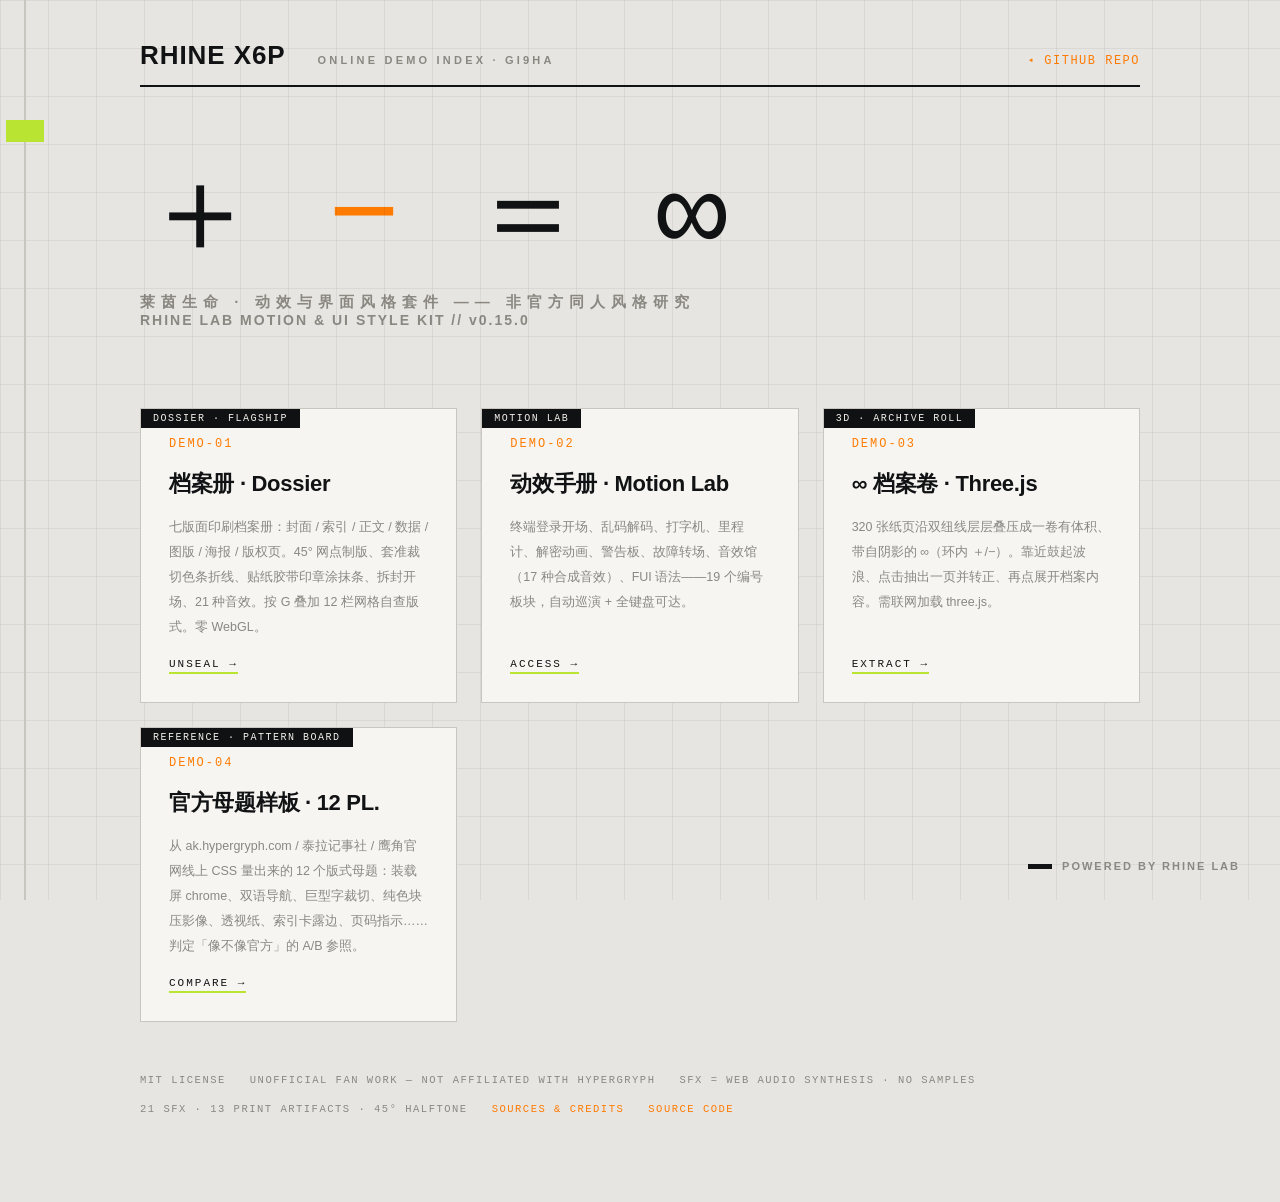
<file: index.html>
<!DOCTYPE html>
<html lang="zh-CN">
<head>
<meta charset="UTF-8">
<meta name="viewport" content="width=device-width, initial-scale=1.0">
<title>RHINE LAB — rhine-lab-motion · 在线演示 / Live Demo</title>
<link rel="stylesheet" href="assets/starter/rhinelab.css">
<style>
  .land { max-width: 1080px; margin: 0 auto; padding: 0 40px 80px; }
  .land-hero { padding: 72px 0 40px; }
  .land-hero .inf { font-family: var(--rl-font-mono); font-size: clamp(56px, 10vw, 120px); line-height: 1; letter-spacing: -2px; }
  .land-hero .inf .o { color: var(--rl-orange); }
  .land-hero .cn { font-size: 15px; letter-spacing: 6px; color: var(--rl-mute); margin-top: 14px; font-weight: 600; }
  .cards { display: grid; grid-template-columns: repeat(auto-fit, minmax(300px, 1fr)); gap: 24px; margin-top: 40px; }
  .card { display: flex; flex-direction: column; text-decoration: none; color: var(--rl-ink); background: var(--rl-card);
    border: 1px solid var(--rl-faint); padding: 28px; position: relative;
    transition: transform 0.28s cubic-bezier(0.33,1,0.68,1), border-color 0.28s, box-shadow 0.28s; }
  .card:hover { transform: translateY(-6px); border-color: var(--rl-ink); box-shadow: 0 16px 36px rgba(17,18,20,0.15); }
  .card .tab { position: absolute; top: 0; left: 0; background: var(--rl-plate); color: var(--rl-ink-inv);
    font-family: var(--rl-font-mono); font-size: 10px; letter-spacing: 1.5px; padding: 4px 12px; }
  .card h2 { font-size: 22px; font-weight: 700; letter-spacing: -0.3px; margin: 18px 0 6px; }
  .card .no { font-family: var(--rl-font-mono); font-size: 12px; color: var(--rl-orange); letter-spacing: 2px; }
  .card p { font-size: 12.5px; line-height: 2; color: var(--rl-mute); margin-top: 10px; }
  .card .go { display: inline-block; margin-top: auto; padding-top: 18px; align-self: flex-start; font-family: var(--rl-font-mono); font-size: 11px;
    letter-spacing: 2px; color: var(--rl-ink); border-bottom: 2px solid var(--rl-lime); padding-bottom: 2px; }
  .meta { font-family: var(--rl-font-mono); font-size: 10.5px; letter-spacing: 1.5px; color: var(--rl-mute);
    display: flex; flex-wrap: wrap; gap: 8px 24px; margin-top: 48px; line-height: 2; }
  .meta a { color: var(--rl-orange); text-decoration: none; }
  .meta a:hover { text-decoration: underline; }
  .hud-os a { color: var(--rl-orange); text-decoration: none; font-family: var(--rl-font-mono); font-size: 12px; letter-spacing: 1.5px; }
</style>
</head>
<body>
<div class="rail"></div>

<div class="land">
  <header class="hud-header">
    <div class="hud-title" data-scramble data-seed="1">RHINE LAB</div>
    <div class="hud-sub" data-scramble data-seed="2">ONLINE DEMO INDEX · GITHUB PAGES</div>
    <div class="hud-os"><a href="https://github.com/Rad-Weed/rhine-lab-motion" target="_blank" rel="noopener">◂ GITHUB REPO</a></div>
  </header>

  <section class="land-hero">
    <div class="inf" aria-hidden="true">＋ <span class="o">−</span> ＝ ∞</div>
    <div class="cn" data-cjk>莱茵生命 · 动效与界面风格套件 —— 非官方同人风格研究</div>
    <div class="hero-sub" data-type>RHINE LAB MOTION &amp; UI STYLE KIT // v0.15.0</div>
  </section>

  <div class="cards">
    <a class="card" href="assets/starter/index.html">
      <span class="tab">DOSSIER · FLAGSHIP</span>
      <div class="no">DEMO-01</div>
      <h2>档案册 · Dossier</h2>
      <p>七版面印刷档案册：封面 / 索引 / 正文 / 数据 / 图版 / 海报 / 版权页。45° 网点制版、套准裁切色条折线、贴纸胶带印章涂抹条、拆封开场、21 种音效。按 G 叠加 12 栏网格自查版式。零 WebGL。</p>
      <span class="go">UNSEAL →</span>
    </a>
    <a class="card" href="assets/starter/motion-lab.html">
      <span class="tab">MOTION LAB</span>
      <div class="no">DEMO-02</div>
      <h2>动效手册 · Motion Lab</h2>
      <p>终端登录开场、乱码解码、打字机、里程计、解密动画、警告板、故障转场、音效馆（17 种合成音效）、FUI 语法——19 个编号板块，自动巡演 + 全键盘可达。</p>
      <span class="go">ACCESS →</span>
    </a>
    <a class="card" href="assets/starter/scene3d.html">
      <span class="tab">3D · ARCHIVE ROLL</span>
      <div class="no">DEMO-03</div>
      <h2>∞ 档案卷 · Three.js</h2>
      <p>320 张纸页沿双纽线层层叠压成一卷有体积、带自阴影的 ∞（环内 ＋/−）。靠近鼓起波浪、点击抽出一页并转正、再点展开档案内容。需联网加载 three.js。</p>
      <span class="go">EXTRACT →</span>
    </a>
    <a class="card" href="assets/starter/pattern-board.html">
      <span class="tab">REFERENCE · PATTERN BOARD</span>
      <div class="no">DEMO-04</div>
      <h2>官方母题样板 · 12 PL.</h2>
      <p>从 ak.hypergryph.com / 泰拉记事社 / 鹰角官网线上 CSS 量出来的 12 个版式母题：装载屏 chrome、双语导航、巨型字裁切、纯色块压影像、透视纸、索引卡露边、页码指示……判定「像不像官方」的 A/B 参照。</p>
      <span class="go">COMPARE →</span>
    </a>
  </div>

  <div class="meta">
    <span>MIT LICENSE</span>
    <span>UNOFFICIAL FAN WORK — NOT AFFILIATED WITH HYPERGRYPH</span>
    <span>SFX = WEB AUDIO SYNTHESIS · NO SAMPLES</span>
    <span>21 SFX · 13 PRINT ARTIFACTS · 45° HALFTONE</span>
    <span><a href="https://github.com/Rad-Weed/rhine-lab-motion/blob/main/references/sources.md" target="_blank" rel="noopener">SOURCES &amp; CREDITS</a></span>
    <span><a href="https://github.com/Rad-Weed/rhine-lab-motion" target="_blank" rel="noopener">SOURCE CODE</a></span>
  </div>
</div>

<div class="hud-footer"><i></i>POWERED BY RHINE LAB</div>

<script src="assets/starter/rhinelab.js"></script>
</body>
</html>
</file>
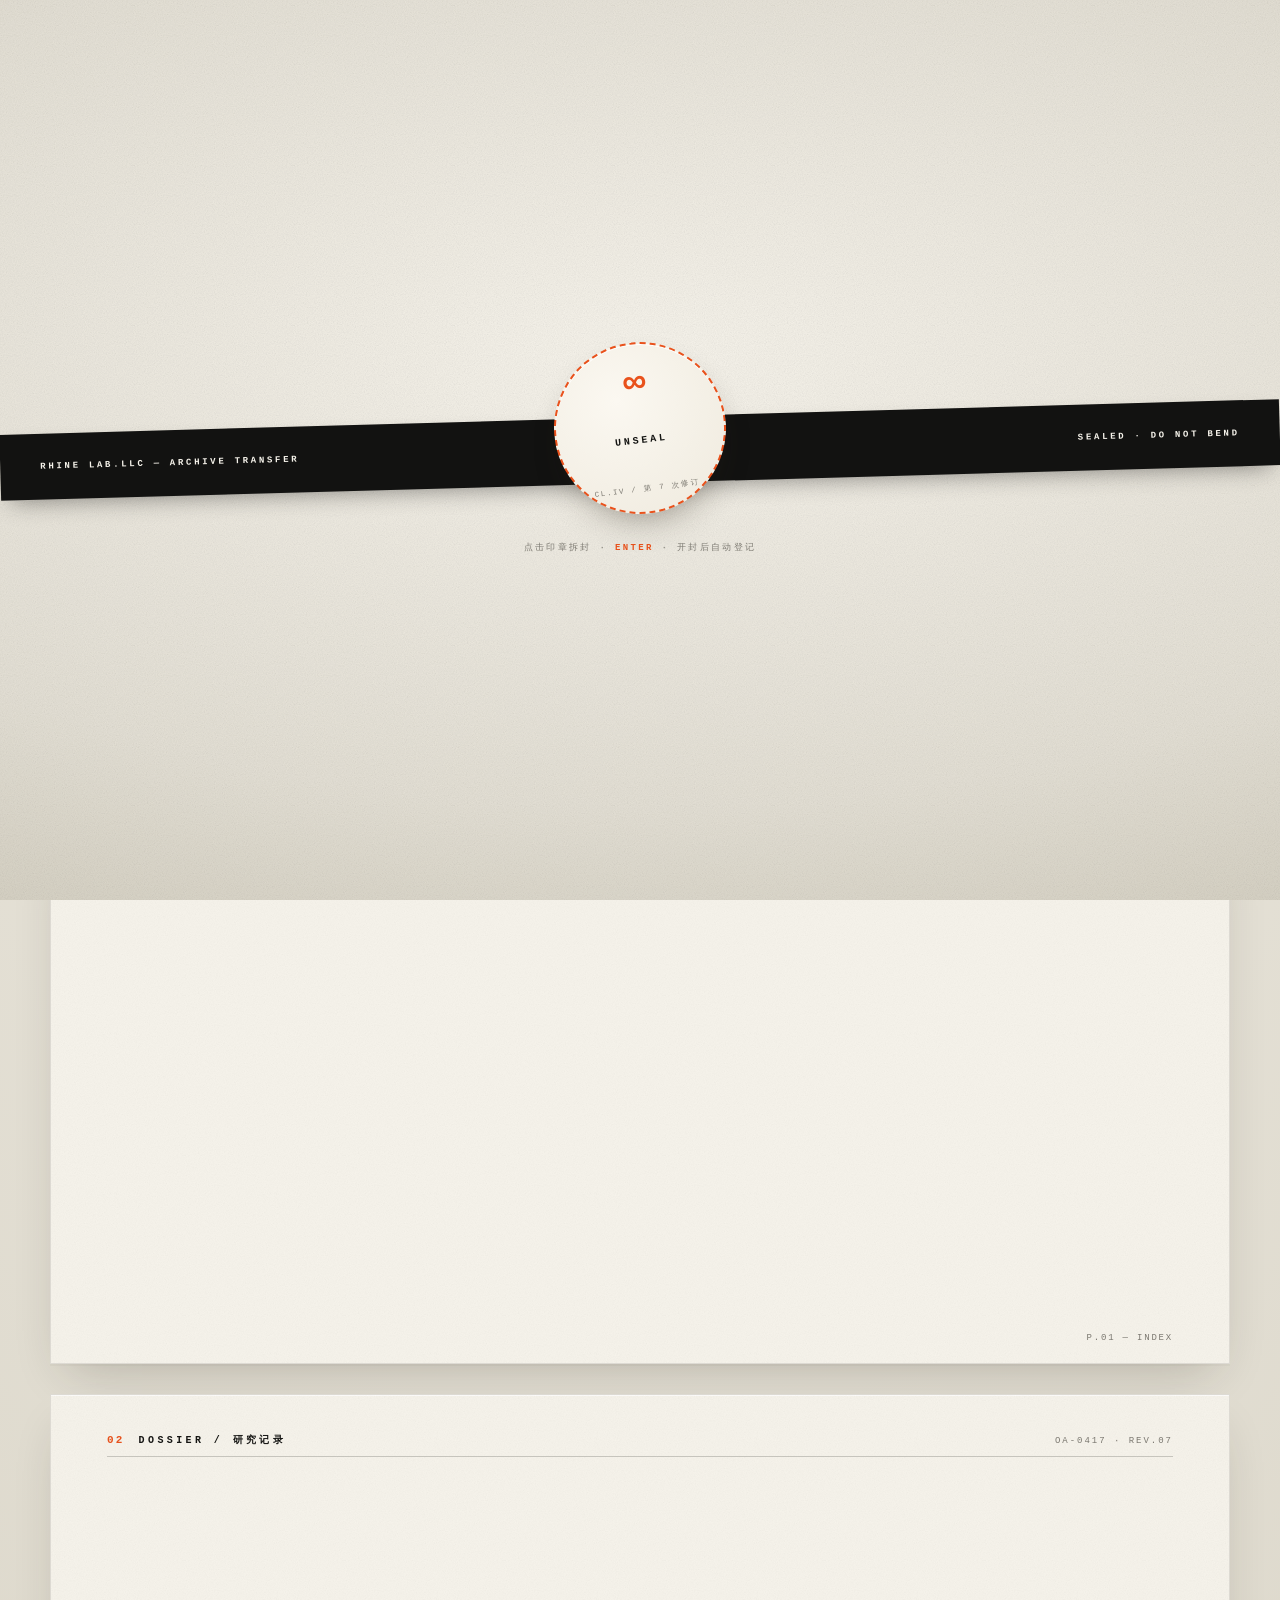
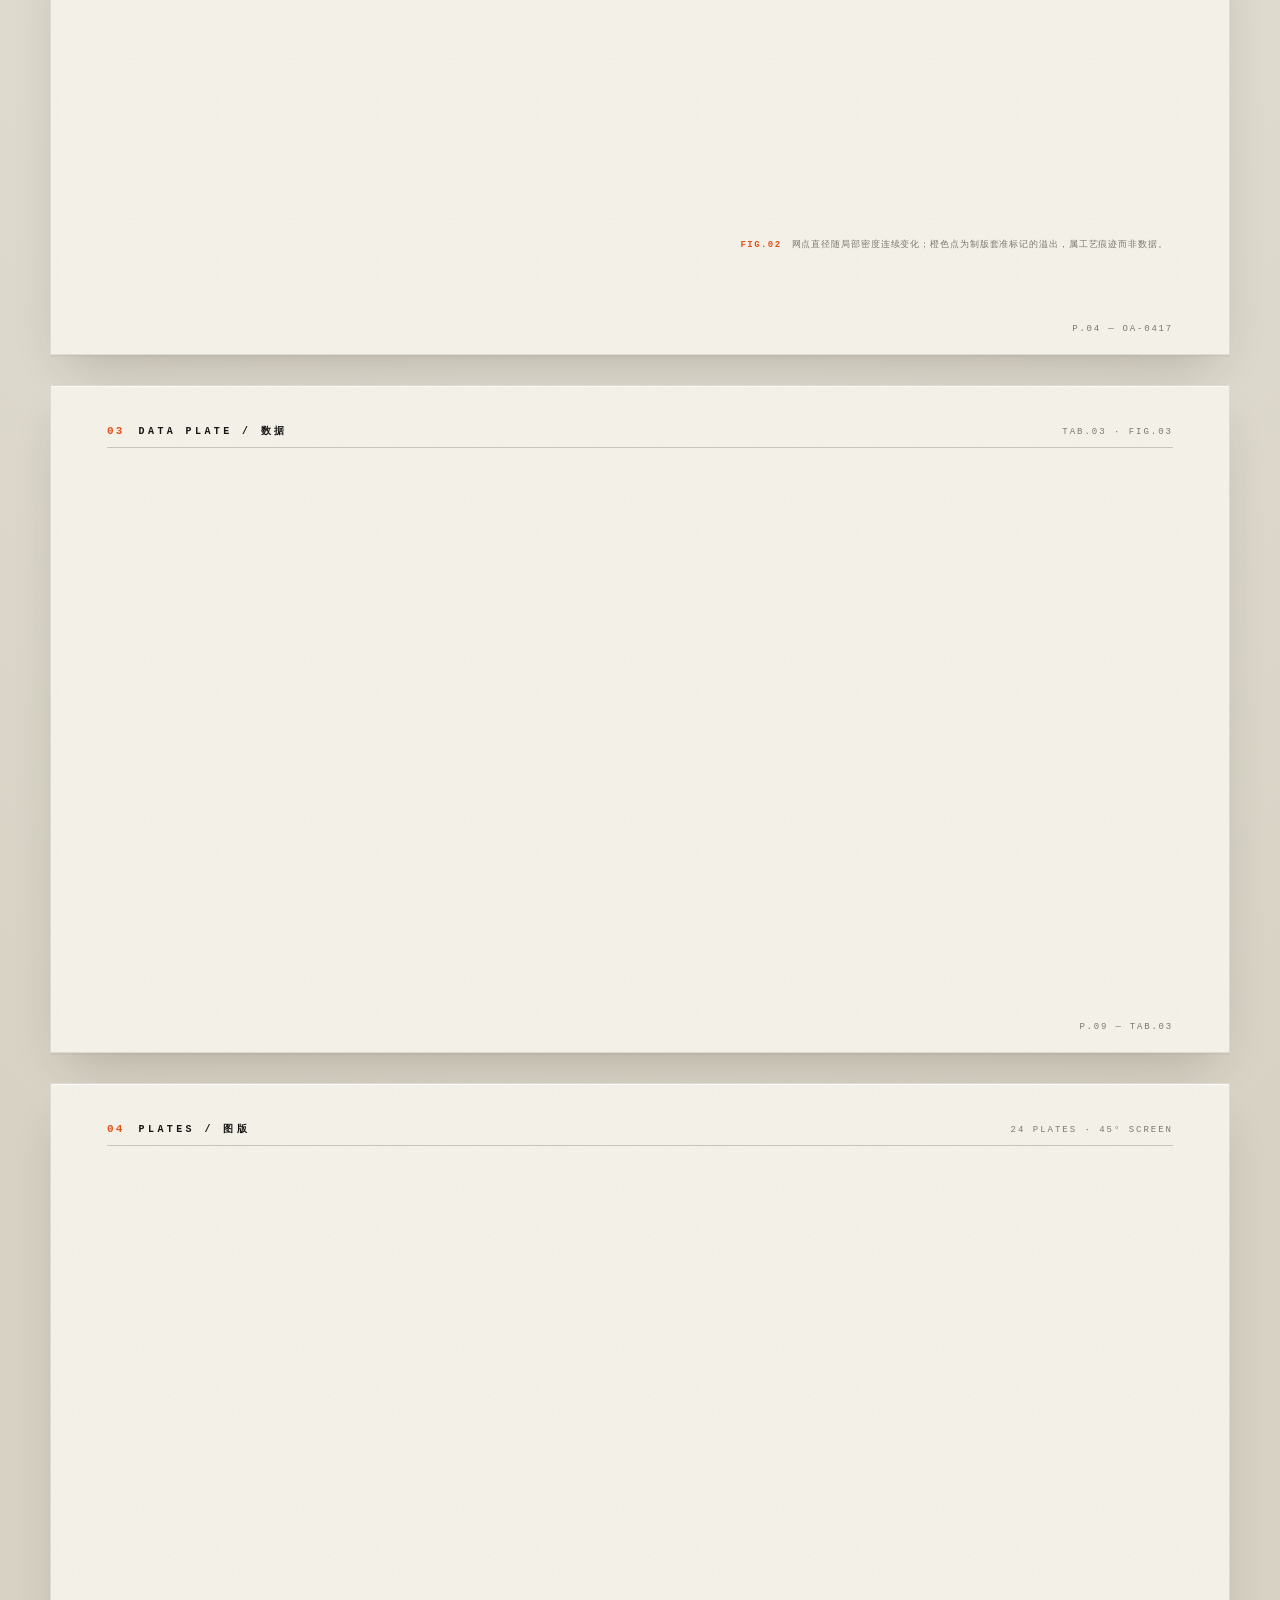
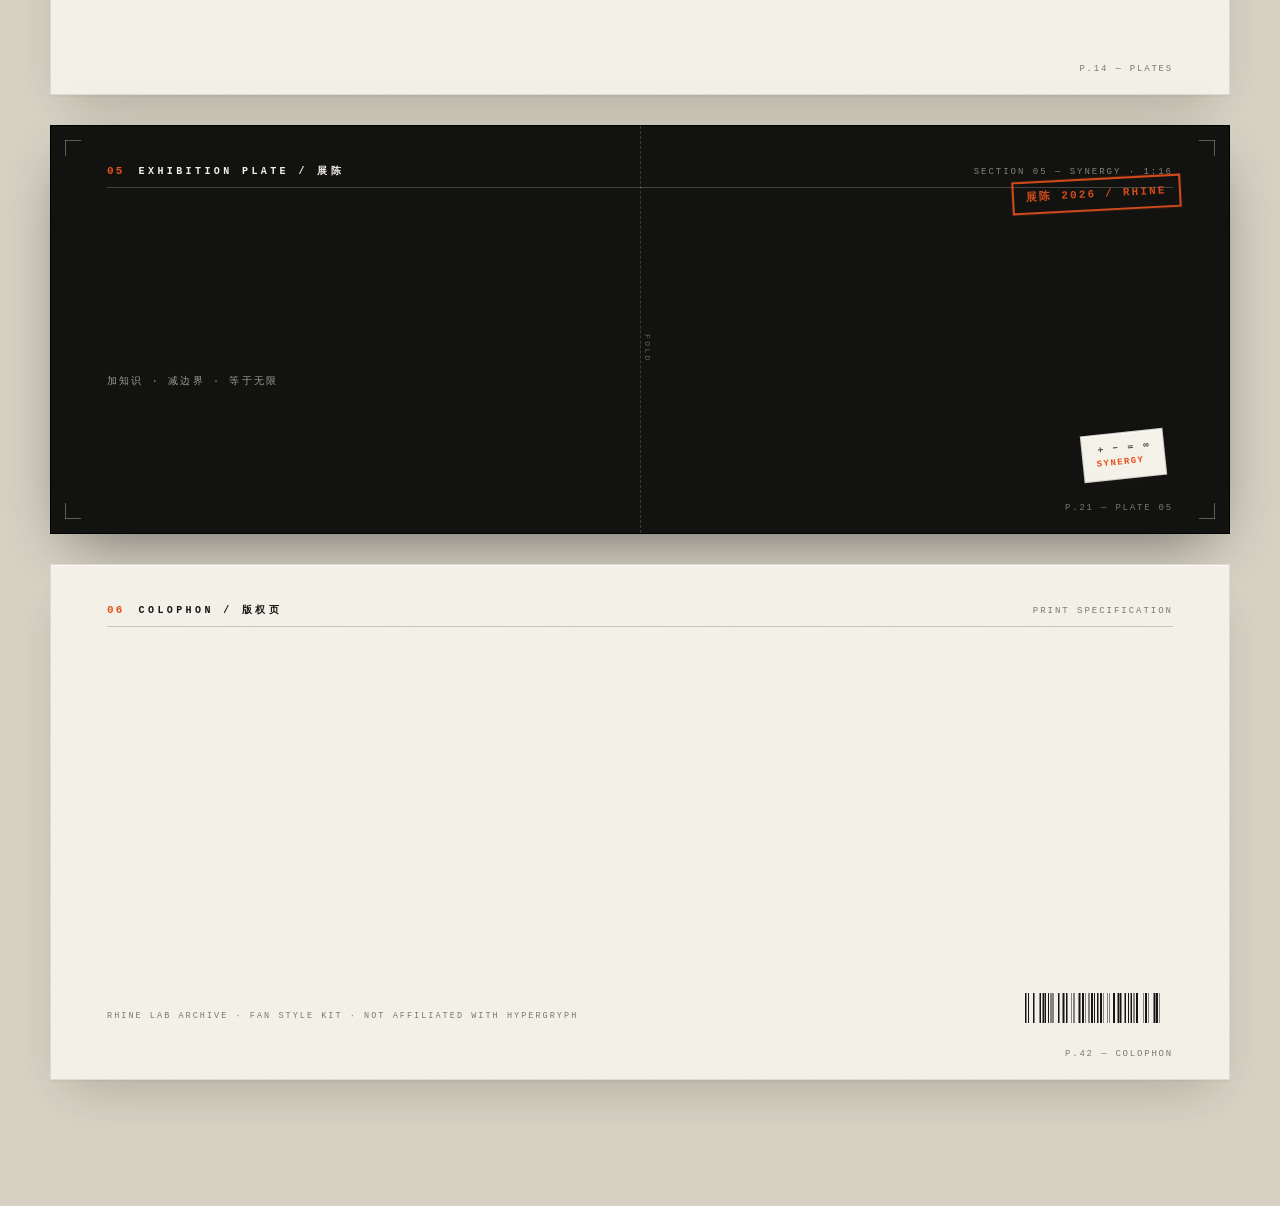
<file: assets/starter/index.html>
<!DOCTYPE html>
<html lang="zh-CN">
<head>
<meta charset="UTF-8">
<meta name="viewport" content="width=device-width, initial-scale=1.0">
<title>RHINE LAB — ARCHIVE DOSSIER / 档案集成 第一卷</title>
<meta name="description" content="莱茵生命风格印刷档案册：网格、字阶、网点图版、套印错位、印章与装订的完整编辑设计系统。非官方同人作品。">
<style>
/* ══════════════════════════════════════════════════════════════════
   RHINE LAB — ARCHIVE DOSSIER / 印刷档案系统
   v0.14.0 · 母题：一册被投影到屏幕上的印刷档案
   纸是基底，墨是内容，屏幕只追加“时间”与“光”
   ══════════════════════════════════════════════════════════════════ */

:root{
  --paper:#e4e0d5;         /* 桌面上纸的底色（页面外） */
  --sheet:#f6f3eb;         /* 正文纸面 */
  --sheet-2:#efece2;       /* 分区纸面 */
  --ink:#151513;           /* 墨 */
  --ink-2:#3c3c36;         /* 次墨（正文） */
  --mute:#7d7a72;          /* 淡墨（注/图注） */
  --hair:rgba(21,21,19,.20);
  --hair-2:rgba(21,21,19,.10);
  --accent:#e9521c;        /* 印刷橙：标注 / 索引 / 印章（面积 ≤3%） */
  --accent-ink:rgba(233,82,28,.14);
  --lime:#b9e432;          /* 屏幕端次级（仅状态语义） */
  --plate:#121211;         /* 黑版 */
  --inv:#f6f3eb;

  --page-w:1180px;
  --mar:56px;              /* 页边距 */
  --gutter:20px;
  --baseline:8px;

  --f-disp:"Helvetica Neue",Helvetica,"Nimbus Sans",Arial,sans-serif;
  --f-sans:"Source Han Sans SC","Noto Sans SC","PingFang SC","Microsoft YaHei",sans-serif;
  --f-mono:"JetBrains Mono","SF Mono","Cascadia Mono",Consolas,"Courier New",monospace;

  --noise:url("data:image/svg+xml,%3Csvg xmlns='http://www.w3.org/2000/svg' width='160' height='160'%3E%3Cfilter id='n'%3E%3CfeTurbulence type='fractalNoise' baseFrequency='0.9' numOctaves='3' stitchTiles='stitch'/%3E%3CfeColorMatrix type='saturate' values='0'/%3E%3C/filter%3E%3Crect width='160' height='160' filter='url(%23n)' opacity='0.4'/%3E%3C/svg%3E");
}

*{margin:0;padding:0;box-sizing:border-box}
html{scroll-behavior:smooth}
body{
  color:var(--ink);
  font-family:var(--f-sans);
  background:
    radial-gradient(130% 80% at 50% -12%,#f0ece3 0%,var(--paper) 52%,#d7d2c4 100%);
  -webkit-font-smoothing:antialiased;
  text-rendering:optimizeLegibility;
  padding-bottom:96px;
  overflow-x:hidden;
}
body.locked{overflow:hidden}
body::before{
  content:"";position:fixed;inset:0;z-index:0;pointer-events:none;
  background-image:var(--noise);opacity:.45;mix-blend-mode:multiply;
}
::selection{background:var(--accent);color:#fff}

/* ── 报头 / 导航 ───────────────────────────────────────────── */
.masthead{
  position:sticky;top:0;z-index:40;
  background:rgba(246,243,235,.92);
  backdrop-filter:blur(6px);
  border-bottom:1px solid var(--hair);
}
.masthead .inner{
  width:var(--page-w);max-width:calc(100% - 32px);margin:0 auto;
  display:flex;align-items:center;gap:22px;padding:11px 0;
}
.logo{
  font:700 15px/1 var(--f-disp);letter-spacing:.16em;
  display:flex;align-items:baseline;gap:6px;white-space:nowrap;
}
.logo .inf{font-family:var(--f-disp);font-size:17px;color:var(--accent);transform:translateY(.5px)}
.mh-sub{
  font:500 8.5px/1.4 var(--f-mono);letter-spacing:.24em;color:var(--mute);
  border-left:1px solid var(--hair);padding-left:14px;
}
.mh-nav{display:flex;gap:2px;margin-left:auto;flex-wrap:wrap}
.mh-nav a{
  font:600 10px/1 var(--f-mono);letter-spacing:.14em;text-transform:uppercase;
  color:var(--mute);text-decoration:none;padding:7px 9px;border-bottom:1px solid transparent;
  transition:color .2s,border-color .2s;
}
.mh-nav a i{color:var(--accent);font-style:normal;margin-right:5px}
.mh-nav a:hover{color:var(--ink)}
.mh-nav a.on{color:var(--ink);border-bottom-color:var(--ink)}
.mh-meta{
  font:500 8.5px/1.4 var(--f-mono);letter-spacing:.18em;color:var(--mute);
  border-left:1px solid var(--hair);padding-left:14px;white-space:nowrap;
}

/* ── 纸页 ──────────────────────────────────────────────────── */
.doc{
  width:var(--page-w);max-width:calc(100% - 32px);margin:26px auto 0;
  position:relative;z-index:1;
}
.spread{
  position:relative;background:var(--sheet);
  border:1px solid rgba(21,21,19,.11);
  padding:40px var(--mar) 56px;
  margin-bottom:30px;
  box-shadow:
    0 1px 0 rgba(255,255,255,.75) inset,
    0 22px 48px -18px rgba(38,32,20,.24),
    0 2px 0 rgba(0,0,0,.03);
}
.spread::after{
  content:"";position:absolute;inset:0;pointer-events:none;
  background-image:var(--noise);opacity:.22;mix-blend-mode:multiply;
}
.spread.bleed{padding-left:0;padding-right:0}
.spread.poster{
  background:var(--plate);color:var(--inv);border-color:#000;
  box-shadow:0 24px 60px -20px rgba(0,0,0,.5);
}

/* 版口信息 */
.rh{
  display:flex;align-items:baseline;gap:14px;
  border-bottom:1px solid var(--hair);padding-bottom:10px;margin-bottom:26px;
}
.rh .no{font:700 11px/1 var(--f-mono);letter-spacing:.2em;color:var(--accent)}
.rh .ti{font:600 10px/1 var(--f-mono);letter-spacing:.34em;text-transform:uppercase;color:var(--ink)}
.rh .en{font:500 9px/1 var(--f-mono);letter-spacing:.22em;color:var(--mute);margin-left:auto}
.poster .rh{border-bottom-color:rgba(246,243,235,.22)}
.poster .rh .ti{color:var(--inv)}
.poster .rh .en{color:rgba(246,243,235,.5)}
.folio{
  position:absolute;right:var(--mar);bottom:20px;
  font:500 9px/1 var(--f-mono);letter-spacing:.2em;color:var(--mute);
}
.poster .folio{color:rgba(246,243,235,.45)}

/* ── 网格 ──────────────────────────────────────────────────── */
.g{display:grid;grid-template-columns:repeat(12,1fr);gap:var(--gutter)}
.g > *{min-width:0}
.c1-12{grid-column:1/13}.c2-12{grid-column:2/13}.c1-6{grid-column:1/7}.c1-5{grid-column:1/6}.c1-4{grid-column:1/5}.c1-7{grid-column:1/8}
.c6-12{grid-column:6/13}.c7-12{grid-column:7/13}.c8-12{grid-column:8/13}
.c9-12{grid-column:9/13}.c4-7{grid-column:4/8}.c8-11{grid-column:8/12}
@media (max-width:900px){
  .g{grid-template-columns:1fr}
  .g > *{grid-column:1/-1 !important}
}

/* ── 字阶（含字距光学曲线：字号越大越收紧，越小越放开）── */
.t-cover{font:700 clamp(58px,10.4vw,148px)/.90 var(--f-disp);letter-spacing:-.035em}
.t-display{font:700 clamp(38px,5.2vw,62px)/1.02 var(--f-disp);letter-spacing:-.02em}
.t-h1{font:700 27px/1.25 var(--f-sans);letter-spacing:.01em}
.t-h2{font:600 17px/1.55 var(--f-sans);letter-spacing:.02em}
.t-lead{font:400 14.5px/2 var(--f-sans);letter-spacing:.02em;color:var(--ink-2)}
.t-body{font:400 13px/1.98 var(--f-sans);letter-spacing:.02em;color:var(--ink-2)}
.t-body + .t-body{margin-top:.9em;text-indent:2em}
.t-cap{font:500 10px/1.75 var(--f-mono);letter-spacing:.16em;color:var(--mute);text-transform:uppercase}
.t-micro{font:500 8.5px/1.5 var(--f-mono);letter-spacing:.24em;color:var(--mute);text-transform:uppercase}
.t-num{font:700 clamp(46px,7vw,92px)/1 var(--f-disp);font-variant-numeric:tabular-nums;letter-spacing:-.02em}
.t-outline{
  font:700 clamp(90px,17vw,220px)/.82 var(--f-disp);letter-spacing:-.04em;
  color:transparent;-webkit-text-stroke:1px var(--hair);user-select:none;
}
.accent{color:var(--accent)}
.mono{font-family:var(--f-mono);font-variant-numeric:tabular-nums}

/* ── 印刷件：标记 / 色条 / 折线 ────────────────────────────── */
.cropmarks span{position:absolute;width:16px;height:16px;opacity:.55}
.cropmarks span::before,.cropmarks span::after{content:"";position:absolute;background:var(--ink)}
.cropmarks span::before{width:16px;height:1px}
.cropmarks span::after{width:1px;height:16px}
.cropmarks .tl{left:14px;top:14px}
.cropmarks .tr{right:14px;top:14px}
.cropmarks .tr::before{right:0}.cropmarks .tr::after{right:0}
.cropmarks .bl{left:14px;bottom:14px}
.cropmarks .bl::before{bottom:0}.cropmarks .bl::after{bottom:0}
.cropmarks .br{right:14px;bottom:14px}
.cropmarks .br::before{right:0;bottom:0}.cropmarks .br::after{right:0;bottom:0}
.poster .cropmarks span::before,.poster .cropmarks span::after{background:rgba(246,243,235,.6)}

.reg{position:relative;width:34px;height:34px;opacity:.5}
.reg::before,.reg::after{content:"";position:absolute;inset:0;border:1px solid var(--ink);border-radius:50%}
.reg::after{inset:9px}
.reg i,.reg b{position:absolute;background:var(--ink)}
.reg i{left:50%;top:-6px;width:1px;height:46px;transform:translateX(-.5px)}
.reg b{top:50%;left:-6px;height:1px;width:46px;transform:translateY(-.5px)}

.colorbar{display:flex;gap:0;border:1px solid var(--hair)}
.colorbar i{width:26px;height:14px;display:block}
.colorbar i:nth-child(1){background:#00a0b0}
.colorbar i:nth-child(2){background:#d8006f}
.colorbar i:nth-child(3){background:#f2c500}
.colorbar i:nth-child(4){background:#121211}
.colorbar i:nth-child(5){background:#e9521c}

.fold{position:absolute;top:0;bottom:0;width:1px;border-left:1px dashed var(--hair);opacity:.8}
.fold em{
  position:absolute;top:50%;left:6px;transform:rotate(90deg);transform-origin:left center;
  font:500 8px/1 var(--f-mono);letter-spacing:.3em;color:var(--mute);white-space:nowrap;
}

/* ── 贴 / 胶带 / 印章 / 涂抹条 ─────────────────────────────── */
.sticker{
  position:absolute;background:#fbf8f0;border:1px solid rgba(21,21,19,.16);
  padding:9px 13px;transform:rotate(-5deg);
  box-shadow:0 8px 16px -6px rgba(38,32,20,.35),0 1px 0 #fff inset;
  font:600 9px/1.5 var(--f-mono);letter-spacing:.16em;text-transform:uppercase;color:var(--ink-2);
}
.sticker b{color:var(--accent)}
.tape{
  position:absolute;width:132px;height:26px;transform:rotate(-3.5deg);
  background:linear-gradient(180deg,rgba(255,255,255,.55),rgba(240,236,226,.42));
  border-left:1px dotted rgba(21,21,19,.14);border-right:1px dotted rgba(21,21,19,.14);
  box-shadow:0 2px 5px rgba(38,32,20,.12);
  clip-path:polygon(1% 4%,99% 0,100% 52%,98% 100%,2% 96%,0 48%);
}
.stamp{
  display:inline-block;transform:rotate(-11deg);
  border:2px solid var(--accent);color:var(--accent);
  font:700 11px/1 var(--f-mono);letter-spacing:.2em;text-transform:uppercase;
  padding:9px 12px;opacity:.82;mix-blend-mode:multiply;
  box-shadow:0 0 0 1px rgba(233,82,28,.14);
}
.stamp.ink{border-color:var(--ink);color:var(--ink)}
.redact{
  background:var(--ink);color:transparent;padding:0 .22em;border-radius:1px;
  cursor:help;transition:background .18s,color .18s;
}
.redact:hover{background:var(--accent-ink);color:var(--ink)}
.sidenote{
  border-left:1px solid var(--hair);padding-left:14px;
  font:500 10px/1.9 var(--f-mono);letter-spacing:.06em;color:var(--mute);
}
.sidenote b{color:var(--accent);font-weight:700}
.footnote{
  border-top:1px solid var(--hair);margin-top:18px;padding-top:10px;
  font:500 9.5px/1.85 var(--f-mono);letter-spacing:.04em;color:var(--mute);
}
.footnote sup{color:var(--accent)}
.strike{text-decoration:line-through;text-decoration-thickness:1px;text-decoration-color:var(--accent)}

/* ── 图版 ──────────────────────────────────────────────────── */
.plate{position:relative;background:var(--sheet-2);border:1px solid var(--hair)}
.plate canvas{display:block;width:100%;height:100%}
.plate .plate-tag{
  position:absolute;left:0;top:0;background:var(--ink);color:var(--inv);
  font:600 8.5px/1 var(--f-mono);letter-spacing:.18em;padding:6px 8px;
}
.plate .plate-cap{
  position:absolute;left:0;right:0;bottom:0;padding:9px 11px;
  background:linear-gradient(transparent,rgba(246,243,235,.94) 40%);
  font:500 8.5px/1.6 var(--f-mono);letter-spacing:.12em;color:var(--ink-2);
}
.figcap{
  display:flex;gap:10px;margin-top:9px;
  font:500 9px/1.7 var(--f-mono);letter-spacing:.1em;color:var(--mute);
}
.figcap b{color:var(--accent);letter-spacing:.16em;white-space:nowrap}

/* ── 表格 / 图表 ───────────────────────────────────────────── */
.tab{width:100%;border-collapse:collapse;font-family:var(--f-mono);font-variant-numeric:tabular-nums}
.tab thead th{
  font:600 8.5px/1 var(--f-mono);letter-spacing:.2em;text-transform:uppercase;color:var(--mute);
  text-align:left;padding:0 0 8px;border-bottom:1px solid var(--ink);
}
.tab td{
  font:400 12px/1 var(--f-mono);padding:10px 0;border-bottom:1px solid var(--hair-2);color:var(--ink-2);
}
.tab td.n{text-align:right}
.tab tr.hot td{color:var(--accent)}
.tab tr.hot td::before{content:"▍";color:var(--accent);margin-right:4px}
.tab caption{
  caption-side:top;text-align:left;font:600 9px/1 var(--f-mono);letter-spacing:.24em;
  text-transform:uppercase;color:var(--ink);padding-bottom:10px;
}
.chart{display:block;width:100%;height:220px;overflow:visible}
.chart .axis{stroke:var(--hair);stroke-width:1}
.chart .grid{stroke:var(--hair-2);stroke-width:1}
.chart .line{fill:none;stroke:var(--ink);stroke-width:1.6}
.chart .dot{fill:var(--accent)}
.chart text{font:500 8px var(--f-mono);letter-spacing:.12em;fill:var(--mute)}
.chart .note{fill:var(--accent)}

/* ── 装订 ──────────────────────────────────────────────────── */
.binding{position:fixed;left:max(10px,calc(50% - 660px));top:0;bottom:0;width:26px;z-index:2;pointer-events:none}
.binding i{
  position:absolute;left:6px;width:13px;height:13px;border-radius:50%;
  background:radial-gradient(circle at 34% 30%,#d8d3c6,#a9a496);
  box-shadow:inset 0 0 0 1px rgba(21,21,19,.28),inset 0 2px 3px rgba(0,0,0,.4);
}

/* ── 拆封覆盖层 ────────────────────────────────────────────── */
.unseal{
  position:fixed;inset:0;z-index:90;display:grid;place-items:center;
  background:
    radial-gradient(120% 80% at 50% 40%,#f7f4ec 0%,var(--paper) 62%,#cec9ba 100%);
  transition:opacity .62s ease,visibility .62s;
}
.unseal::before{
  content:"";position:absolute;inset:0;background-image:var(--noise);opacity:.5;mix-blend-mode:multiply;
}
.unseal .band{
  position:absolute;left:0;right:0;top:50%;height:66px;transform:translateY(-50%) rotate(-1.6deg);
  background:var(--plate);color:var(--inv);
  display:flex;align-items:center;justify-content:space-between;padding:0 40px;
  font:600 9px/1 var(--f-mono);letter-spacing:.3em;text-transform:uppercase;
  box-shadow:0 10px 24px -10px rgba(0,0,0,.45);
  transition:transform .8s cubic-bezier(.7,0,.2,1),opacity .5s .35s;
}
.unseal-inner{position:relative;display:grid;justify-items:center;gap:26px;padding:22px}
.seal{
  width:172px;height:172px;border-radius:50%;position:relative;cursor:pointer;
  display:grid;place-items:center;gap:2px;padding:0;font-family:inherit;
  background:radial-gradient(circle at 38% 32%,#fbf8f1,#efeade);
  border:2px dashed var(--accent);
  box-shadow:0 16px 34px -14px rgba(38,32,20,.45),0 1px 0 #fff inset;
  transform:rotate(-7deg);transition:transform .3s,box-shadow .3s;
}
.seal:hover{transform:rotate(-3deg) scale(1.02)}
.seal .mark{font:700 34px/1 var(--f-disp);color:var(--accent)}
.seal .un{font:700 10px/1 var(--f-mono);letter-spacing:.28em;color:var(--ink)}
.seal .sub{font:500 7.5px/1 var(--f-mono);letter-spacing:.22em;color:var(--mute)}
.seal.stamping{transform:rotate(-7deg) scale(.86);box-shadow:0 4px 10px -6px rgba(0,0,0,.5)}
.unseal .hint{
  font:500 9px/1.9 var(--f-mono);letter-spacing:.26em;color:var(--mute);text-align:center;text-transform:uppercase;
}
.unseal .hint b{color:var(--accent)}
.unseal.off{opacity:0;visibility:hidden}
.unseal.off .band{transform:translateY(-50%) translateX(-104%) rotate(-1.6deg);opacity:0}
.unseal.off .seal{transform:translateY(26px) rotate(6deg) scale(.9);opacity:0;transition:.5s}

/* ── HUD / 辅助层 ──────────────────────────────────────────── */
.hud{
  position:fixed;right:16px;bottom:14px;z-index:50;display:flex;gap:12px;align-items:center;
  font:500 8.5px/1 var(--f-mono);letter-spacing:.18em;color:var(--mute);
  background:rgba(246,243,235,.86);border:1px solid var(--hair);padding:7px 10px;
  backdrop-filter:blur(4px);
}
.hud b{color:var(--ink);font-weight:600}
.hud button{
  font:inherit;color:var(--mute);background:none;border:1px solid var(--hair);
  padding:4px 7px;cursor:pointer;letter-spacing:.16em;transition:.2s;
}
.hud button:hover{color:var(--ink);border-color:var(--ink)}
.grid-overlay{position:fixed;inset:0;z-index:60;pointer-events:none;opacity:0;transition:opacity .25s}
body.grid-on .grid-overlay{opacity:1}
.grid-overlay .cols{
  width:var(--page-w);max-width:calc(100% - 32px);height:100%;margin:0 auto;
  display:grid;grid-template-columns:repeat(12,1fr);gap:var(--gutter);
  border-left:1px solid rgba(233,82,28,.28);border-right:1px solid rgba(233,82,28,.28);
}
.grid-overlay .cols i{background:rgba(233,82,28,.055);border-left:1px solid rgba(233,82,28,.10);border-right:1px solid rgba(233,82,28,.10)}
.grid-overlay .base{
  position:absolute;inset:0;
  background:repeating-linear-gradient(180deg,rgba(0,120,200,.10) 0 1px,transparent 1px var(--baseline));
  mix-blend-mode:multiply;
}

/* ── 入场（墨压印 / 纸页上浮） ─────────────────────────────── */
[data-rev]{
  opacity:0;transform:translateY(9px);filter:blur(1.6px);
  transition:opacity .72s ease,transform .72s cubic-bezier(.33,1,.68,1),filter .72s ease;
  transition-delay:var(--d,0ms);
}
[data-rev].in{opacity:1;transform:none;filter:none}
.plate:hover{transform:translateY(-3px);box-shadow:0 14px 26px -14px rgba(38,32,20,.4)}
.plate{transition:transform .3s cubic-bezier(.33,1,.68,1),box-shadow .3s}

@media (prefers-reduced-motion: reduce){
  [data-rev]{opacity:1;transform:none;filter:none;transition:none}
  .unseal{transition:none}
}
@media (max-width:760px){
  .mh-sub,.mh-meta{display:none}
  .spread{padding:26px 20px 44px}
  :root{--mar:20px}
  .binding{display:none}
}

/* 封面关键词行 */
.cv-kw{display:flex;gap:16px;align-items:baseline;border-top:1px solid var(--hair);margin-top:28px;padding-top:9px;flex-wrap:wrap}
.cv-kw span:first-child{font:600 8.5px/1 var(--f-mono);letter-spacing:.26em;color:var(--mute)}
.cv-kw span:last-child{font:500 9px/1.4 var(--f-mono);letter-spacing:.18em;color:var(--ink-2)}

</style>
<style>
/* ══ 页面专属版式：封面 / 索引 / 图版 / 海报 / 版权页 ══ */
.cover{padding-top:34px}
.cover .cropmarks{position:absolute;inset:0;pointer-events:none}
.cover-body{display:grid;grid-template-columns:1fr 262px;gap:38px;margin-top:30px;align-items:start}
@media (max-width:900px){.cover-body{grid-template-columns:1fr}}
.cv-rule{height:1px;background:var(--ink);margin:20px 0 14px}
.cv-lockup{display:flex;justify-content:space-between;gap:20px;flex-wrap:wrap}
.cv-lockup span{font:600 10.5px/1 var(--f-mono);letter-spacing:.30em;text-transform:uppercase}
.cv-cn{max-width:30em;margin-top:22px}
.cv-right{position:relative;padding-top:4px}
.cv-inf{width:100%;height:auto;display:block;margin-bottom:18px}
.cv-inf circle{fill:none;stroke:var(--ink);stroke-width:2.4;opacity:.9}
.cv-inf .ghost{stroke:var(--accent);stroke-width:1;opacity:.5}
.meta-rows{border-top:1px solid var(--ink)}
.meta-rows div{display:flex;justify-content:space-between;gap:10px;padding:7px 0;border-bottom:1px solid var(--hair-2)}
.meta-rows dt{font:500 8.5px/1.6 var(--f-mono);letter-spacing:.2em;color:var(--mute);text-transform:uppercase}
.meta-rows dd{font:600 9.5px/1.6 var(--f-mono);letter-spacing:.1em;text-align:right}
.barcode{width:100%;height:auto;display:block;margin-top:14px;image-rendering:pixelated}
.cv-sticker{right:-6px;bottom:96px;max-width:190px;line-height:1.7}
.cv-tape{left:-26px;top:-12px}
.cv-marks{display:flex;align-items:center;justify-content:space-between;margin-top:26px;gap:16px;flex-wrap:wrap}
.cv-foot{display:flex;justify-content:space-between;gap:16px;margin-top:16px;flex-wrap:wrap}

/* 索引 */
.ix{margin-top:6px}
.ix-row{display:flex;align-items:baseline;gap:12px;padding:11px 0;border-bottom:1px solid var(--hair-2);text-decoration:none;color:inherit}
.ix-row .code{font:700 10px/1 var(--f-mono);letter-spacing:.14em;color:var(--accent);width:26px;flex:none}
.ix-row .nm{font:600 13px/1.4 var(--f-sans);letter-spacing:.03em}
.ix-row .en{font:500 8.5px/1 var(--f-mono);letter-spacing:.2em;color:var(--mute);text-transform:uppercase}
.ix-row .lead{flex:1;border-bottom:1px dotted var(--hair);transform:translateY(-3px)}
.ix-row .pg{font:600 10px/1 var(--f-mono);letter-spacing:.12em;color:var(--ink-2)}
.ix-row:hover .nm{color:var(--accent)}
.abstract{margin-top:26px;padding-top:14px;border-top:1px solid var(--ink)}
.abstract .t-body{column-count:2;column-gap:26px}
@media (max-width:760px){.abstract .t-body{column-count:1}}
.big-no{position:relative;text-align:right}
.big-no .t-outline{display:block;margin-top:-22px}
.big-no .anno{position:absolute;right:0;top:46%;width:64%;height:1px;background:var(--hair)}
.big-no .anno::before{content:"";position:absolute;left:0;top:-3px;width:7px;height:7px;border:1px solid var(--accent);border-radius:50%}
.big-no .anno span{position:absolute;right:0;top:-18px;font:500 8px/1 var(--f-mono);letter-spacing:.2em;color:var(--mute)}

/* 正文跨栏 */
.body-cols{column-count:2;column-gap:30px}
@media (max-width:760px){.body-cols{column-count:1}}
.dropcap::first-letter{
  float:left;font:700 54px/.86 var(--f-disp);margin:4px 8px 0 0;color:var(--ink);
  letter-spacing:-.03em;
}
.q-note{display:inline-block;font:600 9px/1 var(--f-mono);color:var(--accent);vertical-align:super}
.pull{
  border-top:2px solid var(--ink);border-bottom:1px solid var(--hair);
  padding:14px 0;margin:20px 0;font:600 15px/1.9 var(--f-sans);letter-spacing:.02em;
}
.pull em{font-style:normal;color:var(--accent)}

/* 图版集 */
.plates{display:grid;grid-template-columns:repeat(2,1fr);gap:22px}
@media (max-width:760px){.plates{grid-template-columns:1fr}}
.plates .plate{aspect-ratio:4/3}
.plates .plate:nth-child(2){transform:translateY(18px)}
.plates .plate:nth-child(3){transform:translateY(-10px)}
.plates .plate:nth-child(4){transform:translateY(8px)}
.plates .plate:hover{transform:translateY(-4px)}

/* 海报版 */
.poster .glyphs{display:flex;gap:.06em;flex-wrap:wrap;align-items:flex-end;margin:26px 0 10px}
.poster .glyphs span{font:700 clamp(64px,13.5vw,190px)/.86 var(--f-disp);letter-spacing:-.03em;display:inline-block}
.poster .glyphs span:nth-child(2){color:var(--accent)}
.poster .cap-grid{display:grid;grid-template-columns:repeat(4,1fr);gap:18px;margin-top:34px;border-top:1px solid rgba(246,243,235,.22);padding-top:16px}
@media (max-width:820px){.poster .cap-grid{grid-template-columns:repeat(2,1fr)}}
.poster .cap-grid div{font:500 8.5px/1.9 var(--f-mono);letter-spacing:.16em;color:rgba(246,243,235,.6);text-transform:uppercase}
.poster .cap-grid b{display:block;color:var(--inv);letter-spacing:.24em;margin-bottom:4px}
.poster .p-seal{position:absolute;right:48px;top:52px;transform:rotate(8deg)}
.poster .p-seal .stamp{border-color:var(--accent);color:var(--accent);mix-blend-mode:screen;opacity:.9}
.poster .sticker{background:#f7f4ec;right:64px;bottom:54px;transform:rotate(-6deg)}

/* 版权页 */
.colo{display:grid;grid-template-columns:repeat(4,1fr);gap:26px;margin-top:8px}
@media (max-width:820px){.colo{grid-template-columns:repeat(2,1fr)}}
.colo h4{font:600 8.5px/1 var(--f-mono);letter-spacing:.24em;text-transform:uppercase;color:var(--mute);margin-bottom:8px}
.colo p,.colo li{font:500 9.5px/1.95 var(--f-mono);letter-spacing:.04em;color:var(--ink-2);list-style:none}
.colo a{color:var(--ink);text-decoration:none;border-bottom:1px solid var(--accent)}
.colo a:hover{color:var(--accent)}
.disc{border-top:1px solid var(--ink);margin-top:22px;padding-top:12px;font:500 9px/1.9 var(--f-mono);letter-spacing:.06em;color:var(--mute)}
</style>
<script>
/* 防白屏保险：主脚本若异常，8 秒后强制拆封并显示全部内容 */
setTimeout(function () {
  var b = document.body, ov = document.getElementById('unseal');
  if (ov && !ov.classList.contains('off')) { ov.classList.add('off'); }
  if (b) b.classList.remove('locked');
  document.querySelectorAll('[data-rev]').forEach(function (el) { el.classList.add('in'); });
}, 8000);
</script>
</head>
<body class="locked">

<div class="binding" aria-hidden="true"><i style="top:16%"></i><i style="top:36%"></i><i style="top:56%"></i><i style="top:76%"></i></div>

<!-- ══ 拆封 ══ -->
<div class="unseal" id="unseal" role="dialog" aria-label="拆封档案">
  <div class="band"><span>RHINE LAB.LLC — ARCHIVE TRANSFER</span><span>SEALED · DO NOT BEND</span></div>
  <div class="unseal-inner">
    <button class="seal" id="seal" aria-label="拆封">
      <span class="mark">∞</span>
      <span class="un">UNSEAL</span>
      <span class="sub">CL.IV / 第 7 次修订</span>
    </button>
    <p class="hint">点击印章拆封 · <b>ENTER</b> · 开封后自动登记</p>
  </div>
</div>

<header class="masthead">
  <div class="inner">
    <div class="logo">RHINE LAB<span class="inf">∞</span></div>
    <div class="mh-sub"><span data-scramble>SYNTHESIZE INFORMATION</span><br><span data-scramble>ANALYSIS OS</span></div>
    <nav class="mh-nav" id="nav">
      <a href="#s00" class="on"><i>00</i>封面</a>
      <a href="#s01"><i>01</i>索引</a>
      <a href="#s02"><i>02</i>正文</a>
      <a href="#s03"><i>03</i>数据</a>
      <a href="#s04"><i>04</i>图版</a>
      <a href="#s05"><i>05</i>海报</a>
      <a href="#s06"><i>06</i>版权</a>
      <a href="motion-lab.html"><i>↗</i>动效手册</a>
      <a href="scene3d.html"><i>↗</i>3D 档案库</a>
    </nav>
    <div class="mh-meta">CAT. RL-X000<br>CL. IV / REV. 07</div>
  </div>
</header>

<main class="doc" id="doc">

  <!-- ══════════ 00 封面 ══════════ -->
  <section class="spread cover" id="s00">
    <div class="cropmarks"><span class="tl"></span><span class="tr"></span><span class="bl"></span><span class="br"></span></div>
    <div style="display:flex;justify-content:space-between;gap:16px;flex-wrap:wrap" class="t-micro">
      <span>RHINE LAB.LLC / 档案集成 · 第一卷</span>
      <span>INTERNAL CIRCULATION ONLY</span>
    </div>

    <div class="cover-body">
      <div class="cv-left">
        <div class="t-micro" data-rev>VOL. 01 — ORIGINIUM ARTS &amp; LIFE SCIENCE</div>
        <h1 class="t-cover" data-rev style="--d:90ms">RHINE<br>LAB<span class="accent">.</span></h1>
        <div class="cv-rule" data-rev style="--d:170ms"></div>
        <div class="cv-lockup" data-rev style="--d:230ms">
          <span data-scramble>SYNTHESIZE INFORMATION</span>
          <span data-scramble>ANALYSIS OS</span>
          <span class="accent">＋ − ＝ ∞</span>
        </div>
        <p class="t-lead cv-cn" data-rev style="--d:300ms">
          本卷收录第 7 次修订后的全部观测记录。档案经四名主任级研究员会签，
          按 IV 级保密协议归档；复制、外借与引用均须登记。
        </p>
        <p class="t-body cv-cn" data-rev style="--d:360ms">
          记录的排列方式即结论本身：先计量，再判断；先归档，再命名。
          任何未标注来源的数值一律视为无效观测。
        </p>
        <div class="cv-kw" data-rev style="--d:390ms">
          <span>KEYWORDS</span><span>ORIGINIUM ARTS / SYNERGY / DOSSIER / CL.IV / REV.07</span>
        </div>
        <div class="cv-marks" data-rev style="--d:440ms">
          <div class="reg" aria-hidden="true"><i></i><b></b></div>
          <div class="colorbar" aria-hidden="true"><i></i><i></i><i></i><i></i><i></i></div>
          <div class="t-micro">REG. MARK / COLOR CONTROL · 105g</div>
        </div>
      </div>

      <aside class="cv-right">
        <svg class="cv-inf" viewBox="0 0 220 120" aria-hidden="true">
          <circle class="ghost" cx="82" cy="60" r="31"></circle>
          <circle class="ghost" cx="138" cy="60" r="31"></circle>
          <circle cx="82" cy="60" r="31" data-inf-1></circle>
          <circle cx="138" cy="60" r="31" data-inf-2></circle>
        </svg>
        <dl class="meta-rows">
          <div><dt>CAT. NO.</dt><dd>RL-X000</dd></div>
          <div><dt>CLASS</dt><dd>IV / 限制</dd></div>
          <div><dt>REVISION</dt><dd>07</dd></div>
          <div><dt>PAGES</dt><dd>42</dd></div>
          <div><dt>ISSUED</dt><dd>2026.10.21</dd></div>
          <div><dt>SIGN.</dt><dd>4 / 4 会签</dd></div>
        </dl>
        <canvas class="barcode" data-barcode="RL-X000-2026-IV" width="440" height="88"></canvas>
        <div class="t-micro" style="margin-top:6px;text-align:right">RL-X000-2026-IV</div>
        <div class="sticker cv-sticker">
          <b>已归档 / FILED</b><br>2026.10.21 · 第 7 次修订<br>复制须登记
        </div>
        <div class="tape cv-tape"></div>
      </aside>
    </div>

    <div class="cv-foot">
      <div class="t-micro">PAPER 105g 胶版 / SINGLE INK + SPOT ORANGE</div>
      <div class="t-micro">PRINTED BY RHINE LAB PRINT BUREAU</div>
      <div class="t-micro accent">DO NOT DUPLICATE</div>
    </div>
    <div class="fold" style="left:63%"><em>FOLD</em></div>
    <div class="folio">P.00 — COVER</div>
  </section>

  <!-- ══════════ 01 索引 ══════════ -->
  <section class="spread" id="s01">
    <div class="rh"><span class="no">01</span><span class="ti">INDEX / 目录</span><span class="en">DEPT. RECORDS · 5 CHANNELS</span></div>
    <div class="g">
      <div class="c1-7">
        <div class="ix" data-rev>
          <a class="ix-row" href="#s02"><span class="code">OA</span><span class="nm">源石技艺部 · 应用总纲</span><span class="en">ORIGINIUM ARTS</span><span class="lead"></span><span class="pg">04</span></a>
          <a class="ix-row" href="#s03"><span class="code">BT</span><span class="nm">生命科学部 · 临床前记录</span><span class="en">BIOTECH</span><span class="lead"></span><span class="pg">09</span></a>
          <a class="ix-row" href="#s04"><span class="code">DF</span><span class="nm">防御工程部 · 应力测试</span><span class="en">DEFENSE</span><span class="lead"></span><span class="pg">14</span></a>
          <a class="ix-row" href="#s04"><span class="code">EN</span><span class="nm">能源转化部 · 供能效率</span><span class="en">ENERGY</span><span class="lead"></span><span class="pg">21</span></a>
          <a class="ix-row" href="#s04"><span class="code">LG</span><span class="nm">后勤中枢 · 流转与巡检</span><span class="en">LOGISTICS</span><span class="lead"></span><span class="pg">28</span></a>
        </div>
        <div class="abstract" data-rev style="--d:120ms">
          <div class="t-micro" style="margin-bottom:8px">ABSTRACT / 摘要</div>
          <div class="t-body">
            本卷以「可复核」为唯一编排原则。凡进入正文的数值，均须附观测条件、采样批次与偏差区间；凡未通过双盲复核的结论，一律降级为脚注并以<em class="accent" style="font-style:normal">橙色标记</em>。
          </div>
          <div class="t-body">
            图像部分采用 45° 单色网点制版，网点直径随密度连续变化，不作锐化处理——保留观测时的噪声，是档案可信度的一部分。
          </div>
        </div>
      </div>

      <div class="c9-12 big-no" data-rev style="--d:200ms">
        <div class="t-micro" style="text-align:right">TOTAL RECORDS</div>
        <span class="t-outline" data-ode="42">42</span>
        <div class="anno">含附表 18 / 图版 24</div>
        <div class="sidenote" style="margin-top:26px">
          <b>注 01</b>　编号连续，缺号即销毁。<br>
          <b>注 02</b>　REV.05 曾撤回两项结论，见 P.11 修订栏。<br>
          <b>注 03</b>　本卷不含附录 C（权限不足）。
        </div>
      </div>
    </div>
    <div class="folio">P.01 — INDEX</div>
  </section>

  <!-- ══════════ 02 正文 ══════════ -->
  <section class="spread" id="s02">
    <div class="rh"><span class="no">02</span><span class="ti">DOSSIER / 研究记录</span><span class="en">OA-0417 · REV.07</span></div>
    <div class="g">
      <div class="c1-7">
        <h2 class="t-h1" data-rev style="margin-bottom:14px">源石技艺应用总纲<br><span class="t-cap" style="display:block;margin-top:8px">GENERAL SPECIFICATION OF ORIGINIUM ARTS</span></h2>
        <div class="body-cols t-body">
          <p class="dropcap" data-rev style="--d:60ms">术式回路的稳定性并不取决于输出上限，而取决于回路在负载变化时的收敛速度。第七次修订将收敛窗口从 <span class="mono">1.8s</span> 收窄至 <span class="mono">1.2s</span>，代价是法阵边缘出现<span class="redact">低频共振</span>的阈值下降约 <span class="mono">6.4%</span><span class="q-note">[2]</span>。</p>
          <p data-rev style="--d:120ms">三次对照实验均在受控低温工况下进行。对照组采用旧版回路，实验组的差异仅限于导流层的<span class="redact">材料替换</span>；其余参数（供能、环境、操作者）保持一致。</p>
          <p data-rev style="--d:180ms">结论：效率提升 <span class="mono">8.3%</span>，但长期稳定性仍待验证。建议在下一年度预算周期内追加三组实验，并同步更新风险评估模型<span class="q-note">[3]</span>。</p>
        </div>
        <div class="pull" data-rev style="--d:240ms">「先计量，再判断。<em>未标注来源的数值，一律无效。</em>」</div>
        <div class="footnote" data-rev style="--d:300ms">
          <sup>[2]</sup> 边缘共振的观测方法见 P.06，采样率 48kHz。<br>
          <sup>[3]</sup> 风险模型版本 R7-3；旧版已于 REV.05 撤回，撤回记录附于 P.11。
        </div>
      </div>

      <div class="c8-12">
        <figure class="plate" data-rev style="--d:120ms;aspect-ratio:5/4">
          <canvas data-halftone="figure" data-cell="4.4"></canvas>
          <span class="plate-tag">FIG.02</span>
          <figcaption class="plate-cap">实验体观测影像 / SUBJECT 07 — 45° 单色网点，密度 38%</figcaption>
        </figure>
        <div class="figcap"><b>FIG.02</b><span>网点直径随局部密度连续变化；橙色点为制版套准标记的溢出，属工艺痕迹而非数据。</span></div>

        <div data-rev style="position:relative;margin-top:26px;--d:240ms">
          <div class="sidenote">
            <b>边注</b>　观测者在记录第 12 分钟出现手部震颤，数据段已标注为<span class="strike">可用</span>待复核。
          </div>
          <div class="stamp" style="position:absolute;right:0;bottom:-42px">已阅 / APPROVED</div>
          <div class="tape" style="left:-14px;bottom:-30px;transform:rotate(2.5deg)"></div>
        </div>
      </div>
    </div>
    <div class="folio">P.04 — OA-0417</div>
  </section>

  <!-- ══════════ 03 数据 ══════════ -->
  <section class="spread" id="s03">
    <div class="rh"><span class="no">03</span><span class="ti">DATA PLATE / 数据</span><span class="en">TAB.03 · FIG.03</span></div>
    <div class="g">
      <div class="c1-6" data-rev>
        <table class="tab">
          <caption>TAB.03 — 能效迭代记录 / EFFICIENCY ITERATION</caption>
          <thead><tr><th>REV.</th><th>工况 ℃</th><th class="n">输出 GW·h⁻¹</th><th class="n">偏差 %</th><th class="n">判定</th></tr></thead>
          <tbody>
            <tr><td>R1</td><td>−12.0</td><td class="n">0.6410</td><td class="n">±2.4</td><td class="n">基线</td></tr>
            <tr><td>R3</td><td>−12.0</td><td class="n">0.6832</td><td class="n">±1.9</td><td class="n">通过</td></tr>
            <tr><td>R5</td><td>−8.5</td><td class="n">0.7114</td><td class="n">±3.1</td><td class="n">撤回</td></tr>
            <tr class="hot"><td>R7</td><td>−12.0</td><td class="n">0.7731</td><td class="n">±0.8</td><td class="n">待验证</td></tr>
            <tr><td>R7-b</td><td>−18.0</td><td class="n">0.7509</td><td class="n">±1.1</td><td class="n">观察中</td></tr>
          </tbody>
        </table>
        <div class="footnote">采样批次 B-2026-10 / n=12 / 双盲复核；R5 因采样偏差撤回，不参与趋势拟合。</div>
      </div>

      <div class="c8-12" data-rev style="--d:120ms">
        <div class="t-micro">ANCHOR VALUE / 主读数</div>
        <div class="t-num"><span data-ode="0.7731" data-dec="4">0.7731</span><span class="mono" style="font-size:12px;letter-spacing:.1em;color:var(--mute)"> GW·h⁻¹</span></div>
        <div class="t-cap" style="margin-top:2px">R7 / 偏差 ±0.8% · 待验证</div>
      </div>
    </div>

    <div class="g" data-rev style="margin-top:30px;--d:180ms">
      <div class="c1-12">
        <svg class="chart" viewBox="0 0 1080 210" aria-label="能效迭代趋势">
          <line class="axis" x1="0" y1="180" x2="1080" y2="180"></line>
          <line class="axis" x1="0" y1="10" x2="0" y2="180"></line>
          <g class="grid">
            <line x1="0" y1="140" x2="1080" y2="140"></line>
            <line x1="0" y1="100" x2="1080" y2="100"></line>
            <line x1="0" y1="60" x2="1080" y2="60"></line>
            <line x1="0" y1="20" x2="1080" y2="20"></line>
          </g>
          <polyline class="line" points="20,150 290,128 560,104 830,38 1060,58"></polyline>
          <circle class="dot" cx="830" cy="38" r="4.5"></circle>
          <line x1="830" y1="38" x2="830" y2="180" stroke="rgba(233,82,28,.5)" stroke-width="1" stroke-dasharray="3 4"></line>
          <text x="842" y="30" class="note">R7 — 0.7731</text>
          <text x="20" y="198">R1</text>
          <text x="290" y="198">R3</text>
          <text x="560" y="198">R5</text>
          <text x="830" y="198">R7</text>
          <text x="1032" y="198">R7-b</text>
          <text x="0" y="8">GW·h⁻¹</text>
        </svg>
        <div class="figcap"><b>FIG.03</b><span>趋势按 R1 / R3 / R7 / R7-b 拟合，R5 已撤回故留空。</span></div>
      </div>
    </div>
    <div class="folio">P.09 — TAB.03</div>
  </section>

  <!-- ══════════ 04 图版集 ══════════ -->
  <section class="spread" id="s04">
    <div class="rh"><span class="no">04</span><span class="ti">PLATES / 图版</span><span class="en">24 PLATES · 45° SCREEN</span></div>
    <div class="g">
      <div class="c1-4">
        <h2 class="t-h2" data-rev>图版按 45° 单色网点制版</h2>
        <p class="t-body" data-rev style="--d:60ms;margin-top:10px">
          网点直径 0.8–4.4px，随局部密度连续变化；不锐化、不插值。
          橙色点仅用于制版套准，出现位置不构成数据。
        </p>
        <div class="sidenote" data-rev style="--d:120ms;margin-top:18px">
          <b>PL.01</b> 观测阵列 / ORBIT<br>
          <b>PL.02</b> 干涉条纹 / WAVE<br>
          <b>PL.03</b> 噪声底 / NOISE<br>
          <b>PL.04</b> 实验体 / SUBJECT
        </div>
      </div>
      <div class="c6-12">
        <div class="plates">
          <figure class="plate" data-rev style="--d:80ms"><canvas data-halftone="orbit" data-cell="4"></canvas><span class="plate-tag">PL.01</span><figcaption class="plate-cap">观测阵列 · ORBIT</figcaption></figure>
          <figure class="plate" data-rev style="--d:160ms"><canvas data-halftone="wave" data-cell="4"></canvas><span class="plate-tag">PL.02</span><figcaption class="plate-cap">干涉条纹 · WAVE</figcaption></figure>
          <figure class="plate" data-rev style="--d:240ms"><canvas data-halftone="noise" data-cell="3.6"></canvas><span class="plate-tag">PL.03</span><figcaption class="plate-cap">噪声底 · NOISE FLOOR</figcaption></figure>
          <figure class="plate" data-rev style="--d:320ms"><canvas data-halftone="figure" data-cell="5"></canvas><span class="plate-tag">PL.04</span><figcaption class="plate-cap">实验体 · SUBJECT 07</figcaption></figure>
        </div>
      </div>
    </div>
    <div class="folio">P.14 — PLATES</div>
  </section>

  <!-- ══════════ 05 海报 ══════════ -->
  <section class="spread poster" id="s05">
    <div class="cropmarks"><span class="tl"></span><span class="tr"></span><span class="bl"></span><span class="br"></span></div>
    <div class="rh"><span class="no">05</span><span class="ti">EXHIBITION PLATE / 展陈</span><span class="en">SECTION 05 — SYNERGY · 1:16</span></div>
    <div class="glyphs" data-rev>
      <span>＋</span><span>−</span><span>＝</span><span>∞</span>
    </div>
    <div class="t-cap" style="color:rgba(246,243,235,.62);letter-spacing:.22em">加知识 · 减边界 · 等于无限</div>
    <div class="cap-grid" data-rev style="--d:140ms">
      <div><b>01 / METHOD</b>先归档，再命名</div>
      <div><b>02 / SCREEN</b>45° 单色网点</div>
      <div><b>03 / INK</b>单黑 + 专橙</div>
      <div><b>04 / TONE</b>冷静 · 可复核</div>
    </div>
    <div class="p-seal"><span class="stamp">展陈 2026 / RHINE</span></div>
    <div class="sticker">＋ − ＝ ∞<br><span class="accent">SYNERGY</span></div>
    <div class="fold" style="left:50%;border-color:rgba(246,243,235,.22);color:rgba(246,243,235,.45)"><em>FOLD</em></div>
    <div class="folio">P.21 — PLATE 05</div>
  </section>

  <!-- ══════════ 06 版权页 ══════════ -->
  <section class="spread" id="s06">
    <div class="rh"><span class="no">06</span><span class="ti">COLOPHON / 版权页</span><span class="en">PRINT SPECIFICATION</span></div>
    <div class="colo" data-rev>
      <div>
        <h4>出版 / ISSUE</h4>
        <p>RHINE LAB.LLC<br>档案集成 第一卷<br>第 7 次修订<br>2026.10.21</p>
      </div>
      <div>
        <h4>印刷 / PRINT</h4>
        <p>单色胶印 + 专橙<br>105g 米色胶版纸<br>45° 网点 · 175 lpi<br>套准误差 ≤0.1mm</p>
      </div>
      <div>
        <h4>字体 / TYPE</h4>
        <p>拉丁 Helvetica Neue<br>中文 思源黑体 / 苹方<br>数据 JetBrains Mono<br>字距随字号光学收紧</p>
      </div>
      <div>
        <h4>声音 / AUDIO</h4>
        <p>全部由 WebAudio<br>振荡器与噪声实时合成<br>翻页 / 盖章 / 划擦 / 撕封<br>无任何原片采样</p>
      </div>
    </div>

    <div class="colo" data-rev style="margin-top:24px;--d:120ms">
      <div style="grid-column:1/3">
        <h4>参考出处 / SOURCES</h4>
        <ul>
          <li>laiyin-video — 同人逐帧渲染短片「＋−＝∞」· AGPL-3.0 · <a href="https://github.com/tmc5csxr9m-cpu/laiyin-video" target="_blank" rel="noopener">github</a></li>
          <li>RhineLabUI — 交互式 3D 终端复刻 · MIT · <a href="https://github.com/LBEILC/RhineLabUI" target="_blank" rel="noopener">github</a></li>
          <li>rhine-lab-art — 交互艺术网站 · <a href="https://github.com/reverieach/rhine-lab-art" target="_blank" rel="noopener">github</a></li>
          <li>Multiplane — 无头 HTML 视频渲染器 · Apache-2.0 · <a href="https://github.com/LBEILC/Multiplane" target="_blank" rel="noopener">github</a></li>
        </ul>
      </div>
      <div style="grid-column:3/5">
        <h4>登记 / REGISTRY</h4>
        <p>CAT. RL-X000<br>CL. IV — 限制<br>REV. 07 / 42 页<br>复制须登记 · 外借须会签</p>
        <div class="stamp ink" style="margin-top:12px">REV.07 / 已校</div>
      </div>
    </div>

    <div class="disc" data-rev style="--d:180ms">
      《明日方舟》莱茵生命 © Hypergryph / 鹰角网络。本页为非官方同人风格演示，与官方无隶属关系；
      页面中的机构、编号、数值与结论均为虚构。音效为 WebAudio 合成，未使用任何原片采样；
      字体优先使用系统字体，未分发任何商业字体文件。
    </div>
    <div style="display:flex;justify-content:space-between;align-items:flex-end;margin-top:20px;gap:16px;flex-wrap:wrap">
      <div class="t-micro">RHINE LAB ARCHIVE · FAN STYLE KIT · NOT AFFILIATED WITH HYPERGRYPH</div>
      <canvas data-barcode="RL-X000-REV07" width="300" height="60" style="width:150px;height:auto"></canvas>
    </div>
    <div class="folio">P.42 — COLOPHON</div>
  </section>

</main>

<div class="hud">
  <span>X <b id="hx">0000</b> · Y <b id="hy">0000</b></span>
  <span>·</span>
  <span id="hsec">SEC.00</span>
  <button id="gridbtn" title="网格/基线 (G)">GRID</button>
</div>
<div class="grid-overlay" id="gridov"><div class="base"></div><div class="cols" id="gridcols"></div></div>

<script>
/* ══════════════════════════════════════════════════════════════════
   RHINE LAB — ARCHIVE DOSSIER / 运行时
   v0.14.0 · 音频总线 / 网点制版 / 拆封 / 入场 / 版式工具
   ══════════════════════════════════════════════════════════════════ */

const clamp01 = (x) => Math.min(1, Math.max(0, x));
const EASE = {
  outCubic: (t) => 1 - Math.pow(1 - clamp01(t), 3),
  outQuart: (t) => 1 - Math.pow(1 - clamp01(t), 4),
  outExpo: (t) => { t = clamp01(t); return t >= 1 ? 1 : 1 - Math.pow(2, -10 * t); },
};
function hash(n) { const x = Math.sin(n * 127.1 + 311.7) * 43758.5453123; return x - Math.floor(x); }

/* ── 音频：主总线 + 21 种合成音效（含纸质物件） ───────────────── */
const RL_SFX = {
  glass:  { f: 3200, type: "sine",     dur: 0.02,  g: 0.22, drop: 0.6 },
  ui:     { f: 640,  type: "square",   dur: 0.045, g: 0.15, drop: 0.6 },
  thump:  { f: 190,  type: "sine",     dur: 0.05,  g: 0.32, drop: 0.6 },
  type:   { f: 2200, type: "square",   dur: 0.02,  g: 0.15, drop: 0.5 },
  beep:   { f: 1200, type: "sine",     dur: 0.06,  g: 0.20, drop: 0.9 },
  chime:  { notes: [659.25, 880], type: "sine", dur: 0.16, g: 0.18, gap: 0.09 },
  alarm:  { notes: [880, 660, 880, 660], type: "square", dur: 0.09, g: 0.13, gap: 0.1 },
  scan:   { sweep: [400, 1600], type: "sawtooth", dur: 1.1, g: 0.16 },
  whoosh: { noise: true, dur: 0.32, g: 0.16, sweepFilter: [3200, 260] },
  step:   { f: 1400, type: "triangle", dur: 0.012, g: 0.13, drop: 0.7 },
  unlock: { notes: [523.25, 783.99], type: "sine", dur: 0.13, g: 0.18, gap: 0.09 },
  lock:   { notes: [392, 246.94], type: "square", dur: 0.1, g: 0.14, gap: 0.11 },
  power:  { sweep: [120, 480], type: "sawtooth", dur: 0.5, g: 0.18 },
  extract:{ noise: true, dur: 0.28, g: 0.2, sweepFilter: [500, 3000] },
  insert: { noise: true, dur: 0.26, g: 0.18, sweepFilter: [2800, 300] },
  glitch: { notes: [820, 320, 1650, 520], type: "square", dur: 0.012, g: 0.10, gap: 0.022 },
  error:  { notes: [220, 220], type: "square", dur: 0.12, g: 0.16, gap: 0.16 },
  /* 纸质物件 */
  paper:  { noise: true, dur: 0.42, g: 0.20, sweepFilter: [2400, 900], hp: 480 },
  stamp:  { notes: [140, 96], type: "sine", dur: 0.07, g: 0.30, gap: 0.04 },
  scratch:{ noise: true, dur: 0.19, g: 0.16, sweepFilter: [3600, 1400], hp: 900 },
  tear:   { noise: true, dur: 0.5,  g: 0.20, sweepFilter: [5200, 700], hp: 1200 },
};

function rlAC() {
  if (!window._rlAC) {
    const Ctor = window.AudioContext || window.webkitAudioContext;
    const c = new Ctor();
    const master = c.createGain();
    master.gain.value = 1;
    master.connect(c.destination);
    window._rlMaster = master;
    window._rlAC = c;
  }
  return window._rlAC;
}

function sfx(kind = "ui") {
  if (performance.now() < (window._rlMuteUntil || 0)) return;
  try {
    const ctx = rlAC();
    if (ctx.state === "suspended") ctx.resume();
    const P = RL_SFX[kind]; if (!P) return;
    const t0 = ctx.currentTime;
    if (P.noise) {
      const len = Math.ceil(ctx.sampleRate * P.dur);
      const buf = ctx.createBuffer(1, len, ctx.sampleRate);
      const d = buf.getChannelData(0);
      let last = 0;
      for (let i = 0; i < len; i++) {          // 轻微平滑，避免纯白噪过刺
        last = (last * 0.35) + ((Math.random() * 2 - 1) * 0.65);
        d[i] = last;
      }
      const src = ctx.createBufferSource(); src.buffer = buf;
      const flt = ctx.createBiquadFilter(); flt.type = "lowpass";
      flt.frequency.setValueAtTime(P.sweepFilter[0], t0);
      flt.frequency.exponentialRampToValueAtTime(P.sweepFilter[1], t0 + P.dur);
      const chain = [src, flt];
      if (P.hp) {
        const hp = ctx.createBiquadFilter(); hp.type = "highpass";
        hp.frequency.value = P.hp; chain.push(hp);
      }
      const g = ctx.createGain();
      g.gain.setValueAtTime(P.g, t0);
      g.gain.exponentialRampToValueAtTime(0.0001, t0 + P.dur);
      chain.forEach((n, i) => n.connect(chain[i + 1] || g));
      g.connect(window._rlMaster);
      src.start(t0); src.stop(t0 + P.dur);
      return;
    }
    const play = (f, t) => {
      const o = ctx.createOscillator(), g = ctx.createGain();
      o.type = P.type; o.frequency.setValueAtTime(f, t);
      if (P.sweep) o.frequency.exponentialRampToValueAtTime(P.sweep[1], t + P.dur);
      else if (P.drop) o.frequency.exponentialRampToValueAtTime(f * P.drop, t + P.dur * 4);
      const stopAt = P.sweep ? P.dur : P.dur * 4;
      g.gain.setValueAtTime(P.g, t);
      g.gain.setValueAtTime(P.g, t + P.dur * 0.6);
      g.gain.exponentialRampToValueAtTime(0.0001, t + stopAt);
      o.connect(g).connect(window._rlMaster); o.start(t); o.stop(t + stopAt + 0.02);
    };
    if (P.notes) P.notes.forEach((f, i) => play(f, t0 + i * (P.gap ?? 0)));
    else play(P.sweep ? P.sweep[0] : P.f, t0);
  } catch (e) { /* 无音频环境静默降级 */ }
}
let _lastGlass = 0, _lastPaper = 0;
function hoverGlass() { const n = performance.now(); if (n - _lastGlass > 80) { _lastGlass = n; sfx("glass"); } }
function hoverPaper() { const n = performance.now(); if (n - _lastPaper > 220) { _lastPaper = n; sfx("paper"); } }

/* ── 乱码解码 ─────────────────────────────────────────────────── */
const GLYPHS = "ABCDEFGHIJKLMNOPQRSTUVWXYZ0123456789#%&*+=/<>";
function scramble(el, { duration = 760, tail = 3, tick = 32 } = {}) {
  if (!el) return;
  const target = el.dataset.text ?? el.textContent;
  el.dataset.text = target;
  const t0 = performance.now();
  let raf;
  const frame = (now) => {
    const p = clamp01((now - t0) / duration);
    const solved = Math.floor(EASE.outCubic(p) * target.length);
    const t = Math.floor(now / tick);
    let out = target.slice(0, solved);
    for (let i = solved; i < Math.min(target.length, solved + tail); i++)
      out += GLYPHS[Math.floor(hash(i + (el.dataset.seed | 0) * 31, t) * GLYPHS.length)];
    el.textContent = out;
    if (p < 1) raf = requestAnimationFrame(frame);
    else el.textContent = target;
  };
  if (el._rlCancel) el._rlCancel();
  el._rlCancel = () => cancelAnimationFrame(raf);
  raf = requestAnimationFrame(frame);
}

/* ── 读数（支持小数位） ───────────────────────────────────────── */
function ode(el, to, dec = 0, duration = 1500) {
  if (!el) return;
  const t0 = performance.now();
  const fmt = (n) => dec > 0
    ? n.toFixed(dec)
    : Math.floor(n).toLocaleString("en-US");
  let raf;
  const frame = (now) => {
    const p = clamp01((now - t0) / duration);
    el.textContent = fmt(to * EASE.outExpo(p));
    if (p < 1) raf = requestAnimationFrame(frame);
    else el.textContent = fmt(to);
  };
  if (el._odeCancel) el._odeCancel();
  el._odeCancel = () => cancelAnimationFrame(raf);
  raf = requestAnimationFrame(frame);
}

/* ── 网点制版：密度采样 → 45° 单色网点 ────────────────────────── */
function makeSampler(variant, w, h) {
  if (variant === "figure") {
    const off = document.createElement("canvas");
    off.width = w; off.height = h;
    const o = off.getContext("2d");
    o.fillStyle = "#000";
    const cx = w * 0.5, hy = h * 0.36, hr = Math.min(w, h) * 0.155;
    o.beginPath(); o.arc(cx, hy, hr, 0, Math.PI * 2); o.fill();          // 头
    o.fillRect(cx - hr * 0.34, hy + hr * 0.82, hr * 0.68, hr * 0.5);     // 颈
    o.beginPath();                                                       // 肩
    o.moveTo(cx - hr * 1.9, h);
    o.quadraticCurveTo(cx - hr * 1.5, hy + hr * 1.15, cx - hr * 0.5, hy + hr * 1.2);
    o.lineTo(cx + hr * 0.5, hy + hr * 1.2);
    o.quadraticCurveTo(cx + hr * 1.5, hy + hr * 1.15, cx + hr * 1.9, h);
    o.closePath(); o.fill();
    o.fillStyle = "rgba(0,0,0,0)";                                       // 面部高光（挖空）
    o.globalCompositeOperation = "destination-out";
    o.beginPath(); o.arc(cx - hr * 0.34, hy - hr * 0.1, hr * 0.52, 0, Math.PI * 2); o.fill();
    const data = o.getImageData(0, 0, w, h).data;
    return (x, y) => {
      const i = ((y | 0) * w + (x | 0)) * 4;
      return (data[i + 3] / 255) * 0.72;
    };
  }
  if (variant === "orbit") {
    return (x, y) => {
      const dx = x - w / 2, dy = y - h / 2;
      const r = Math.hypot(dx, dy) / Math.min(w, h);
      const band = Math.abs(Math.sin(r * 26)) * 0.72;
      const fall = Math.max(0, 1 - r * 1.5);
      return clamp01(band * fall + 0.02);
    };
  }
  if (variant === "wave") {
    return (x, y) => {
      const u = x / w, v = y / h;
      const amp = Math.sin(v * 7.2 + Math.sin(u * 3.4) * 1.35);
      const edge = Math.sin(u * Math.PI);
      return clamp01((0.18 + Math.abs(amp) * 0.62) * edge);
    };
  }
  return (x, y) => {                                                     // noise floor
    const v = hash((x | 0) * 0.37 + (y | 0) * 0.91);
    const grad = 1 - (y / h) * 0.55;
    return clamp01(v * 0.55 * grad + 0.06);
  };
}

function halftone(cv, { animate = true } = {}) {
  if (cv.dataset.drawn) return;
  const cell = parseFloat(cv.dataset.cell) || 4;
  const variant = cv.dataset.halftone || "noise";
  const dpr = Math.min(2, window.devicePixelRatio || 1);
  const rect = cv.getBoundingClientRect();
  if (rect.width < 60 || rect.height < 40) return;   // 尺寸未就绪：不锁定，等下次
  cv.dataset.drawn = "1";
  const w = Math.round(rect.width);
  const h = Math.round(rect.height);
  cv.width = w * dpr; cv.height = h * dpr;
  const ctx = cv.getContext("2d");
  ctx.scale(dpr, dpr);
  const sample = makeSampler(variant, w, h);
  const cols = Math.ceil(w / cell), rows = Math.ceil(h / cell);

  const draw = (progress) => {
    ctx.clearRect(0, 0, w, h);
    ctx.fillStyle = "#efece2"; ctx.fillRect(0, 0, w, h);
    const lim = Math.max(0, Math.floor(rows * progress));
    for (let ry = 0; ry < lim; ry++) {
      for (let cx = 0; cx < cols; cx++) {
        const x = cx * cell + cell / 2, y = ry * cell + cell / 2;
        const d = sample(x, y);
        if (d <= 0.03) continue;
        const isAcc = hash(cx * 3.1 + ry * 5.7) > 0.994;
        const r = Math.min(cell * 0.63, Math.sqrt(d) * cell * (isAcc ? 0.34 : 0.63));
        const jx = (hash(cx * 13.7 + ry * 7.3) - 0.5) * 0.32;
        const jy = (hash(cx * 7.1 + ry * 11.3) - 0.5) * 0.32;
        ctx.beginPath(); ctx.arc(x + jx, y + jy, r, 0, Math.PI * 2);
        ctx.fillStyle = isAcc ? "#e9521c" : "#151513";
        ctx.fill();
      }
    }
  };

  if (!animate || matchMedia("(prefers-reduced-motion: reduce)").matches) { draw(1); return; }
  const t0 = performance.now(), dur = 780;
  (function step(now) {
    const p = clamp01((now - t0) / dur);
    draw(EASE.outCubic(p));
    if (p < 1) requestAnimationFrame(step);
  })(t0);
}

/* ── 条码 ─────────────────────────────────────────────────────── */
function barcode(cv) {
  const code = cv.dataset.barcode || "RL-X000";
  const dpr = Math.min(2, window.devicePixelRatio || 1);
  const w = cv.width, h = cv.height;
  cv.width = w * dpr; cv.height = h * dpr;
  const ctx = cv.getContext("2d");
  ctx.scale(dpr, dpr);
  ctx.fillStyle = "#151513";
  let x = 4;
  for (let i = 0; i < code.length; i++) {
    const c = code.charCodeAt(i);
    for (let k = 0; k < 4; k++) {
      const bar = 1 + Math.floor(hash(c * 0.7 + k * 3.1 + i) * 4);
      if (hash(c + k * 1.7) > 0.32) ctx.fillRect(x, 0, bar, h);
      x += bar + 1 + Math.floor(hash(c * 1.3 + k) * 3);
    }
    x += 3;
    if (x > w - 8) break;
  }
}

/* ── 拆封 ─────────────────────────────────────────────────────── */
function unseal() {
  const ov = document.getElementById("unseal");
  if (!ov || ov.classList.contains("off")) return;
  const seal = document.getElementById("seal");
  try { rlAC().resume(); } catch (e) {}
  sfx("tear");
  setTimeout(() => sfx("stamp"), 240);
  setTimeout(() => sfx("paper"), 420);
  seal?.classList.add("stamping");
  setTimeout(() => sfx("chime"), 520);
  setTimeout(() => {
    ov.classList.add("off");
    document.body.classList.remove("locked");
    window._unsealed = true;
    document.querySelectorAll(".cover [data-rev]").forEach((el, i) => {
      setTimeout(() => el.classList.add("in"), i * 70);
    });
    setTimeout(() => {
      document.querySelectorAll(".masthead [data-scramble], .cover [data-scramble]").forEach((el) => scramble(el));
    }, 180);
    const inf1 = document.querySelector("[data-inf-1]");
    const inf2 = document.querySelector("[data-inf-2]");
    [inf1, inf2].forEach((c) => {
      if (!c) return;
      const len = c.getTotalLength();
      c.style.strokeDasharray = len;
      c.style.strokeDashoffset = len;
      c.style.transition = "stroke-dashoffset 1.5s cubic-bezier(.33,1,.68,1)";
      requestAnimationFrame(() => requestAnimationFrame(() => (c.style.strokeDashoffset = 0)));
    });
  }, 300);
}

/* ── 入场 ─────────────────────────────────────────────────────── */
function initReveals() {
  const io = new IntersectionObserver((entries) => {
    entries.forEach((e) => {
      if (!e.isIntersecting) { e.target.dataset.armed = "1"; return; }
      if (!window._unsealed) return;
      if (e.target.dataset.armed !== "1" && e.target.dataset.done === "1") return;
      e.target.dataset.done = "1";
      e.target.dataset.armed = "";
      e.target.classList.add("in");
      e.target.querySelectorAll("[data-scramble]").forEach((el) => scramble(el));
      e.target.querySelectorAll("[data-ode]").forEach((el) => ode(el, +el.dataset.ode, +(el.dataset.dec || 0)));
      e.target.querySelectorAll("canvas[data-halftone]").forEach((cv) => halftone(cv));
      if (e.target.matches("canvas[data-halftone]")) halftone(e.target);
    });
  }, { threshold: 0.22 });
  document.querySelectorAll("[data-rev]").forEach((el) => {
    el.dataset.armed = "1";
    io.observe(el);
  });
  // 独立于版块的网点 / 读数
  const io2 = new IntersectionObserver((entries) => {
    entries.forEach((e) => {
      if (!e.isIntersecting || e.target.dataset.done) return;
      e.target.dataset.done = "1";
      if (e.target.matches("canvas[data-halftone]")) halftone(e.target);
      if (e.target.hasAttribute("data-ode")) ode(e.target, +e.target.dataset.ode, +(e.target.dataset.dec || 0));
    });
  }, { threshold: 0.3 });
  document.querySelectorAll("canvas[data-halftone],[data-ode]").forEach((el) => io2.observe(el));
}

/* ── 导航：精确落位 + 落地音 + 章节指示 ───────────────────────── */
let _scrollRAF = null;
function scrollToEl(el, done) {
  const margin = 64;
  const startT = performance.now(), dur = 700;
  const startY = window.scrollY;
  if (_scrollRAF) cancelAnimationFrame(_scrollRAF);
  window._rlMuteUntil = startT + dur;
  (function step(now) {
    const p = Math.min(1, (now - startT) / dur);
    const e = EASE.outCubic(p);
    const target = el.getBoundingClientRect().top + window.scrollY - margin;
    window.scrollTo({ top: startY + (target - startY) * e, behavior: "instant" });
    if (p < 1) _scrollRAF = requestAnimationFrame(step);
    else { window._rlMuteUntil = 0; if (done) done(); }
  })(startT);
}

function initNav() {
  const links = [...document.querySelectorAll("#nav a[href^='#']")];
  links.forEach((a) => a.addEventListener("click", (e) => {
    e.preventDefault();
    const el = document.querySelector(a.getAttribute("href"));
    if (el) scrollToEl(el, () => sfx("beep"));
  }));
  const secs = [...document.querySelectorAll("section.spread")];
  const spy = new IntersectionObserver((entries) => {
    entries.forEach((e) => {
      if (!e.isIntersecting) return;
      const id = "#" + e.target.id;
      links.forEach((a) => a.classList.toggle("on", a.getAttribute("href") === id));
      const label = document.getElementById("hsec");
      if (label) label.textContent = "SEC." + e.target.id.replace("s", "");
    });
  }, { threshold: 0.35, rootMargin: "-20% 0px -40% 0px" });
  secs.forEach((s) => spy.observe(s));
}

/* ── 网格 / 基线 ──────────────────────────────────────────────── */
function initGrid() {
  const cols = document.getElementById("gridcols");
  if (cols) for (let i = 0; i < 12; i++) cols.appendChild(document.createElement("i"));
  const toggle = () => {
    document.body.classList.toggle("grid-on");
    sfx("ui");
  };
  document.getElementById("gridbtn")?.addEventListener("click", toggle);
  window.addEventListener("keydown", (e) => {
    if (e.target.closest("input,textarea")) return;
    if (e.code === "KeyG") toggle();
  });
}

/* ── HUD 坐标 ─────────────────────────────────────────────────── */
function initHud() {
  const hx = document.getElementById("hx"), hy = document.getElementById("hy");
  let raf = 0, px = 0, py = 0;
  window.addEventListener("pointermove", (e) => {
    px = e.clientX; py = e.clientY;
    if (!raf) raf = requestAnimationFrame(() => {
      raf = 0;
      if (hx) hx.textContent = String(px).padStart(4, "0");
      if (hy) hy.textContent = String(Math.round(window.scrollY + py)).padStart(4, "0");
    });
  }, { passive: true });
}

/* ── 纸张交互音 ───────────────────────────────────────────────── */
function initPaperSound() {
  document.querySelectorAll(".plate").forEach((p) => p.addEventListener("pointerenter", hoverPaper));
  document.querySelectorAll(".redact").forEach((r) => r.addEventListener("pointerenter", () => sfx("scratch")));
  document.querySelectorAll(".sticker,.stamp").forEach((s) => s.addEventListener("click", () => sfx("stamp")));
  document.querySelectorAll(".ix-row").forEach((r) => r.addEventListener("pointerenter", () => sfx("step")));
}

/* ── 启动 ─────────────────────────────────────────────────────── */
document.addEventListener("DOMContentLoaded", () => {
  document.querySelectorAll("canvas[data-barcode]").forEach(barcode);

  // 调试/截图直通：?skip=1 跳过拆封直接显示全部
  if (location.search.includes("skip")) {
    const ov0 = document.getElementById("unseal");
    ov0?.classList.add("off");
    document.body.classList.remove("locked");
    window._unsealed = true;
    document.querySelectorAll("[data-rev]").forEach((el) => el.classList.add("in"));
    setTimeout(() => {
      document.querySelectorAll("canvas[data-halftone]").forEach((cv) => halftone(cv, { animate: false }));
      document.querySelectorAll("[data-ode]").forEach((el) => ode(el, +el.dataset.ode, +(el.dataset.dec || 0), 1));
    }, 80);
    initReveals(); initNav(); initGrid(); initHud(); initPaperSound();
    if (location.hash) {
      setTimeout(() => {
        const t = document.querySelector(location.hash);
        if (t) window.scrollTo({ top: t.getBoundingClientRect().top + window.scrollY - 64, behavior: "instant" });
      }, 260);
    }
    return;
  }
  initReveals();
  initNav();
  initGrid();
  initHud();
  initPaperSound();

  const seal = document.getElementById("seal");
  const ov = document.getElementById("unseal");
  const reduced = matchMedia("(prefers-reduced-motion: reduce)").matches;
  if (reduced) {
    ov?.classList.add("off");
    document.body.classList.remove("locked");
    window._unsealed = true;
    document.querySelectorAll("[data-rev]").forEach((el) => el.classList.add("in"));
    document.querySelectorAll("canvas[data-halftone]").forEach((cv) => halftone(cv, { animate: false }));
    return;
  }
  seal?.addEventListener("click", unseal);
  window.addEventListener("keydown", (e) => {
    if (e.code === "Enter" || e.code === "Space") {
      if (ov && !ov.classList.contains("off")) { e.preventDefault(); unseal(); }
    }
  });
  // 兜底：25s 未操作自动拆封
  setTimeout(() => { if (ov && !ov.classList.contains("off")) {
    ov.classList.add("off"); document.body.classList.remove("locked");
    window._unsealed = true;
    document.querySelectorAll("[data-rev]").forEach((el) => el.classList.add("in"));
  } }, 25000);
});

</script>
</body>
</html>
</file>
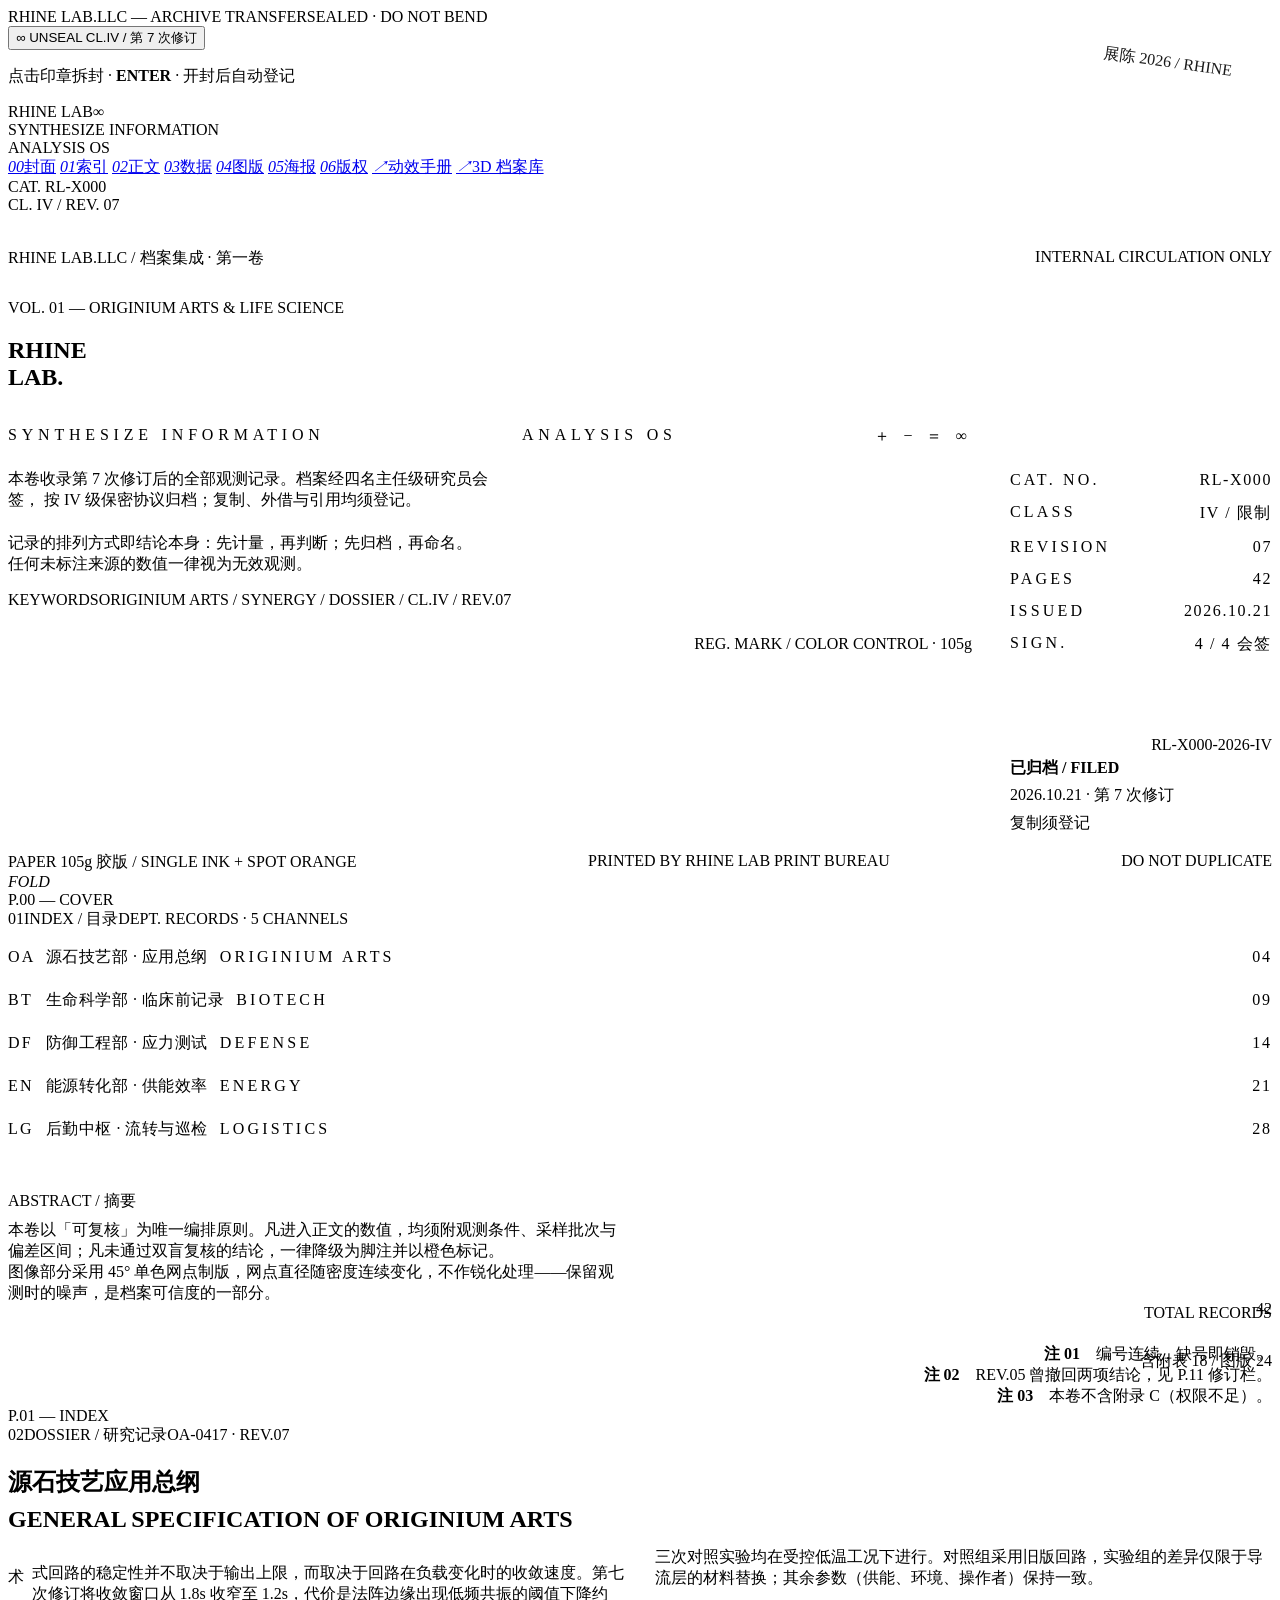
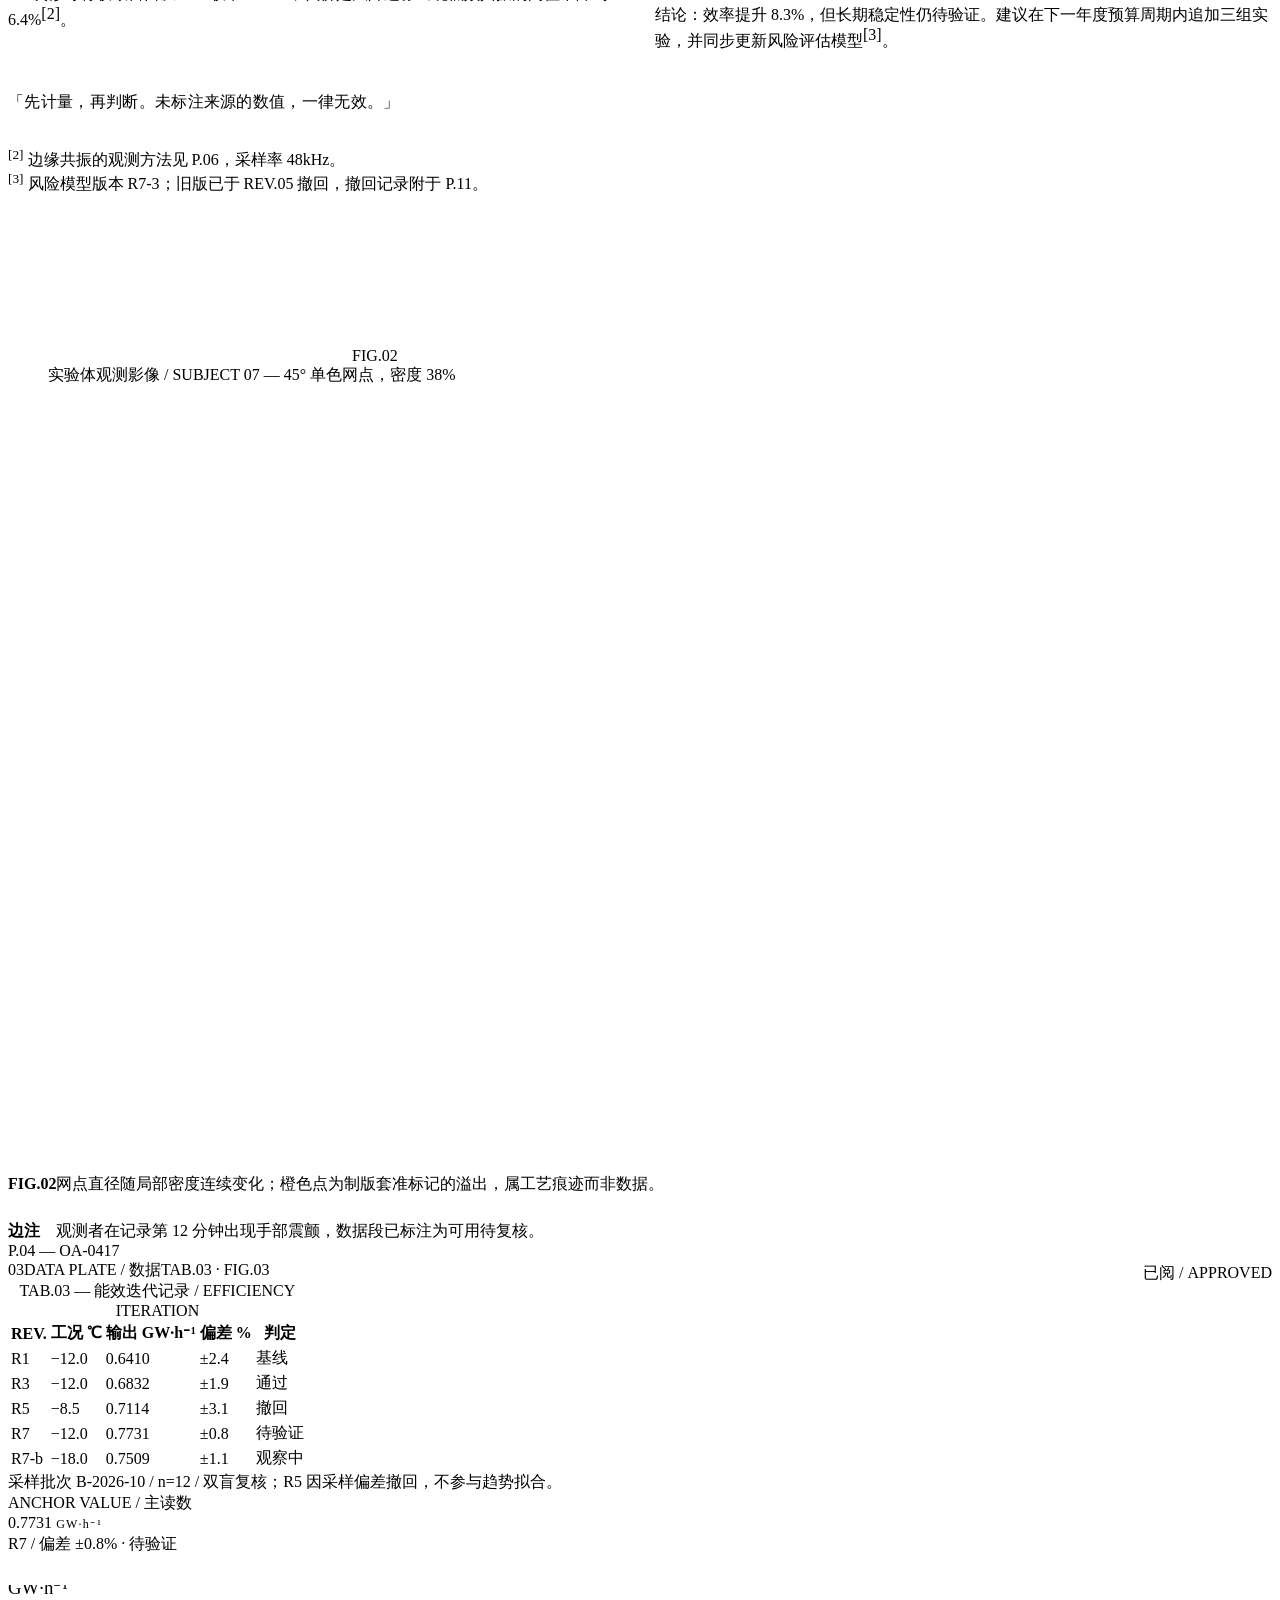
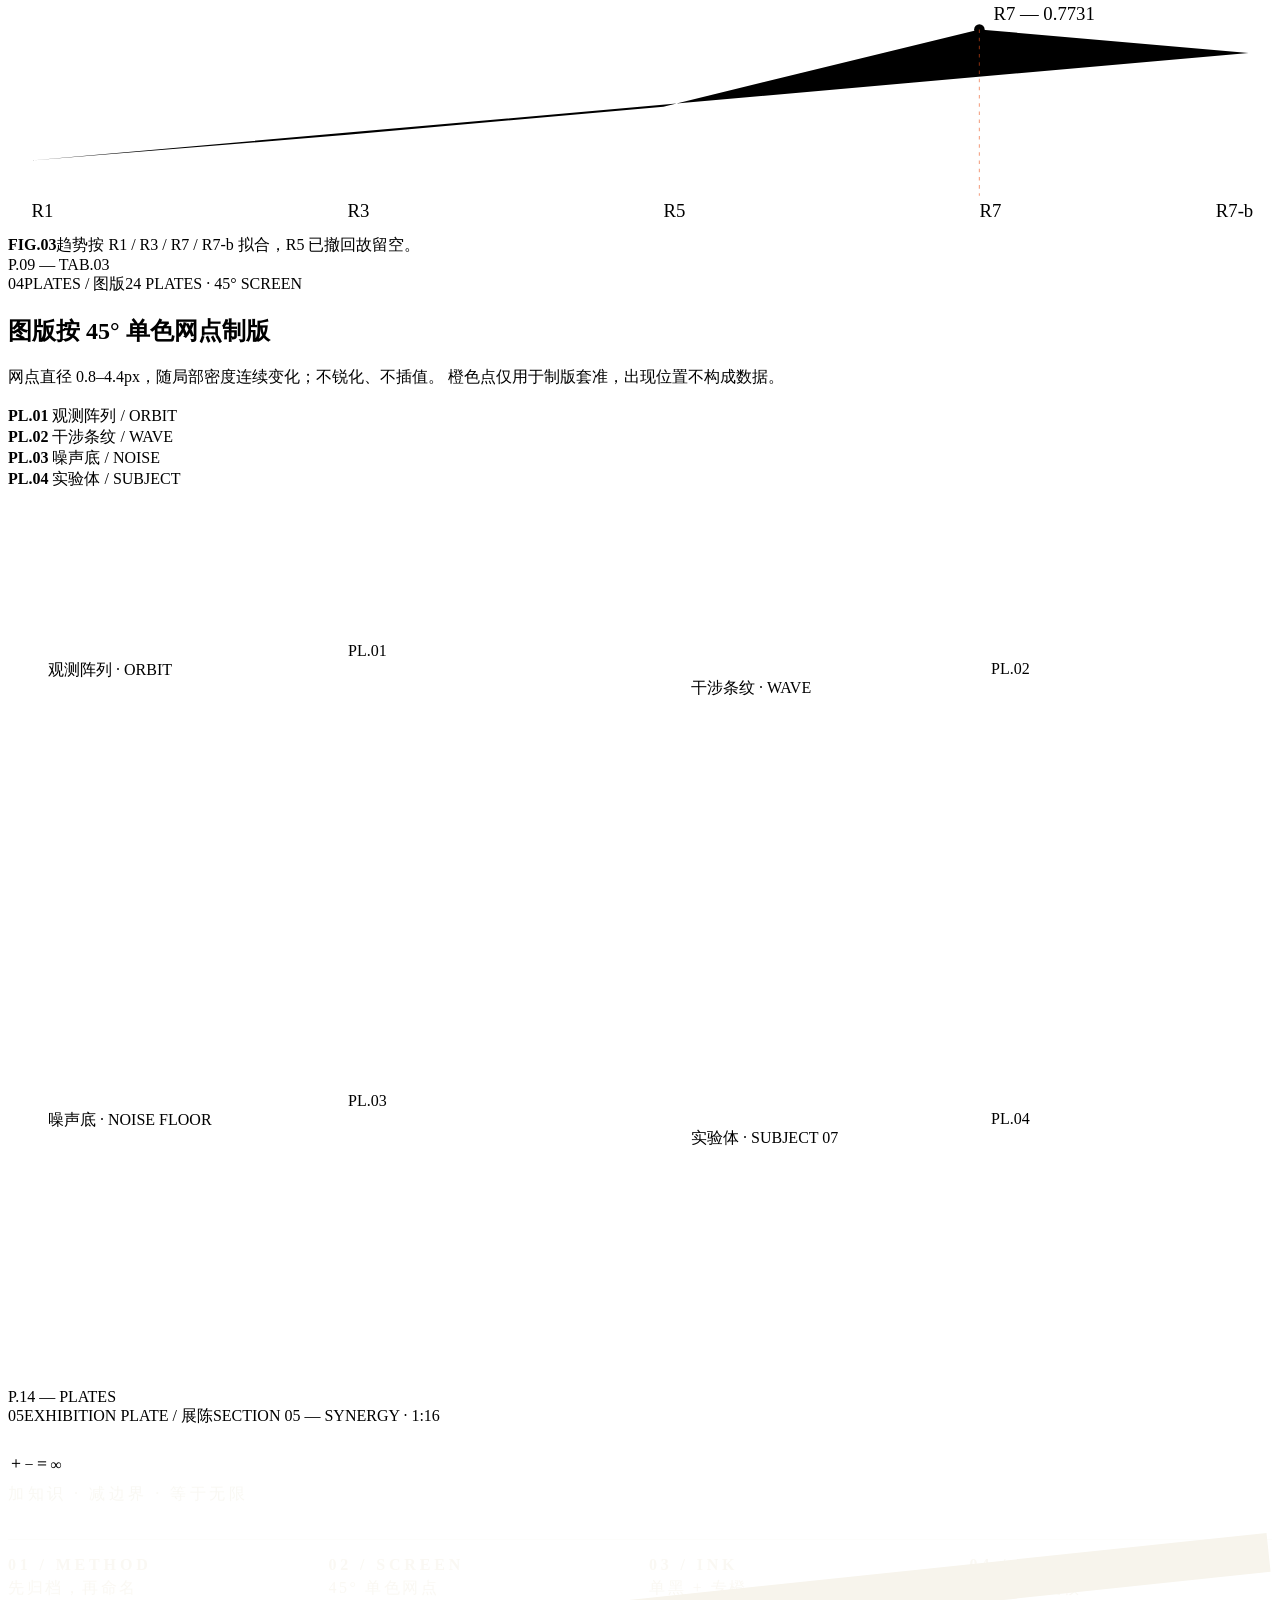
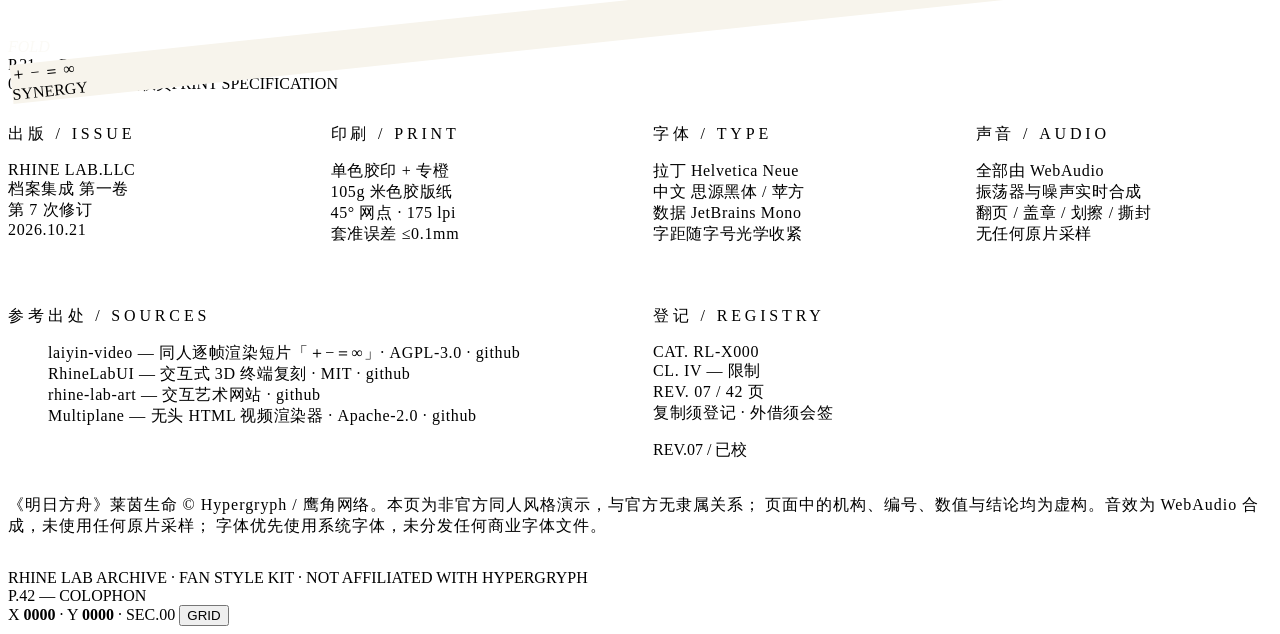
<file: assets/dossier/index.src.html>
<!DOCTYPE html>
<html lang="zh-CN">
<head>
<meta charset="UTF-8">
<meta name="viewport" content="width=device-width, initial-scale=1.0">
<title>RHINE LAB — ARCHIVE DOSSIER / 档案集成 第一卷</title>
<meta name="description" content="莱茵生命风格印刷档案册：网格、字阶、网点图版、套印错位、印章与装订的完整编辑设计系统。非官方同人作品。">
<style>
__INLINE_CSS__
</style>
<style>
/* ══ 页面专属版式：封面 / 索引 / 图版 / 海报 / 版权页 ══ */
.cover{padding-top:34px}
.cover .cropmarks{position:absolute;inset:0;pointer-events:none}
.cover-body{display:grid;grid-template-columns:1fr 262px;gap:38px;margin-top:30px;align-items:start}
@media (max-width:900px){.cover-body{grid-template-columns:1fr}}
.cv-rule{height:1px;background:var(--ink);margin:20px 0 14px}
.cv-lockup{display:flex;justify-content:space-between;gap:20px;flex-wrap:wrap}
.cv-lockup span{font:600 10.5px/1 var(--f-mono);letter-spacing:.30em;text-transform:uppercase}
.cv-cn{max-width:30em;margin-top:22px}
.cv-right{position:relative;padding-top:4px}
.cv-inf{width:100%;height:auto;display:block;margin-bottom:18px}
.cv-inf circle{fill:none;stroke:var(--ink);stroke-width:2.4;opacity:.9}
.cv-inf .ghost{stroke:var(--accent);stroke-width:1;opacity:.5}
.meta-rows{border-top:1px solid var(--ink)}
.meta-rows div{display:flex;justify-content:space-between;gap:10px;padding:7px 0;border-bottom:1px solid var(--hair-2)}
.meta-rows dt{font:500 8.5px/1.6 var(--f-mono);letter-spacing:.2em;color:var(--mute);text-transform:uppercase}
.meta-rows dd{font:600 9.5px/1.6 var(--f-mono);letter-spacing:.1em;text-align:right}
.barcode{width:100%;height:auto;display:block;margin-top:14px;image-rendering:pixelated}
.cv-sticker{right:-6px;bottom:96px;max-width:190px;line-height:1.7}
.cv-tape{left:-26px;top:-12px}
.cv-marks{display:flex;align-items:center;justify-content:space-between;margin-top:26px;gap:16px;flex-wrap:wrap}
.cv-foot{display:flex;justify-content:space-between;gap:16px;margin-top:16px;flex-wrap:wrap}

/* 索引 */
.ix{margin-top:6px}
.ix-row{display:flex;align-items:baseline;gap:12px;padding:11px 0;border-bottom:1px solid var(--hair-2);text-decoration:none;color:inherit}
.ix-row .code{font:700 10px/1 var(--f-mono);letter-spacing:.14em;color:var(--accent);width:26px;flex:none}
.ix-row .nm{font:600 13px/1.4 var(--f-sans);letter-spacing:.03em}
.ix-row .en{font:500 8.5px/1 var(--f-mono);letter-spacing:.2em;color:var(--mute);text-transform:uppercase}
.ix-row .lead{flex:1;border-bottom:1px dotted var(--hair);transform:translateY(-3px)}
.ix-row .pg{font:600 10px/1 var(--f-mono);letter-spacing:.12em;color:var(--ink-2)}
.ix-row:hover .nm{color:var(--accent)}
.abstract{margin-top:26px;padding-top:14px;border-top:1px solid var(--ink)}
.abstract .t-body{column-count:2;column-gap:26px}
@media (max-width:760px){.abstract .t-body{column-count:1}}
.big-no{position:relative;text-align:right}
.big-no .t-outline{display:block;margin-top:-22px}
.big-no .anno{position:absolute;right:0;top:46%;width:64%;height:1px;background:var(--hair)}
.big-no .anno::before{content:"";position:absolute;left:0;top:-3px;width:7px;height:7px;border:1px solid var(--accent);border-radius:50%}
.big-no .anno span{position:absolute;right:0;top:-18px;font:500 8px/1 var(--f-mono);letter-spacing:.2em;color:var(--mute)}

/* 正文跨栏 */
.body-cols{column-count:2;column-gap:30px}
@media (max-width:760px){.body-cols{column-count:1}}
.dropcap::first-letter{
  float:left;font:700 54px/.86 var(--f-disp);margin:4px 8px 0 0;color:var(--ink);
  letter-spacing:-.03em;
}
.q-note{display:inline-block;font:600 9px/1 var(--f-mono);color:var(--accent);vertical-align:super}
.pull{
  border-top:2px solid var(--ink);border-bottom:1px solid var(--hair);
  padding:14px 0;margin:20px 0;font:600 15px/1.9 var(--f-sans);letter-spacing:.02em;
}
.pull em{font-style:normal;color:var(--accent)}

/* 图版集 */
.plates{display:grid;grid-template-columns:repeat(2,1fr);gap:22px}
@media (max-width:760px){.plates{grid-template-columns:1fr}}
.plates .plate{aspect-ratio:4/3}
.plates .plate:nth-child(2){transform:translateY(18px)}
.plates .plate:nth-child(3){transform:translateY(-10px)}
.plates .plate:nth-child(4){transform:translateY(8px)}
.plates .plate:hover{transform:translateY(-4px)}

/* 海报版 */
.poster .glyphs{display:flex;gap:.06em;flex-wrap:wrap;align-items:flex-end;margin:26px 0 10px}
.poster .glyphs span{font:700 clamp(64px,13.5vw,190px)/.86 var(--f-disp);letter-spacing:-.03em;display:inline-block}
.poster .glyphs span:nth-child(2){color:var(--accent)}
.poster .cap-grid{display:grid;grid-template-columns:repeat(4,1fr);gap:18px;margin-top:34px;border-top:1px solid rgba(246,243,235,.22);padding-top:16px}
@media (max-width:820px){.poster .cap-grid{grid-template-columns:repeat(2,1fr)}}
.poster .cap-grid div{font:500 8.5px/1.9 var(--f-mono);letter-spacing:.16em;color:rgba(246,243,235,.6);text-transform:uppercase}
.poster .cap-grid b{display:block;color:var(--inv);letter-spacing:.24em;margin-bottom:4px}
.poster .p-seal{position:absolute;right:48px;top:52px;transform:rotate(8deg)}
.poster .p-seal .stamp{border-color:var(--accent);color:var(--accent);mix-blend-mode:screen;opacity:.9}
.poster .sticker{background:#f7f4ec;right:64px;bottom:54px;transform:rotate(-6deg)}

/* 版权页 */
.colo{display:grid;grid-template-columns:repeat(4,1fr);gap:26px;margin-top:8px}
@media (max-width:820px){.colo{grid-template-columns:repeat(2,1fr)}}
.colo h4{font:600 8.5px/1 var(--f-mono);letter-spacing:.24em;text-transform:uppercase;color:var(--mute);margin-bottom:8px}
.colo p,.colo li{font:500 9.5px/1.95 var(--f-mono);letter-spacing:.04em;color:var(--ink-2);list-style:none}
.colo a{color:var(--ink);text-decoration:none;border-bottom:1px solid var(--accent)}
.colo a:hover{color:var(--accent)}
.disc{border-top:1px solid var(--ink);margin-top:22px;padding-top:12px;font:500 9px/1.9 var(--f-mono);letter-spacing:.06em;color:var(--mute)}
</style>
<script>
/* 防白屏保险：主脚本若异常，8 秒后强制拆封并显示全部内容 */
setTimeout(function () {
  var b = document.body, ov = document.getElementById('unseal');
  if (ov && !ov.classList.contains('off')) { ov.classList.add('off'); }
  if (b) b.classList.remove('locked');
  document.querySelectorAll('[data-rev]').forEach(function (el) { el.classList.add('in'); });
}, 8000);
</script>
</head>
<body class="locked">

<div class="binding" aria-hidden="true"><i style="top:16%"></i><i style="top:36%"></i><i style="top:56%"></i><i style="top:76%"></i></div>

<!-- ══ 拆封 ══ -->
<div class="unseal" id="unseal" role="dialog" aria-label="拆封档案">
  <div class="band"><span>RHINE LAB.LLC — ARCHIVE TRANSFER</span><span>SEALED · DO NOT BEND</span></div>
  <div class="unseal-inner">
    <button class="seal" id="seal" aria-label="拆封">
      <span class="mark">∞</span>
      <span class="un">UNSEAL</span>
      <span class="sub">CL.IV / 第 7 次修订</span>
    </button>
    <p class="hint">点击印章拆封 · <b>ENTER</b> · 开封后自动登记</p>
  </div>
</div>

<header class="masthead">
  <div class="inner">
    <div class="logo">RHINE LAB<span class="inf">∞</span></div>
    <div class="mh-sub"><span data-scramble>SYNTHESIZE INFORMATION</span><br><span data-scramble>ANALYSIS OS</span></div>
    <nav class="mh-nav" id="nav">
      <a href="#s00" class="on"><i>00</i>封面</a>
      <a href="#s01"><i>01</i>索引</a>
      <a href="#s02"><i>02</i>正文</a>
      <a href="#s03"><i>03</i>数据</a>
      <a href="#s04"><i>04</i>图版</a>
      <a href="#s05"><i>05</i>海报</a>
      <a href="#s06"><i>06</i>版权</a>
      <a href="motion-lab.html"><i>↗</i>动效手册</a>
      <a href="scene3d.html"><i>↗</i>3D 档案库</a>
    </nav>
    <div class="mh-meta">CAT. RL-X000<br>CL. IV / REV. 07</div>
  </div>
</header>

<main class="doc" id="doc">

  <!-- ══════════ 00 封面 ══════════ -->
  <section class="spread cover" id="s00">
    <div class="cropmarks"><span class="tl"></span><span class="tr"></span><span class="bl"></span><span class="br"></span></div>
    <div style="display:flex;justify-content:space-between;gap:16px;flex-wrap:wrap" class="t-micro">
      <span>RHINE LAB.LLC / 档案集成 · 第一卷</span>
      <span>INTERNAL CIRCULATION ONLY</span>
    </div>

    <div class="cover-body">
      <div class="cv-left">
        <div class="t-micro" data-rev>VOL. 01 — ORIGINIUM ARTS &amp; LIFE SCIENCE</div>
        <h1 class="t-cover" data-rev style="--d:90ms">RHINE<br>LAB<span class="accent">.</span></h1>
        <div class="cv-rule" data-rev style="--d:170ms"></div>
        <div class="cv-lockup" data-rev style="--d:230ms">
          <span data-scramble>SYNTHESIZE INFORMATION</span>
          <span data-scramble>ANALYSIS OS</span>
          <span class="accent">＋ − ＝ ∞</span>
        </div>
        <p class="t-lead cv-cn" data-rev style="--d:300ms">
          本卷收录第 7 次修订后的全部观测记录。档案经四名主任级研究员会签，
          按 IV 级保密协议归档；复制、外借与引用均须登记。
        </p>
        <p class="t-body cv-cn" data-rev style="--d:360ms">
          记录的排列方式即结论本身：先计量，再判断；先归档，再命名。
          任何未标注来源的数值一律视为无效观测。
        </p>
        <div class="cv-kw" data-rev style="--d:390ms">
          <span>KEYWORDS</span><span>ORIGINIUM ARTS / SYNERGY / DOSSIER / CL.IV / REV.07</span>
        </div>
        <div class="cv-marks" data-rev style="--d:440ms">
          <div class="reg" aria-hidden="true"><i></i><b></b></div>
          <div class="colorbar" aria-hidden="true"><i></i><i></i><i></i><i></i><i></i></div>
          <div class="t-micro">REG. MARK / COLOR CONTROL · 105g</div>
        </div>
      </div>

      <aside class="cv-right">
        <svg class="cv-inf" viewBox="0 0 220 120" aria-hidden="true">
          <circle class="ghost" cx="82" cy="60" r="31"></circle>
          <circle class="ghost" cx="138" cy="60" r="31"></circle>
          <circle cx="82" cy="60" r="31" data-inf-1></circle>
          <circle cx="138" cy="60" r="31" data-inf-2></circle>
        </svg>
        <dl class="meta-rows">
          <div><dt>CAT. NO.</dt><dd>RL-X000</dd></div>
          <div><dt>CLASS</dt><dd>IV / 限制</dd></div>
          <div><dt>REVISION</dt><dd>07</dd></div>
          <div><dt>PAGES</dt><dd>42</dd></div>
          <div><dt>ISSUED</dt><dd>2026.10.21</dd></div>
          <div><dt>SIGN.</dt><dd>4 / 4 会签</dd></div>
        </dl>
        <canvas class="barcode" data-barcode="RL-X000-2026-IV" width="440" height="88"></canvas>
        <div class="t-micro" style="margin-top:6px;text-align:right">RL-X000-2026-IV</div>
        <div class="sticker cv-sticker">
          <b>已归档 / FILED</b><br>2026.10.21 · 第 7 次修订<br>复制须登记
        </div>
        <div class="tape cv-tape"></div>
      </aside>
    </div>

    <div class="cv-foot">
      <div class="t-micro">PAPER 105g 胶版 / SINGLE INK + SPOT ORANGE</div>
      <div class="t-micro">PRINTED BY RHINE LAB PRINT BUREAU</div>
      <div class="t-micro accent">DO NOT DUPLICATE</div>
    </div>
    <div class="fold" style="left:63%"><em>FOLD</em></div>
    <div class="folio">P.00 — COVER</div>
  </section>

  <!-- ══════════ 01 索引 ══════════ -->
  <section class="spread" id="s01">
    <div class="rh"><span class="no">01</span><span class="ti">INDEX / 目录</span><span class="en">DEPT. RECORDS · 5 CHANNELS</span></div>
    <div class="g">
      <div class="c1-7">
        <div class="ix" data-rev>
          <a class="ix-row" href="#s02"><span class="code">OA</span><span class="nm">源石技艺部 · 应用总纲</span><span class="en">ORIGINIUM ARTS</span><span class="lead"></span><span class="pg">04</span></a>
          <a class="ix-row" href="#s03"><span class="code">BT</span><span class="nm">生命科学部 · 临床前记录</span><span class="en">BIOTECH</span><span class="lead"></span><span class="pg">09</span></a>
          <a class="ix-row" href="#s04"><span class="code">DF</span><span class="nm">防御工程部 · 应力测试</span><span class="en">DEFENSE</span><span class="lead"></span><span class="pg">14</span></a>
          <a class="ix-row" href="#s04"><span class="code">EN</span><span class="nm">能源转化部 · 供能效率</span><span class="en">ENERGY</span><span class="lead"></span><span class="pg">21</span></a>
          <a class="ix-row" href="#s04"><span class="code">LG</span><span class="nm">后勤中枢 · 流转与巡检</span><span class="en">LOGISTICS</span><span class="lead"></span><span class="pg">28</span></a>
        </div>
        <div class="abstract" data-rev style="--d:120ms">
          <div class="t-micro" style="margin-bottom:8px">ABSTRACT / 摘要</div>
          <div class="t-body">
            本卷以「可复核」为唯一编排原则。凡进入正文的数值，均须附观测条件、采样批次与偏差区间；凡未通过双盲复核的结论，一律降级为脚注并以<em class="accent" style="font-style:normal">橙色标记</em>。
          </div>
          <div class="t-body">
            图像部分采用 45° 单色网点制版，网点直径随密度连续变化，不作锐化处理——保留观测时的噪声，是档案可信度的一部分。
          </div>
        </div>
      </div>

      <div class="c9-12 big-no" data-rev style="--d:200ms">
        <div class="t-micro" style="text-align:right">TOTAL RECORDS</div>
        <span class="t-outline" data-ode="42">42</span>
        <div class="anno">含附表 18 / 图版 24</div>
        <div class="sidenote" style="margin-top:26px">
          <b>注 01</b>　编号连续，缺号即销毁。<br>
          <b>注 02</b>　REV.05 曾撤回两项结论，见 P.11 修订栏。<br>
          <b>注 03</b>　本卷不含附录 C（权限不足）。
        </div>
      </div>
    </div>
    <div class="folio">P.01 — INDEX</div>
  </section>

  <!-- ══════════ 02 正文 ══════════ -->
  <section class="spread" id="s02">
    <div class="rh"><span class="no">02</span><span class="ti">DOSSIER / 研究记录</span><span class="en">OA-0417 · REV.07</span></div>
    <div class="g">
      <div class="c1-7">
        <h2 class="t-h1" data-rev style="margin-bottom:14px">源石技艺应用总纲<br><span class="t-cap" style="display:block;margin-top:8px">GENERAL SPECIFICATION OF ORIGINIUM ARTS</span></h2>
        <div class="body-cols t-body">
          <p class="dropcap" data-rev style="--d:60ms">术式回路的稳定性并不取决于输出上限，而取决于回路在负载变化时的收敛速度。第七次修订将收敛窗口从 <span class="mono">1.8s</span> 收窄至 <span class="mono">1.2s</span>，代价是法阵边缘出现<span class="redact">低频共振</span>的阈值下降约 <span class="mono">6.4%</span><span class="q-note">[2]</span>。</p>
          <p data-rev style="--d:120ms">三次对照实验均在受控低温工况下进行。对照组采用旧版回路，实验组的差异仅限于导流层的<span class="redact">材料替换</span>；其余参数（供能、环境、操作者）保持一致。</p>
          <p data-rev style="--d:180ms">结论：效率提升 <span class="mono">8.3%</span>，但长期稳定性仍待验证。建议在下一年度预算周期内追加三组实验，并同步更新风险评估模型<span class="q-note">[3]</span>。</p>
        </div>
        <div class="pull" data-rev style="--d:240ms">「先计量，再判断。<em>未标注来源的数值，一律无效。</em>」</div>
        <div class="footnote" data-rev style="--d:300ms">
          <sup>[2]</sup> 边缘共振的观测方法见 P.06，采样率 48kHz。<br>
          <sup>[3]</sup> 风险模型版本 R7-3；旧版已于 REV.05 撤回，撤回记录附于 P.11。
        </div>
      </div>

      <div class="c8-12">
        <figure class="plate" data-rev style="--d:120ms;aspect-ratio:5/4">
          <canvas data-halftone="figure" data-cell="4.4"></canvas>
          <span class="plate-tag">FIG.02</span>
          <figcaption class="plate-cap">实验体观测影像 / SUBJECT 07 — 45° 单色网点，密度 38%</figcaption>
        </figure>
        <div class="figcap"><b>FIG.02</b><span>网点直径随局部密度连续变化；橙色点为制版套准标记的溢出，属工艺痕迹而非数据。</span></div>

        <div data-rev style="position:relative;margin-top:26px;--d:240ms">
          <div class="sidenote">
            <b>边注</b>　观测者在记录第 12 分钟出现手部震颤，数据段已标注为<span class="strike">可用</span>待复核。
          </div>
          <div class="stamp" style="position:absolute;right:0;bottom:-42px">已阅 / APPROVED</div>
          <div class="tape" style="left:-14px;bottom:-30px;transform:rotate(2.5deg)"></div>
        </div>
      </div>
    </div>
    <div class="folio">P.04 — OA-0417</div>
  </section>

  <!-- ══════════ 03 数据 ══════════ -->
  <section class="spread" id="s03">
    <div class="rh"><span class="no">03</span><span class="ti">DATA PLATE / 数据</span><span class="en">TAB.03 · FIG.03</span></div>
    <div class="g">
      <div class="c1-6" data-rev>
        <table class="tab">
          <caption>TAB.03 — 能效迭代记录 / EFFICIENCY ITERATION</caption>
          <thead><tr><th>REV.</th><th>工况 ℃</th><th class="n">输出 GW·h⁻¹</th><th class="n">偏差 %</th><th class="n">判定</th></tr></thead>
          <tbody>
            <tr><td>R1</td><td>−12.0</td><td class="n">0.6410</td><td class="n">±2.4</td><td class="n">基线</td></tr>
            <tr><td>R3</td><td>−12.0</td><td class="n">0.6832</td><td class="n">±1.9</td><td class="n">通过</td></tr>
            <tr><td>R5</td><td>−8.5</td><td class="n">0.7114</td><td class="n">±3.1</td><td class="n">撤回</td></tr>
            <tr class="hot"><td>R7</td><td>−12.0</td><td class="n">0.7731</td><td class="n">±0.8</td><td class="n">待验证</td></tr>
            <tr><td>R7-b</td><td>−18.0</td><td class="n">0.7509</td><td class="n">±1.1</td><td class="n">观察中</td></tr>
          </tbody>
        </table>
        <div class="footnote">采样批次 B-2026-10 / n=12 / 双盲复核；R5 因采样偏差撤回，不参与趋势拟合。</div>
      </div>

      <div class="c8-12" data-rev style="--d:120ms">
        <div class="t-micro">ANCHOR VALUE / 主读数</div>
        <div class="t-num"><span data-ode="0.7731" data-dec="4">0.7731</span><span class="mono" style="font-size:12px;letter-spacing:.1em;color:var(--mute)"> GW·h⁻¹</span></div>
        <div class="t-cap" style="margin-top:2px">R7 / 偏差 ±0.8% · 待验证</div>
      </div>
    </div>

    <div class="g" data-rev style="margin-top:30px;--d:180ms">
      <div class="c1-12">
        <svg class="chart" viewBox="0 0 1080 210" aria-label="能效迭代趋势">
          <line class="axis" x1="0" y1="180" x2="1080" y2="180"></line>
          <line class="axis" x1="0" y1="10" x2="0" y2="180"></line>
          <g class="grid">
            <line x1="0" y1="140" x2="1080" y2="140"></line>
            <line x1="0" y1="100" x2="1080" y2="100"></line>
            <line x1="0" y1="60" x2="1080" y2="60"></line>
            <line x1="0" y1="20" x2="1080" y2="20"></line>
          </g>
          <polyline class="line" points="20,150 290,128 560,104 830,38 1060,58"></polyline>
          <circle class="dot" cx="830" cy="38" r="4.5"></circle>
          <line x1="830" y1="38" x2="830" y2="180" stroke="rgba(233,82,28,.5)" stroke-width="1" stroke-dasharray="3 4"></line>
          <text x="842" y="30" class="note">R7 — 0.7731</text>
          <text x="20" y="198">R1</text>
          <text x="290" y="198">R3</text>
          <text x="560" y="198">R5</text>
          <text x="830" y="198">R7</text>
          <text x="1032" y="198">R7-b</text>
          <text x="0" y="8">GW·h⁻¹</text>
        </svg>
        <div class="figcap"><b>FIG.03</b><span>趋势按 R1 / R3 / R7 / R7-b 拟合，R5 已撤回故留空。</span></div>
      </div>
    </div>
    <div class="folio">P.09 — TAB.03</div>
  </section>

  <!-- ══════════ 04 图版集 ══════════ -->
  <section class="spread" id="s04">
    <div class="rh"><span class="no">04</span><span class="ti">PLATES / 图版</span><span class="en">24 PLATES · 45° SCREEN</span></div>
    <div class="g">
      <div class="c1-4">
        <h2 class="t-h2" data-rev>图版按 45° 单色网点制版</h2>
        <p class="t-body" data-rev style="--d:60ms;margin-top:10px">
          网点直径 0.8–4.4px，随局部密度连续变化；不锐化、不插值。
          橙色点仅用于制版套准，出现位置不构成数据。
        </p>
        <div class="sidenote" data-rev style="--d:120ms;margin-top:18px">
          <b>PL.01</b> 观测阵列 / ORBIT<br>
          <b>PL.02</b> 干涉条纹 / WAVE<br>
          <b>PL.03</b> 噪声底 / NOISE<br>
          <b>PL.04</b> 实验体 / SUBJECT
        </div>
      </div>
      <div class="c6-12">
        <div class="plates">
          <figure class="plate" data-rev style="--d:80ms"><canvas data-halftone="orbit" data-cell="4"></canvas><span class="plate-tag">PL.01</span><figcaption class="plate-cap">观测阵列 · ORBIT</figcaption></figure>
          <figure class="plate" data-rev style="--d:160ms"><canvas data-halftone="wave" data-cell="4"></canvas><span class="plate-tag">PL.02</span><figcaption class="plate-cap">干涉条纹 · WAVE</figcaption></figure>
          <figure class="plate" data-rev style="--d:240ms"><canvas data-halftone="noise" data-cell="3.6"></canvas><span class="plate-tag">PL.03</span><figcaption class="plate-cap">噪声底 · NOISE FLOOR</figcaption></figure>
          <figure class="plate" data-rev style="--d:320ms"><canvas data-halftone="figure" data-cell="5"></canvas><span class="plate-tag">PL.04</span><figcaption class="plate-cap">实验体 · SUBJECT 07</figcaption></figure>
        </div>
      </div>
    </div>
    <div class="folio">P.14 — PLATES</div>
  </section>

  <!-- ══════════ 05 海报 ══════════ -->
  <section class="spread poster" id="s05">
    <div class="cropmarks"><span class="tl"></span><span class="tr"></span><span class="bl"></span><span class="br"></span></div>
    <div class="rh"><span class="no">05</span><span class="ti">EXHIBITION PLATE / 展陈</span><span class="en">SECTION 05 — SYNERGY · 1:16</span></div>
    <div class="glyphs" data-rev>
      <span>＋</span><span>−</span><span>＝</span><span>∞</span>
    </div>
    <div class="t-cap" style="color:rgba(246,243,235,.62);letter-spacing:.22em">加知识 · 减边界 · 等于无限</div>
    <div class="cap-grid" data-rev style="--d:140ms">
      <div><b>01 / METHOD</b>先归档，再命名</div>
      <div><b>02 / SCREEN</b>45° 单色网点</div>
      <div><b>03 / INK</b>单黑 + 专橙</div>
      <div><b>04 / TONE</b>冷静 · 可复核</div>
    </div>
    <div class="p-seal"><span class="stamp">展陈 2026 / RHINE</span></div>
    <div class="sticker">＋ − ＝ ∞<br><span class="accent">SYNERGY</span></div>
    <div class="fold" style="left:50%;border-color:rgba(246,243,235,.22);color:rgba(246,243,235,.45)"><em>FOLD</em></div>
    <div class="folio">P.21 — PLATE 05</div>
  </section>

  <!-- ══════════ 06 版权页 ══════════ -->
  <section class="spread" id="s06">
    <div class="rh"><span class="no">06</span><span class="ti">COLOPHON / 版权页</span><span class="en">PRINT SPECIFICATION</span></div>
    <div class="colo" data-rev>
      <div>
        <h4>出版 / ISSUE</h4>
        <p>RHINE LAB.LLC<br>档案集成 第一卷<br>第 7 次修订<br>2026.10.21</p>
      </div>
      <div>
        <h4>印刷 / PRINT</h4>
        <p>单色胶印 + 专橙<br>105g 米色胶版纸<br>45° 网点 · 175 lpi<br>套准误差 ≤0.1mm</p>
      </div>
      <div>
        <h4>字体 / TYPE</h4>
        <p>拉丁 Helvetica Neue<br>中文 思源黑体 / 苹方<br>数据 JetBrains Mono<br>字距随字号光学收紧</p>
      </div>
      <div>
        <h4>声音 / AUDIO</h4>
        <p>全部由 WebAudio<br>振荡器与噪声实时合成<br>翻页 / 盖章 / 划擦 / 撕封<br>无任何原片采样</p>
      </div>
    </div>

    <div class="colo" data-rev style="margin-top:24px;--d:120ms">
      <div style="grid-column:1/3">
        <h4>参考出处 / SOURCES</h4>
        <ul>
          <li>laiyin-video — 同人逐帧渲染短片「＋−＝∞」· AGPL-3.0 · <a href="https://github.com/tmc5csxr9m-cpu/laiyin-video" target="_blank" rel="noopener">github</a></li>
          <li>RhineLabUI — 交互式 3D 终端复刻 · MIT · <a href="https://github.com/LBEILC/RhineLabUI" target="_blank" rel="noopener">github</a></li>
          <li>rhine-lab-art — 交互艺术网站 · <a href="https://github.com/reverieach/rhine-lab-art" target="_blank" rel="noopener">github</a></li>
          <li>Multiplane — 无头 HTML 视频渲染器 · Apache-2.0 · <a href="https://github.com/LBEILC/Multiplane" target="_blank" rel="noopener">github</a></li>
        </ul>
      </div>
      <div style="grid-column:3/5">
        <h4>登记 / REGISTRY</h4>
        <p>CAT. RL-X000<br>CL. IV — 限制<br>REV. 07 / 42 页<br>复制须登记 · 外借须会签</p>
        <div class="stamp ink" style="margin-top:12px">REV.07 / 已校</div>
      </div>
    </div>

    <div class="disc" data-rev style="--d:180ms">
      《明日方舟》莱茵生命 © Hypergryph / 鹰角网络。本页为非官方同人风格演示，与官方无隶属关系；
      页面中的机构、编号、数值与结论均为虚构。音效为 WebAudio 合成，未使用任何原片采样；
      字体优先使用系统字体，未分发任何商业字体文件。
    </div>
    <div style="display:flex;justify-content:space-between;align-items:flex-end;margin-top:20px;gap:16px;flex-wrap:wrap">
      <div class="t-micro">RHINE LAB ARCHIVE · FAN STYLE KIT · NOT AFFILIATED WITH HYPERGRYPH</div>
      <canvas data-barcode="RL-X000-REV07" width="300" height="60" style="width:150px;height:auto"></canvas>
    </div>
    <div class="folio">P.42 — COLOPHON</div>
  </section>

</main>

<div class="hud">
  <span>X <b id="hx">0000</b> · Y <b id="hy">0000</b></span>
  <span>·</span>
  <span id="hsec">SEC.00</span>
  <button id="gridbtn" title="网格/基线 (G)">GRID</button>
</div>
<div class="grid-overlay" id="gridov"><div class="base"></div><div class="cols" id="gridcols"></div></div>

<script>
__INLINE_JS__
</script>
</body>
</html>
</file>
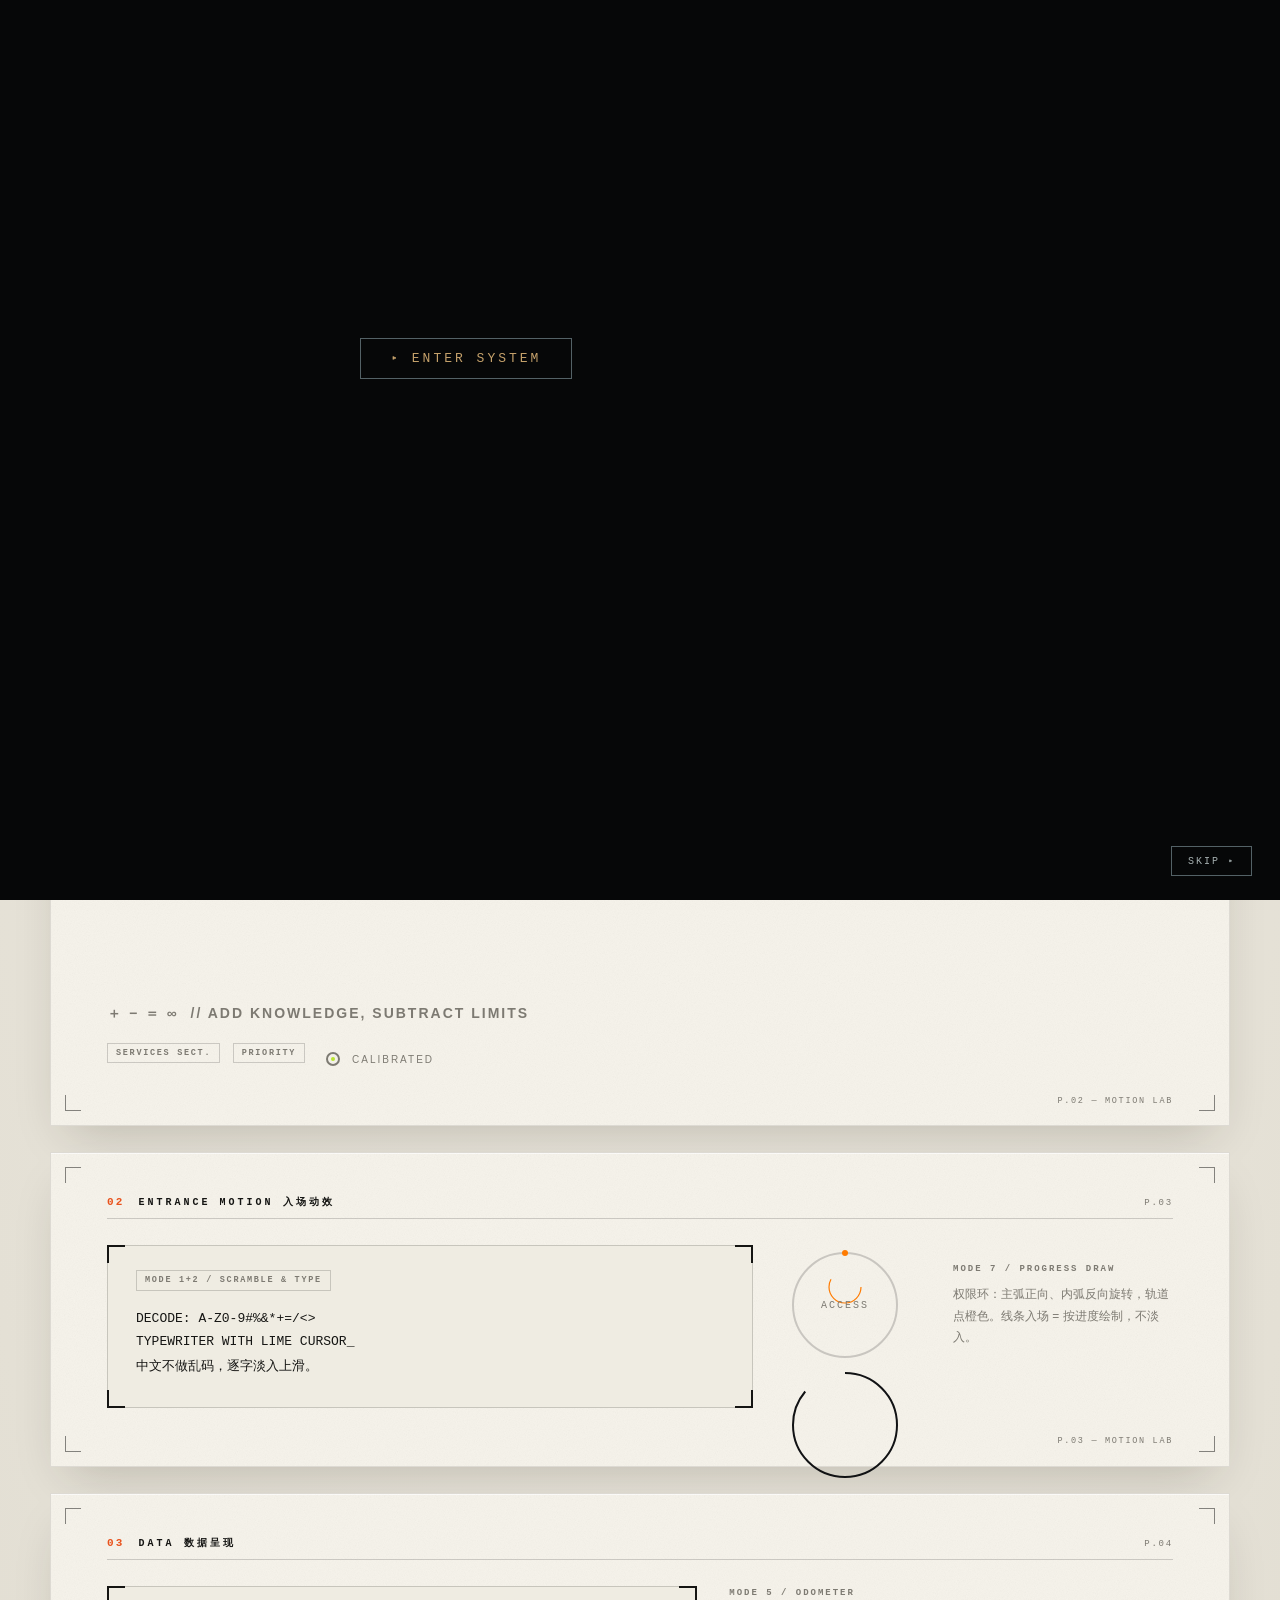
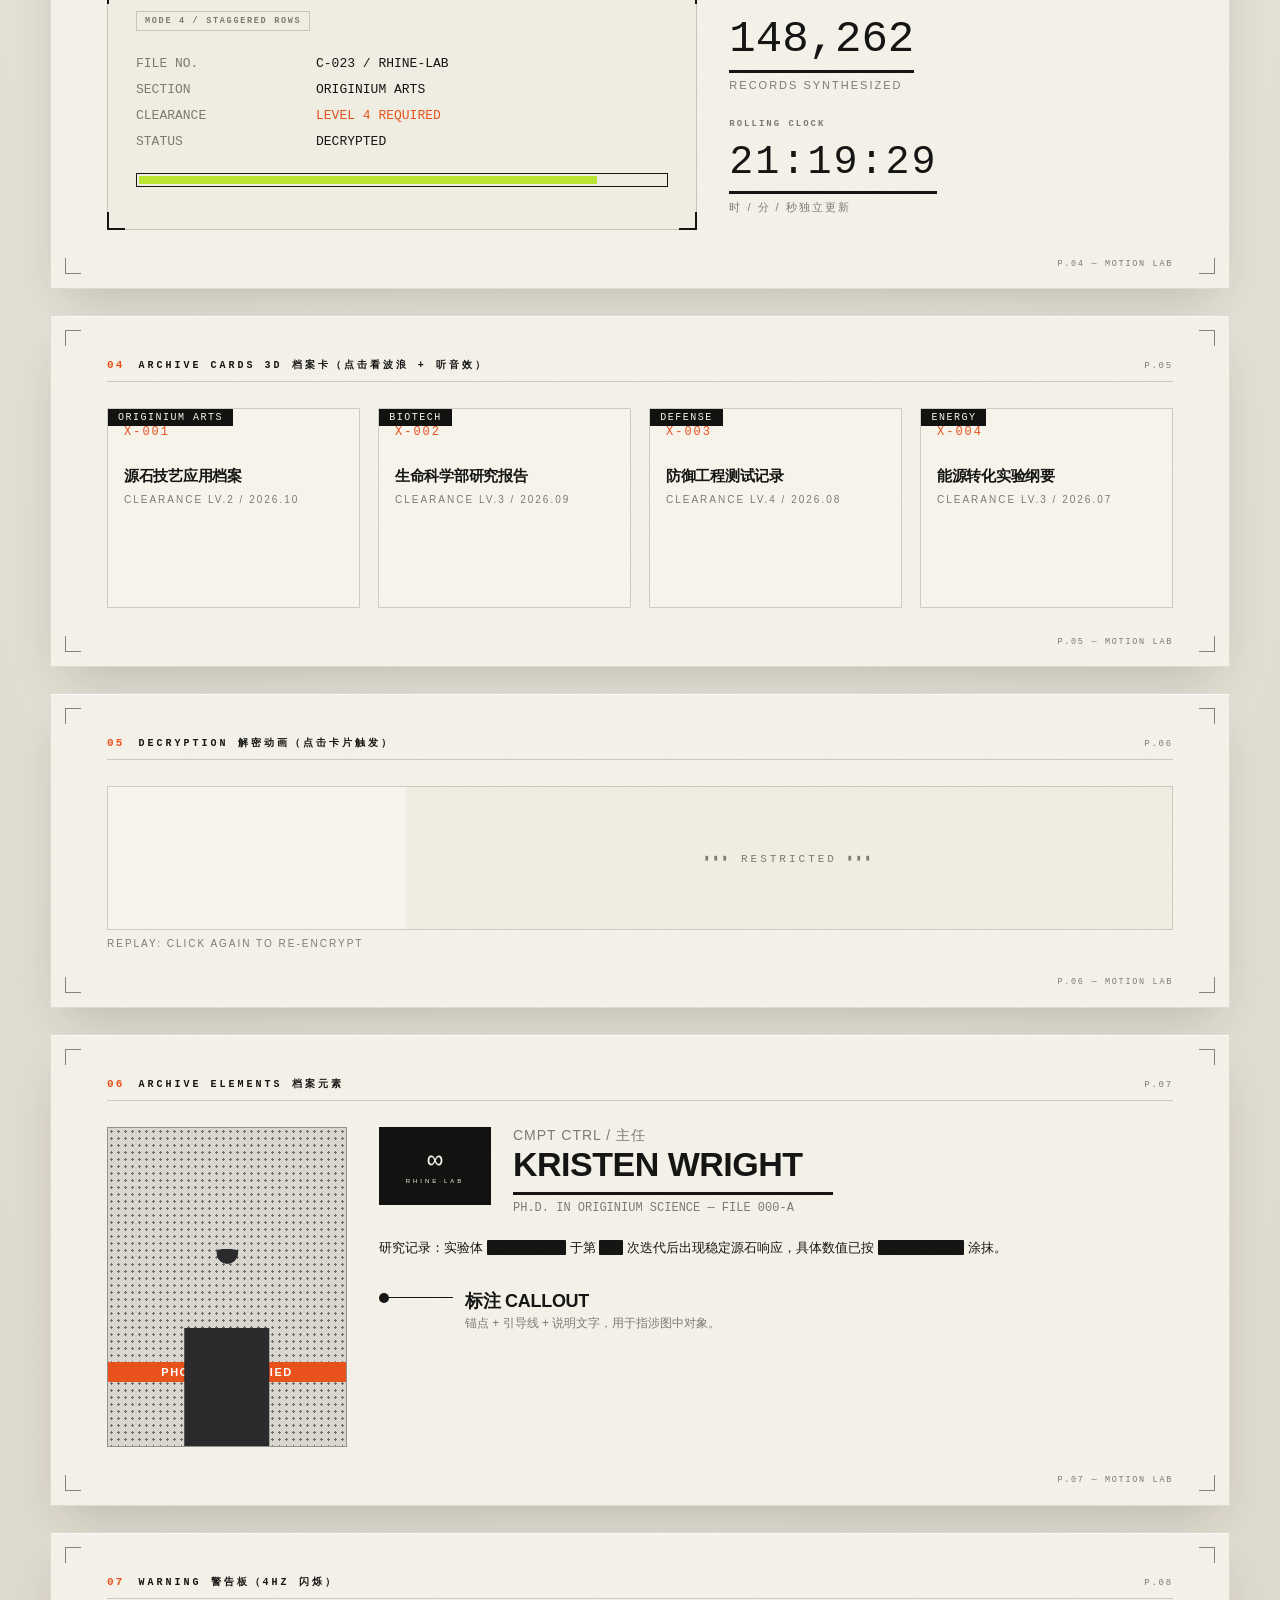
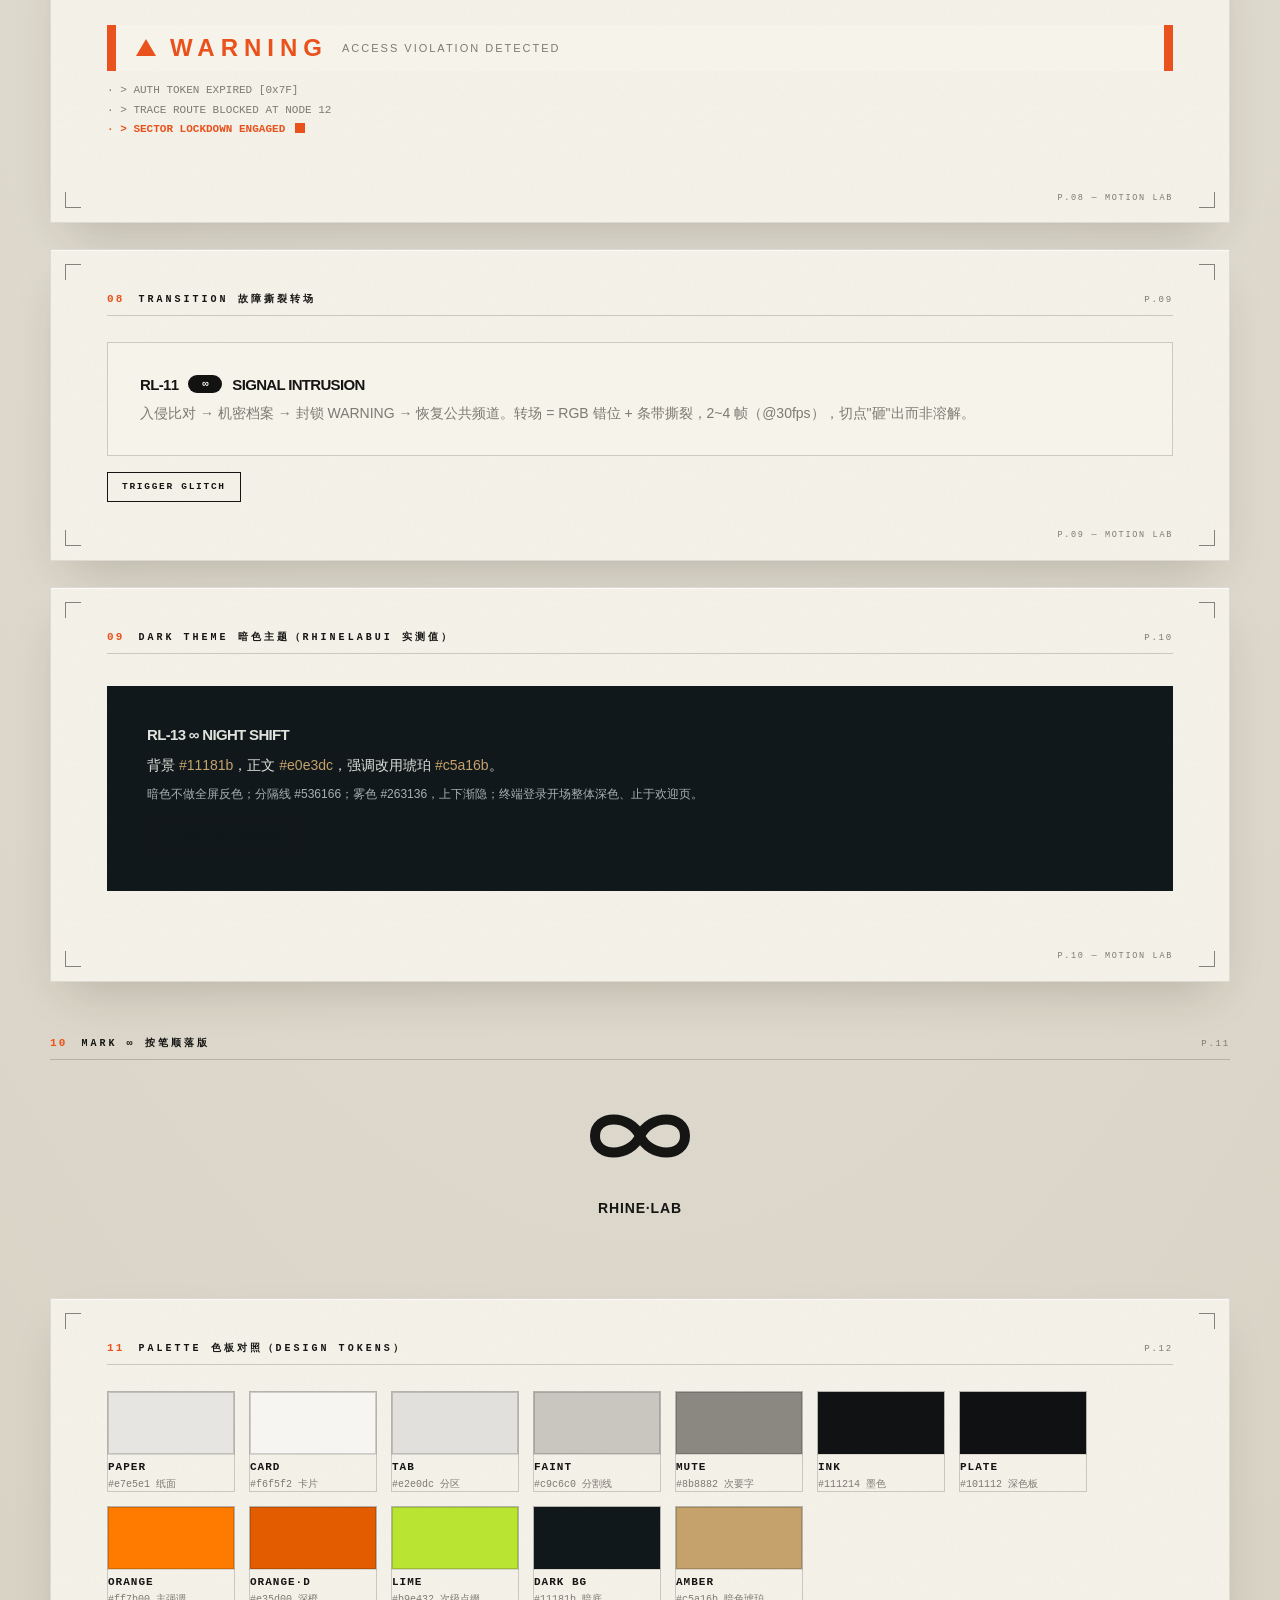
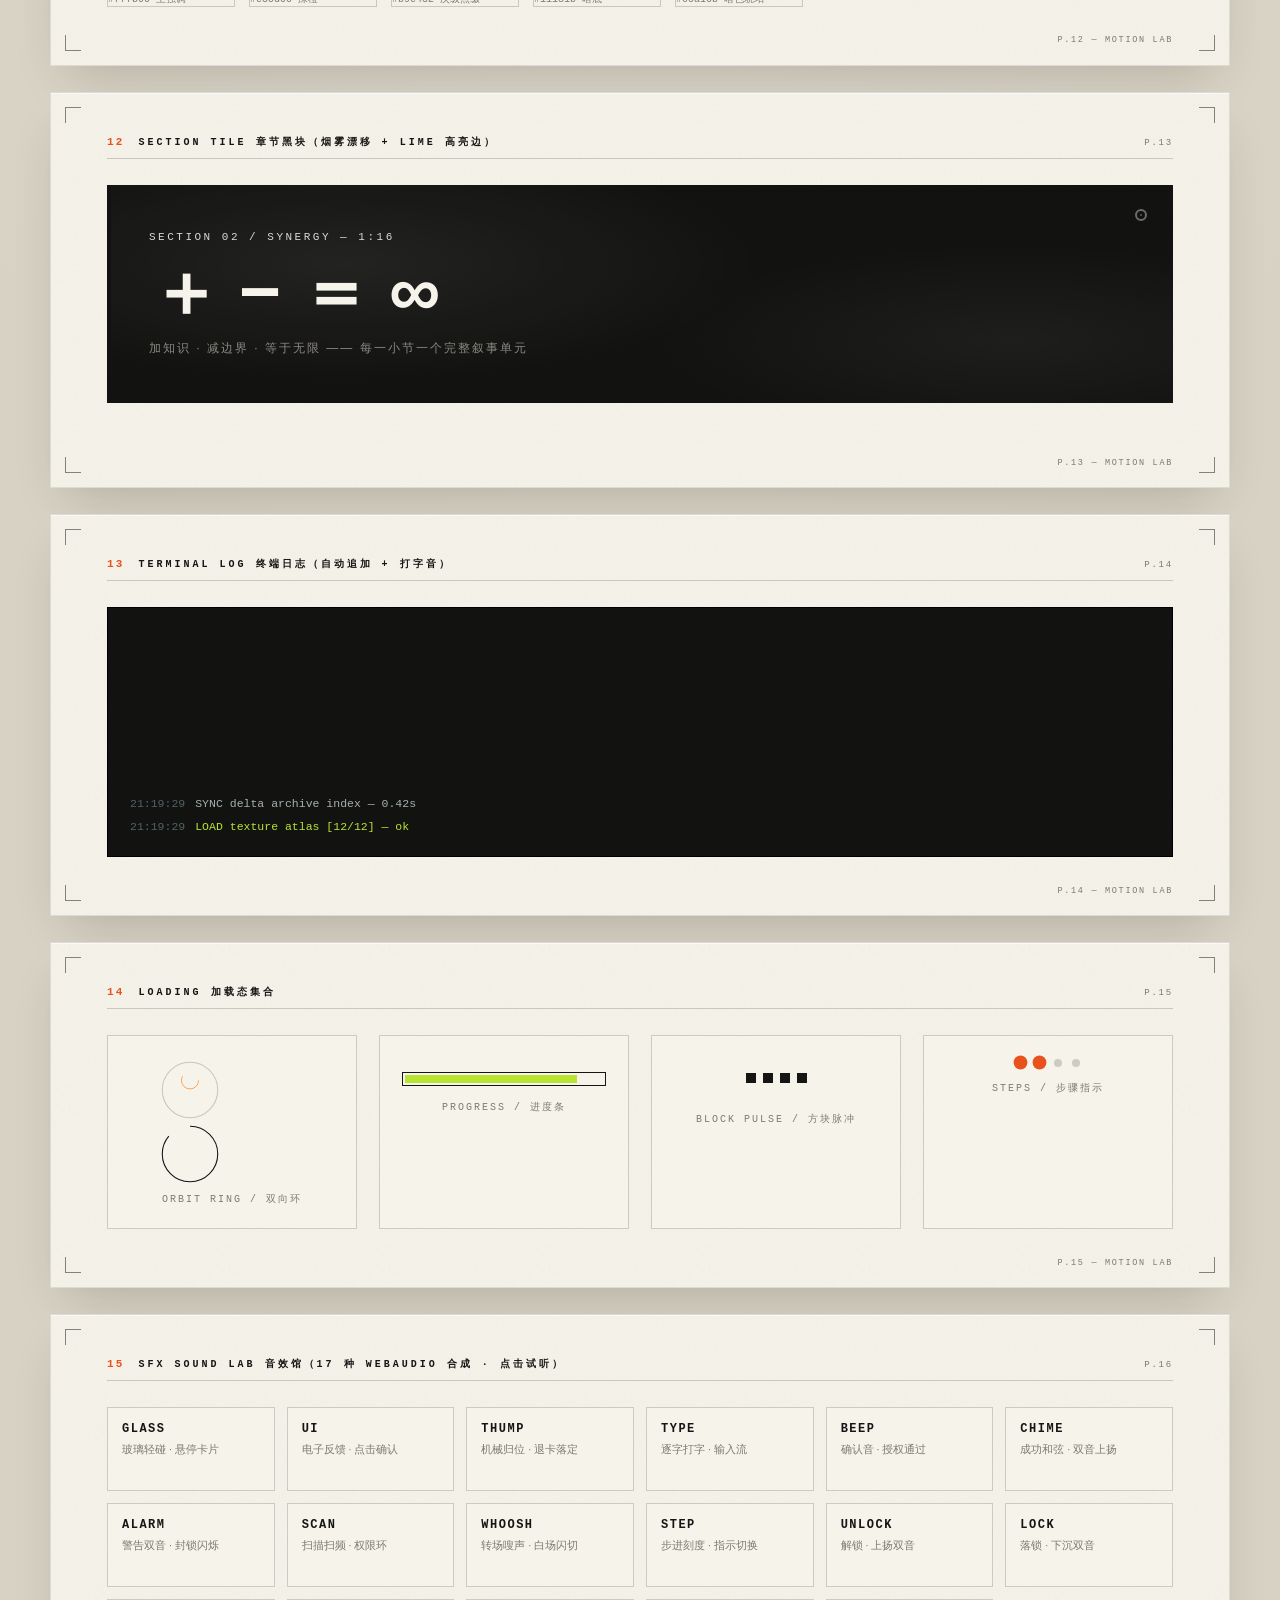
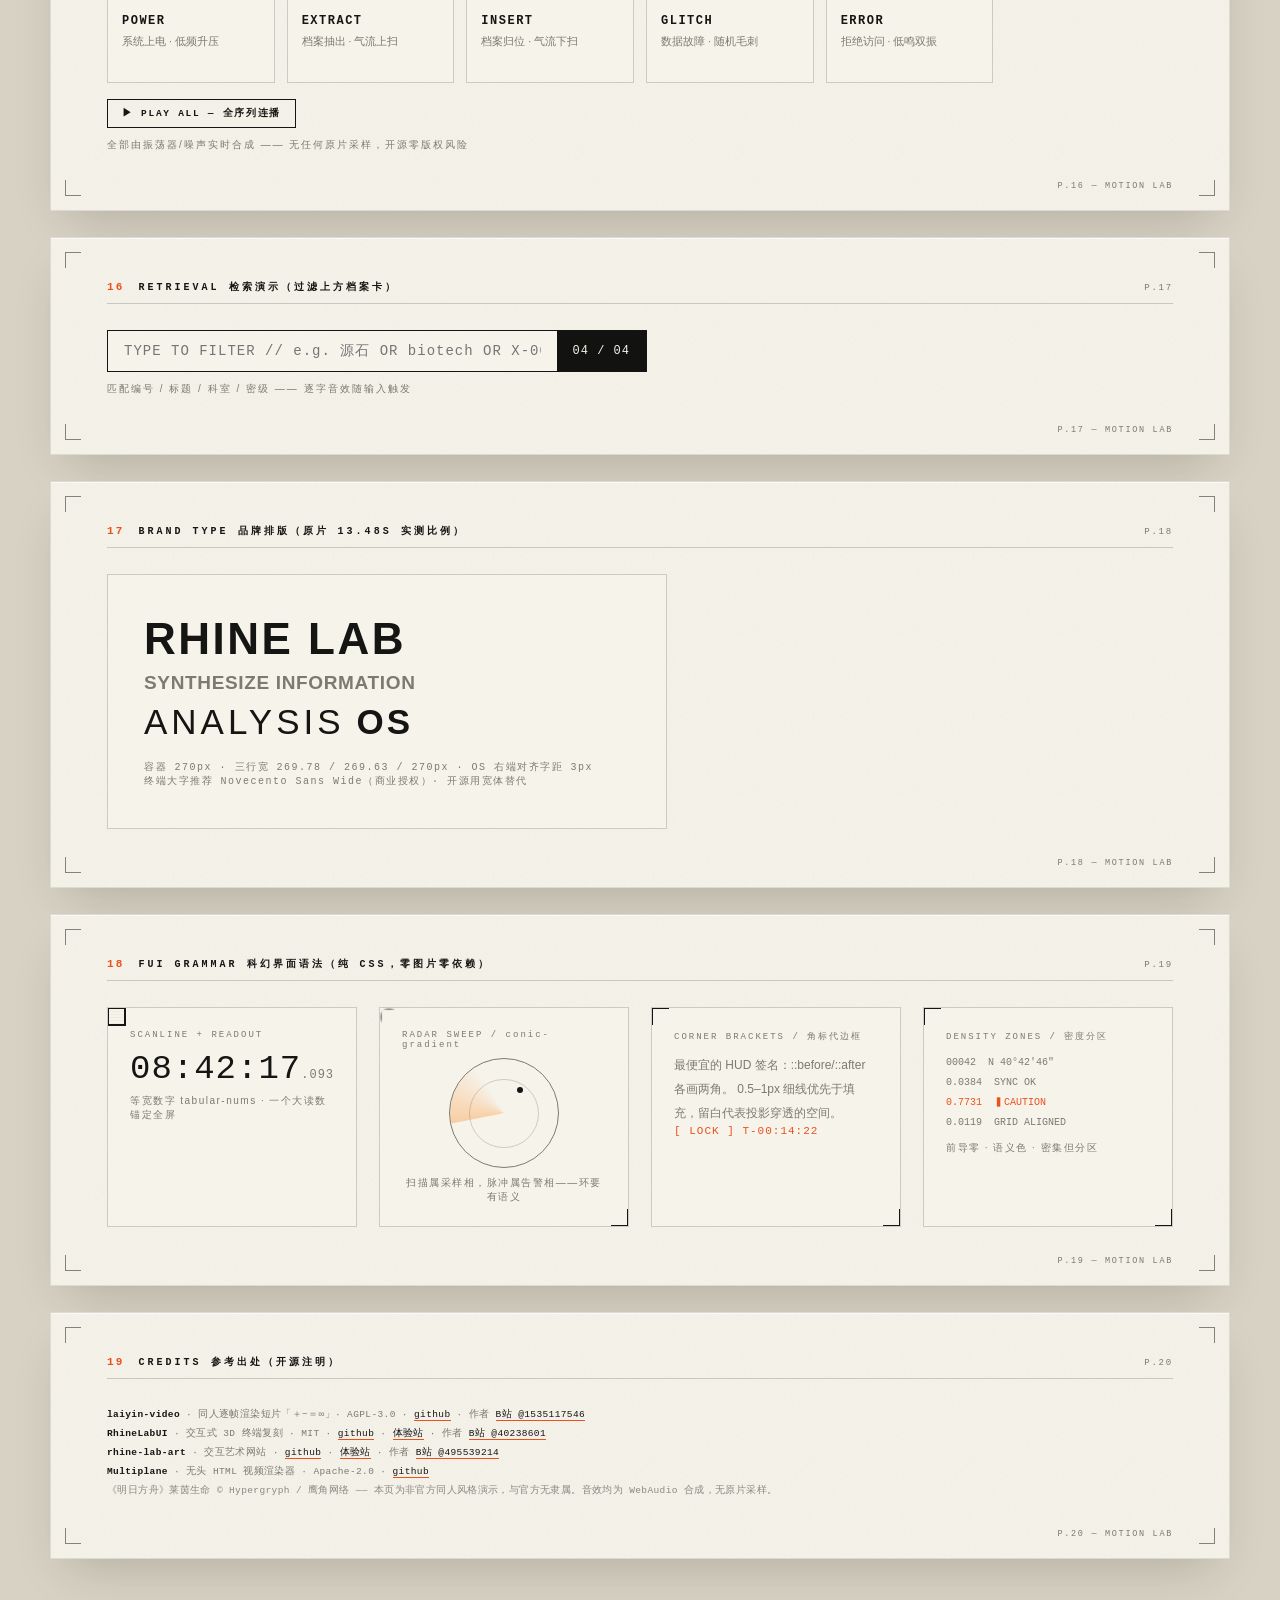
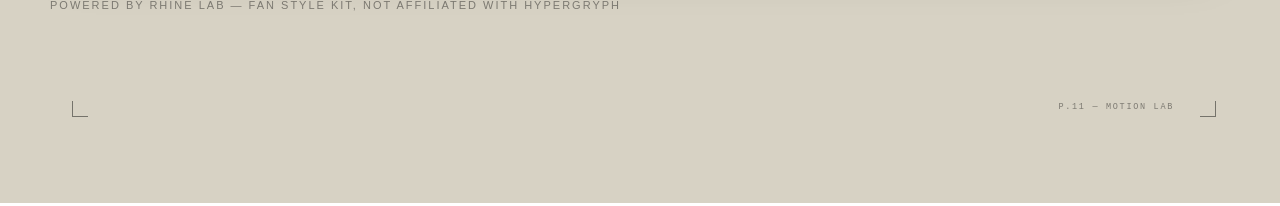
<file: assets/starter/motion-lab.html>
<!DOCTYPE html>
<html lang="zh-CN">
<head>
<meta charset="UTF-8">
<meta name="viewport" content="width=device-width, initial-scale=1.0">
<title>RHINE LAB — 动效手册 / MOTION LAB</title>
<style>:root {
  /* ── Rhine Lab design tokens ── */
  --rl-paper: #e7e5e1;
  --rl-card: #f6f5f2;
  --rl-tab: #e2e0dc;
  --rl-faint: #c9c6c0;
  --rl-mute: #8b8882;
  --rl-ink: #111214;
  --rl-ink-inv: #f2f0eb;
  --rl-plate: #101112;
  --rl-orange: #ff7b00;
  --rl-orange-deep: #e35d00;
  --rl-lime: #b9e432;
  --rl-grid: rgba(17, 18, 20, 0.06);
  --rl-font-sans: "Montserrat", "MiSans", "Noto Sans CJK SC", "Source Han Sans SC", "PingFang SC", "Microsoft YaHei", sans-serif;
  --rl-font-mono: "JetBrains Mono", ui-monospace, Consolas, monospace;
}

* { margin: 0; padding: 0; box-sizing: border-box; }

html { scroll-behavior: smooth; }

body {
  background: var(--rl-paper);
  color: var(--rl-ink);
  font-family: var(--rl-font-sans);
  font-weight: 500;
  min-height: 100vh;
  overflow-x: hidden;
  position: relative;
}

/* 方格网格底纹 */
body::before {
  content: "";
  position: fixed;
  inset: 0;
  background-image:
    linear-gradient(var(--rl-grid) 1px, transparent 1px),
    linear-gradient(90deg, var(--rl-grid) 1px, transparent 1px);
  background-size: 48px 48px;
  pointer-events: none;
  z-index: 0;
}

.page { position: relative; z-index: 1; max-width: 1180px; margin: 0 auto; padding: 0 48px; }

/* ── HUD 页眉 ── */
.hud-header {
  display: flex;
  align-items: baseline;
  gap: 32px;
  padding: 40px 0 0;
  border-bottom: 2px solid var(--rl-ink);
  padding-bottom: 14px;
}
.hud-title { font-weight: 700; font-size: 26px; letter-spacing: 0.92px; }
.hud-sub { font-size: 11px; font-weight: 600; letter-spacing: 3.2px; color: var(--rl-mute); }
.hud-os { margin-left: auto; font-size: 12px; letter-spacing: 1px; }
.hud-os .light { font-weight: 300; }
.hud-os .bold { font-weight: 700; }

/* ── 左侧竖轨线 ── */
.rail {
  position: fixed;
  left: max(24px, calc(50% - 590px - 40px));
  top: 0;
  width: 2px;
  height: 100vh;
  background: var(--rl-faint);
  z-index: 2;
}
.rail::after {
  content: "";
  position: absolute;
  top: 120px;
  left: -18px;
  width: 38px;
  height: 22px;
  background: var(--rl-lime);
}

/* ── 章节区块 ── */
.section { padding: 130px 0; }
.section-code {
  font-weight: 600;
  font-size: 15px;
  letter-spacing: -0.045em;
  display: flex;
  align-items: center;
  gap: 10px;
  color: var(--rl-ink);
}
.section-code .badge {
  display: inline-flex;
  align-items: center;
  justify-content: center;
  width: 34px;
  height: 18px;
  border-radius: 9px;
  background: var(--rl-plate);
  color: var(--rl-ink-inv);
  font-family: var(--rl-font-mono);
  font-size: 11px;
}

/* ── 主标题 ── */
.hero { font-size: clamp(44px, 7vw, 88px); font-weight: 700; letter-spacing: -0.5px; line-height: 1.04; margin: 24px 0 8px; }
.hero .accent { color: var(--rl-orange); }
.hero-sub { font-size: 14px; letter-spacing: 2px; color: var(--rl-mute); font-weight: 600; }

/* ── 档案卡 ── */
.dossier {
  background: var(--rl-card);
  border: 1px solid var(--rl-faint);
  padding: 24px 28px;
  position: relative;
}
.dossier .corners span { position: absolute; width: 18px; height: 18px; border-color: var(--rl-ink); border-style: solid; border-width: 0; }
.dossier .corners span:nth-child(1) { top: -1px; left: -1px; border-top-width: 2px; border-left-width: 2px; }
.dossier .corners span:nth-child(2) { top: -1px; right: -1px; border-top-width: 2px; border-right-width: 2px; }
.dossier .corners span:nth-child(3) { bottom: -1px; left: -1px; border-bottom-width: 2px; border-left-width: 2px; }
.dossier .corners span:nth-child(4) { bottom: -1px; right: -1px; border-bottom-width: 2px; border-right-width: 2px; }

/* 数据行（分级入场） */
.data-rows { font-family: var(--rl-font-mono); font-size: 13px; line-height: 2; }
.data-rows .row { display: flex; opacity: 0; transform: translateY(8px); }
.data-rows .row.show { animation: rl-row-in 0.5s cubic-bezier(0.33, 1, 0.68, 1) forwards; }
.data-rows .key { width: 180px; color: var(--rl-mute); }
.data-rows .val { color: var(--rl-ink); }
.data-rows .val.warn { color: var(--rl-orange); }
@keyframes rl-row-in { to { opacity: 1; transform: none; } }

/* ── 里程计数字 ── */
.odometer {
  font-family: var(--rl-font-mono);
  font-weight: 400;
  font-size: 44px;
  color: var(--rl-ink);
  border-bottom: 3px solid var(--rl-ink);
  display: inline-block;
  padding-bottom: 6px;
}

/* ── chip 胶囊 ── */
.chip {
  display: inline-block;
  background: var(--rl-plate);
  color: var(--rl-ink-inv);
  font-size: 13px;
  font-weight: 600;
  letter-spacing: 0.8px;
  padding: 0.6em 0.9em;
  overflow: hidden;
  white-space: nowrap;
}

/* ── 警告板 ── */
.warning { position: relative; margin: 24px 0; }
.warning .bracket-bar {
  height: 46px;
  border-left: 9px solid var(--rl-orange);
  border-right: 9px solid var(--rl-orange);
  display: flex;
  align-items: center;
  gap: 14px;
  padding: 0 20px;
  background: var(--rl-card);
  overflow: hidden;
  width: 0;
  transition: width 0.6s cubic-bezier(0.25, 1, 0.5, 1);
}
.warning.on .bracket-bar { width: 100%; }
.warning .tri { width: 0; height: 0; border-left: 10px solid transparent; border-right: 10px solid transparent; border-bottom: 17px solid var(--rl-orange); }
.warning .word { font-size: 24px; font-weight: 700; letter-spacing: 6px; color: var(--rl-orange); }
.warning .log { font-family: var(--rl-font-mono); font-size: 11px; line-height: 1.8; color: var(--rl-mute); margin-top: 10px; }
.warning .log .hot { color: var(--rl-orange); font-weight: 600; }
.warning .log .blink { display: inline-block; width: 10px; height: 10px; background: var(--rl-orange); vertical-align: -1px; margin-left: 10px; animation: rl-blink 0.5s steps(1) infinite; }
@keyframes rl-blink { 50% { opacity: 0; } }

/* ── 进度条 ── */
.bar { height: 14px; border: 2px solid var(--rl-ink); padding: 2px; margin: 18px 0; }
.bar i { display: block; height: 100%; background: var(--rl-lime); width: 0; transition: width 1.2s cubic-bezier(0.16, 1, 0.3, 1); }
.bar.on i { width: 87%; }

/* ── ∞ 标记落版 ── */
.mark-wrap { padding: 56px 0; text-align: center; }
.mark-caption { font-weight: 700; letter-spacing: 0.062em; font-size: 14px; margin-top: 10px; }
.infinity path { fill: none; stroke: var(--rl-ink); stroke-width: 10; }

/* ── 双语字幕页脚 ── */
.hud-footer {
  position: fixed;
  right: 40px;
  bottom: 28px;
  z-index: 3;
  display: flex;
  align-items: center;
  gap: 10px;
  font-size: 11px;
  font-weight: 600;
  letter-spacing: 2px;
  color: var(--rl-mute);
}
.hud-footer i { width: 24px; height: 5px; background: var(--rl-ink); }

.subtitle-plate {
  position: fixed;
  left: 50%;
  bottom: 64px;
  transform: translateX(-50%);
  background: var(--rl-plate);
  color: var(--rl-ink-inv);
  padding: 10px 18px;
  text-align: center;
  z-index: 3;
  animation: rl-plate-in 0.8s cubic-bezier(0.33, 1, 0.68, 1) 0.9s both;
}
@keyframes rl-plate-in { from { opacity: 0; transform: translateX(-50%) translateY(14px); } to { opacity: 1; transform: translateX(-50%) translateY(0); } }
.subtitle-plate .cn { font-size: 15px; font-weight: 500; letter-spacing: 2px; }
.subtitle-plate .en { font-size: 9px; font-weight: 600; letter-spacing: 3.2px; color: var(--rl-mute); margin-top: 3px; }

/* ── CJK 滑入 ── */
.cjk-in { opacity: 0; transform: translateY(0.25em); }
.cjk-in.show { animation: rl-cjk-in 0.7s cubic-bezier(0.33, 1, 0.68, 1) forwards; }
@keyframes rl-cjk-in { to { opacity: 1; transform: none; } }

/* 深色板区块 */
.plate-block { background: var(--rl-plate); color: var(--rl-ink-inv); padding: 40px; margin: 32px 0; }
.plate-block .dim { color: var(--rl-mute); }

/* ── 3D 档案卡阵列（RhineLabUI 近似） ── */
.card-row { display: flex; gap: 18px; perspective: 1200px; margin-top: 24px; }
.rl-card {
  flex: 1;
  min-height: 200px;
  background: var(--rl-card);
  border: 1px solid var(--rl-faint);
  position: relative;
  transform-style: preserve-3d;
  cursor: pointer;
  padding: 16px;
  transition: transform 0.28s cubic-bezier(0.33, 1, 0.68, 1), border-color 0.28s, box-shadow 0.28s;
}
.rl-card:hover { transform: translateY(-8px) rotateX(3deg); }
.rl-card.selected {
  transform: translateY(-26px);
  border-color: var(--rl-ink);
  box-shadow: 0 18px 40px rgba(17, 18, 20, 0.18);
}
.rl-card .tab {
  position: absolute;
  top: 0;
  left: 0;
  background: var(--rl-plate);
  color: var(--rl-ink-inv);
  font-family: var(--rl-font-mono);
  font-size: 10px;
  letter-spacing: 1.5px;
  padding: 3px 10px;
}
.rl-card h3 { font-size: 15px; font-weight: 600; letter-spacing: -0.3px; margin-top: 28px; }
.rl-card .no { font-family: var(--rl-font-mono); font-size: 12px; color: var(--rl-orange); letter-spacing: 2px; }
.rl-card .meta { font-size: 10px; letter-spacing: 2px; color: var(--rl-mute); margin-top: 8px; }
.rl-card .peek {
  max-height: 0;
  overflow: hidden;
  transition: max-height 0.3s cubic-bezier(0.33, 1, 0.68, 1);
  font-family: var(--rl-font-mono);
  font-size: 11px;
  line-height: 1.9;
  color: var(--rl-mute);
}
.rl-card.selected .peek { max-height: 90px; }
/* 选中波浪：兄弟卡片按 --wave-delay 延迟、--wave 幅度起伏 */
.rl-card.waving { animation: rl-wave 0.9s cubic-bezier(0.33, 1, 0.68, 1); animation-delay: var(--wave-delay, 0ms); }
@keyframes rl-wave {
  30% { transform: translateY(calc(-1 * var(--wave, 6px))); }
  100% { transform: none; }
}

/* ══════════ 全要素演示组件 ══════════ */

/* 右上角步骤指示器 */
.steps {
  position: fixed;
  top: 44px;
  right: 40px;
  display: flex;
  flex-direction: column;
  gap: 14px;
  z-index: 4;
  font-family: var(--rl-font-mono);
}
.steps .st { display: flex; align-items: center; gap: 10px; font-size: 10px; letter-spacing: 2.4px; color: var(--rl-mute); }
.steps .st i {
  width: 8px; height: 8px; border-radius: 50%;
  background: var(--rl-faint); display: inline-block;
}
.steps .st.on i {
  width: 9px; height: 9px;
  background: var(--rl-orange);
  box-shadow: 0 0 0 5px transparent, 0 0 0 2.4px var(--rl-orange);
  border-radius: 50%;
}
.steps .st.on { color: var(--rl-ink); }

/* 权限环（双弧反向旋转） */
.ring-demo { display: flex; gap: 48px; align-items: center; flex-wrap: wrap; }
.ring { position: relative; width: 120px; height: 120px; }
.ring svg { width: 100%; height: 100%; overflow: visible; }
.ring .arc-main { transform-origin: 50% 50%; animation: rl-spin 14s linear infinite; }
.ring .arc-sub { transform-origin: 50% 50%; animation: rl-spin-rev 6s linear infinite; }
@keyframes rl-spin { to { transform: rotate(360deg); } }
@keyframes rl-spin-rev { to { transform: rotate(-360deg); } }
.ring .lbl { position: absolute; inset: 0; display: flex; align-items: center; justify-content: center; font-family: var(--rl-font-mono); font-size: 10px; letter-spacing: 2px; color: var(--rl-mute); }

/* 滚动数字时钟（时/分/秒独立更新） */
.clock { font-family: var(--rl-font-mono); font-size: 40px; color: var(--rl-ink); border-bottom: 3px solid var(--rl-ink); display: inline-block; padding-bottom: 6px; letter-spacing: 2px; }
.clock .seg { display: inline-block; }
.clock .seg.tick { animation: rl-seg-tick 0.28s cubic-bezier(0.33, 1, 0.68, 1); }
@keyframes rl-seg-tick {
  0% { opacity: 0.2; transform: translateY(-6px); filter: blur(2px); }
  100% { opacity: 1; transform: none; filter: none; }
}

/* 解密动画：对角线 + 磨砂→清晰 + 遮挡条退开 */
.decrypt { position: relative; background: var(--rl-card); border: 1px solid var(--rl-faint); padding: 28px; overflow: hidden; cursor: pointer; }
.decrypt .d-lines i { position: absolute; top: 50%; width: 40%; height: 2px; background: var(--rl-orange); transform: scaleX(0); transition: transform 0.7s cubic-bezier(0.33, 1, 0.68, 1); }
.decrypt .d-lines i.l { left: 0; transform-origin: left; }
.decrypt .d-lines i.r { right: 0; transform-origin: right; }
.decrypt.open .d-lines i { transform: scaleX(1); }
.decrypt .d-shield {
  position: absolute; top: 0; right: 0; bottom: 0; width: 72%;
  background: var(--rl-tab);
  display: flex; align-items: center; justify-content: center;
  font-family: var(--rl-font-mono); font-size: 11px; letter-spacing: 3px; color: var(--rl-mute);
  transition: transform 0.8s cubic-bezier(0.25, 1, 0.5, 1) 0.35s;
}
.decrypt.open .d-shield { transform: translateX(105%); }
.decrypt .d-body { opacity: 0; filter: blur(8px); transform: translateY(6px); transition: all 0.7s ease 0.5s; }
.decrypt.open .d-body { opacity: 1; filter: none; transform: none; }
.decrypt .hint { font-size: 10px; letter-spacing: 2px; color: var(--rl-mute); margin-top: 14px; }

/* 机密档案照片（半调网点 + 涂抹） */
.classified { position: relative; width: 240px; aspect-ratio: 3/4; background: #d9d6d0; border: 1px solid rgba(17,18,20,0.35); overflow: hidden; }
.classified::before {
  content: ""; position: absolute; inset: 0;
  background-image: radial-gradient(circle, rgba(17,18,20,0.55) 1.1px, transparent 1.4px);
  background-size: 7px 7px;
}
.classified::after {
  content: ""; position: absolute; left: 50%; bottom: 0; transform: translateX(-50%);
  width: 46%; height: 62%;
  background: #2b2b2d; border-radius: 46% 46% 0 0;
  -webkit-mask-image: radial-gradient(circle at 50% 12%, #000 30%, transparent 32%), linear-gradient(#000, #000);
  mask-image: radial-gradient(circle at 50% 12%, #000 30%, transparent 32%), linear-gradient(#000, #000);
  mask-size: 34px 34px, 78% 60%; mask-position: center top, center bottom; mask-repeat: no-repeat;
  -webkit-mask-size: 34px 34px, 78% 60%; -webkit-mask-position: center top, center bottom; -webkit-mask-repeat: no-repeat;
}
.classified .cls-tag {
  position: absolute; left: 0; right: 0; bottom: 20%;
  background: var(--rl-orange); color: #fff;
  font-size: 11px; font-weight: 700; letter-spacing: 1.5px;
  text-align: center; padding: 4px 0;
}

/* 涂抹条（redacted） */
.redacted { background: var(--rl-orange); color: transparent !important; user-select: none; border-radius: 1px; padding: 0 4px; }

/* 标注 callout：锚点 + 引导线 */
.callout { display: flex; align-items: flex-start; gap: 0; margin: 28px 0; position: relative; }
.callout .anchor { width: 10px; height: 10px; border-radius: 50%; background: var(--rl-ink); margin-top: 4px; flex: none; }
.callout .lead { width: 64px; height: 1.6px; background: var(--rl-ink); margin-top: 8px; flex: none; transform-origin: left; }
.callout.on .lead { animation: rl-lead 0.5s cubic-bezier(0.33, 1, 0.68, 1) both; }
@keyframes rl-lead { from { transform: scaleX(0); } to { transform: scaleX(1); } }
.callout .txt { padding-left: 12px; }
.callout .txt b { display: block; font-size: 18px; font-weight: 700; letter-spacing: -0.3px; }
.callout .txt span { font-size: 12px; color: var(--rl-mute); }

/* 身份块 identity */
.identity { display: flex; gap: 22px; align-items: flex-start; }
.identity .badge-blk {
  width: 112px; height: 78px; background: var(--rl-plate); color: var(--rl-ink-inv);
  display: flex; flex-direction: column; align-items: center; justify-content: center; gap: 4px; flex: none;
}
.identity .badge-blk .inf { font-family: var(--rl-font-mono); font-size: 26px; line-height: 1; }
.identity .badge-blk small { font-size: 6px; letter-spacing: 3px; }
.identity .role { font-size: 14px; color: var(--rl-mute); letter-spacing: 1px; }
.identity .name { font-size: 34px; font-weight: 800; letter-spacing: -0.5px; line-height: 1.15; }
.identity .rule { width: 320px; height: 3px; background: var(--rl-ink); margin-top: 8px; }
.identity .deg { font-family: var(--rl-font-mono); font-size: 12px; color: var(--rl-mute); margin-top: 6px; }

/* 故障撕裂转场（点击触发，0.35s） */
.glitchable { position: relative; }
.glitchable.glitching { animation: rl-glitch 0.35s steps(2, end); }
@keyframes rl-glitch {
  0% { transform: translate(0); filter: none; }
  20% { transform: translate(-6px, 2px); filter: hue-rotate(-30deg); clip-path: inset(12% 0 64% 0); }
  40% { transform: translate(5px, -3px); clip-path: inset(58% 0 8% 0); }
  60% { transform: translate(-3px, 1px); filter: hue-rotate(20deg); clip-path: inset(32% 0 40% 0); }
  80% { transform: translate(4px, -1px); clip-path: inset(76% 0 4% 0); }
  100% { transform: none; filter: none; clip-path: none; }
}
.rl-btn {
  background: var(--rl-plate); color: var(--rl-ink-inv);
  border: none; font-family: var(--rl-font-sans);
  font-size: 12px; font-weight: 600; letter-spacing: 1.5px;
  padding: 10px 22px; cursor: pointer; transition: background 0.2s, transform 0.15s;
}
.rl-btn:hover { background: var(--rl-orange-deep); transform: translateY(-2px); }
.rl-btn:active { transform: translateY(0); }

/* 暗色主题演示（RhineLabUI 暗色值） */
.dark-theme { background: #11181b; color: #e0e3dc; padding: 40px; margin: 32px 0; }
.dark-theme .dim { color: #a6b0b1; }
.dark-theme .rule { border-color: #536166; }
.dark-theme .amber { color: #c5a16b; }

/* 套准点呼吸（idle） */
.reg-dot { width: 14px; height: 14px; border: 2px solid var(--rl-mute); border-radius: 50%; display: inline-block; }
.reg-dot::after { content: ""; display: block; width: 4px; height: 4px; background: var(--rl-lime); border-radius: 50%; margin: 3px auto; animation: rl-reg 3.2s ease-in-out infinite; }
@keyframes rl-reg { 0%, 100% { opacity: 0.35; } 50% { opacity: 1; } }

/* 演示导航 */
.demo-nav { display: flex; flex-wrap: wrap; gap: 10px; padding: 24px 0 8px; position: sticky; top: 0; background: var(--rl-paper); z-index: 5; border-bottom: 1px solid var(--rl-faint); }
.demo-nav a { font-family: var(--rl-font-mono); font-size: 10px; letter-spacing: 1.5px; color: var(--rl-mute); text-decoration: none; padding: 4px 10px; border: 1px solid var(--rl-faint); }
.demo-nav a:hover { color: var(--rl-ink); border-color: var(--rl-ink); }
.page > section[id], .mark-wrap { scroll-margin-top: 96px; }

/* 演示板块标题 */
.demo-h { font-size: 12px; font-weight: 700; letter-spacing: 3px; color: var(--rl-orange); margin: 0 0 18px; }
.demo-grid { display: flex; gap: 32px; flex-wrap: wrap; align-items: flex-start; }

/* ══════════ 终端登录开场（boot） ══════════ */
.boot {
  position: fixed; inset: 0; z-index: 99;
  background: #060708; color: #e0e3dc;
  display: flex; align-items: center; justify-content: center;
  transition: opacity 0.6s ease;
}
.boot.off { opacity: 0; pointer-events: none; }
.boot .b-inner { width: min(560px, 86vw); font-family: var(--rl-font-mono); }
.boot .b-line { font-size: 13px; letter-spacing: 2px; color: #a6b0b1; min-height: 22px; margin: 6px 0; opacity: 0; }
.boot .b-line.show { opacity: 1; }
.boot .b-line.ok { color: #c5a16b; }
.boot .b-ring-wrap { display: flex; justify-content: center; margin: 34px 0; opacity: 0; transition: opacity 0.4s; }
.boot .b-ring-wrap.show { opacity: 1; }
.boot .b-ring { width: 110px; height: 110px; }
.boot .b-ring circle { fill: none; }
.boot .b-ring .r-track { stroke: #536166; stroke-width: 1.5; }
.boot .b-ring .r-arc { stroke: #e0e3dc; stroke-width: 2.5; stroke-linecap: round;
  stroke-dasharray: 264; stroke-dashoffset: 264; transform-origin: 50% 50%; transform: rotate(-90deg); }
.boot.scanning .b-ring .r-arc { transition: stroke-dashoffset 1.4s cubic-bezier(0.33, 1, 0.68, 1); stroke-dashoffset: 30; }
.boot .b-dot { fill: #ff7b00; opacity: 0; transition: opacity 0.3s 1.1s; }
.boot.scanning .b-dot { opacity: 1; }
.boot .b-welcome {
  text-align: center; margin-top: 10px; opacity: 0; transform: translateY(10px);
  transition: all 0.7s cubic-bezier(0.33, 1, 0.68, 1);
  font-family: var(--rl-font-sans);
}
.boot .b-welcome.show { opacity: 1; transform: none; }
.boot .b-welcome .w1 { font-size: 12px; letter-spacing: 4px; color: #a6b0b1; }
.boot .b-welcome .w2 { font-size: clamp(26px, 4.5vw, 40px); font-weight: 700; letter-spacing: 1px; color: #e0e3dc; margin: 8px 0; }
.boot .b-welcome .w2 .amp { color: #c5a16b; }
.boot .b-enter {
  display: none;
  text-align: center;
  margin-top: 26px;
  font-family: var(--rl-font-mono);
  font-size: 13px;
  letter-spacing: 3px;
  color: #c5a16b;
  border: 1px solid #536166;
  padding: 12px 30px;
  cursor: pointer;
  animation: rl-enter-pulse 2.2s ease-in-out infinite;
}
.boot.standby .b-enter { display: inline-block; }
@keyframes rl-enter-pulse { 50% { border-color: #c5a16b; color: #e0e3dc; } }
.b-skip {
  position: absolute; right: 28px; bottom: 24px;
  background: none; border: 1px solid #536166; color: #a6b0b1;
  font-family: var(--rl-font-mono); font-size: 10px; letter-spacing: 2px;
  padding: 8px 16px; cursor: pointer;
}
.boot .b-skip:hover { border-color: #c5a16b; color: #c5a16b; }
.boot .b-flash { position: absolute; inset: 0; background: #f2f0eb; opacity: 0; pointer-events: none; }
.boot.flashing .b-flash { animation: rl-flash 0.9s ease forwards; }
@keyframes rl-flash { 0% { opacity: 0; } 55% { opacity: 1; } 100% { opacity: 0; } }

/* ══════════ 3D 档案阵列（Three.js） ══════════ */
.scene3d {
  position: relative;
  height: 540px;
  background: var(--rl-paper);
  border: 1px solid var(--rl-faint);
  overflow: hidden;
  cursor: grab;
  touch-action: none;
}
.scene3d:active { cursor: grabbing; }
.scene3d canvas { display: block; width: 100%; height: 100%; }
.scene3d .s-hud {
  position: absolute; left: 14px; top: 12px;
  font-family: var(--rl-font-mono); font-size: 10px; letter-spacing: 2px; color: var(--rl-mute);
  pointer-events: none; z-index: 4;
}
.scene3d .s-hud b { color: var(--rl-ink); }
.scene3d .s-hud .sel { color: var(--rl-orange); }
.scene3d .s-tip {
  position: absolute; right: 14px; bottom: 12px;
  font-family: var(--rl-font-mono); font-size: 10px; letter-spacing: 1.5px; color: var(--rl-mute);
  pointer-events: none; z-index: 4;
}
.scene3d .s-fail {
  position: absolute; inset: 0; display: flex; align-items: center; justify-content: center;
  font-family: var(--rl-font-mono); font-size: 12px; letter-spacing: 2px; color: var(--rl-mute);
}

/* 详情面板（选中档案后从右滑入） */
.s-detail {
  position: absolute; top: 14px; right: 14px; bottom: 14px;
  width: min(330px, 86%);
  background: rgba(246, 245, 242, 0.97);
  border: 1px solid var(--rl-ink);
  padding: 20px 22px;
  overflow-y: auto;
  transform: translateX(112%);
  transition: transform 0.42s cubic-bezier(0.33, 1, 0.68, 1);
  z-index: 6;
}
.s-detail.on { transform: none; }
.s-detail .corners span { position: absolute; width: 14px; height: 14px; border: 0 solid var(--rl-ink); }
.s-detail .corners span:nth-child(1) { top: -1px; left: -1px; border-top-width: 2px; border-left-width: 2px; }
.s-detail .corners span:nth-child(2) { top: -1px; right: -1px; border-top-width: 2px; border-right-width: 2px; }
.s-detail .corners span:nth-child(3) { bottom: -1px; left: -1px; border-bottom-width: 2px; border-left-width: 2px; }
.s-detail .corners span:nth-child(4) { bottom: -1px; right: -1px; border-bottom-width: 2px; border-right-width: 2px; }
.s-detail .d-head { display: flex; align-items: center; gap: 10px; font-family: var(--rl-font-mono); font-size: 11px; letter-spacing: 2px; }
.s-detail .d-no { color: var(--rl-orange); font-weight: 600; }
.s-detail .d-cat { color: var(--rl-mute); flex: 1; }
.s-detail .d-close { background: none; border: 1px solid var(--rl-faint); color: var(--rl-mute); font-family: var(--rl-font-mono); font-size: 10px; letter-spacing: 1.5px; padding: 4px 10px; cursor: pointer; }
.s-detail .d-close:hover { border-color: var(--rl-ink); color: var(--rl-ink); }
.s-detail h3 { font-size: 19px; font-weight: 700; letter-spacing: -0.3px; margin: 16px 0 4px; line-height: 1.3; }
.s-detail .d-sub { font-size: 11px; letter-spacing: 1.5px; color: var(--rl-mute); margin-bottom: 14px; }
.s-detail .d-fields { border-top: 2px solid var(--rl-ink); border-bottom: 1px solid var(--rl-faint); padding: 10px 0; margin-bottom: 14px; font-family: var(--rl-font-mono); font-size: 11px; }
.s-detail .d-fields > div { display: flex; justify-content: space-between; padding: 4px 0; }
.s-detail .d-fields span { color: var(--rl-mute); letter-spacing: 1.5px; }
.s-detail .d-fields b { font-weight: 600; }
.s-detail .d-fields b.warn { color: var(--rl-orange); }
.s-detail .d-body { font-size: 12px; line-height: 2; color: var(--rl-ink); opacity: 0; transform: translateY(6px); transition: all 0.5s ease 0.15s; }
.s-detail.on .d-body { opacity: 1; transform: none; }
.s-detail .d-actions { display: flex; gap: 10px; margin-top: 16px; }
.s-detail .rl-btn { flex: 1; padding: 9px 0; font-size: 11px; }

/* ══════════ 扩展板块 ══════════ */

/* 色板对照 */
.swatches { display: flex; flex-wrap: wrap; gap: 14px; }
.sw { width: 128px; cursor: pointer; }
.sw i { display: block; height: 62px; border: 1px solid var(--rl-faint); transition: transform 0.25s cubic-bezier(0.33, 1, 0.68, 1); }
.sw:hover i { transform: translateY(-4px); }
.sw b { display: block; font-family: var(--rl-font-mono); font-size: 11px; margin-top: 7px; letter-spacing: 1px; }
.sw span { font-family: var(--rl-font-mono); font-size: 10px; color: var(--rl-mute); }

/* 章节黑块（烟雾漂移 + lime 高亮边） */
.section-tile { position: relative; background: var(--rl-plate); color: var(--rl-ink-inv); padding: 46px 38px; overflow: hidden; margin: 26px 0; border-left: 4px solid transparent; transition: border-color 0.3s; }
.section-tile:hover { border-left-color: var(--rl-lime); }
.section-tile .smoke { position: absolute; inset: -20%; background:
  radial-gradient(ellipse 40% 55% at 30% 40%, rgba(255, 255, 255, 0.07), transparent 70%),
  radial-gradient(ellipse 35% 45% at 75% 65%, rgba(255, 255, 255, 0.05), transparent 70%);
  animation: rl-smoke 16s ease-in-out infinite alternate; pointer-events: none; }
@keyframes rl-smoke { from { transform: translate(0, 0) scale(1); } to { transform: translate(4%, -3%) scale(1.08); } }
.section-tile .t-code { position: relative; font-family: var(--rl-font-mono); font-size: 11px; letter-spacing: 2.5px; color: #d9d9d9; }
.section-tile .t-big { position: relative; font-size: clamp(40px, 6vw, 72px); font-weight: 800; letter-spacing: -1px; line-height: 1.02; margin: 12px 0; }
.section-tile .t-cap { position: relative; font-size: 12px; letter-spacing: 2px; color: #8b8882; }
.section-tile .reg2 { position: absolute; right: 26px; top: 24px; width: 12px; height: 12px; border: 2px solid #6c6c6c; border-radius: 50%; }
.section-tile .reg2::after { content: ""; position: absolute; inset: 3px; background: var(--rl-lime); border-radius: 50%; opacity: 0.4; }

/* 终端日志（自动滚动追加） */
.term { background: var(--rl-plate); padding: 18px 22px; height: 250px; overflow: hidden; display: flex; flex-direction: column; justify-content: flex-end; font-family: var(--rl-font-mono); font-size: 11.5px; line-height: 2; }
.term .ln { color: #a6b0b1; white-space: nowrap; overflow: hidden; text-overflow: ellipsis; }
.term .ln .tm { color: #536166; margin-right: 10px; }
.term .ln.hot { color: var(--rl-orange); }
.term .ln.ok { color: var(--rl-lime); }

/* 加载态集合 */
.loaders { display: grid; grid-template-columns: repeat(auto-fit, minmax(190px, 1fr)); gap: 22px; }
.loader { background: var(--rl-card); border: 1px solid var(--rl-faint); padding: 22px; text-align: center; }
.loader .lb { font-family: var(--rl-font-mono); font-size: 10px; letter-spacing: 2px; color: var(--rl-mute); margin-top: 14px; }
.loader .ring svg { width: 64px; height: 64px; }
.ld-blocks { display: flex; gap: 7px; justify-content: center; align-items: center; height: 40px; }
.ld-blocks i { width: 10px; height: 10px; background: var(--rl-ink); animation: rl-pulse 1.2s ease-in-out infinite; }
.ld-blocks i:nth-child(2) { animation-delay: 0.15s; }
.ld-blocks i:nth-child(3) { animation-delay: 0.3s; }
.ld-blocks i:nth-child(4) { animation-delay: 0.45s; }
@keyframes rl-pulse { 0%, 100% { opacity: 0.15; transform: scale(0.8); } 50% { opacity: 1; transform: none; } }
.loader .bar { margin: 14px 0 0; }

/* 检索演示 */
.search-bar { position: relative; display: flex; border: 2px solid var(--rl-ink); max-width: 540px; }
.search-bar input { flex: 1; min-width: 0; border: none; background: var(--rl-card); font-family: var(--rl-font-mono); font-size: 14px; padding: 12px 16px; outline: none; color: var(--rl-ink); letter-spacing: 1px; caret-color: transparent; }
.search-bar:focus-within { border-color: var(--rl-orange); }
.search-caret { position: absolute; width: 9px; background: var(--rl-orange); pointer-events: none; z-index: 2;
  display: none; animation: rl-caret-blink 1.06s step-end infinite; }
@keyframes rl-caret-blink { 50% { opacity: 0; } }
.search-bar .cnt { background: var(--rl-plate); color: var(--rl-ink-inv); font-family: var(--rl-font-mono); font-size: 12px; display: flex; align-items: center; padding: 0 16px; letter-spacing: 1px; white-space: nowrap; }

/* 品牌排版（原片 13.48s 实测比例） */
.brand-type { background: var(--rl-card); border: 1px solid var(--rl-faint); padding: 40px 36px; max-width: 560px; }
.brand-type .b1 { font-size: 44px; line-height: 48px; letter-spacing: 2.5px; font-weight: 700; }
.brand-type .b2 { font-size: 19px; line-height: 23px; letter-spacing: 0.65px; font-weight: 600; color: var(--rl-mute); margin: 8px 0; }
.brand-type .b3 { font-size: 35px; line-height: 40px; font-weight: 300; letter-spacing: 4px; }
.brand-type .b3 .os { font-weight: 700; letter-spacing: 3px; margin-left: 12px; }
.brand-type .bt-note { font-family: var(--rl-font-mono); font-size: 10px; letter-spacing: 1.5px; color: var(--rl-mute); margin-top: 18px; }

/* 出处致谢 */
.credits { font-family: var(--rl-font-mono); font-size: 11.5px; line-height: 2.15; color: var(--rl-mute); }
.credits b { color: var(--rl-ink); }
.credits a { color: var(--rl-orange); text-decoration: none; }
.credits a:hover { text-decoration: underline; }
.credits .cr-obj { color: #8b8882; }

/* ══════════ 音效馆 ══════════ */
.sfx-grid { display: grid; grid-template-columns: repeat(auto-fill, minmax(150px, 1fr)); gap: 12px; }
.sfx {
  background: var(--rl-card);
  border: 1px solid var(--rl-faint);
  padding: 14px 14px 12px;
  cursor: pointer;
  position: relative;
  overflow: hidden;
  transition: border-color 0.25s, transform 0.2s;
}
.sfx:hover { border-color: var(--rl-ink); transform: translateY(-3px); }
.sfx b { display: block; font-family: var(--rl-font-mono); font-size: 12px; letter-spacing: 1.5px; }
.sfx span { display: block; font-size: 10.5px; color: var(--rl-mute); margin-top: 5px; line-height: 1.6; }
.sfx i { display: inline-block; font-style: normal; font-family: var(--rl-font-mono); font-size: 9px; letter-spacing: 1.5px; color: var(--rl-orange); margin-top: 8px; opacity: 0; transition: opacity 0.2s; }
.sfx:hover i { opacity: 1; }
.sfx.hit { animation: rl-sfx-hit 0.4s cubic-bezier(0.33, 1, 0.68, 1); }
@keyframes rl-sfx-hit { 0% { background: var(--rl-lime); } 100% { background: var(--rl-card); } }
.sfx-all { margin-top: 16px; }

/* ══════════ 自动巡演角标 ══════════ */
.tour-badge {
  position: fixed;
  left: 20px;
  bottom: 20px;
  z-index: 60;
  background: var(--rl-plate);
  color: var(--rl-ink-inv);
  border: 1px solid #536166;
  font-family: var(--rl-font-mono);
  font-size: 10px;
  letter-spacing: 2px;
  padding: 10px 16px;
  cursor: pointer;
  display: flex;
  align-items: center;
  gap: 10px;
  user-select: none;
  transition: border-color 0.25s;
}
.tour-badge:hover { border-color: var(--rl-lime); }
.tour-badge b { color: var(--rl-lime); font-weight: 600; }
.tour-badge.paused b { color: var(--rl-mute); }
.tour-badge span { color: #a6b0b1; }


/* ══════════ FUI 语法演示（CSS-only） ══════════ */
.fui-grid { display: grid; grid-template-columns: repeat(auto-fit, minmax(230px, 1fr)); gap: 22px; }
.hud-panel { position: relative; border: 1px solid var(--rl-faint); background: var(--rl-card); padding: 22px; overflow: hidden; }
.hud-panel::before, .hud-panel::after { content: ""; position: absolute; width: 16px; height: 16px; z-index: 2; }
.hud-panel::before { top: -1px; left: -1px; border-top: 2px solid var(--rl-ink); border-left: 2px solid var(--rl-ink); }
.hud-panel::after { bottom: -1px; right: -1px; border-bottom: 2px solid var(--rl-ink); border-right: 2px solid var(--rl-ink); }
.hud-panel .tag { font-family: var(--rl-font-mono); font-size: 9px; letter-spacing: 2px; color: var(--rl-mute); }
.readout { font-family: var(--rl-font-mono); font-variant-numeric: tabular-nums; font-size: 34px; letter-spacing: 1px; margin: 10px 0 6px; }
.readout small { font-size: 12px; color: var(--rl-mute); }
.scanlines { position: relative; }
.scanlines::after { content: ""; position: absolute; inset: 0; pointer-events: none;
  background: repeating-linear-gradient(0deg, rgba(17, 18, 20, 0.035) 0 1px, transparent 1px 3px); }
.radar { position: relative; width: 110px; height: 110px; margin: 8px auto; border: 1px solid var(--rl-mute); border-radius: 50%; overflow: hidden; }
.radar::before { content: ""; position: absolute; inset: 18%; border: 1px solid var(--rl-faint); border-radius: 50%; }
.radar .sweep { position: absolute; inset: 0; border-radius: 50%;
  background: conic-gradient(from 0deg, rgba(255, 123, 0, 0.3), transparent 70deg);
  will-change: transform; }
.radar .blip { position: absolute; width: 6px; height: 6px; background: var(--rl-ink); border-radius: 50%; top: 26%; left: 62%; }
.radar .blip.ping { animation: rl-blip-flash 0.6s ease-out; }
@keyframes rl-blip-flash { 0% { background: var(--rl-orange); box-shadow: 0 0 10px var(--rl-orange); transform: scale(1.8); } }
.grid-bg { position: relative; }
.grid-bg::before { content: ""; position: absolute; inset: 0;
  background-image: linear-gradient(rgba(17, 18, 20, 0.07) 1px, transparent 1px),
    linear-gradient(90deg, rgba(17, 18, 20, 0.07) 1px, transparent 1px);
  background-size: 28px 28px;
  -webkit-mask-image: radial-gradient(ellipse at center, #000 35%, transparent 78%);
  mask-image: radial-gradient(ellipse at center, #000 35%, transparent 78%); }
.grid-bg > * { position: relative; z-index: 1; }

/* 键盘焦点描边（可访问性） */
.sfx:focus-visible, .sw:focus-visible, .rl-card:focus-visible, .decrypt:focus-visible,
.search-bar:focus-within, .tour-badge:focus-visible {
  outline: 2px solid var(--rl-orange);
  outline-offset: 2px;
}
</style>
<script type="importmap">{"imports":{"three":"https://unpkg.com/three@0.160.0/build/three.module.js"}}</script>
<script>
/* 开场保险：即使主脚本异常也保证遮罩放行 */
window.addEventListener("error", function () { var b = document.querySelector(".boot"); if (b) b.classList.add("off"); });
setTimeout(function () { var b = document.querySelector(".boot"); if (b && !b.dataset.running) b.classList.add("off"); }, 15000);
</script>
<!--LAB-RETROFIT:START-->
<style>
/* ══════════════════════════════════════════════════════════════════
   LAB RETROFIT — 把动效手册（motion-lab.html）并入档案册的印刷语言
   v0.14.1 · 只改版式与观感，不改任何演示逻辑
   ══════════════════════════════════════════════════════════════════ */

:root{
  --rl-paper:#e4e0d5;
  --rl-card:#f6f3eb;
  --rl-tab:#efece2;
  --rl-ink:#151513;
  --rl-faint:rgba(21,21,19,.18);
  --rl-mute:#7d7a72;
  --rl-orange:#e9521c;
  --rl-plate:#121211;
  --rl-ink-inv:#f6f3eb;
  --lab-mono:"JetBrains Mono","SF Mono","Cascadia Mono",Consolas,"Courier New",monospace;
  --lab-disp:"Helvetica Neue",Helvetica,"Nimbus Sans",Arial,sans-serif;
}

body{
  background:radial-gradient(130% 80% at 50% -12%,#f0ece3 0%,var(--rl-paper) 52%,#d7d2c4 100%) !important;
  font-family:"Source Han Sans SC","Noto Sans SC","PingFang SC","Microsoft YaHei",sans-serif;
  color:var(--rl-ink);
  padding-bottom:72px !important;
}
body::before{
  content:"";position:fixed;inset:0;z-index:0;pointer-events:none;opacity:.4;mix-blend-mode:multiply;
  background-image:url("data:image/svg+xml,%3Csvg xmlns='http://www.w3.org/2000/svg' width='160' height='160'%3E%3Cfilter id='n'%3E%3CfeTurbulence type='fractalNoise' baseFrequency='0.9' numOctaves='3' stitchTiles='stitch'/%3E%3CfeColorMatrix type='saturate' values='0'/%3E%3C/filter%3E%3Crect width='160' height='160' filter='url(%23n)' opacity='0.4'/%3E%3C/svg%3E");
}

/* ── 页与报头 ─────────────────────────────────────────────── */
.page{max-width:1180px;margin:0 auto;padding:0 !important;position:relative;z-index:1}
.hud-header{
  padding:34px 56px 12px !important;
  border-bottom:1px solid var(--rl-faint);
  display:flex;align-items:baseline;gap:16px;flex-wrap:wrap;
}
.hud-title{
  font:700 16px/1 var(--lab-disp) !important;
  letter-spacing:.18em !important;
  order:1;
}
.hud-sub{
  font:500 8.5px/1.4 var(--lab-mono) !important;
  letter-spacing:.24em !important;color:var(--rl-mute) !important;
  border-left:1px solid var(--rl-faint);padding-left:14px;order:2;
}
.hud-os{
  font:600 9px/1 var(--lab-mono) !important;letter-spacing:.2em;
  margin-left:auto !important;color:var(--rl-mute);order:3;
}
.hud-os .bold{color:var(--rl-ink)}
.hud-os .light{color:var(--rl-mute)}

/* ── 导航：细线 + 下划线，而非胶囊边框 ───────────────────── */
.demo-nav{
  background:rgba(246,243,235,.93) !important;
  backdrop-filter:blur(6px);
  padding:8px 56px !important;
  border-bottom:1px solid var(--rl-faint) !important;
  gap:0 !important;
  top:0;
  z-index:40;
}
.demo-nav a{
  border:none !important;border-bottom:1px solid transparent !important;
  padding:6px 7px !important;
  font:600 9px/1 var(--lab-mono) !important;
  letter-spacing:.14em;color:var(--rl-mute) !important;
  text-transform:uppercase;
}
.demo-nav a:hover{color:var(--rl-ink) !important;border-bottom-color:var(--rl-ink) !important}
.demo-nav a[href="index.html"]{color:var(--rl-orange) !important}

/* ── 版面：每节变成一页纸 ─────────────────────────────────── */
.section{
  background:var(--rl-card);
  border:1px solid rgba(21,21,19,.11);
  padding:44px 56px 58px !important;
  margin:26px 0 0 !important;
  position:relative;
  box-shadow:0 1px 0 rgba(255,255,255,.75) inset,0 22px 48px -18px rgba(38,32,20,.22);
}
.section::after{
  content:"";position:absolute;inset:0;pointer-events:none;
  background-image:url("data:image/svg+xml,%3Csvg xmlns='http://www.w3.org/2000/svg' width='160' height='160'%3E%3Cfilter id='n'%3E%3CfeTurbulence type='fractalNoise' baseFrequency='0.9' numOctaves='3' stitchTiles='stitch'/%3E%3CfeColorMatrix type='saturate' values='0'/%3E%3C/filter%3E%3Crect width='160' height='160' filter='url(%23n)' opacity='0.4'/%3E%3C/svg%3E");
  opacity:.2;mix-blend-mode:multiply;
}
.section > *{position:relative;z-index:1}

/* 裁切角标 */
.cm{position:absolute;width:16px;height:16px;opacity:.5;pointer-events:none;z-index:2}
.cm::before,.cm::after{content:"";position:absolute;background:var(--rl-ink)}
.cm::before{width:16px;height:1px}
.cm::after{width:1px;height:16px}
.cm.tl{left:14px;top:14px}
.cm.tr{right:14px;top:14px}
.cm.tr::before{right:0}.cm.tr::after{right:0}
.cm.bl{left:14px;bottom:14px}
.cm.bl::before{bottom:0}.cm.bl::after{bottom:0}
.cm.br{right:14px;bottom:14px}
.cm.br::before{right:0;bottom:0}.cm.br::after{right:0;bottom:0}

/* 版口 running head */
.rh{
  display:flex;align-items:baseline;gap:14px;
  border-bottom:1px solid var(--rl-faint);
  padding-bottom:10px;margin-bottom:26px;
}
.rh .no{font:700 11px/1 var(--lab-mono);letter-spacing:.2em;color:var(--rl-orange)}
.rh .ti{font:600 10px/1 var(--lab-mono);letter-spacing:.3em;text-transform:uppercase;color:var(--rl-ink)}
.rh .fo{margin-left:auto;font:500 9px/1 var(--lab-mono);letter-spacing:.2em;color:var(--rl-mute)}

/* 页脚 folio */
.folio{
  position:absolute;right:56px;bottom:20px;z-index:2;
  font:500 8.5px/1 var(--lab-mono);letter-spacing:.2em;color:var(--rl-mute);
}
.demo-h{display:none}
.demo-h:not(.conv){
  display:block;
  font:600 9px/1.6 var(--lab-mono) !important;
  letter-spacing:.22em;text-transform:uppercase;
  color:var(--rl-mute) !important;
  margin-bottom:14px;
}

/* ── 组件：细线化 ─────────────────────────────────────────── */
.rl-btn{
  border:1px solid var(--rl-ink) !important;
  background:transparent !important;
  border-radius:0 !important;
  font:600 9.5px/1 var(--lab-mono) !important;
  letter-spacing:.18em !important;
  text-transform:uppercase;
  padding:9px 14px !important;
  box-shadow:none !important;
  color:var(--rl-ink);
  transition:background .2s,color .2s;
}
.rl-btn:hover{background:var(--rl-ink) !important;color:var(--rl-card) !important}
.rl-card{border-radius:1px !important;border-color:var(--rl-faint) !important}
.rl-card.selected{outline:1px solid var(--rl-orange);outline-offset:3px}
.dossier,.chip,.sfx,.term,.search-bar,.loader,.ld-blocks,.sw i,.bar{border-radius:0 !important}
.dossier{background:var(--rl-tab) !important;border:1px solid var(--rl-faint)}
.chip{
  border:1px solid var(--rl-faint) !important;background:transparent !important;
  font:600 8.5px/1 var(--lab-mono) !important;letter-spacing:.2em !important;
  padding:5px 8px !important;color:var(--rl-mute) !important;
}
.search-bar{border:1px solid var(--rl-ink) !important;background:var(--rl-card) !important}
.search-bar input{background:transparent !important;font-family:var(--lab-mono) !important}
.sfx{border:1px solid var(--rl-faint) !important;background:var(--rl-card) !important}
.sfx:hover{border-color:var(--rl-ink) !important}
.term{background:var(--rl-plate) !important;border:1px solid #000 !important}
.bar{border:1px solid var(--rl-ink) !important}
.sw{border:1px solid var(--rl-faint) !important}
.swatches .sw i{outline:1px solid rgba(21,21,19,.12)}
.credits{font-family:var(--lab-mono) !important;font-size:9.5px !important;line-height:2 !important;letter-spacing:.04em}
.credits a{color:var(--rl-ink) !important;border-bottom:1px solid var(--rl-orange);text-decoration:none !important}
.subtitle-plate{
  background:var(--rl-plate) !important;
  border-radius:0 !important;
  font-family:var(--lab-mono) !important;
}
.tour-badge{border-radius:0 !important;font-family:var(--lab-mono) !important}
.steps .st{font-family:var(--lab-mono) !important}
.steps .st.on i{background:var(--rl-orange) !important}
.rail{opacity:.35}
.hero{letter-spacing:.01em}

/* 首屏提示条 */
.lab-note{
  display:flex;align-items:baseline;gap:14px;flex-wrap:wrap;
  padding:10px 56px 0;
  font:500 8.5px/1.6 var(--lab-mono);letter-spacing:.22em;color:var(--rl-mute);
  text-transform:uppercase;
}
.lab-note b{color:var(--rl-orange);font-weight:700}
.lab-note span:last-child{margin-left:auto}

/* 暗色版面内保持反白 */
.plate-block .demo-h,.section-tile .demo-h{color:rgba(246,243,235,.6) !important}

@media (max-width:900px){
  .hud-header{padding:22px 20px 10px !important}
  .demo-nav{padding:8px 20px !important}
  .section{padding:28px 20px 44px !important}
  .folio{right:20px}
  .lab-note{padding:10px 20px 0}
}

/* 涂抹条统一为墨色（印刷逻辑：遮盖用黑版，不用专色） */
.redact,.redacted,[class*="redact"]{
  background:var(--rl-ink) !important;color:transparent !important;
  padding:0 .22em;border-radius:1px;cursor:help;
  transition:background .18s,color .18s;
}
.redact:hover,.redacted:hover,[class*="redact"]:hover{
  background:rgba(233,82,28,.14) !important;color:var(--rl-ink) !important;
}
/* lab-redact-unify */

</style>
<!--LAB-RETROFIT:END-->
</head>
<body>
<!-- 终端登录开场：黑底 → 三行逐字 → 权限环扫描 → 授权 → 欢迎页 → 白场 -->
<div class="boot" data-boot>
  <div class="b-inner">
    <div class="b-line" data-text="RHINE LAB TERMINAL / ANALYSIS OS v2.4"></div>
    <div class="b-line" data-text="&gt; ACCESS REQUEST // OPERATOR: KRISTEN"></div>
    <div class="b-line" data-text="&gt; AUTHENTICATING ......"></div>
    <div class="b-enter">▸ ENTER SYSTEM</div>
    <div class="b-ring-wrap">
      <svg class="b-ring" viewBox="0 0 110 110">
        <circle class="r-track" cx="55" cy="55" r="42"/>
        <circle class="r-arc" cx="55" cy="55" r="42"/>
        <circle class="b-dot" cx="55" cy="13" r="4"/>
      </svg>
    </div>
    <div class="b-line ok" data-text="PERMISSION AUTHORIZED — LEVEL 4"></div>
    <div class="b-welcome">
      <div class="w1">WELCOME TO</div>
      <div class="w2">RHINE LAB<span class="amp">.LLC.</span></div>
      <div class="w1">INTERNAL DATABASE</div>
    </div>
  </div>
  <button class="b-skip">SKIP ▸</button>
  <div class="b-flash"></div>
</div>

<div class="rail"></div>

<!-- 模式 8：HUD 步骤指示器（右上角） -->
<aside class="steps">
  <div class="st on"><i></i>SIGNAL</div>
  <div class="st"><i></i>BOOT</div>
  <div class="st"><i></i>ARCHIVE</div>
  <div class="st"><i></i>DETAIL</div>
  <div class="st"><i></i>VIEWER</div>
</aside>

<div class="page">
  <!-- 模式 8：HUD 页眉（三行错峰解码） -->
  <header class="hud-header">
    <div class="hud-title" data-scramble data-seed="1">RHINE LAB</div>
    <div class="hud-sub" data-scramble data-seed="2">SYNTHESIZE INFORMATION</div>
    <div class="hud-os"><span class="light">ANALYSIS</span> <span class="bold">OS</span></div>
  </header>

  <!-- 演示导航 -->
  <nav class="demo-nav">
    <a href="index.html" style="color:var(--rl-orange)">◂ 档案册 DOSSIER</a>
    <a href="#s-type">排版</a><a href="#s-motion">入场动效</a><a href="#s-data">数据</a>
    <a href="#s-cards">3D 档案卡</a><a href="#s-decrypt">解密</a><a href="#s-archive">档案元素</a>
    <a href="#s-warning">警告</a><a href="#s-glitch">转场</a><a href="#s-dark">暗色主题</a><a href="#s-palette">色板</a><a href="#s-tile">章节块</a>
    <a href="#s-terminal">终端</a><a href="#s-loaders">加载态</a><a href="#s-sfx">音效馆</a><a href="#s-search">检索</a>
    <a href="#s-mark">∞ 落版</a><a href="#s-fui">FUI</a><a href="#s-credits">出处</a><a href="scene3d.html">▶ 3D 阵列页 ↗</a>
    <button class="rl-btn" id="boot-replay" style="margin-left:auto;padding:4px 14px;font-size:10px">REPLAY BOOT ↻</button>
  </nav>

  <!-- ── 3D 档案阵列（Three.js） ── -->
  <section class="section" id="s-3d">
    <div class="demo-h">00 / ARCHIVE ARRAY 3D 档案阵列 → 独立页</div>
    <div class="dossier" style="display:flex;align-items:center;gap:22px;flex-wrap:wrap">
      <div class="corners"><span></span><span></span><span></span><span></span></div>
      <div style="flex:1;min-width:240px">
        <div class="chip">WEBGL · THREE.JS</div>
        <p style="margin-top:12px;font-size:13px;line-height:1.9;color:var(--rl-mute)">
          40 份档案 · 5 列科室 · 圆角玻璃盖板（transmission 折射）· Canvas 标签贴图 · 波浪传导 · 详情面板。<br>
          为保证主页流畅，重渲染场景已移至独立页面 —— 主页其余演示零 WebGL 开销。
        </p>
      </div>
      <a class="rl-btn" href="scene3d.html" style="text-decoration:none;padding:14px 26px">OPEN 3D ARRAY ↗</a>
    </div>
  </section>

  <!-- ── 排版系统 ── -->
  <section class="section" id="s-type">
    <div class="demo-h">01 / TYPOGRAPHY 排版系统</div>
    <div class="section-code" data-scramble data-seed="3">RL-04 <span class="badge">∞</span> DEPT. OF ORIGINIUM ARTS</div>
    <h1 class="hero">
      <span data-cjk>每一次实验，都是一次加法。</span><br>
      <span class="accent" data-cjk>每一次突破，都减去一道边界。</span>
    </h1>
    <div class="hero-sub" data-type>＋ − ＝ ∞ &nbsp;// ADD KNOWLEDGE, SUBTRACT LIMITS</div>
    <div style="margin-top:20px">
      <span class="chip">SERVICES SECT.</span>
      <span class="chip" style="margin-left:8px;background:var(--rl-orange)">PRIORITY</span>
      <span class="reg-dot" style="margin-left:16px;vertical-align:middle" title="套准点呼吸（idle 动效）"></span>
      <span style="font-size:10px;letter-spacing:2px;color:var(--rl-mute);margin-left:8px">CALIBRATED</span>
    </div>
  </section>

  <!-- ── 入场动效 ── -->
  <section class="section" id="s-motion">
    <div class="demo-h">02 / ENTRANCE MOTION 入场动效</div>
    <div class="demo-grid">
      <div class="dossier" style="flex:1;min-width:300px">
        <div class="corners"><span></span><span></span><span></span><span></span></div>
        <div class="chip">MODE 1+2 / SCRAMBLE &amp; TYPE</div>
        <p style="margin:16px 0 8px;font-family:var(--rl-font-mono);font-size:13px" data-scramble data-seed="7">DECODE: A-Z0-9#%&amp;*+=/&lt;&gt;</p>
        <p style="margin:8px 0;font-family:var(--rl-font-mono);font-size:13px" data-type>TYPEWRITER WITH LIME CURSOR_</p>
        <p style="margin:8px 0;font-size:13px" data-cjk>中文不做乱码，逐字淡入上滑。</p>
      </div>
      <div class="ring-demo">
        <div class="ring">
          <svg viewBox="0 0 120 120">
            <circle cx="60" cy="60" r="52" fill="none" stroke="#c9c6c0" stroke-width="2"/>
            <circle class="arc-main" cx="60" cy="60" r="52" fill="none" stroke="#111214" stroke-width="2"
              stroke-dasharray="281 327" stroke-dashoffset="0" transform="rotate(-90 60 60)"/>
            <g class="arc-sub">
              <circle cx="60" cy="42" r="16" fill="none" stroke="#ff7b00" stroke-width="1.2" stroke-dasharray="58 43"/>
            </g>
            <circle cx="60" cy="8" r="3" fill="#ff7b00"/>
          </svg>
          <span class="lbl">ACCESS</span>
        </div>
        <div style="max-width:220px">
          <div class="demo-h" style="margin-bottom:8px">MODE 7 / PROGRESS DRAW</div>
          <p style="font-size:12px;color:var(--rl-mute);line-height:1.8">权限环：主弧正向、内弧反向旋转，轨道点橙色。线条入场 = 按进度绘制，不淡入。</p>
        </div>
      </div>
    </div>
  </section>

  <!-- ── 数据 ── -->
  <section class="section" id="s-data">
    <div class="demo-h">03 / DATA 数据呈现</div>
    <div class="demo-grid">
      <div class="dossier" style="flex:1.2;min-width:300px">
        <div class="corners"><span></span><span></span><span></span><span></span></div>
        <div class="chip">MODE 4 / STAGGERED ROWS</div>
        <div class="data-rows" data-rows style="margin-top:16px">
          <div class="row"><span class="key">FILE NO.</span><span class="val">C-023 / RHINE-LAB</span></div>
          <div class="row"><span class="key">SECTION</span><span class="val">ORIGINIUM ARTS</span></div>
          <div class="row"><span class="key">CLEARANCE</span><span class="val warn">LEVEL 4 REQUIRED</span></div>
          <div class="row"><span class="key">STATUS</span><span class="val">DECRYPTED</span></div>
        </div>
        <div class="bar" data-bar><i></i></div>
      </div>
      <div style="flex:1;min-width:260px">
        <div class="demo-h">MODE 5 / ODOMETER</div>
        <div class="odometer" data-odometer="148262">0</div>
        <div style="font-size:11px;letter-spacing:2px;color:var(--rl-mute);margin-top:6px">RECORDS SYNTHESIZED</div>
        <div class="demo-h" style="margin:26px 0 8px">ROLLING CLOCK</div>
        <div class="clock" data-clock><span class="seg seg-h">00</span>:<span class="seg seg-m">00</span>:<span class="seg seg-s">00</span></div>
        <div style="font-size:11px;letter-spacing:2px;color:var(--rl-mute);margin-top:6px">时 / 分 / 秒独立更新</div>
      </div>
    </div>
  </section>

  <!-- ── 3D 档案卡 ── -->
  <section class="section" id="s-cards">
    <div class="demo-h">04 / ARCHIVE CARDS 3D 档案卡（点击看波浪 + 听音效）</div>
    <div class="card-row" id="card-row" data-cards>
      <div class="rl-card">
        <span class="tab">ORIGINIUM ARTS</span>
        <div class="no">X-001</div>
        <h3>源石技艺应用档案</h3>
        <div class="meta">CLEARANCE LV.2 / 2026.10</div>
        <div class="peek">&gt; STATUS: DECRYPTED<br>&gt; SECTION: ORIGINIUM ARTS<br>&gt; INDEX: 01 / 40</div>
      </div>
      <div class="rl-card">
        <span class="tab">BIOTECH</span>
        <div class="no">X-002</div>
        <h3>生命科学部研究报告</h3>
        <div class="meta">CLEARANCE LV.3 / 2026.09</div>
        <div class="peek">&gt; STATUS: DECRYPTED<br>&gt; SECTION: BIOTECH<br>&gt; INDEX: 02 / 40</div>
      </div>
      <div class="rl-card">
        <span class="tab">DEFENSE</span>
        <div class="no">X-003</div>
        <h3>防御工程测试记录</h3>
        <div class="meta">CLEARANCE LV.4 / 2026.08</div>
        <div class="peek">&gt; STATUS: DECRYPTED<br>&gt; SECTION: DEFENSE<br>&gt; INDEX: 03 / 40</div>
      </div>
      <div class="rl-card">
        <span class="tab">ENERGY</span>
        <div class="no">X-004</div>
        <h3>能源转化实验纲要</h3>
        <div class="meta">CLEARANCE LV.3 / 2026.07</div>
        <div class="peek">&gt; STATUS: DECRYPTED<br>&gt; SECTION: ENERGY<br>&gt; INDEX: 04 / 40</div>
      </div>
    </div>
  </section>

  <!-- ── 解密动画 ── -->
  <section class="section" id="s-decrypt">
    <div class="demo-h">05 / DECRYPTION 解密动画（点击卡片触发）</div>
    <div class="decrypt" data-decrypt>
      <div class="d-lines"><i class="l"></i><i class="r"></i></div>
      <div class="d-body">
        <div class="chip">FILE C-023</div>
        <p style="margin:14px 0 6px;font-size:14px;font-weight:600">可观测宇宙边界条件研究 · 第七次修订</p>
        <p style="font-size:12px;color:var(--rl-mute);line-height:1.9">解密线向中央延伸 → 保持 → 收束；遮挡条退开；磨砂盖板自上而下变清晰，正文随之显现。</p>
      </div>
      <div class="d-shield">▮▮▮ RESTRICTED ▮▮▮</div>
    </div>
    <div class="hint" style="font-size:10px;letter-spacing:2px;color:var(--rl-mute);margin-top:8px">REPLAY: CLICK AGAIN TO RE-ENCRYPT</div>
  </section>

  <!-- ── 档案元素 ── -->
  <section class="section" id="s-archive">
    <div class="demo-h">06 / ARCHIVE ELEMENTS 档案元素</div>
    <div class="demo-grid">
      <div class="classified">
        <div class="cls-tag">PHOTO CLASSIFIED</div>
      </div>
      <div style="flex:1;min-width:280px">
        <div class="identity">
          <div class="badge-blk"><span class="inf">∞</span><small>RHINE·LAB</small></div>
          <div>
            <div class="role">CMPT CTRL / 主任</div>
            <div class="name">KRISTEN WRIGHT</div>
            <div class="rule"></div>
            <div class="deg">PH.D. IN ORIGINIUM SCIENCE — FILE 000-A</div>
          </div>
        </div>
        <p style="margin-top:20px;font-size:13px;line-height:2">
          研究记录：实验体 <span class="redacted">████████</span> 于第
          <span class="redacted">██</span> 次迭代后出现稳定源石响应，具体数值已按
          <span class="redacted">IV 级保密协议</span> 涂抹。
        </p>
        <div class="callout on">
          <div class="anchor"></div><div class="lead"></div>
          <div class="txt"><b>标注 CALLOUT</b><span>锚点 + 引导线 + 说明文字，用于指涉图中对象。</span></div>
        </div>
      </div>
    </div>
  </section>

  <!-- ── 警告 ── -->
  <section class="section" id="s-warning">
    <div class="demo-h">07 / WARNING 警告板（4Hz 闪烁）</div>
    <div class="warning" data-warning>
      <div class="bracket-bar">
        <span class="tri"></span>
        <span class="word">WARNING</span>
        <span style="font-size:11px;letter-spacing:2px;color:var(--rl-mute)">ACCESS VIOLATION DETECTED</span>
      </div>
      <div class="log">
        · &gt; AUTH TOKEN EXPIRED [0x7F]<br>
        · &gt; TRACE ROUTE BLOCKED AT NODE 12<br>
        <span class="hot">· &gt; SECTOR LOCKDOWN ENGAGED</span><span class="blink"></span>
      </div>
    </div>
  </section>

  <!-- ── 转场 ── -->
  <section class="section" id="s-glitch">
    <div class="demo-h">08 / TRANSITION 故障撕裂转场</div>
    <div class="glitchable" data-glitch="#glitch-btn" id="glitch-demo" style="padding:32px;background:var(--rl-card);border:1px solid var(--rl-faint)">
      <div class="section-code">RL-11 <span class="badge">∞</span> SIGNAL INTRUSION</div>
      <p style="margin-top:12px;font-size:14px;color:var(--rl-mute)">入侵比对 → 机密档案 → 封锁 WARNING → 恢复公共频道。转场 = RGB 错位 + 条带撕裂，2~4 帧（@30fps），切点"砸"出而非溶解。</p>
    </div>
    <button class="rl-btn" id="glitch-btn" style="margin-top:16px">TRIGGER GLITCH</button>
  </section>

  <!-- ── 暗色主题 ── -->
  <section class="section" id="s-dark">
    <div class="demo-h">09 / DARK THEME 暗色主题（RhineLabUI 实测值）</div>
    <div class="dark-theme">
      <div class="section-code" style="color:#e0e3dc" data-scramble data-seed="12">RL-13 <span class="badge">∞</span> NIGHT SHIFT</div>
      <p style="margin-top:14px;font-size:14px">背景 <span class="amber">#11181b</span>，正文 <span class="amber">#e0e3dc</span>，强调改用琥珀 <span class="amber">#c5a16b</span>。</p>
      <p class="dim" style="font-size:12px;line-height:1.9;margin-top:8px">暗色不做全屏反色；分隔线 #536166；雾色 #263136，上下渐隐；终端登录开场整体深色、止于欢迎页。</p>
      <button class="rl-btn" style="margin-top:16px;background:#c5a16b;color:#11181b">AUTHORIZE ACCESS</button>
    </div>
  </section>

  <!-- ── ∞ 落版 ── -->
  <section class="mark-wrap" id="s-mark">
    <div class="demo-h" style="text-align:center">10 / MARK ∞ 按笔顺落版</div>
    <svg class="infinity" data-mark width="200" height="100" viewBox="0 0 200 100">
      <path d="M 55 50 C 55 28, 90 28, 100 50 C 110 72, 145 72, 145 50 C 145 28, 110 28, 100 50 C 90 72, 55 72, 55 50 Z"/>
    </svg>
    <div class="mark-caption" data-scramble data-seed="9">RHINE·LAB</div>
  </section>

  <!-- ── 色板对照 ── -->
  <section class="section" id="s-palette">
    <div class="demo-h">11 / PALETTE 色板对照（design tokens）</div>
    <div class="swatches" data-palette>
      <div class="sw"><i style="background:#e7e5e1"></i><b>PAPER</b><span>#e7e5e1 纸面</span></div>
      <div class="sw"><i style="background:#f6f5f2"></i><b>CARD</b><span>#f6f5f2 卡片</span></div>
      <div class="sw"><i style="background:#e2e0dc"></i><b>TAB</b><span>#e2e0dc 分区</span></div>
      <div class="sw"><i style="background:#c9c6c0"></i><b>FAINT</b><span>#c9c6c0 分割线</span></div>
      <div class="sw"><i style="background:#8b8882"></i><b>MUTE</b><span>#8b8882 次要字</span></div>
      <div class="sw"><i style="background:#111214"></i><b>INK</b><span>#111214 墨色</span></div>
      <div class="sw"><i style="background:#101112"></i><b>PLATE</b><span>#101112 深色板</span></div>
      <div class="sw"><i style="background:#ff7b00"></i><b>ORANGE</b><span>#ff7b00 主强调</span></div>
      <div class="sw"><i style="background:#e35d00"></i><b>ORANGE·D</b><span>#e35d00 深橙</span></div>
      <div class="sw"><i style="background:#b9e432"></i><b>LIME</b><span>#b9e432 次级点缀</span></div>
      <div class="sw"><i style="background:#11181b"></i><b>DARK BG</b><span>#11181b 暗底</span></div>
      <div class="sw"><i style="background:#c5a16b"></i><b>AMBER</b><span>#c5a16b 暗色琥珀</span></div>
    </div>
  </section>

  <!-- ── 章节黑块 ── -->
  <section class="section" id="s-tile">
    <div class="demo-h">12 / SECTION TILE 章节黑块（烟雾漂移 + lime 高亮边）</div>
    <div class="section-tile">
      <div class="smoke"></div>
      <div class="reg2"></div>
      <div class="t-code">SECTION 02 / SYNERGY — 1:16</div>
      <div class="t-big">＋ − ＝ ∞</div>
      <div class="t-cap">加知识 · 减边界 · 等于无限 —— 每一小节一个完整叙事单元</div>
    </div>
  </section>

  <!-- ── 终端日志 ── -->
  <section class="section" id="s-terminal">
    <div class="demo-h">13 / TERMINAL LOG 终端日志（自动追加 + 打字音）</div>
    <div class="term" data-terminal></div>
  </section>

  <!-- ── 加载态集合 ── -->
  <section class="section" id="s-loaders">
    <div class="demo-h">14 / LOADING 加载态集合</div>
    <div class="loaders">
      <div class="loader">
        <div class="ring">
          <svg viewBox="0 0 120 120">
            <circle cx="60" cy="60" r="52" fill="none" stroke="#c9c6c0" stroke-width="2"/>
            <circle class="arc-main" cx="60" cy="60" r="52" fill="none" stroke="#111214" stroke-width="2" stroke-dasharray="281 327" transform="rotate(-90 60 60)"/>
            <g class="arc-sub"><circle cx="60" cy="42" r="16" fill="none" stroke="#ff7b00" stroke-width="1.2" stroke-dasharray="58 43"/></g>
          </svg>
        </div>
        <div class="lb">ORBIT RING / 双向环</div>
      </div>
      <div class="loader">
        <div class="bar on"><i></i></div>
        <div class="lb">PROGRESS / 进度条</div>
      </div>
      <div class="loader">
        <div class="ld-blocks"><i></i><i></i><i></i><i></i></div>
        <div class="lb">BLOCK PULSE / 方块脉冲</div>
      </div>
      <div class="loader">
        <div class="steps" style="position:static;display:flex;flex-direction:row;gap:10px;justify-content:center">
          <div class="st on"><i></i></div><div class="st on"><i></i></div><div class="st"><i></i></div><div class="st"><i></i></div>
        </div>
        <div class="lb">STEPS / 步骤指示</div>
      </div>
    </div>
  </section>

  <!-- ── 音效馆 ── -->
  <section class="section" id="s-sfx">
    <div class="demo-h">15 / SFX SOUND LAB 音效馆（17 种 WebAudio 合成 · 点击试听）</div>
    <div class="sfx-grid" data-sfx-lab></div>
    <button class="rl-btn sfx-all" data-sfx-all>▶ PLAY ALL — 全序列连播</button>
    <div style="font-size:10px;letter-spacing:2px;color:var(--rl-mute);margin-top:10px">全部由振荡器/噪声实时合成 —— 无任何原片采样，开源零版权风险</div>
  </section>

  <!-- ── 检索演示 ── -->
  <section class="section" id="s-search">
    <div class="demo-h">16 / RETRIEVAL 检索演示（过滤上方档案卡）</div>
    <div class="search-bar">
      <input type="text" data-search data-target="#card-row" data-count="#search-cnt" placeholder="TYPE TO FILTER // e.g. 源石 OR biotech OR X-00">
      <span class="cnt" id="search-cnt">04 / 04</span>
    </div>
    <div style="font-size:10px;letter-spacing:2px;color:var(--rl-mute);margin-top:10px">匹配编号 / 标题 / 科室 / 密级 —— 逐字音效随输入触发</div>
  </section>

  <!-- ── 品牌排版 ── -->
  <section class="section" id="s-brand">
    <div class="demo-h">17 / BRAND TYPE 品牌排版（原片 13.48s 实测比例）</div>
    <div class="brand-type">
      <div class="b1">RHINE LAB</div>
      <div class="b2">SYNTHESIZE INFORMATION</div>
      <div class="b3">ANALYSIS<span class="os">OS</span></div>
      <div class="bt-note">容器 270px · 三行宽 269.78 / 269.63 / 270px · OS 右端对齐字距 3px<br>终端大字推荐 Novecento Sans Wide（商业授权）· 开源用宽体替代</div>
    </div>
  </section>

  <!-- ── FUI 语法 ── -->
  <section class="section" id="s-fui">
    <div class="demo-h">18 / FUI GRAMMAR 科幻界面语法（纯 CSS，零图片零依赖）</div>
    <div class="fui-grid">
      <div class="hud-panel scanlines">
        <div class="tag">SCANLINE + READOUT</div>
        <div class="readout">08:42:17<small>.093</small></div>
        <div style="font-size:10px;letter-spacing:1.5px;color:var(--rl-mute)">等宽数字 tabular-nums · 一个大读数锚定全屏</div>
      </div>
      <div class="hud-panel grid-bg" style="text-align:center">
        <div class="tag" style="text-align:left">RADAR SWEEP / conic-gradient</div>
        <div class="radar" data-radar><i class="sweep"></i><i class="blip"></i></div>
        <div style="font-size:10px;letter-spacing:1.5px;color:var(--rl-mute)">扫描属采样相，脉冲属告警相——环要有语义</div>
      </div>
      <div class="hud-panel">
        <div class="tag">CORNER BRACKETS / 角标代边框</div>
        <p style="font-size:12px;color:var(--rl-mute);line-height:2;margin-top:10px">
          最便宜的 HUD 签名：::before/::after 各画两角。
          0.5–1px 细线优先于填充，留白代表投影穿透的空间。
        </p>
        <div style="font-family:var(--rl-font-mono);font-size:11px;color:var(--rl-orange);letter-spacing:1px">[ LOCK ] T-00:14:22</div>
      </div>
      <div class="hud-panel">
        <div class="tag">DENSITY ZONES / 密度分区</div>
        <div style="font-family:var(--rl-font-mono);font-size:10px;line-height:2;margin-top:10px;color:var(--rl-mute)">
          00042 &nbsp;N 40°42'46"<br>
          0.0384 &nbsp;SYNC OK<br>
          <span style="color:var(--rl-orange)">0.7731 &nbsp;▍CAUTION</span><br>
          0.0119 &nbsp;GRID ALIGNED
        </div>
        <div style="font-size:10px;letter-spacing:1.5px;color:var(--rl-mute);margin-top:8px">前导零 · 语义色 · 密集但分区</div>
      </div>
    </div>
  </section>

  <!-- ── 出处致谢 ── -->
  <section class="section" id="s-credits">
    <div class="demo-h">19 / CREDITS 参考出处（开源注明）</div>
    <div class="credits">
      <b>laiyin-video</b> · 同人逐帧渲染短片「＋−＝∞」· AGPL-3.0 · <a href="https://github.com/tmc5csxr9m-cpu/laiyin-video" target="_blank" rel="noopener">github</a> · 作者 <a href="https://space.bilibili.com/1535117546" target="_blank" rel="noopener">B站 @1535117546</a><br>
      <b>RhineLabUI</b> · 交互式 3D 终端复刻 · MIT · <a href="https://github.com/LBEILC/RhineLabUI" target="_blank" rel="noopener">github</a> · <a href="https://rhine.lubeiluchen.cc" target="_blank" rel="noopener">体验站</a> · 作者 <a href="https://space.bilibili.com/40238601" target="_blank" rel="noopener">B站 @40238601</a><br>
      <b>rhine-lab-art</b> · 交互艺术网站 · <a href="https://github.com/reverieach/rhine-lab-art" target="_blank" rel="noopener">github</a> · <a href="https://rhine.reverieach.com" target="_blank" rel="noopener">体验站</a> · 作者 <a href="https://space.bilibili.com/495539214" target="_blank" rel="noopener">B站 @495539214</a><br>
      <b>Multiplane</b> · 无头 HTML 视频渲染器 · Apache-2.0 · <a href="https://github.com/LBEILC/Multiplane" target="_blank" rel="noopener">github</a><br>
      <span class="cr-obj">《明日方舟》莱茵生命 © Hypergryph / 鹰角网络 —— 本页为非官方同人风格演示，与官方无隶属。音效均为 WebAudio 合成，无原片采样。</span>
    </div>
  </section>

  <footer style="padding:40px 0 120px;font-size:11px;letter-spacing:2px;color:var(--rl-mute)">
    POWERED BY RHINE LAB — FAN STYLE KIT, NOT AFFILIATED WITH HYPERGRYPH
  </footer>
</div>

<!-- 模式 8：双语字幕板 -->
<div class="subtitle-plate">
  <div class="cn">正在合成信息……</div>
  <div class="en">SYNTHESIZING INFORMATION...</div>
</div>
<div class="hud-footer"><i></i>POWERED BY RHINE LAB</div>

<script>
/* Rhine Lab motion library — 提炼自莱茵生命同人短片（laiyin-video, AGPL）与官方 PV 语言 */

/* ── 缓动 ── */
const EASE = {
  outCubic: (t) => 1 - Math.pow(1 - clamp01(t), 3),
  outQuart: (t) => 1 - Math.pow(1 - clamp01(t), 4),
  outExpo: (t) => { t = clamp01(t); return t >= 1 ? 1 : 1 - Math.pow(2, -10 * t); },
  smooth: (t) => { t = clamp01(t); return t * t * (3 - 2 * t); },
};
const clamp01 = (x) => Math.min(1, Math.max(0, x));

/* 确定性噪声（乱码/抖动可复现） */
function hash(n) { const x = Math.sin(n * 127.1 + 311.7) * 43758.5453123; return x - Math.floor(x); }
function hash2(a, b) { return hash(a * 157.31 + b * 113.97); }

/* ── 模式 1：乱码解码显现 ── */
const RL_GLYPHS = "ABCDEFGHIJKLMNOPQRSTUVWXYZ0123456789#%&*+=/<>";
function rlScramble(el, { duration = 800, tail = 3, tick = 32 } = {}) {
  const target = el.dataset.text ?? el.textContent;
  el.dataset.text = target;
  const t0 = performance.now();
  let raf;
  const frame = (now) => {
    const p = clamp01((now - t0) / duration);
    const solved = Math.floor(EASE.outCubic(p) * target.length);
    const t = Math.floor(now / tick);
    let out = target.slice(0, solved);
    for (let i = solved; i < Math.min(target.length, solved + tail); i++)
      out += RL_GLYPHS[Math.floor(hash2(i + (el.dataset.seed | 0) * 31, t) * RL_GLYPHS.length)];
    el.textContent = out;
    if (p < 1) raf = requestAnimationFrame(frame);
    else el.textContent = target;
  };
  if (el._rlCancel) el._rlCancel();            // 重播时打断上一次
  el._rlCancel = () => cancelAnimationFrame(raf);
  raf = requestAnimationFrame(frame);
  return el._rlCancel;
}

/* ── 模式 2：打字机 + 块状光标（逐字音效，最短间隔 24ms） ── */
function rlType(el, { duration = 900 } = {}) {
  const target = el.dataset.text ?? el.textContent;
  el.dataset.text = target;
  const t0 = performance.now();
  let lastN = -1, lastTick = 0, raf;
  const frame = (now) => {
    const p = clamp01((now - t0) / duration);
    const n = Math.floor(EASE.outCubic(p) * target.length);
    if (n > lastN && now - lastTick >= 24) { rlSfx("type"); lastTick = now; }
    lastN = n;
    el.innerHTML = target.slice(0, n) + '<span style="display:inline-block;width:0.55em;height:0.95em;background:var(--rl-lime);vertical-align:-0.12em;margin-left:2px"></span>';
    if (p < 1) raf = requestAnimationFrame(frame);
    else el.textContent = target;
  };
  if (el._rlCancel) el._rlCancel();
  el._rlCancel = () => cancelAnimationFrame(raf);
  raf = requestAnimationFrame(frame);
}

/* ── 模式 3：中文字符逐个滑入 ── */
function rlCjkReveal(el, { duration = 900 } = {}) {
  const text = el.textContent;
  el.textContent = "";
  const chars = [...text].map((ch) => {
    const s = document.createElement("span");
    s.className = "cjk-in";
    s.textContent = ch;
    el.appendChild(s);
    return s;
  });
  chars.forEach((s, i) => {
    s.style.animationDelay = `${(i / chars.length) * duration}ms`;
    requestAnimationFrame(() => requestAnimationFrame(() => s.classList.add("show")));
  });
}

/* ── 模式 5：里程计数字 ── */
function rlOdometer(el, { to = 99999, duration = 1600 } = {}) {
  const from = 0;
  const t0 = performance.now();
  const fmt = (n) => Math.floor(n).toLocaleString("en-US");
  let raf;
  const frame = (now) => {
    const p = clamp01((now - t0) / duration);
    el.textContent = fmt(from + (to - from) * EASE.outExpo(p));
    if (p < 1) raf = requestAnimationFrame(frame);
  };
  if (el._rlCancel) el._rlCancel();
  el._rlCancel = () => cancelAnimationFrame(raf);
  raf = requestAnimationFrame(frame);
}

/* ── 模式 4：分级入场（staggered） ── */
function rlStagger(rows, { unit = 300, offsets = [0, 0.5, 1.1] } = {}) {
  rows.forEach((row, i) => {
    const off = offsets[i % offsets.length] * unit;
    setTimeout(() => row.classList.add("show"), off + Math.floor(i / offsets.length) * unit);
  });
}

/* ── 模式 10：∞ 标记按笔顺绘制 ── */
function rlMark(svg, { duration = 1400 } = {}) {
  const paths = svg.querySelectorAll("path");
  paths.forEach((p) => {
    const len = p.getTotalLength();
    p.style.transition = "none";
    p.style.strokeDasharray = len;
    p.style.strokeDashoffset = len;
    void p.getBoundingClientRect();          // 重播：先无过渡归零，避免反向动画
    p.style.transition = `stroke-dashoffset ${duration}ms cubic-bezier(0.33,1,0.68,1)`;
    requestAnimationFrame(() => requestAnimationFrame(() => (p.style.strokeDashoffset = 0)));
  });
}

/* ── WebAudio 合成音效库（17 种，无版权风险，替代原片采样） ──
   glass=玻璃轻碰 ui=电子反馈 thump=机械归位 type=打字 beep=确认音 chime=成功和弦
   alarm=警告双音 scan=扫描扫频 whoosh=转场噪声 step=步进刻度 unlock=解锁 lock=落锁
   power=上电 extract=档案抽出 insert=档案归位 glitch=数据故障 error=拒绝 */
const RL_SFX = {
  glass:  { f: 3200, type: "sine",   dur: 0.02,  g: 0.25, drop: 0.6 },
  ui:     { f: 640,  type: "square", dur: 0.045, g: 0.16, drop: 0.6 },
  thump:  { f: 190,  type: "sine",   dur: 0.05,  g: 0.35, drop: 0.6 },
  type:   { f: 2200, type: "square", dur: 0.02,  g: 0.16, drop: 0.5 },
  beep:   { f: 1200, type: "sine",   dur: 0.06,  g: 0.22, drop: 0.9 },
  chime:  { notes: [659.25, 880], type: "sine", dur: 0.16, g: 0.2, gap: 0.09 },
  alarm:  { notes: [880, 660, 880, 660, 880, 660], type: "square", dur: 0.09, g: 0.15, gap: 0.1 },
  scan:   { sweep: [400, 1600], type: "sawtooth", dur: 1.2, g: 0.3 },
  whoosh: { noise: true, dur: 0.32, g: 0.22, sweepFilter: [3200, 260] },
  step:   { f: 1400, type: "triangle", dur: 0.012, g: 0.15, drop: 0.7 },
  unlock: { notes: [523.25, 783.99], type: "sine", dur: 0.13, g: 0.2, gap: 0.09 },
  lock:   { notes: [392, 246.94], type: "square", dur: 0.1, g: 0.16, gap: 0.11 },
  power:  { sweep: [120, 480], type: "sawtooth", dur: 0.5, g: 0.26 },
  extract:{ noise: true, dur: 0.28, g: 0.3, sweepFilter: [500, 3000] },
  insert: { noise: true, dur: 0.26, g: 0.27, sweepFilter: [2800, 300] },
  glitch: { notes: [820, 320, 1650, 520, 1230, 410], type: "square", dur: 0.012, g: 0.12, gap: 0.022 },
  error:  { notes: [220, 220], type: "square", dur: 0.12, g: 0.2, gap: 0.16 },
};
function rlAC() {
  if (!window._rlAC) {
    const Ctor = window.AudioContext || window.webkitAudioContext;
    const c = new Ctor();
    const master = c.createGain();               // 主增益总线：后续可做全局音量滑杆
    master.gain.value = 1;
    master.connect(c.destination);
    window._rlMaster = master;
    window._rlAC = c;
  }
  return window._rlAC;
}
function rlSfx(kind = "glass", ctx = null) {
  if (performance.now() < (window._rlMuteUntil || 0)) return;   // 滚动静音窗口
  try {
    ctx ??= rlAC();
    if (ctx.state === "suspended") ctx.resume();
    const P = RL_SFX[kind]; if (!P) return;
    const t0 = ctx.currentTime;
    if (P.noise) { // 噪声 + 低通扫频（转场嗖声）
      const len = Math.ceil(ctx.sampleRate * P.dur);
      const buf = ctx.createBuffer(1, len, ctx.sampleRate);
      const d = buf.getChannelData(0);
      for (let i = 0; i < len; i++) d[i] = Math.random() * 2 - 1;
      const src = ctx.createBufferSource(); src.buffer = buf;
      const flt = ctx.createBiquadFilter(); flt.type = "lowpass";
      flt.frequency.setValueAtTime(P.sweepFilter[0], t0);
      flt.frequency.exponentialRampToValueAtTime(P.sweepFilter[1], t0 + P.dur);
      const g = ctx.createGain();
      g.gain.setValueAtTime(P.g, t0); g.gain.exponentialRampToValueAtTime(0.0001, t0 + P.dur);
      src.connect(flt).connect(g).connect(window._rlMaster); src.start(t0); src.stop(t0 + P.dur);
      return;
    }
    const play = (f, t) => {
      const o = ctx.createOscillator(), g = ctx.createGain();
      o.type = P.type; o.frequency.setValueAtTime(f, t);
      if (P.sweep) o.frequency.exponentialRampToValueAtTime(P.sweep[1], t + P.dur);
      else if (P.drop) o.frequency.exponentialRampToValueAtTime(f * P.drop, t + P.dur * 4);
      const stopAt = P.sweep ? P.dur : P.dur * 4;   // 扫频随包络收尾，不长鸣
      g.gain.setValueAtTime(P.g, t);
      g.gain.setValueAtTime(P.g, t + P.dur * 0.6);
      g.gain.exponentialRampToValueAtTime(0.0001, t + stopAt);
      o.connect(g).connect(window._rlMaster); o.start(t); o.stop(t + stopAt + 0.02);
    };
    if (P.notes) P.notes.forEach((f, i) => play(f, t0 + i * (P.gap ?? 0)));
    else play(P.sweep ? P.sweep[0] : P.f, t0);   // sweep 型从起始频率起振
  } catch (e) { /* 无音频环境时静默降级 */ }
}
/* 悬停音限流（>=70ms 一次） */
let _lastGlass = 0;
function rlSfxGlass() { const n = performance.now(); if (n - _lastGlass > 70) { _lastGlass = n; rlSfx("glass"); } }

/* ── 3D 档案卡阵列：悬停抬起 + 选中波浪扩散 + 音效 ── */
function rlArchiveCards(container) {
  const cards = [...container.querySelectorAll(".rl-card")];
  cards.forEach((card, idx) => {
    card.tabIndex = 0;
    card.addEventListener("keydown", (e) => { if (e.code === "Enter") { e.preventDefault(); card.click(); } });
    card.addEventListener("mouseenter", () => { card.classList.add("hover"); rlSfx("glass"); });
    card.addEventListener("mouseleave", () => card.classList.remove("hover"));
    card.addEventListener("click", () => {
      rlSfx("ui");
      const sel = container.querySelector(".rl-card.selected");
      if (sel && sel !== card) { sel.classList.remove("selected"); rlSfx("thump"); }
      card.classList.add("selected");
      // 波浪：按索引距离给兄弟卡片设置幅度与延迟，重排后重播动画
      cards.forEach((c, j) => {
        if (c === card) return;
        const d = Math.abs(j - idx);
        c.style.setProperty("--wave", `${Math.max(0, 10 - d * 2.5)}px`);
        c.style.setProperty("--wave-delay", `${d * 90}ms`);
        c.classList.remove("waving");
        void c.offsetWidth; // 强制重排以重播同名动画
        c.classList.add("waving");
      });
    });
  });
}

/* ── 滚动数字时钟：时/分/秒独立更新，变化的段播放 tick 动画 ── */
function rlClock(el) {
  const seg = {};
  ["h", "m", "s"].forEach((k) => (seg[k] = el.querySelector(`.seg-${k}`)));
  const pad = (n) => String(n).padStart(2, "0");
  const set = (k, v) => {
    if (seg[k].textContent !== v) {
      seg[k].textContent = v;
      seg[k].classList.remove("tick");
      void seg[k].offsetWidth;
      seg[k].classList.add("tick");
    }
  };
  const loop = () => {
    const d = new Date();
    set("h", pad(d.getHours())); set("m", pad(d.getMinutes())); set("s", pad(d.getSeconds()));
  };
  loop();
  setInterval(loop, 1000);
}

/* ── 故障撕裂转场（点击触发 0.35s） ── */
function rlGlitch(el, btn) {
  btn?.addEventListener("click", () => {
    rlSfx("ui");
    el.classList.remove("glitching");
    void el.offsetWidth;
    el.classList.add("glitching");
  });
}

/* ── 解密动画开关：对角线合拢 → 遮挡条退开 → 磨砂变清晰 ── */
function rlDecrypt(el) {
  el.tabIndex = 0;
  el.addEventListener("keydown", (e) => { if (e.code === "Enter") { e.preventDefault(); el.click(); } });
  el.addEventListener("click", () => {
    const open = el.classList.toggle("open");
    rlSfx(open ? "ui" : "thump");
  });
}

/* ══════════ 终端登录开场（boot sequence） ══════════ */
const sleep = (ms) => new Promise((r) => setTimeout(r, ms));
async function rlBoot(overlay) {
  if (overlay.dataset.running) return;
  overlay.dataset.running = "1";
  // 减少动态效果偏好：直接跳过开场
  if (window.matchMedia && matchMedia("(prefers-reduced-motion: reduce)").matches) {
    overlay.classList.add("off");
    delete overlay.dataset.running;
    return;
  }
  overlay.classList.remove("off", "scanning", "flashing", "standby");
  const lines = [...overlay.querySelectorAll(".b-line")];
  const ring = overlay.querySelector(".b-ring-wrap");
  const welcome = overlay.querySelector(".b-welcome");
  lines.forEach((l) => l.classList.remove("show"));
  ring?.classList.remove("show");
  welcome?.classList.remove("show");
  let skipped = false;
  const skipBtn = overlay.querySelector(".b-skip");
  if (skipBtn) skipBtn.onclick = () => { skipped = true; };
  const wait = async (ms) => { await sleep(ms); if (skipped) throw "skip"; };

  try {
    await wait(300);
    for (const line of lines) {           // 三行错峰逐字输入 + 打字音
      line.classList.add("show");
      const text = line.dataset.text || line.textContent;
      line.dataset.text = text; line.textContent = "";
      for (const ch of text) {
        line.textContent += ch;
        if (ch !== " ") rlSfx("type");
        await wait(16 + Math.random() * 24);
      }
      await wait(110);
    }
    await wait(180);
    if (ring) ring.classList.add("show"); // 权限环扫描 + 扫频音
    overlay.classList.add("scanning");
    rlSfx("scan");
    await wait(1250);
    const okLine = lines[lines.length - 1];
    okLine.textContent = okLine.dataset.text;
    okLine.classList.add("ok");
    rlSfx("beep"); rlSfx("chime");        // 授权成功
    await wait(420);
    if (welcome) welcome.classList.add("show"); // 欢迎页
    rlSfx("whoosh");
    await wait(1100);
    overlay.classList.add("flashing");    // 白场闪切
    await wait(320);
  } catch (e) { /* 用户跳过 */ }
  finally {
    overlay.classList.add("off");         // 任何路径都保证关闭遮罩
    delete overlay.dataset.running;
  }
}

/* ══════════ 3D 档案阵列 v2（Three.js：圆角玻璃卡 + Canvas 标签 + 详情面板 + 波浪 + 呼吸） ══════════ */
const RL_ARCHIVE_DATA = (() => {
  const cats = [
    ["OA", "ORIGINIUM ARTS", "源石技艺部", ["源石技艺应用总纲", "术式回路兼容性", "法阵稳定性观测", "源石增益迭代实验", "共振阈值测定", "抗干扰场测试", "载体技艺评估", "边缘术式归档"]],
    ["BT", "BIOTECH", "生命科学部", ["细胞活性培养报告", "源石病病理切片", "免疫应答观测", "基因图谱比对", "药剂配比修订", "临床前试验纪要", "组织再生评估", "样本库巡检记录"]],
    ["DF", "DEFENSE", "防御工程部", ["复合装甲应力测试", "护盾发生器标定", "封锁协议演练", "结构件疲劳分析", "边境哨站布局", "紧急制动方案", "拦截弹道记录", "冗余系统检验"]],
    ["EN", "ENERGY", "能源转化部", ["源石供能效率", "储能单元循环", "电网负载调度", "热力学损耗审计", "反应堆压力曲线", "耦合输电实验", "应急电源演练", "转换矩阵校准"]],
    ["LG", "LOGISTICS", "后勤中枢", ["物资流转清单", "仓储温湿度台账", "运输路线优化", "耗材寿命统计", "排班与权限表", "设备巡检日志", "废弃物处理规程", "跨部门调拨单"]],
  ];
  const bodies = [
    "本档案收录第七次修订后的全部观测数据。实验序列在受控条件下重复 12 次，波动幅度稳定在允许区间内；原始记录已按 IV 级保密协议归档，查阅需两名主任级授权会签。",
    "核心结论：当前迭代方案较上一版本效率提升约 8.3%，但长期稳定性仍待验证。建议在下一年度预算周期内追加三组对照实验，并同步更新风险评估模型。",
    "本页为公共可读摘要。完整数据表、影像资料与附属实验体名单存于独立分区；未授权访问将触发 SECTOR LOCKDOWN 并记录操作者身份。",
    "历次修订摘要：R1 初版建立基线；R3 引入双盲复核；R5 修正采样偏差并撤回两项结论；R7 当前版本——补充低温工况数据，撤销 R5 中一项保留意见。",
  ];
  let n = 0; const list = [];
  cats.forEach(([code, cat, cn, titles]) => titles.forEach((title) => {
    n += 1;
    list.push({ no: "X-" + String(n).padStart(3, "0"), code, cat, cn, title, level: 2 + (n % 3), rev: 1 + (n % 7), body: bodies[n % bodies.length] });
  }));
  return list;
})();

async function rlLoadTHREE() {
  const urls = ["three",
    "https://unpkg.com/three@0.160.0/build/three.module.js",
    "https://cdn.jsdelivr.net/npm/three@0.160.0/build/three.module.js"];
  for (const u of urls) { try { return await import(u); } catch (e) {} }
  return null;
}

async function rlScene3D(container) {
  if (container.dataset.built) return;
  container.dataset.built = "1";
  const THREE = await rlLoadTHREE();
  if (!THREE) { container.innerHTML += '<div class="s-fail">WEBGL MODULE UNAVAILABLE — CHECK NETWORK</div>'; return; }

  const W = () => container.clientWidth, H = () => container.clientHeight;
  const renderer = new THREE.WebGLRenderer({ antialias: true });
  renderer.setPixelRatio(Math.min(2.5, window.devicePixelRatio));
  renderer.setSize(W(), H());
  renderer.shadowMap.enabled = true;
  renderer.shadowMap.type = THREE.PCFSoftShadowMap;
  renderer.toneMapping = THREE.ACESFilmicToneMapping;
  renderer.toneMappingExposure = 1.0;
  container.prepend(renderer.domElement);

  const scene = new THREE.Scene();
  scene.background = new THREE.Color(0xe7e5e1);
  scene.fog = new THREE.Fog(0xe7e5e1, 22, 54);

  // 环境反射：canvas 渐变 → PMREM（不依赖 examples addons）
  try {
    const ec = document.createElement("canvas"); ec.width = 16; ec.height = 256;
    const ex = ec.getContext("2d");
    const eg = ex.createLinearGradient(0, 0, 0, 256);
    eg.addColorStop(0, "#ffffff"); eg.addColorStop(0.55, "#e7e5e1"); eg.addColorStop(1, "#b3b0ab");
    ex.fillStyle = eg; ex.fillRect(0, 0, 16, 256);
    const etex = new THREE.CanvasTexture(ec); etex.mapping = THREE.EquirectangularReflectionMapping;
    const pmrem = new THREE.PMREMGenerator(renderer);
    scene.environment = pmrem.fromEquirectangular(etex).texture;
  } catch (e) {}

  const camera = new THREE.PerspectiveCamera(40, W() / H(), 0.5, 140);

  // 灯光（RhineLabUI DESIGN.md 基准）+ 柔影
  scene.add(new THREE.AmbientLight(0xffffff, 0.5));
  scene.add(new THREE.HemisphereLight(0xfff6ec, 0xc9c6c0, 0.45));
  const key = new THREE.DirectionalLight(0xfff2e0, 1.6);
  key.position.set(-9, 16, 6);
  key.castShadow = true;
  key.shadow.mapSize.set(2048, 2048);
  Object.assign(key.shadow.camera, { left: -20, right: 20, top: 20, bottom: -20, near: 1, far: 70 });
  key.shadow.camera.updateProjectionMatrix();
  scene.add(key);

  // 地面（接收柔影）
  const ground = new THREE.Mesh(new THREE.PlaneGeometry(90, 44), new THREE.ShadowMaterial({ opacity: 0.1 }));
  ground.rotation.x = -Math.PI / 2;
  ground.position.y = -14.4;
  ground.receiveShadow = true;
  scene.add(ground);

  // 尘埃粒子（氛围）
  {
    const N = 220, pos = new Float32Array(N * 3);
    for (let i = 0; i < N; i++) {
      pos[i * 3] = (hash(i) - 0.5) * 32;
      pos[i * 3 + 1] = (hash(i + 99) - 0.5) * 28;
      pos[i * 3 + 2] = (hash(i + 197) - 0.5) * 22;
    }
    const pg = new THREE.BufferGeometry();
    pg.setAttribute("position", new THREE.BufferAttribute(pos, 3));
    const dust = new THREE.Points(pg, new THREE.PointsMaterial({ color: 0x8b8882, size: 0.07, transparent: true, opacity: 0.4, depthWrite: false }));
    scene.add(dust);
    scene.userData.dust = dust;
  }

  // ── 几何与贴图 ──
  const rounded = (w, h, r) => {
    const s = new THREE.Shape();
    s.moveTo(-w / 2 + r, -h / 2);
    s.lineTo(w / 2 - r, -h / 2); s.absarc(w / 2 - r, -h / 2 + r, r, -Math.PI / 2, 0);
    s.lineTo(w / 2, h / 2 - r); s.absarc(w / 2 - r, h / 2 - r, r, 0, Math.PI / 2);
    s.lineTo(-w / 2 + r, h / 2); s.absarc(-w / 2 + r, h / 2 - r, r, Math.PI / 2, Math.PI);
    s.lineTo(-w / 2, -h / 2 + r); s.absarc(-w / 2 + r, -h / 2 + r, r, Math.PI, Math.PI * 1.5);
    return s;
  };
  const coverGeo = new THREE.ExtrudeGeometry(rounded(4.5, 3.1, 0.28), { depth: 0.2, bevelEnabled: true, bevelThickness: 0.035, bevelSize: 0.035, bevelSegments: 3, curveSegments: 14 });
  coverGeo.center();
  const frameShape = rounded(4.78, 3.38, 0.32);
  frameShape.holes.push(rounded(4.42, 3.02, 0.24));
  const frameGeo = new THREE.ExtrudeGeometry(frameShape, { depth: 0.14, bevelEnabled: false, curveSegments: 14 });
  frameGeo.center();
  const coreGeo = new THREE.BoxGeometry(4.1, 2.7, 0.16);
  const tabGeo = new THREE.BoxGeometry(0.72, 0.2, 0.3);

  const frameMat = new THREE.MeshStandardMaterial({ color: 0x111214, roughness: 0.5, metalness: 0.15 });
  const coreSide = new THREE.MeshStandardMaterial({ color: 0x1a1c1e, roughness: 0.65 });
  const tabMat = new THREE.MeshStandardMaterial({ color: 0xff7b00, roughness: 0.35 });

  // Canvas 标签贴图：编号 / 类别 / 双语标题 / 条码 / ∞ 落款
  const makeLabel = (m) => {
    const c = document.createElement("canvas"); c.width = 512; c.height = 352;
    const x = c.getContext("2d");
    x.fillStyle = "#f6f5f2"; x.fillRect(0, 0, 512, 352);
    x.strokeStyle = "#c9c6c0"; x.lineWidth = 3; x.strokeRect(6, 6, 500, 340);
    x.textBaseline = "middle";
    x.fillStyle = "#101112"; x.fillRect(24, 24, 12 + m.code.length * 13, 34);
    x.fillStyle = "#f2f0eb"; x.font = "600 19px Consolas, monospace"; x.textAlign = "left";
    x.fillText(m.code, 34, 42);
    x.fillStyle = "#8b8882"; x.font = "600 15px Consolas, monospace";
    x.fillText(m.cat, 24 + 12 + m.code.length * 13 + 14, 42);
    x.fillStyle = "#ff7b00"; x.font = "700 52px Consolas, monospace";
    x.fillText(m.no, 24, 106);
    x.fillStyle = "#111214"; x.font = "700 33px 'Microsoft YaHei', 'PingFang SC', sans-serif";
    x.fillText(m.title, 24, 168);
    x.fillStyle = "#8b8882"; x.font = "600 17px Consolas, monospace";
    x.fillText(m.cn + " / REV." + m.rev, 24, 208);
    x.fillStyle = "#111214";
    let bx = 24, bi = 0;
    while (bx < 300) { const w2 = 2 + Math.floor(hash(bi) * 5); if (hash(bi + 50) > 0.35) x.fillRect(bx, 248, w2, 46); bx += w2 + 3 + Math.floor(hash(bi + 99) * 5); bi++; }
    x.fillStyle = "#8b8882"; x.font = "600 15px Consolas, monospace";
    x.fillText("CLEARANCE LV." + m.level, 316, 262);
    x.strokeStyle = "#111214"; x.lineWidth = 6;
    x.beginPath(); x.arc(394, 306, 15, 0, Math.PI * 2); x.stroke();
    x.beginPath(); x.arc(426, 306, 15, 0, Math.PI * 2); x.stroke();
    x.fillStyle = "#8b8882"; x.font = "700 14px Consolas, monospace";
    x.fillText("RHINE-LAB", 24, 316);
    const tex = new THREE.CanvasTexture(c);
    tex.colorSpace = THREE.SRGBColorSpace; tex.anisotropy = 4;
    return tex;
  };
  const colSprite = (txt) => {
    const c = document.createElement("canvas"); c.width = 128; c.height = 64;
    const x = c.getContext("2d");
    x.fillStyle = "#101112"; x.fillRect(0, 0, 128, 64);
    x.fillStyle = "#f2f0eb"; x.font = "700 30px Consolas, monospace";
    x.textAlign = "center"; x.textBaseline = "middle"; x.fillText(txt, 64, 34);
    const t = new THREE.CanvasTexture(c); t.colorSpace = THREE.SRGBColorSpace;
    const sp = new THREE.Sprite(new THREE.SpriteMaterial({ map: t, transparent: true, opacity: 0.85 }));
    sp.scale.set(1.7, 0.85, 1);
    return sp;
  };

  // ── 40 份档案：5 列科室 × 8 行 ──
  const COLS = 5, ROWS = 8, GAPX = 5.2, GAPY = 3.55;
  const cards = [];
  for (let c = 0; c < COLS; c++) for (let r = 0; r < ROWS; r++) {
    const m = RL_ARCHIVE_DATA[c * ROWS + r];
    const g = new THREE.Group();
    const glass = new THREE.MeshPhysicalMaterial({ color: 0xf4f2ee, roughness: 0.42, metalness: 0, transmission: 0.82, thickness: 0.4, ior: 1.4 });
    const cover = new THREE.Mesh(coverGeo, glass); cover.position.z = 0.24; cover.castShadow = true;
    const frame = new THREE.Mesh(frameGeo, frameMat); frame.castShadow = true;
    const coreMats = [coreSide, coreSide, coreSide, coreSide, new THREE.MeshStandardMaterial({ map: makeLabel(m), roughness: 0.7 }), coreSide];
    const core = new THREE.Mesh(coreGeo, coreMats); core.position.z = -0.05;
    const tab = new THREE.Mesh(tabGeo, tabMat); tab.position.set(1.5, 1.56, 0.12);
    g.add(frame, core, cover, tab);
    g.position.set((c - (COLS - 1) / 2) * GAPX, (r - (ROWS - 1) / 2) * GAPY, 0);
    g.userData = { m, c, r, y: 0, vy: 0, z: 0, hover: 0, yaw: 0, phase: hash2(c, r) * Math.PI * 2, base: g.position.y, selected: false, glass };
    scene.add(g); cards.push(g);
  }
  for (let c = 0; c < COLS; c++) {
    const sp = colSprite(RL_ARCHIVE_DATA[c * ROWS].code);
    sp.position.set((c - (COLS - 1) / 2) * GAPX, (ROWS / 2) * GAPY + 1.7, 0);
    scene.add(sp);
  }

  // ── 轨道相机 + 详情面板 + 交互 ──
  const cam = { theta: 0.5, phi: 1.24, r: 17, vTheta: 0, vPhi: 0, rT: 17 };
  const focus = new THREE.Vector3(0, 0, 0), focusT = new THREE.Vector3(0, 0, 0);
  let dragging = false, px = 0, py = 0, mouseNDC = null, hovered = null, selected = null;
  let lastTouch = performance.now();

  const detail = container.querySelector(".s-detail");
  const hudSel = container.querySelector(".s-hud .sel");
  const deselect = () => {
    if (!selected) return;
    selected.userData.selected = false; selected = null;
    focusT.set(0, 0, 0); cam.rT = 17;
    if (hudSel) hudSel.textContent = "";
    if (detail) detail.classList.remove("on");
  };
  const openDetail = (g) => {
    if (!detail) return;
    const m = g.userData.m;
    detail.querySelector(".d-no").textContent = m.no;
    detail.querySelector(".d-cat").textContent = m.cat + " / " + m.cn;
    const t = detail.querySelector("h3");
    t.dataset.text = m.title;
    rlScramble(t, { duration: 550 });
    detail.querySelector(".d-rev").textContent = "REV." + m.rev + " / 2026";
    detail.querySelector(".d-idx").textContent = (cards.indexOf(g) + 1) + " / 40";
    detail.querySelector(".d-lv").textContent = "LEVEL " + m.level;
    detail.querySelector(".d-body").textContent = m.body;
    detail.classList.add("on");
  };
  detail?.querySelector(".d-close")?.addEventListener("click", () => { deselect(); rlSfx("thump"); });
  detail?.querySelector(".d-access")?.addEventListener("click", () => rlSfx("whoosh"));

  const toSpherical = () => {
    camera.position.set(
      focus.x + cam.r * Math.sin(cam.phi) * Math.sin(cam.theta),
      focus.y + cam.r * Math.cos(cam.phi),
      focus.z + cam.r * Math.sin(cam.phi) * Math.cos(cam.theta)
    );
    camera.lookAt(focus);
  };
  toSpherical();

  container.addEventListener("pointerdown", (e) => { dragging = true; px = e.clientX; py = e.clientY; lastTouch = performance.now(); try { container.setPointerCapture(e.pointerId); } catch (err) {} });
  container.addEventListener("pointerup", (e) => {
    dragging = false;
    if (Math.hypot(e.clientX - px, e.clientY - py) >= 6) return; // 拖拽不是点击
    if (hovered) {
      if (selected === hovered) { openDetail(hovered); rlSfx("ui"); }
      else {
        deselect();
        selected = hovered;
        const s = selected.userData;
        s.selected = true; s.vy += 2.4;
        rlSfx("ui");
        if (hudSel) hudSel.textContent = "SELECT " + s.m.no;
        focusT.set(selected.position.x * 0.45, selected.position.y * 0.45, 0);
        cam.rT = 14;
        cards.forEach((c2) => {              // 波浪按网格距离传导（阻尼 4.2 冲击）
          if (c2 === selected) return;
          const d = Math.abs(c2.userData.c - s.c) + Math.abs(c2.userData.r - s.r);
          setTimeout(() => { c2.userData.vy += 1.5 / (1 + d * 0.7); }, d * 80);
        });
      }
    } else deselect();
  });
  container.addEventListener("pointermove", (e) => {
    const rect = container.getBoundingClientRect();
    mouseNDC = { x: ((e.clientX - rect.left) / rect.width) * 2 - 1, y: -((e.clientY - rect.top) / rect.height) * 2 + 1 };
    lastTouch = performance.now();
    if (dragging) {
      cam.vTheta -= (e.clientX - px) * 0.0035;
      cam.vPhi += (e.clientY - py) * 0.0028;
      px = e.clientX; py = e.clientY;
    }
  });
  container.addEventListener("pointerleave", () => { mouseNDC = null; });
  container.addEventListener("wheel", (e) => {
    e.preventDefault();
    lastTouch = performance.now();
    cam.rT = Math.min(30, Math.max(9, cam.rT + e.deltaY * 0.01));
  }, { passive: false });
  container.addEventListener("dblclick", () => {            // 双击复位视角
    deselect(); cam.theta = 0.5; cam.phi = 1.24; cam.vTheta = 0; cam.vPhi = 0;
    cam.rT = 17; rlSfx("ui");
  });

  const ray = new THREE.Raycaster();
  let last = performance.now(), t = 0;
  (function animate(now) {
    requestAnimationFrame(animate);
    const dt = Math.min(0.05, (now - last) / 1000 || 0.016); last = now; t += dt;

    if (!dragging) { cam.vTheta *= 0.92; cam.vPhi *= 0.92; }
    if (!dragging && now - lastTouch > 5000) cam.theta += dt * 0.06;   // 闲置 5s 慢速环绕
    cam.theta += cam.vTheta * dt;
    cam.phi = Math.min(1.45, Math.max(0.35, cam.phi + cam.vPhi * dt));
    cam.r += (cam.rT - cam.r) * Math.min(1, dt * 5);
    focus.lerp(focusT, Math.min(1, dt * 4));
    toSpherical();

    if (mouseNDC && !dragging) {
      ray.setFromCamera(mouseNDC, camera);
      const hit = ray.intersectObjects(cards, true)[0];
      let obj = hit ? hit.object : null;
      while (obj && obj.userData.base === undefined) obj = obj.parent;
      if (obj !== hovered) {
        hovered = obj && obj.userData.base !== undefined ? obj : null;
        if (hovered) rlSfxGlass();
        container.style.cursor = hovered ? "pointer" : "grab";
      }
    }

    const w = 14;
    for (const g of cards) {
      const s = g.userData;
      const hoverT = (hovered === g && !s.selected) ? 0.3 : 0;
      s.hover += (hoverT - s.hover) * Math.min(1, dt * 10);
      const target = s.selected ? 0.9 : 0;
      s.vy += ((target - s.y) * w * w - 2 * w * s.vy) * dt;   // 临界阻尼弹簧（ω=14）
      s.y += s.vy * dt;
      const breathe = Math.sin(t * Math.PI * 2 / 8 + s.phase) * 0.05 + Math.sin(t * Math.PI * 2 / 13 + s.phase * 1.7) * 0.04;
      g.position.y = s.base + s.y + s.hover + breathe;
      const zT = s.selected ? 3.1 : (hovered === g ? 0.35 : 0);   // 抽出阵列而非上顶（避免穿模）
      s.z += (zT - s.z) * Math.min(1, dt * 5);
      g.position.z = s.z;
      const yawT = s.selected ? Math.atan2(camera.position.x - g.position.x, camera.position.z - g.position.z) : 0;
      s.yaw += (yawT - s.yaw) * Math.min(1, dt * 4);           // 选中卡转向镜头（"先转正"）
      g.rotation.y = s.yaw;
      s.glass.roughness += ((s.selected ? 0.06 : 0.42) - s.glass.roughness) * Math.min(1, dt * 4); // 磨砂⇄清晰
    }
    if (scene.userData.dust) scene.userData.dust.rotation.y = t * 0.01;

    renderer.render(scene, camera);
  })(performance.now());

  new ResizeObserver(() => {
    camera.aspect = W() / H(); camera.updateProjectionMatrix();
    renderer.setSize(W(), H());
  }).observe(container);
}

/* ── 终端日志：定时追加 + 打字音 + 自动滚底 ── */
function rlTerminal(el) {
  const LINES = [
    ["SYNC delta archive index — 0.42s", ""],
    ["LOAD texture atlas [12/12] — ok", "ok"],
    ["WARN thermal margin narrowing — 3.1C", "hot"],
    ["DECODE segment R7 -> checksum pass", "ok"],
    ["SCAN node 12 latency — 41ms", ""],
    ["AUTH token refreshed [0x7F]", ""],
    ["TRACE route rerouted via RELAY-04", ""],
    ["ARCHIVE X-{0} touched by operator", ""],
    ["PURGE temp cache — 128 MiB freed", "ok"],
    ["CALIB optical bench — drift 0.0004", ""],
  ];
  let i = 0, visible = false;
  new IntersectionObserver((es) => es.forEach((e) => {
    visible = e.isIntersecting;
    if (visible && el.children.length === 0) { tick(); tick(); }  // 首次可见立即补两行
  }), { threshold: 0.15 }).observe(el);
  const pad = (n) => String(n).padStart(2, "0");
  const tick = () => {
    if (!visible) return;                       // 不在看板时不刷新
    const [txt, cls] = LINES[i % LINES.length];
    i++;
    const d = new Date();
    const ln = document.createElement("div");
    ln.className = "ln " + cls;
    ln.innerHTML = '<span class="tm">' + pad(d.getHours()) + ":" + pad(d.getMinutes()) + ":" + pad(d.getSeconds()) + "</span>" +
      txt.replace("{0}", String(1 + Math.floor(hash(i) * 40)).padStart(3, "0"));
    el.appendChild(ln);
    while (el.children.length > 9) el.removeChild(el.firstChild);
    el.scrollTop = el.scrollHeight;
    rlSfx("type");
  };
  setInterval(tick, 1200);
}

/* ── 检索：过滤卡片 + 计数回显 + 终端式块状光标 ── */
function rlSearch(input, cardsEl, cntEl) {
  const cards = [...cardsEl.querySelectorAll(".rl-card")];
  input.addEventListener("input", () => {
    rlSfx("type");
    const q = input.value.trim().toLowerCase();
    let n = 0;
    cards.forEach((c) => {
      const hit = !q || c.textContent.toLowerCase().includes(q);
      c.style.display = hit ? "" : "none";
      if (hit) n++;
    });
    if (cntEl) cntEl.textContent = String(n).padStart(2, "0") + " / " + cards.length;
  });
  // 终端式闪烁小方块光标：镜像 span 测量文本宽度（等宽字体，精确）
  const bar = input.parentElement;
  const caret = document.createElement("i");
  caret.className = "search-caret";
  bar.appendChild(caret);
  const mirror = document.createElement("span");
  const cs = getComputedStyle(input);
  Object.assign(mirror.style, { position: "absolute", visibility: "hidden", whiteSpace: "pre",
    fontFamily: cs.fontFamily, fontSize: cs.fontSize, fontWeight: cs.fontWeight, letterSpacing: cs.letterSpacing });
  document.body.appendChild(mirror);
  const padL = parseFloat(cs.paddingLeft) || 0;
  const padT = parseFloat(cs.paddingTop) || 0;
  const padB = parseFloat(cs.paddingBottom) || 0;
  const update = () => {
    const on = document.activeElement === input;
    caret.style.display = on ? "block" : "none";
    if (!on) return;
    mirror.textContent = input.value.slice(0, input.selectionStart ?? input.value.length);
    const lineH = input.clientHeight - padT - padB;
    const x = Math.min(mirror.getBoundingClientRect().width, input.clientWidth - padL - caret.offsetWidth - 2);
    caret.style.left = (input.offsetLeft + padL + x) + "px";
    caret.style.top = (input.offsetTop + padT) + "px";
    caret.style.height = lineH + "px";
  };
  ["input", "keyup", "click", "focus", "select"].forEach((ev) =>
    input.addEventListener(ev, () => requestAnimationFrame(update)));
  input.addEventListener("blur", update);
  update();
}

/* ── 音效馆：17 种合成音效试听 ── */
const RL_SFX_META = [
  ["glass", "GLASS", "玻璃轻碰 · 悬停卡片"],
  ["ui", "UI", "电子反馈 · 点击确认"],
  ["thump", "THUMP", "机械归位 · 退卡落定"],
  ["type", "TYPE", "逐字打字 · 输入流"],
  ["beep", "BEEP", "确认音 · 授权通过"],
  ["chime", "CHIME", "成功和弦 · 双音上扬"],
  ["alarm", "ALARM", "警告双音 · 封锁闪烁"],
  ["scan", "SCAN", "扫描扫频 · 权限环"],
  ["whoosh", "WHOOSH", "转场嗖声 · 白场闪切"],
  ["step", "STEP", "步进刻度 · 指示切换"],
  ["unlock", "UNLOCK", "解锁 · 上扬双音"],
  ["lock", "LOCK", "落锁 · 下沉双音"],
  ["power", "POWER", "系统上电 · 低频升压"],
  ["extract", "EXTRACT", "档案抽出 · 气流上扫"],
  ["insert", "INSERT", "档案归位 · 气流下扫"],
  ["glitch", "GLITCH", "数据故障 · 随机毛刺"],
  ["error", "ERROR", "拒绝访问 · 低鸣双振"],
];
function rlSfxLab(grid) {
  if (grid.dataset.built) return;
  grid.dataset.built = "1";
  RL_SFX_META.forEach(([key, en, cn]) => {
    const d = document.createElement("div");
    d.className = "sfx";
    d.dataset.sfx = key;
    d.innerHTML = "<b>" + en + "</b><span>" + cn + "</span><i>▸ PLAY</i>";
    d.tabIndex = 0;
    const hit = () => {
      rlSfx(key);
      d.classList.remove("hit"); void d.offsetWidth; d.classList.add("hit");
    };
    d.addEventListener("click", hit);
    d.addEventListener("keydown", (e) => { if (e.code === "Enter" || e.code === "Space") { e.preventDefault(); hit(); } });
    grid.appendChild(d);
  });
  const all = document.querySelector("[data-sfx-all]");
  all?.addEventListener("click", () => {
    rlSfx("power");
    const cards = [...grid.querySelectorAll(".sfx")];
    cards.forEach((c, i) => setTimeout(() => {
      c.classList.remove("hit"); void c.offsetWidth; c.classList.add("hit");
      rlSfx(c.dataset.sfx);
      if (i === cards.length - 1) setTimeout(() => rlSfx("chime"), 500);
    }, i * 520));
  });
}

/* ── 精确滚动：逐帧重算目标位置（抵消入场动画引起的布局位移），滚动期间静音 hover 音效 ── */
let _rlScrollRAF = null;
function rlScrollToEl(el, done) {
  const margin = 96;
  const startT = performance.now(), dur = 750;
  const startY = window.scrollY;
  if (_rlScrollRAF) {                                     // 打断上一次飞行 → 轻反馈音，保证每次按键有声
    cancelAnimationFrame(_rlScrollRAF);
    if (performance.now() - (window._rlScrollStart || 0) > 150) { window._rlMuteUntil = 0; rlSfx("step"); }
  }
  window._rlScrollStart = startT;
  window._rlMuteUntil = startT + dur;                    // 静音仅覆盖飞行段
  window._rlScrollActive = true;                         // ★ 飞行期间 IO 触发入队，落地后统一播放（音效/动画完整）
  (function step(now) {
    const p = Math.min(1, (now - startT) / dur);
    const e = 1 - Math.pow(1 - p, 3);
    const target = el.getBoundingClientRect().top + window.scrollY - margin;
    window.scrollTo({ top: startY + (target - startY) * e, behavior: "instant" });
    if (p < 1) _rlScrollRAF = requestAnimationFrame(step);
    else {
      _rlScrollRAF = null;
      window._rlScrollActive = false;
      const q = window._rlFireQueue; window._rlFireQueue = [];
      window._rlMuteUntil = 0;                             // 落地：解除静音
      if (q) q.forEach((e2) => window._rlFire && window._rlFire(e2));  // ★ 补播飞行中错过的板块动画（含音效）
      if (done) done();
    }
  })(startT);
}

/* ── 自动巡演 v2：不与用户抢滚动 ──
/* ── 自动巡演 v2：不与用户抢滚动 ──
   闲置 15s 启动（角标有倒计时预告）；每页 10s；
   空格/↓ 下一页、↑ 上一页、Esc 暂停；
   巡演中任何点击/滚轮/触摸 → 立即暂停，滚轮始终自由滚动 */
function rlTour() {
  const pages = [...document.querySelectorAll(".page > section[id], .page > .mark-wrap")];
  if (pages.length < 2 || window._rlTour) return;
  window._rlTour = true;
  let idx = 0, playing = false, timer = null, idleTimer = null, idleTick = null, idleLeft = 0;

  const badge = document.createElement("div");
  badge.className = "tour-badge";
  badge.title = "点击暂停/继续 · Esc 暂停 · 空格/↓ 下一页";
  badge.innerHTML = "<b>▶ TOUR</b><span></span>";
  document.body.appendChild(badge);
  const label = badge.querySelector("span");

  // 双语字幕板：跟随当前板块实时更新（替代静态的"正在合成信息"）
  const plate = document.querySelector(".subtitle-plate");
  const subCn = plate ? plate.querySelector(".cn") : null;
  const subEn = plate ? plate.querySelector(".en") : null;
  let subTimer = null;
  let subLast = -1;
  const updateSubtitle = () => {
    if (!subCn || !subEn) return;
    let cur = pages[0], best = Infinity;
    pages.forEach((p2) => {
      const t = p2.getBoundingClientRect().top;
      if (t >= -120 && t < best) { best = t; cur = p2; }
    });
    const i = pages.indexOf(cur) + 1;
    if (i === subLast) return;                      // 同板块不重复动画
    subLast = i;
    const h = cur.querySelector(".demo-h");
    const cnText = h ? h.textContent : "RHINE LAB";
    subCn.textContent = cnText;                     // ★ 先更新文本，再让动画播"新内容"
    rlCjkReveal(subCn, { duration: Math.min(700, 90 * [...cnText].length) });
    subEn.dataset.text = "SECTION " + String(i).padStart(2, "0") + " / " + String(pages.length).padStart(2, "0") + " · RHINE LAB OS";
    rlScramble(subEn, { duration: 420 });           // 英文乱码解码
  };
  const queueSubtitle = () => { clearTimeout(subTimer); subTimer = setTimeout(updateSubtitle, 160); };
  window.addEventListener("scroll", queueSubtitle, { passive: true });
  updateSubtitle();
  // 以视口实际位置反推当前板块（自由滚动后 idx 不再漂移）
  const currentIdx = () => {
    let cur = 0;
    pages.forEach((p2, i2) => { if (p2.getBoundingClientRect().top <= 140) cur = i2; });
    return cur;
  };

  const show = () => {
    if (playing) label.textContent = String(idx + 1).padStart(2, "0") + " / " + pages.length + " · 10s";
    else if (idleLeft > 0) label.textContent = "IDLE " + idleLeft + "s → TOUR";
    else label.textContent = String(idx + 1).padStart(2, "0") + " / " + pages.length + " · PAUSED";
    badge.classList.toggle("paused", !playing);
  };
  const go = (i) => {
    idx = ((i % pages.length) + pages.length) % pages.length;
    rlScrollToEl(pages[idx], () => rlSfx("beep"));
    updateSubtitle();
    show();
  };
  const startTimer = () => { clearInterval(timer); if (playing) timer = setInterval(() => go(idx + 1), 10000); };
  const play = (on) => { playing = on; startTimer(); show(); };
  const next = () => { go(idx + 1); };   // 手动翻页不自动重启巡演
  const pause = () => play(false);

  const stopIdle = () => { clearTimeout(idleTimer); clearInterval(idleTick); idleLeft = 0; };
  const armIdle = () => {
    if (playing) return;
    stopIdle();
    idleLeft = 15;
    show();
    idleTick = setInterval(() => {
      idleLeft--;
      if (idleLeft <= 0) { stopIdle(); go(0); play(true); rlSfx("power"); }
      else show();
    }, 1000);
  };
  // 巡演中：点击/滚轮/触摸 = 用户接管，立即暂停（滚轮始终自由滚动）
  ["pointerdown", "wheel", "touchstart"].forEach((ev) =>
    document.addEventListener(ev, () => { if (playing) pause(); armIdle(); }, { passive: true }));
  // 鼠标移动只重置空闲倒计时，不打断巡演
  document.addEventListener("pointermove", armIdle, { passive: true });

  window.addEventListener("keydown", (e) => {
    if (document.querySelector(".boot:not(.off)")) return;   // 开场遮罩期间不响应翻页
    const paging = e.code === "Space" || e.code === "ArrowDown" || e.code === "ArrowUp";
    if (e.target.closest("input,textarea")) {
      if (playing) pause();          // 输入框打字 = 接管，暂停巡演
      armIdle();                     // ★ 打键也重置空闲倒计时（0.12.1 丢失的监听）
      return;
    }
    if (paging) {
      e.preventDefault();
      const base = currentIdx();     // ★ 翻页基准 = 视口实际位置
      go(e.code === "ArrowUp" ? base - 1 : base + 1);
      if (playing) startTimer();     // 巡演中翻页 → 重置 10s 计时并继续；暂停中则保持暂停
      armIdle();
      return;
    }
    if (e.code === "Escape") { play(false); armIdle(); return; }
    if (playing) pause();
    armIdle();
  });
  badge.addEventListener("pointerdown", (e) => e.stopPropagation());  // 防止文档层抢先 pause 破坏 toggle
badge.addEventListener("click", () => { play(!playing); rlSfx(playing ? "ui" : "thump"); });

  armIdle();
  // 顶部导航：接入精确滚动（默认锚点跳转会被入场动画的布局位移带偏）
  document.querySelectorAll('.demo-nav a[href^="#"]').forEach((a) =>
    a.addEventListener("click", (e) => {
      e.preventDefault();
      const el = document.querySelector(a.getAttribute("href"));
      if (el) rlScrollToEl(el, () => rlSfx("beep"));
    }));
}

/* ── 色板音阶：色块按序播放对应音高 ── */
function rlNote(freq) {
  if (performance.now() < (window._rlMuteUntil || 0)) return;
  try {
    const ctx = rlAC(); if (ctx.state === "suspended") ctx.resume();
    const t = ctx.currentTime;
    const o = ctx.createOscillator(), g = ctx.createGain();
    o.type = "sine"; o.frequency.setValueAtTime(freq, t);
    g.gain.setValueAtTime(0.08, t);
    g.gain.exponentialRampToValueAtTime(0.0001, t + 0.35);
    o.connect(g).connect(ctx.destination); o.start(t); o.stop(t + 0.4);
  } catch (e) {}
}
function rlPalette(el) {
  [...el.querySelectorAll(".sw")].forEach((sw, i) => {
    sw.tabIndex = 0;
    sw.addEventListener("click", () => rlNote(320 * Math.pow(2, i / 12)));
    sw.addEventListener("keydown", (e) => { if (e.code === "Enter" || e.code === "Space") { e.preventDefault(); rlNote(320 * Math.pow(2, i / 12)); } });
    sw.addEventListener("mouseenter", () => rlSfx("step"));
  });
}
/* ── 雷达：扫掠自动触发——扫线每扫过目标点一次，播放一声 BEEP 并闪亮目标 ── */
function rlRadar(el) {
  if (el.dataset.radarOn) return;
  el.dataset.radarOn = "1";
  const sweep = el.querySelector(".sweep");
  const blip = el.querySelector(".blip");
  const PERIOD = 3600;                 // ms/圈（与 CSS 3.6s 同步）
  const BLIP_ANGLE = 19;               // 目标点方位角：顶部顺时针约 19°
  let visible = false, prev = null;
  new IntersectionObserver((es) => es.forEach((e) => (visible = e.isIntersecting)), { threshold: 0.2 }).observe(el);
  let last = performance.now();
  (function loop(now) {
    requestAnimationFrame(loop);
    if (!visible) { prev = null; return; }
    const ang = ((now % PERIOD) / PERIOD) * 360;
    if (sweep) sweep.style.transform = "rotate(" + ang + "deg)";
    const crossed = prev !== null && (
      (prev < BLIP_ANGLE && ang >= BLIP_ANGLE) ||
      (ang < prev && (BLIP_ANGLE <= ang || BLIP_ANGLE > prev)));
    if (crossed) {
      rlSfx("beep");
      if (blip) { blip.classList.remove("ping"); void blip.offsetWidth; blip.classList.add("ping"); }
    }
    prev = ang;
  })(performance.now());
}

/* ── 页面编排：进入视口时触发 ── */
function rlActivate() {
  if (window._rlActive) return; // 防重复初始化
  window._rlActive = 1;
  // 板块动画触发：可重播类（乱码/打字/CJK/里程计/警告/进度条/∞/数据行）
  // 完全离场后再次进入会重播一次；一次性类（终端/时钟/交互接线/3D 等）仅首次触发
  const ONCE_ATTRS = ["data-terminal","data-clock","data-decrypt","data-glitch","data-scene3d","data-search","data-sfx-lab","data-palette","data-radar","data-cards"];
  const fire = (el) => {
    if (el.hasAttribute("data-scramble")) rlScramble(el);
    if (el.hasAttribute("data-type")) rlType(el);
    if (el.hasAttribute("data-cjk")) rlCjkReveal(el);
    if (el.hasAttribute("data-odometer")) rlOdometer(el, { to: +el.dataset.odometer });
    if (el.hasAttribute("data-warning")) { el.classList.remove("on"); void el.offsetWidth; el.classList.add("on"); rlSfx("alarm"); }
    if (el.hasAttribute("data-bar")) { el.classList.remove("on"); void el.offsetWidth; el.classList.add("on"); }
    if (el.hasAttribute("data-mark")) rlMark(el);
    if (el.hasAttribute("data-rows")) { el.querySelectorAll(".row").forEach((r) => r.classList.remove("show")); void el.offsetWidth; rlStagger([...el.querySelectorAll(".row")]); }
    if (el.hasAttribute("data-cards")) rlArchiveCards(el);
    if (el.hasAttribute("data-clock")) rlClock(el);
    if (el.hasAttribute("data-decrypt")) rlDecrypt(el);
    if (el.hasAttribute("data-glitch")) rlGlitch(el, document.querySelector(el.dataset.glitch ? el.dataset.glitch : "#glitch-btn") || null);
    if (el.hasAttribute("data-scene3d")) rlScene3D(el);
    if (el.hasAttribute("data-terminal")) rlTerminal(el);
    if (el.hasAttribute("data-search")) rlSearch(el, document.querySelector(el.dataset.target), document.querySelector(el.dataset.count));
    if (el.hasAttribute("data-sfx-lab")) rlSfxLab(el);
    if (el.hasAttribute("data-palette")) rlPalette(el);
    if (el.hasAttribute("data-radar")) rlRadar(el);
  };
  const deliver = (el) => {
    // 翻页飞行中触发的板块 → 入队，落地后统一播放（否则动画播大半、音效被静音窗口吞掉）
    if (window._rlScrollActive) (window._rlFireQueue ??= []).push(el);
    else fire(el);
  };
  window._rlFire = fire;   // 供 rlScrollToEl 落地时补播队列
  const io = new IntersectionObserver((entries) => {
    entries.forEach((e) => {
      const el = e.target;
      if (ONCE_ATTRS.some((a) => el.hasAttribute(a))) {
        if (!e.isIntersecting || el.dataset.done) return;
        el.dataset.done = "1";
        deliver(el);
        return;
      }
      if (e.isIntersecting) {
        if (el.dataset.armed !== "1") return;   // 须先完全离场，才允许重播
        el.dataset.armed = "";
        deliver(el);
      } else {
        el.dataset.armed = "1";
      }
    });
  }, { threshold: 0.3 });
  document.querySelectorAll("[data-scramble],[data-type],[data-cjk],[data-odometer],[data-warning],[data-bar],[data-mark],[data-rows],[data-cards],[data-clock],[data-decrypt],[data-glitch],[data-scene3d],[data-terminal],[data-search],[data-sfx-lab],[data-palette],[data-radar]")
    .forEach((el) => { el.dataset.armed = "1"; io.observe(el); });
  // 所有 .rl-btn 附加电子反馈音
  document.querySelectorAll(".rl-btn").forEach((b) => {
    if (b.id === "glitch-btn") return;
    b.addEventListener("click", () => rlSfx("ui"));
  });
  rlTour();
  // 音频解锁：浏览器要求首次用户手势后才能出声
  document.addEventListener("pointerdown", () => { try { rlAC().resume(); } catch (e) {} }, { once: true });
  // 终端登录开场：standby 显示 ENTER SYSTEM，点击/回车 = 解锁音频并播放完整开场（含音效）
  const boot = document.querySelector(".boot[data-boot]");
  if (boot) {
    setTimeout(() => {
      if (!boot.classList.contains("off") && !boot.dataset.running) boot.classList.add("off");
    }, 20000);
    const enter = () => {
      if (boot.dataset.running || boot.classList.contains("off")) return;
      try { rlAC().resume(); } catch (err) {}          // ★ 用户手势解锁音频，开场全程有声
      rlBoot(boot).catch(() => boot.classList.add("off"));
    };
    boot.classList.add("standby");
    boot.querySelector(".b-enter")?.addEventListener("click", enter);
    const gate = (e) => {
      if (boot.classList.contains("off")) { window.removeEventListener("keydown", gate); return; }
      if (e.code === "Enter" || e.code === "Space") { e.preventDefault(); enter(); }
    };
    window.addEventListener("keydown", gate);
    if (window.matchMedia && matchMedia("(prefers-reduced-motion: reduce)").matches) boot.classList.add("off");
    document.querySelector("#boot-replay")?.addEventListener("click", () => {
      window.scrollTo({ top: 0, behavior: "instant" });
      try { rlAC().resume(); } catch (err) {}
      rlBoot(boot);
    });
    window.rlBoot = () => rlBoot(boot);
  }
}
document.addEventListener("DOMContentLoaded", rlActivate);
if (document.readyState !== "loading") rlActivate(); // 脚本晚于 DOMContentLoaded 加载时兜底

</script>
<!--LAB-RETROFIT:START-->
<script>
/* ══════════════════════════════════════════════════════════════════
   LAB RETROFIT — 版式层注入（不动演示逻辑）
   · 每个 section 变成一页：四角裁切标记 + 版口 running head + 页码
   · 页眉下加一条手册信息带
   ══════════════════════════════════════════════════════════════════ */
(function () {
  // 截图/调试直通：?skip=1 跳过终端开场
  if (location.search.includes("skip")) {
    document.querySelectorAll(".boot").forEach((b) => b.classList.add("off"));
    document.body.classList.remove("locked");
    const fz = document.createElement("style");
    fz.textContent = "*{animation-duration:.001s!important;animation-delay:0s!important;transition:none!important}/*freeze*/";
    document.head.appendChild(fz);
    const sy = new URLSearchParams(location.search).get("scroll");
    if (sy) setTimeout(() => window.scrollTo(0, +sy), 320);
  }
  const secs = [...document.querySelectorAll(".page section.section, .page section.mark-wrap")];
  secs.forEach((sec, i) => {
    // 四角裁切标记
    ["tl", "tr", "bl", "br"].forEach((p) => {
      if (sec.querySelector(":scope > .cm." + p)) return;
      const s = document.createElement("span");
      s.className = "cm " + p;
      sec.appendChild(s);
    });

    // 版口：把 "00 / TITLE" 变成 编号 + 标题 + 页码
    const h = [...sec.children].find((el) => el.classList && el.classList.contains("demo-h") && !el.classList.contains("conv"));
    if (h) {
      const m = h.textContent.trim().match(/^(\d{2})\s*\/\s*(.*)$/);
      if (m) {
        const rh = document.createElement("div");
        rh.className = "rh";
        const no = document.createElement("span"); no.className = "no"; no.textContent = m[1];
        const ti = document.createElement("span"); ti.className = "ti"; ti.textContent = m[2];
        const fo = document.createElement("span"); fo.className = "fo"; fo.textContent = "P." + String(i + 1).padStart(2, "0");
        rh.append(no, ti, fo);
        sec.insertBefore(rh, h);
        h.classList.add("conv");           // 原节点保留（字幕板仍读它），视觉隐藏
      }
    }

    // 页脚 folio
    if (!sec.querySelector(":scope > .folio")) {
      const f = document.createElement("div");
      f.className = "folio";
      f.textContent = "P." + String(i + 1).padStart(2, "0") + " — MOTION LAB";
      sec.appendChild(f);
    }
  });

  // 页眉下的手册信息带
  const head = document.querySelector(".hud-header");
  if (head && !document.querySelector(".lab-note")) {
    const n = document.createElement("div");
    n.className = "lab-note";
    n.innerHTML =
      "<span><b>MOTION LAB</b> / 动效手册 — 组件与交互参考库</span>" +
      "<span>MODULES " + String(secs.length).padStart(2, "0") + " · 21 SFX · KEYBOARD OK</span>" +
      "<span>REFERENCE BOOK, NOT A UI KIT</span>";
    head.parentNode.insertBefore(n, head.nextSibling);
  }
})();

</script>
<!--LAB-RETROFIT:END-->
</body>
</html>
</file>
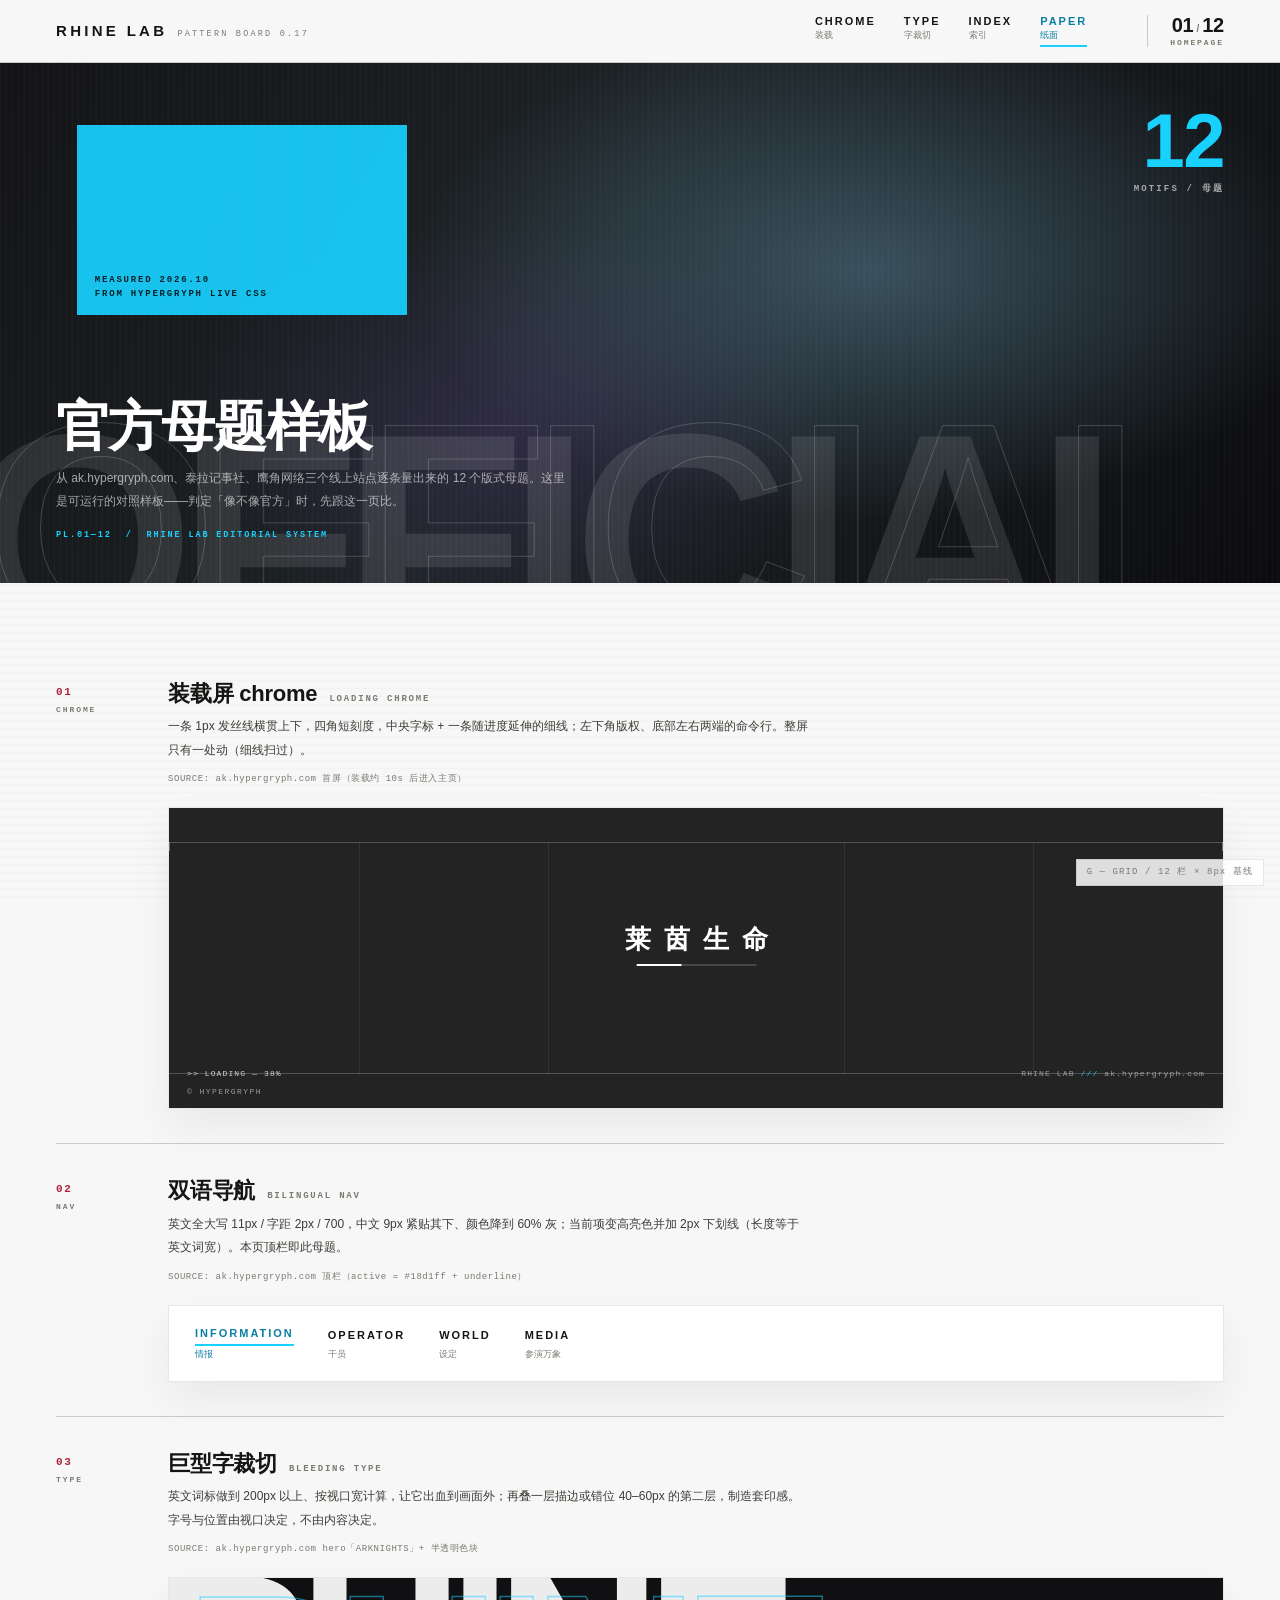
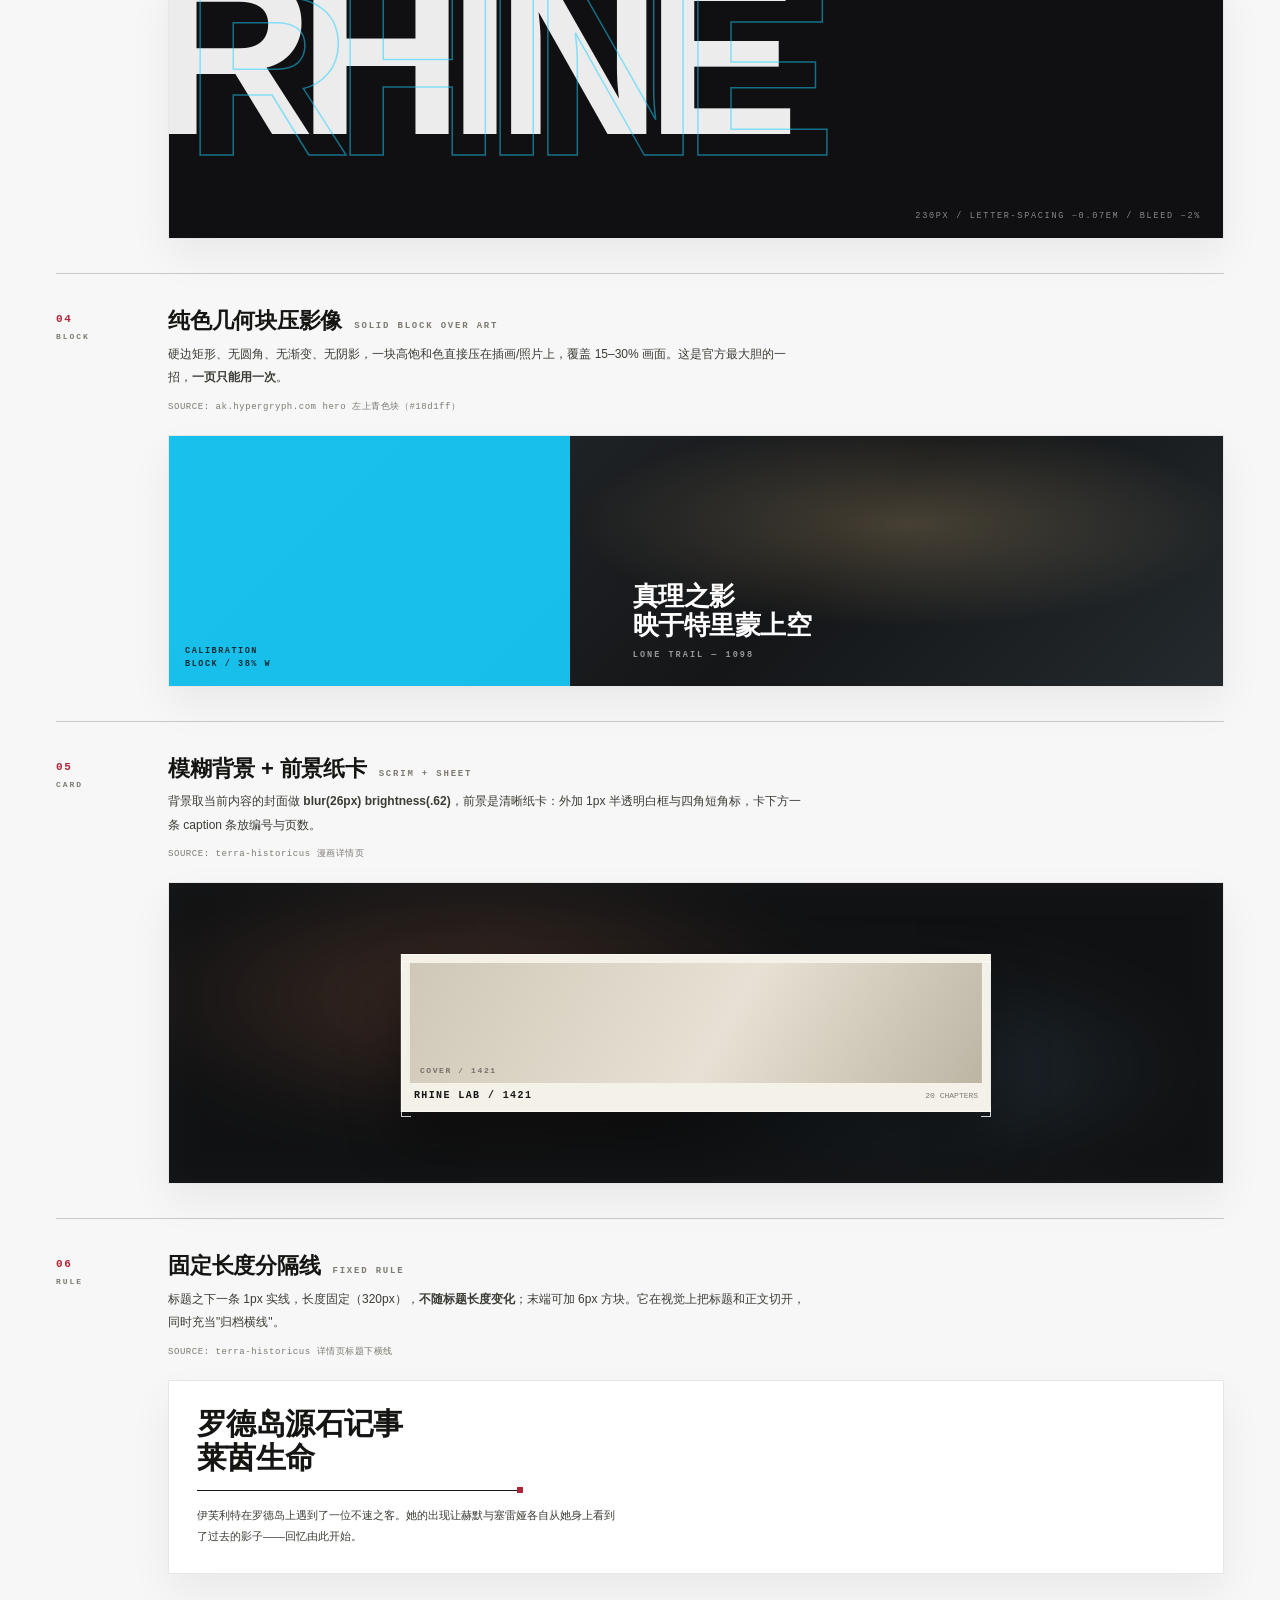
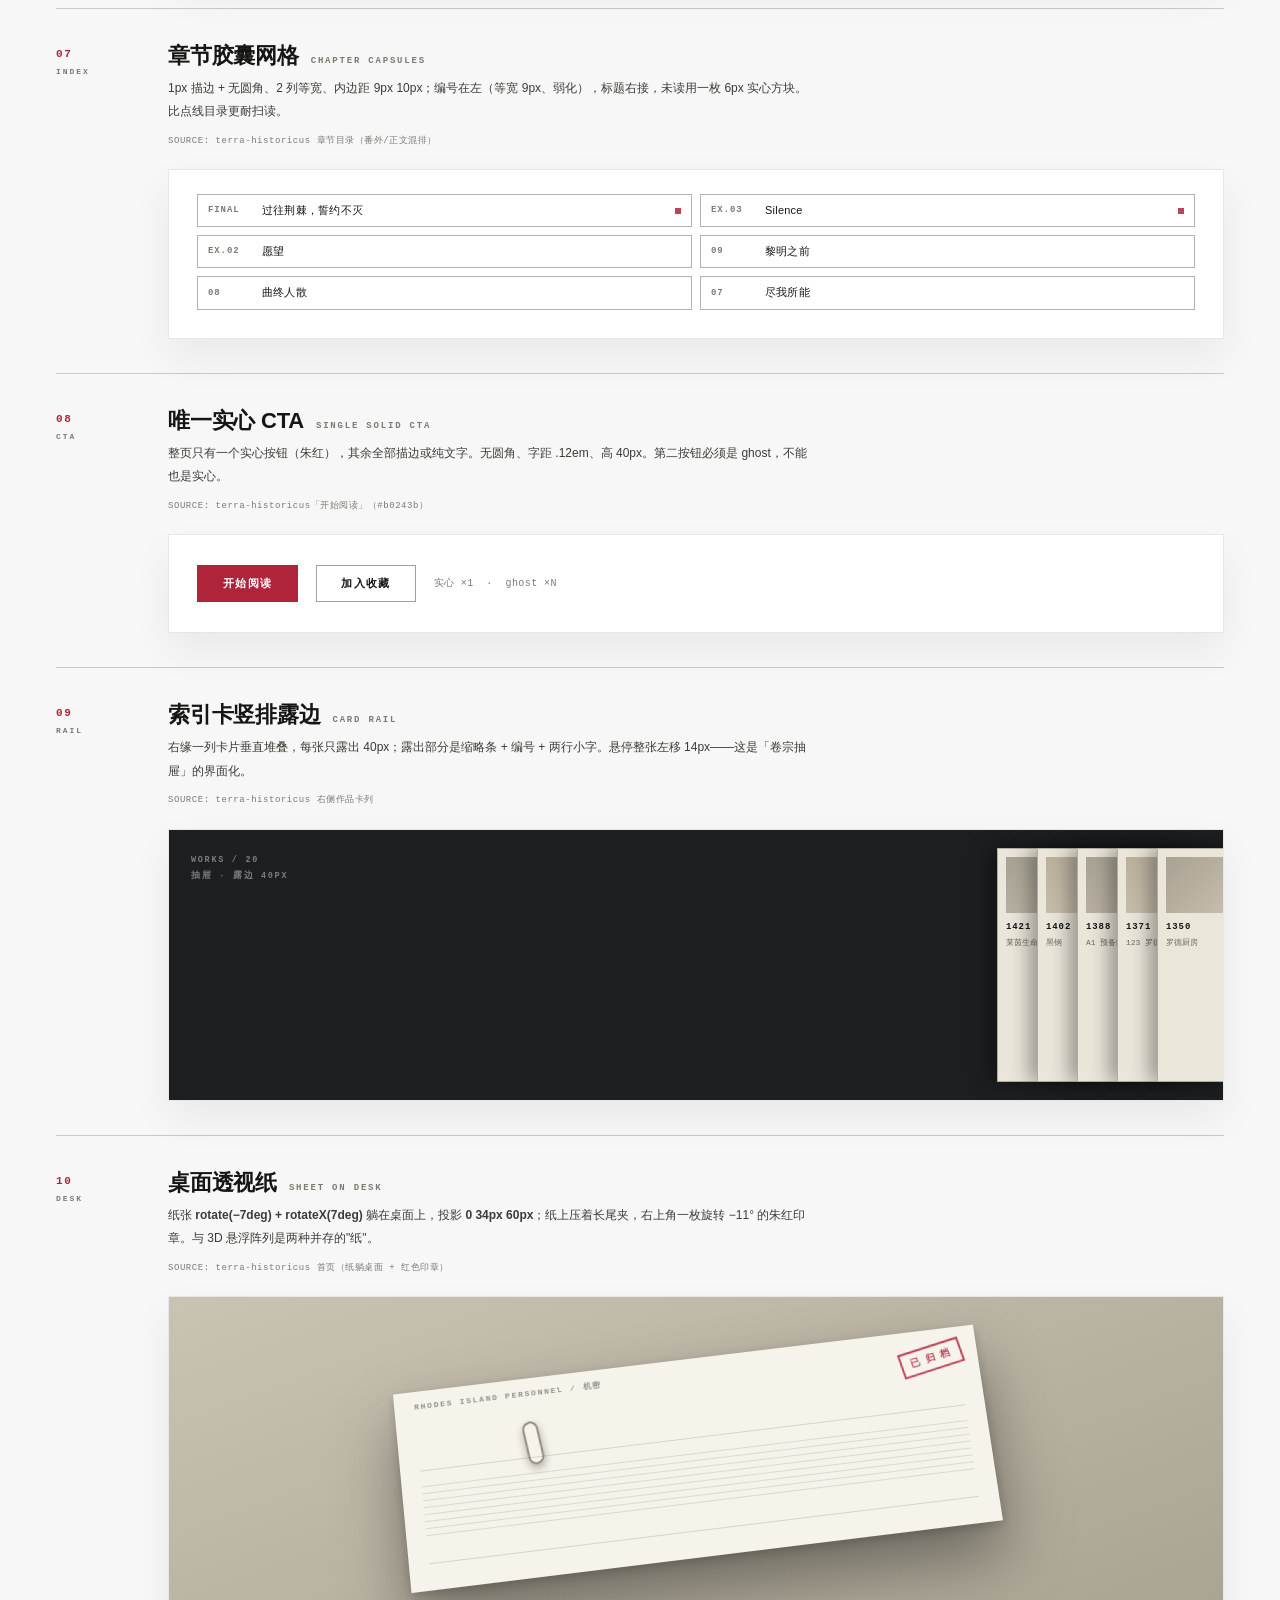
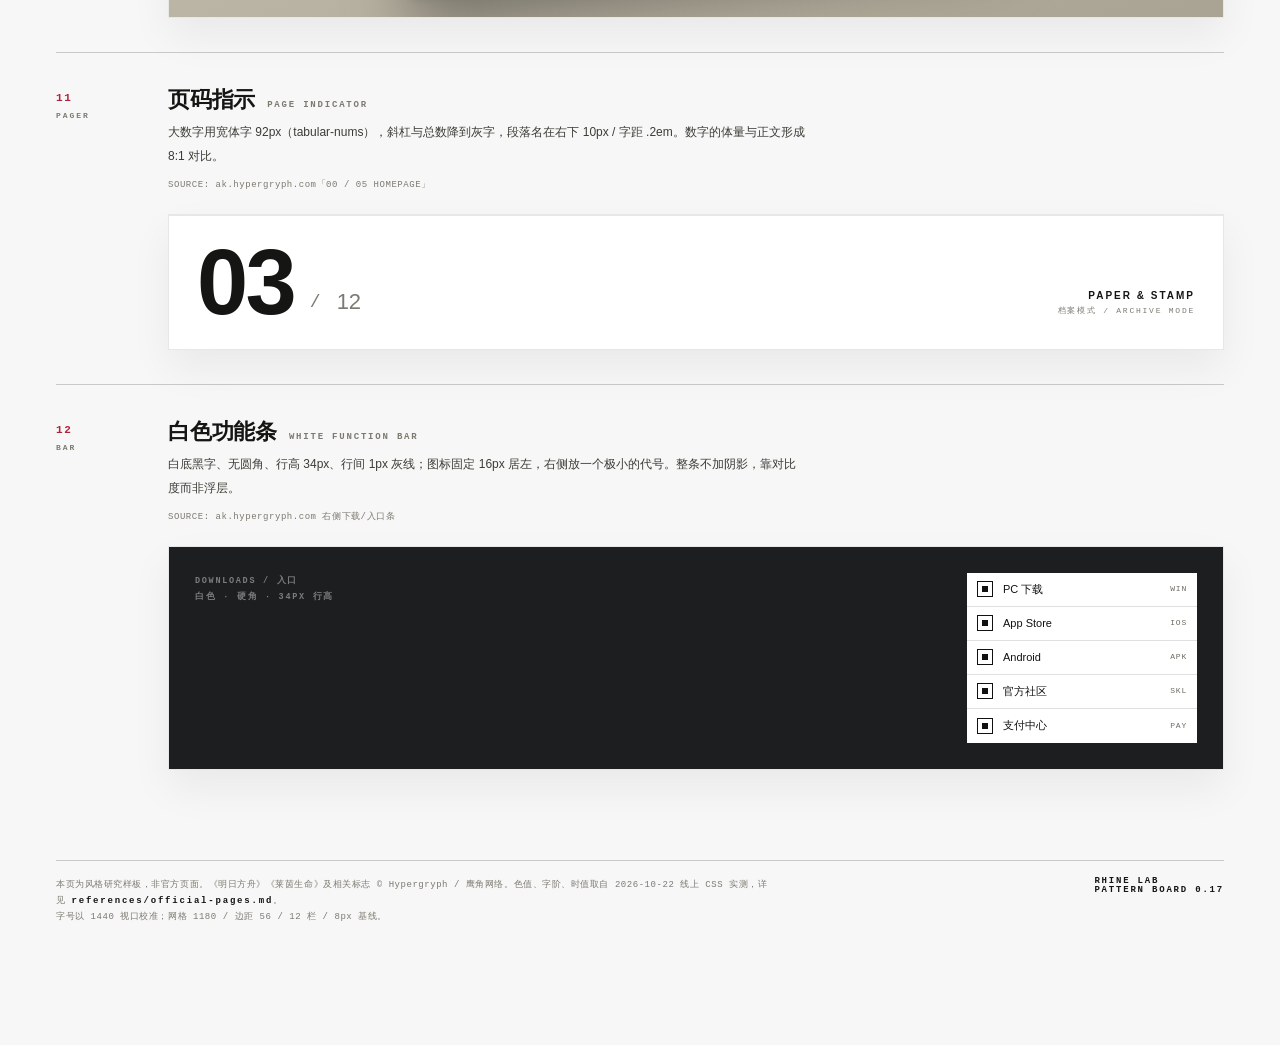
<file: assets/starter/pattern-board.html>
<!DOCTYPE html>
<html lang="zh-CN">
<head>
<meta charset="UTF-8">
<meta name="viewport" content="width=device-width,initial-scale=1">
<title>莱茵生命 · 官方母题样板 / OFFICIAL PATTERN BOARD</title>
<style>
:root{
  --paper:#f7f7f7;
  --sheet:#fff;
  --ink:#151513;
  --ink-2:#3c3c36;
  --mute:#7d7a72;
  --hair:rgba(21,21,19,.20);
  --hair-2:rgba(21,21,19,.10);
  --orange:#e9521c;
  --crimson:#b0243b;
  --cyan:#18d1ff;
  --black:#000;
  --panel:#1d1f20;
  --panel-2:#242424;
  --w:1180px;
  --mar:56px;
  --f-disp:"Helvetica Neue",Helvetica,Arial,sans-serif;
  --f-sans:"Source Han Sans SC","Noto Sans SC","PingFang SC","Microsoft YaHei",sans-serif;
  --f-mono:"JetBrains Mono","SF Mono","Cascadia Mono",Consolas,monospace;
  --f-wide:"Oswald","Novecento Sans Wide","Arial Narrow",var(--f-disp);
}
*{margin:0;padding:0;box-sizing:border-box}
html{scroll-behavior:smooth}
body{
  background:var(--paper);color:var(--ink);font-family:var(--f-sans);
  -webkit-font-smoothing:antialiased;text-rendering:optimizeLegibility;
  padding-bottom:120px;
}
body::before{ /* 桌面纹理：极淡横向墨线 */
  content:"";position:fixed;inset:0;pointer-events:none;z-index:0;
  background:repeating-linear-gradient(180deg,rgba(21,21,19,.018) 0 1px,transparent 1px 8px);
  mix-blend-mode:multiply;
}
.wrap{width:var(--w);max-width:calc(100% - 2*var(--mar));margin:0 auto;position:relative;z-index:1}

/* ---------- 顶栏：双语导航 ---------- */
.topbar{
  position:sticky;top:0;z-index:50;background:rgba(247,247,247,.94);
  backdrop-filter:blur(8px);border-bottom:1px solid var(--hair);
}
.topbar .in{width:var(--w);max-width:calc(100% - 2*var(--mar));margin:0 auto;height:62px;display:flex;align-items:center;gap:32px}
.brand{display:flex;align-items:baseline;gap:10px}
.brand b{font:700 15px/1 var(--f-disp);letter-spacing:.22em}
.brand span{font:500 8.5px/1 var(--f-mono);letter-spacing:.26em;color:var(--mute)}
.nav{display:flex;gap:28px;margin-left:auto}
.nav a{text-decoration:none;color:var(--ink);display:block;padding-bottom:5px;border-bottom:2px solid transparent}
.nav a em{display:block;font:700 11px/1 var(--f-disp);letter-spacing:2px;text-transform:uppercase;font-style:normal}
.nav a i{display:block;font:400 9px/1 var(--f-sans);color:var(--mute);margin-top:4px;font-style:normal}
.nav a.on{border-bottom-color:var(--cyan);color:#0a7fa0}
.nav a.on i{color:#0a7fa0}
.pgind{margin-left:28px;text-align:right;border-left:1px solid var(--hair);padding-left:22px}
.pgind .n{font:600 20px/1 var(--f-wide);letter-spacing:-.01em;font-variant-numeric:tabular-nums}
.pgind .n s{text-decoration:none;color:var(--mute);font-size:10px;margin:0 3px}
.pgind .t{font:600 8px/1 var(--f-mono);letter-spacing:.24em;color:var(--mute);margin-top:4px}

/* ---------- 首屏 ---------- */
.hero{position:relative;overflow:hidden;background:#0a0a0a;color:#fff;height:520px;margin-bottom:64px}
.hero .type{
  position:absolute;left:-3%;bottom:-14%;font:700 300px/0.78 var(--f-disp);
  letter-spacing:-.06em;color:rgba(255,255,255,.10);white-space:nowrap;user-select:none;
}
.hero .type2{
  position:absolute;left:-1.2%;bottom:-12%;font:700 300px/0.78 var(--f-disp);
  letter-spacing:-.06em;color:transparent;-webkit-text-stroke:1px rgba(255,255,255,.18);
  white-space:nowrap;user-select:none;
}
.hero .block{position:absolute;left:6%;top:12%;width:330px;height:190px;background:var(--cyan);mix-blend-mode:normal;opacity:.92}
.hero .block em{position:absolute;left:18px;bottom:14px;font:600 9px/1.5 var(--f-mono);letter-spacing:.2em;color:#04222b;font-style:normal}
.hero .art{position:absolute;inset:0;background:
  radial-gradient(60% 80% at 68% 40%,rgba(120,180,210,.35),transparent 60%),
  radial-gradient(40% 60% at 40% 70%,rgba(80,60,120,.35),transparent 65%),
  linear-gradient(120deg,#141416 0%,#1d2326 45%,#0c0c0e 100%);}
.hero .art::after{content:"";position:absolute;inset:0;background:repeating-linear-gradient(90deg,rgba(255,255,255,.05) 0 1px,transparent 1px 6px);opacity:.5}
.hero .cap{position:absolute;left:var(--mar);bottom:44px;z-index:3}
.hero .cap h1{font:700 54px/1 var(--f-sans);letter-spacing:-.03em;margin-bottom:14px}
.hero .cap p{font:400 12px/1.9 var(--f-sans);color:rgba(255,255,255,.62);max-width:520px}
.hero .cap .meta{margin-top:18px;font:600 8.5px/1 var(--f-mono);letter-spacing:.22em;color:var(--cyan)}
.hero .idx{position:absolute;right:var(--mar);top:40px;z-index:3;text-align:right}
.hero .idx .big{font:600 76px/1 var(--f-wide);color:var(--cyan);letter-spacing:-.02em;font-variant-numeric:tabular-nums}
.hero .idx .sm{font:600 9px/1 var(--f-mono);letter-spacing:.24em;color:rgba(255,255,255,.6);margin-top:6px}

/* ---------- 版面 ---------- */
.sec{display:grid;grid-template-columns:88px 1fr;gap:24px;padding:34px 0;border-top:1px solid var(--hair)}
.sec:first-of-type{border-top:none}
.sec .no{font:600 11px/1 var(--f-mono);letter-spacing:.16em;color:var(--crimson);padding-top:6px}
.sec .no s{display:block;text-decoration:none;color:var(--mute);font-size:8px;letter-spacing:.24em;margin-top:8px}
.sec h2{font:700 22px/1.2 var(--f-sans);letter-spacing:-.01em;margin-bottom:8px}
.sec h2 em{font:600 9px/1 var(--f-mono);letter-spacing:.2em;color:var(--mute);font-style:normal;margin-left:12px;text-transform:uppercase}
.sec .sub{font:400 12px/1.95 var(--sans,var(--f-sans));color:var(--ink-2);max-width:640px}
.sec .sub b{font-weight:600}
.sec .src{font:400 9px/1.7 var(--f-mono);letter-spacing:.06em;color:var(--mute);margin-top:10px}
.frame{margin-top:20px;background:var(--sheet);border:1px solid var(--hair-2);box-shadow:0 18px 40px rgba(21,21,19,.06);position:relative}

/* 01 装载屏 */
.boot{background:#232323;height:300px;position:relative;color:#fff;padding:0}
.boot .rail{position:absolute;left:0;right:0;height:1px;background:rgba(255,255,255,.22)}
.boot .rail.t{top:34px}.boot .rail.b{bottom:34px}
.boot .tick{position:absolute;width:1px;height:9px;background:rgba(255,255,255,.35)}
.boot .grid-v{position:absolute;top:34px;bottom:34px;width:1px;background:rgba(255,255,255,.07)}
.boot .logo{position:absolute;left:50%;top:46%;transform:translate(-50%,-50%);text-align:center}
.boot .logo b{font:700 26px/1 var(--f-sans);letter-spacing:.5em;padding-left:.5em;display:block}
.boot .bar{width:120px;height:2px;background:rgba(255,255,255,.16);margin:12px auto 0;position:relative;overflow:hidden}
.boot .bar i{position:absolute;left:0;top:0;height:100%;width:38%;background:#fff;animation:sweep 2.4s cubic-bezier(.4,0,.2,1) infinite}
@keyframes sweep{0%{transform:translateX(-110%)}60%{transform:translateX(260%)}100%{transform:translateX(260%)}}
.boot .bl{position:absolute;left:18px;bottom:12px;font:500 8px/1 var(--f-mono);letter-spacing:.18em;color:rgba(255,255,255,.55)}
.boot .bc{position:absolute;left:18px;bottom:30px;font:500 8px/1 var(--f-mono);letter-spacing:.14em;color:rgba(255,255,255,.8)}
.boot .br{position:absolute;right:18px;bottom:30px;font:500 8px/1 var(--f-mono);letter-spacing:.14em;color:rgba(255,255,255,.55)}
.boot .br s{text-decoration:none;color:var(--cyan);margin:0 6px}

/* 03 巨型字裁切 */
.crop{height:260px;background:#101012;overflow:hidden;position:relative}
.crop .a{position:absolute;left:-2%;top:-6%;font:700 230px/.8 var(--f-disp);letter-spacing:-.07em;color:#fff;opacity:.92;white-space:nowrap}
.crop .b{position:absolute;left:1.5%;top:2%;font:700 230px/.8 var(--f-disp);letter-spacing:-.07em;color:transparent;-webkit-text-stroke:1.5px rgba(24,209,255,.5);white-space:nowrap}
.crop .n{position:absolute;right:22px;bottom:18px;font:500 8.5px/1 var(--f-mono);letter-spacing:.2em;color:rgba(255,255,255,.5)}

/* 04 纯色块压影像 */
.over{height:250px;position:relative;background:linear-gradient(135deg,#2b2f33,#141618 60%,#242a2e);overflow:hidden}
.over::after{content:"";position:absolute;inset:0;background:radial-gradient(45% 60% at 70% 35%,rgba(200,170,120,.28),transparent 70%)}
.over .blk{position:absolute;left:0;top:0;width:38%;height:100%;background:var(--cyan);opacity:.9}
.over .blk span{position:absolute;left:16px;bottom:14px;font:600 8.5px/1.6 var(--f-mono);letter-spacing:.18em;color:#063039}
.over .txt{position:absolute;left:44%;bottom:26px;color:#fff}
.over .txt b{display:block;font:700 26px/1.15 var(--f-sans);letter-spacing:-.02em}
.over .txt i{display:block;font:600 8.5px/1 var(--f-mono);letter-spacing:.24em;margin-top:10px;color:rgba(255,255,255,.55);font-style:normal}

/* 05 模糊背景 + 前景纸卡 */
.stack{height:300px;position:relative;background:#2a2c2e;overflow:hidden}
.stack .bg{position:absolute;inset:-30px;background:
  radial-gradient(50% 60% at 30% 40%,rgba(190,120,90,.45),transparent 65%),
  radial-gradient(40% 50% at 70% 60%,rgba(90,130,160,.4),transparent 65%),
  #1a1c1e;filter:blur(26px) brightness(.62)}
.stack .card{position:absolute;left:50%;top:50%;transform:translate(-50%,-50%);width:56%;background:#f4f1e9;border:1px solid rgba(255,255,255,.5);padding:8px;box-shadow:0 24px 50px rgba(0,0,0,.45)}
.stack .card .ph{height:120px;background:linear-gradient(120deg,#cfc8b8,#e6e1d4 55%,#bdb5a4);position:relative}
.stack .card .ph::after{content:"COVER / 1421";position:absolute;left:10px;bottom:8px;font:600 8px/1 var(--f-mono);letter-spacing:.2em;color:rgba(21,21,19,.5)}
.stack .card .cap{display:flex;justify-content:space-between;align-items:center;padding:8px 4px 2px}
.stack .card .cap b{font:600 10px/1 var(--f-mono);letter-spacing:.14em}
.stack .card .cap s{text-decoration:none;font:500 8px/1 var(--f-mono);color:var(--mute)}
.stack .corner{position:absolute;width:10px;height:10px;border:1px solid rgba(255,255,255,.8)}
.stack .c1{left:22%;top:26%;border-right:0;border-bottom:0}
.stack .c2{right:22%;top:26%;border-left:0;border-bottom:0}
.stack .c3{left:22%;bottom:22%;border-right:0;border-top:0}
.stack .c4{right:22%;bottom:22%;border-left:0;border-top:0}

/* 06 固定长度分隔线 */
.rule{padding:26px 28px}
.rule h3{font:700 30px/1.15 var(--f-sans);letter-spacing:-.02em}
.rule .line{width:320px;height:1px;background:var(--ink);margin-top:14px;position:relative}
.rule .line::after{content:"";position:absolute;right:-6px;top:-3px;width:6px;height:6px;background:var(--crimson)}
.rule p{margin-top:14px;font:400 11px/1.9 var(--f-sans);color:var(--ink-2);max-width:420px}

/* 07 章节胶囊网格 */
.chaps{padding:24px 28px 28px;display:grid;grid-template-columns:1fr 1fr;gap:8px}
.chap{display:flex;align-items:center;gap:10px;border:1px solid rgba(21,21,19,.32);padding:9px 10px;background:transparent;transition:background .3s,border-color .3s}
.chap:hover{background:rgba(176,36,59,.05);border-color:var(--crimson)}
.chap s{text-decoration:none;font:600 9px/1 var(--f-mono);color:var(--mute);letter-spacing:.1em;min-width:44px}
.chap b{font:500 11px/1.2 var(--f-sans);letter-spacing:.02em}
.chap .dot{margin-left:auto;width:6px;height:6px;background:var(--crimson);opacity:.85}

/* 08 唯一 CTA */
.cta{padding:30px 28px;display:flex;align-items:center;gap:18px;flex-wrap:wrap}
.btn{display:inline-block;background:var(--crimson);color:#fff;font:600 11px/1 var(--f-sans);letter-spacing:.12em;padding:13px 26px;text-decoration:none;transition:background .3s}
.btn:hover{background:var(--crimson-deep)}
.btn.ghost{background:transparent;color:var(--ink);border:1px solid rgba(21,21,19,.4);padding:12px 24px}
.note{font:400 10px/1.8 var(--f-mono);color:var(--mute);letter-spacing:.04em}

/* 09 索引卡竖排露边 */
.rails{display:flex;height:270px;background:#1c1e20;overflow:hidden;padding:18px 26px 18px 18px;gap:0;align-items:flex-start;justify-content:flex-end;position:relative}
.rails .lbl{position:absolute;left:22px;top:22px;font:600 8.5px/1.9 var(--f-mono);letter-spacing:.2em;color:rgba(255,255,255,.42)}
.railc{position:relative;width:104px;height:100%;background:#eae6da;margin-right:-64px;border:1px solid rgba(0,0,0,.25);box-shadow:-8px 0 18px rgba(0,0,0,.35);transition:transform .3s cubic-bezier(.22,.58,.12,.98),margin-right .3s;padding:8px}
.railc:hover{transform:translateX(-14px);margin-right:-40px}
.railc .th{height:56px;background:linear-gradient(135deg,#b9b09c,#d6cfbf);margin-bottom:8px}
.railc b{display:block;font:600 9px/1.4 var(--f-mono);letter-spacing:.1em}
.railc i{display:block;font:500 8px/1.5 var(--f-mono);color:#6d6a62;font-style:normal;margin-top:4px}
.railc:nth-child(2n) .th{background:linear-gradient(135deg,#a8a294,#cbc4b2)}

/* 10 桌面透视纸 */
.desk{height:320px;background:
  linear-gradient(160deg,#c9c3b3,#b6b0a0 60%,#a9a393);position:relative;overflow:hidden;display:flex;align-items:center;justify-content:center}
.desk .sheet{
  width:56%;height:200px;background:#f6f3eb;
  transform:perspective(1200px) rotateX(7deg) rotate(-7deg);
  box-shadow:0 34px 60px rgba(0,0,0,.38),0 4px 10px rgba(0,0,0,.18);
  position:relative;padding:18px 20px;
}
.desk .sheet::before{content:"RHODES ISLAND PERSONNEL / 机密";position:absolute;left:20px;top:12px;font:600 8px/1 var(--f-mono);letter-spacing:.22em;color:rgba(21,21,19,.45)}
.desk .sheet .stamp{position:absolute;right:16px;top:16px;border:2px solid var(--crimson);color:var(--crimson);font:700 10px/1 var(--f-sans);letter-spacing:.16em;padding:6px 8px;transform:rotate(-11deg);opacity:.85}
.desk .sheet .ln{position:absolute;left:20px;right:20px;height:1px;background:rgba(21,21,19,.14)}
.desk .sheet .par{position:absolute;left:20px;right:20px;background:repeating-linear-gradient(180deg,rgba(21,21,19,.22) 0 1px,transparent 1px 7px);opacity:.55}
.desk .clip{position:absolute;left:calc(50% - 168px);top:44px;width:16px;height:44px;border:2px solid #8e8a7e;border-radius:8px;transform:rotate(-7deg);box-shadow:0 4px 8px rgba(0,0,0,.3)}

/* 11 页码 */
.pager{display:flex;align-items:flex-end;gap:16px;padding:30px 28px;border-top:1px solid var(--hair-2)}
.pager .big{font:600 92px/.82 var(--f-wide);letter-spacing:-.03em;font-variant-numeric:tabular-nums;line-height:.8}
.pager .sep{font:500 18px/1 var(--f-mono);color:var(--mute);padding-bottom:8px}
.pager .tot{font:500 22px/1 var(--f-wide);color:var(--mute);padding-bottom:6px;font-variant-numeric:tabular-nums}
.pager .nm{margin-left:auto;text-align:right;padding-bottom:4px}
.pager .nm b{display:block;font:700 10px/1 var(--f-disp);letter-spacing:.2em}
.pager .nm s{text-decoration:none;display:block;font:500 8px/1 var(--f-mono);letter-spacing:.22em;color:var(--mute);margin-top:6px}

/* 12 白色功能条 */
.fbar{background:#1c1e20;padding:26px;display:flex;justify-content:flex-end;position:relative}
.fbar .lbl{position:absolute;left:26px;top:26px;font:600 8.5px/1.9 var(--f-mono);letter-spacing:.2em;color:rgba(255,255,255,.42)}
.fbar .col{width:230px;display:flex;flex-direction:column}
.fbar a{display:flex;align-items:center;gap:10px;background:#fff;color:#111;text-decoration:none;font:500 11px/1 var(--f-sans);height:34px;padding:0 10px;border-bottom:1px solid rgba(0,0,0,.12);transition:background .3s}
.fbar a:last-child{border-bottom:none}
.fbar a:hover{background:#e9f8ff}
.fbar a i{width:16px;height:16px;border:1px solid #111;display:block;flex:0 0 16px;position:relative;font-style:normal}
.fbar a i::after{content:"";position:absolute;inset:4px;background:#111}
.fbar a s{text-decoration:none;margin-left:auto;font:500 8px/1 var(--f-mono);color:#6d6a62;letter-spacing:.1em}

/* 页脚 */
.foot{margin-top:56px;border-top:1px solid var(--hair);padding-top:16px;display:flex;justify-content:space-between;align-items:flex-start;gap:20px}
.foot p{font:400 9px/1.8 var(--f-mono);letter-spacing:.06em;color:var(--mute);max-width:720px}
.foot b{font:600 9px/1 var(--f-mono);letter-spacing:.2em;color:var(--ink)}

/* 网格叠加 */
.gridov{position:fixed;inset:0;z-index:99;pointer-events:none;display:none;
  background-image:linear-gradient(90deg,rgba(176,36,59,.16) 1px,transparent 1px),linear-gradient(180deg,rgba(24,209,255,.14) 1px,transparent 1px);
  background-size:calc(var(--w)/12) 100%,100% 8px}
.gridov.on{display:block}
.hint{position:fixed;right:16px;bottom:14px;z-index:100;font:500 9px/1 var(--f-mono);letter-spacing:.12em;color:var(--mute);background:rgba(255,255,255,.85);border:1px solid var(--hair-2);padding:8px 10px}
@media (max-width:900px){
  .sec{grid-template-columns:1fr;gap:10px}
  .hero{height:420px}.hero .type,.hero .type2{font-size:180px}
  .chaps{grid-template-columns:1fr}
  .desk .sheet{width:76%}
}
</style>
</head>
<body>
<div class="gridov" id="gridov"></div>
<div class="hint">G — GRID / 12 栏 × 8px 基线</div>

<header class="topbar">
  <div class="in">
    <div class="brand"><b>RHINE LAB</b><span>PATTERN BOARD 0.17</span></div>
    <nav class="nav">
      <a href="#m01" class="on"><em>Chrome</em><i>装载</i></a>
      <a href="#m03"><em>Type</em><i>字裁切</i></a>
      <a href="#m07"><em>Index</em><i>索引</i></a>
      <a href="#m10"><em>Paper</em><i>纸面</i></a>
    </nav>
    <div class="pgind"><div class="n">01<s>/</s>12</div><div class="t">HOMEPAGE</div></div>
  </div>
</header>

<section class="hero">
  <div class="art"></div>
  <div class="type">OFFICIAL</div>
  <div class="type2">OFFICIAL</div>
  <div class="block"><em>MEASURED 2026.10<br>FROM HYPERGRYPH LIVE CSS</em></div>
  <div class="idx"><div class="big">12</div><div class="sm">MOTIFS / 母题</div></div>
  <div class="cap">
    <h1>官方母题样板</h1>
    <p>从 ak.hypergryph.com、泰拉记事社、鹰角网络三个线上站点逐条量出来的 12 个版式母题。这里是可运行的对照样板——判定「像不像官方」时，先跟这一页比。</p>
    <div class="meta">PL.01—12 &nbsp;/&nbsp; RHINE LAB EDITORIAL SYSTEM</div>
  </div>
</section>

<div class="wrap">

  <!-- 01 -->
  <section class="sec" id="m01">
    <div class="no">01<s>CHROME</s></div>
    <div>
      <h2>装载屏 chrome<em>Loading Chrome</em></h2>
      <div class="sub">一条 1px 发丝线横贯上下，四角短刻度，中央字标 + 一条随进度延伸的细线；左下角版权、底部左右两端的命令行。整屏只有一处动（细线扫过）。</div>
      <div class="src">SOURCE: ak.hypergryph.com 首屏（装载约 10s 后进入主页）</div>
      <div class="frame">
        <div class="boot">
          <div class="rail t"></div><div class="rail b"></div>
          <div class="grid-v" style="left:18%"></div><div class="grid-v" style="left:36%"></div>
          <div class="grid-v" style="left:64%"></div><div class="grid-v" style="left:82%"></div>
          <div class="tick" style="left:0;top:34px"></div><div class="tick" style="right:0;top:34px"></div>
          <div class="logo"><b>莱茵生命</b><div class="bar"><i></i></div></div>
          <div class="bc">&gt;&gt; LOADING — 38%</div>
          <div class="bl">© HYPERGRYPH</div>
          <div class="br">RHINE&nbsp;LAB<s>///</s>ak.hypergryph.com</div>
        </div>
      </div>
    </div>
  </section>

  <!-- 02 -->
  <section class="sec" id="m02">
    <div class="no">02<s>NAV</s></div>
    <div>
      <h2>双语导航<em>Bilingual Nav</em></h2>
      <div class="sub">英文全大写 11px / 字距 2px / 700，中文 9px 紧贴其下、颜色降到 60% 灰；当前项变高亮色并加 2px 下划线（长度等于英文词宽）。本页顶栏即此母题。</div>
      <div class="src">SOURCE: ak.hypergryph.com 顶栏（active = #18d1ff + underline）</div>
      <div class="frame" style="padding:22px 26px;display:flex;gap:34px;align-items:flex-end;flex-wrap:wrap">
        <div><em style="display:block;font:700 11px/1 var(--f-disp);letter-spacing:2px;font-style:normal;border-bottom:2px solid var(--cyan);padding-bottom:5px;color:#0a7fa0">INFORMATION</em><i style="display:block;font:400 9px/1 var(--f-sans);color:#0a7fa0;margin-top:4px;font-style:normal">情报</i></div>
        <div><em style="display:block;font:700 11px/1 var(--f-disp);letter-spacing:2px;font-style:normal;padding-bottom:5px">OPERATOR</em><i style="display:block;font:400 9px/1 var(--f-sans);color:var(--mute);margin-top:4px;font-style:normal">干员</i></div>
        <div><em style="display:block;font:700 11px/1 var(--f-disp);letter-spacing:2px;font-style:normal;padding-bottom:5px">WORLD</em><i style="display:block;font:400 9px/1 var(--f-sans);color:var(--mute);margin-top:4px;font-style:normal">设定</i></div>
        <div><em style="display:block;font:700 11px/1 var(--f-disp);letter-spacing:2px;font-style:normal;padding-bottom:5px">MEDIA</em><i style="display:block;font:400 9px/1 var(--f-sans);color:var(--mute);margin-top:4px;font-style:normal">参演万象</i></div>
      </div>
    </div>
  </section>

  <!-- 03 -->
  <section class="sec" id="m03">
    <div class="no">03<s>TYPE</s></div>
    <div>
      <h2>巨型字裁切<em>Bleeding Type</em></h2>
      <div class="sub">英文词标做到 200px 以上、按视口宽计算，让它出血到画面外；再叠一层描边或错位 40–60px 的第二层，制造套印感。字号与位置由视口决定，不由内容决定。</div>
      <div class="src">SOURCE: ak.hypergryph.com hero「ARKNIGHTS」+ 半透明色块</div>
      <div class="frame">
        <div class="crop">
          <div class="a">RHINE</div>
          <div class="b">RHINE</div>
          <div class="n">230PX / LETTER-SPACING −0.07EM / BLEED −2%</div>
        </div>
      </div>
    </div>
  </section>

  <!-- 04 -->
  <section class="sec" id="m04">
    <div class="no">04<s>BLOCK</s></div>
    <div>
      <h2>纯色几何块压影像<em>Solid Block Over Art</em></h2>
      <div class="sub">硬边矩形、无圆角、无渐变、无阴影，一块高饱和色直接压在插画/照片上，覆盖 15–30% 画面。这是官方最大胆的一招，<b>一页只能用一次</b>。</div>
      <div class="src">SOURCE: ak.hypergryph.com hero 左上青色块（#18d1ff）</div>
      <div class="frame">
        <div class="over">
          <div class="blk"><span>CALIBRATION<br>BLOCK / 38% W</span></div>
          <div class="txt"><b>真理之影<br>映于特里蒙上空</b><i>LONE TRAIL — 1098</i></div>
        </div>
      </div>
    </div>
  </section>

  <!-- 05 -->
  <section class="sec" id="m05">
    <div class="no">05<s>CARD</s></div>
    <div>
      <h2>模糊背景 + 前景纸卡<em>Scrim + Sheet</em></h2>
      <div class="sub">背景取当前内容的封面做 <b>blur(26px) brightness(.62)</b>，前景是清晰纸卡：外加 1px 半透明白框与四角短角标，卡下方一条 caption 条放编号与页数。</div>
      <div class="src">SOURCE: terra-historicus 漫画详情页</div>
      <div class="frame">
        <div class="stack">
          <div class="bg"></div>
          <div class="card"><div class="ph"></div><div class="cap"><b>RHINE LAB / 1421</b><s>20 CHAPTERS</s></div></div>
          <div class="corner c1"></div><div class="corner c2"></div><div class="corner c3"></div><div class="corner c4"></div>
        </div>
      </div>
    </div>
  </section>

  <!-- 06 -->
  <section class="sec" id="m06">
    <div class="no">06<s>RULE</s></div>
    <div>
      <h2>固定长度分隔线<em>Fixed Rule</em></h2>
      <div class="sub">标题之下一条 1px 实线，长度固定（320px），<b>不随标题长度变化</b>；末端可加 6px 方块。它在视觉上把标题和正文切开，同时充当"归档横线"。</div>
      <div class="src">SOURCE: terra-historicus 详情页标题下横线</div>
      <div class="frame"><div class="rule">
        <h3>罗德岛源石记事<br>莱茵生命</h3>
        <div class="line"></div>
        <p>伊芙利特在罗德岛上遇到了一位不速之客。她的出现让赫默与塞雷娅各自从她身上看到了过去的影子——回忆由此开始。</p>
      </div></div>
    </div>
  </section>

  <!-- 07 -->
  <section class="sec" id="m07">
    <div class="no">07<s>INDEX</s></div>
    <div>
      <h2>章节胶囊网格<em>Chapter Capsules</em></h2>
      <div class="sub">1px 描边 + 无圆角、2 列等宽、内边距 9px 10px；编号在左（等宽 9px、弱化），标题右接，未读用一枚 6px 实心方块。比点线目录更耐扫读。</div>
      <div class="src">SOURCE: terra-historicus 章节目录（番外/正文混排）</div>
      <div class="frame"><div class="chaps">
        <div class="chap"><s>FINAL</s><b>过往荆棘，誓约不灭</b><span class="dot"></span></div>
        <div class="chap"><s>EX.03</s><b>Silence</b><span class="dot"></span></div>
        <div class="chap"><s>EX.02</s><b>愿望</b></div>
        <div class="chap"><s>09</s><b>黎明之前</b></div>
        <div class="chap"><s>08</s><b>曲终人散</b></div>
        <div class="chap"><s>07</s><b>尽我所能</b></div>
      </div></div>
    </div>
  </section>

  <!-- 08 -->
  <section class="sec" id="m08">
    <div class="no">08<s>CTA</s></div>
    <div>
      <h2>唯一实心 CTA<em>Single Solid CTA</em></h2>
      <div class="sub">整页只有一个实心按钮（朱红），其余全部描边或纯文字。无圆角、字距 .12em、高 40px。第二按钮必须是 ghost，不能也是实心。</div>
      <div class="src">SOURCE: terra-historicus「开始阅读」（#b0243b）</div>
      <div class="frame"><div class="cta">
        <a class="btn" href="#m08">开始阅读</a>
        <a class="btn ghost" href="#m08">加入收藏</a>
        <span class="note">实心 ×1 &nbsp;·&nbsp; ghost ×N</span>
      </div></div>
    </div>
  </section>

  <!-- 09 -->
  <section class="sec" id="m09">
    <div class="no">09<s>RAIL</s></div>
    <div>
      <h2>索引卡竖排露边<em>Card Rail</em></h2>
      <div class="sub">右缘一列卡片垂直堆叠，每张只露出 40px；露出部分是缩略条 + 编号 + 两行小字。悬停整张左移 14px——这是「卷宗抽屉」的界面化。</div>
      <div class="src">SOURCE: terra-historicus 右侧作品卡列</div>
      <div class="frame"><div class="rails">
        <div class="lbl">WORKS / 20<br>抽屉 · 露边 40PX</div>
        <div class="railc"><div class="th"></div><b>1421</b><i>莱茵生命</i></div>
        <div class="railc"><div class="th"></div><b>1402</b><i>黑钢</i></div>
        <div class="railc"><div class="th"></div><b>1388</b><i>A1 预备组</i></div>
        <div class="railc"><div class="th"></div><b>1371</b><i>123 罗德岛</i></div>
        <div class="railc"><div class="th"></div><b>1350</b><i>罗德厨房</i></div>
      </div></div>
    </div>
  </section>

  <!-- 10 -->
  <section class="sec" id="m10">
    <div class="no">10<s>DESK</s></div>
    <div>
      <h2>桌面透视纸<em>Sheet On Desk</em></h2>
      <div class="sub">纸张 <b>rotate(−7deg) + rotateX(7deg)</b> 躺在桌面上，投影 <b>0 34px 60px</b>；纸上压着长尾夹，右上角一枚旋转 −11° 的朱红印章。与 3D 悬浮阵列是两种并存的"纸"。</div>
      <div class="src">SOURCE: terra-historicus 首页（纸躺桌面 + 红色印章）</div>
      <div class="frame"><div class="desk">
        <div class="sheet">
          <div class="stamp">已 归 档</div>
          <div class="clip"></div>
          <div class="par" style="top:96px;height:56px"></div>
          <div class="ln" style="top:80px"></div>
          <div class="ln" style="bottom:26px"></div>
        </div>
      </div></div>
    </div>
  </section>

  <!-- 11 -->
  <section class="sec" id="m11">
    <div class="no">11<s>PAGER</s></div>
    <div>
      <h2>页码指示<em>Page Indicator</em></h2>
      <div class="sub">大数字用宽体字 92px（tabular-nums），斜杠与总数降到灰字，段落名在右下 10px / 字距 .2em。数字的体量与正文形成 8:1 对比。</div>
      <div class="src">SOURCE: ak.hypergryph.com「00 / 05 HOMEPAGE」</div>
      <div class="frame"><div class="pager">
        <div class="big">03</div><div class="sep">/</div><div class="tot">12</div>
        <div class="nm"><b>PAPER &amp; STAMP</b><s>档案模式 / ARCHIVE MODE</s></div>
      </div></div>
    </div>
  </section>

  <!-- 12 -->
  <section class="sec" id="m12">
    <div class="no">12<s>BAR</s></div>
    <div>
      <h2>白色功能条<em>White Function Bar</em></h2>
      <div class="sub">白底黑字、无圆角、行高 34px、行间 1px 灰线；图标固定 16px 居左，右侧放一个极小的代号。整条不加阴影，靠对比度而非浮层。</div>
      <div class="src">SOURCE: ak.hypergryph.com 右侧下载/入口条</div>
      <div class="frame"><div class="fbar">
        <div class="lbl">DOWNLOADS / 入口<br>白色 · 硬角 · 34PX 行高</div>
        <div class="col">
        <a href="#m12"><i></i>PC 下载<s>WIN</s></a>
        <a href="#m12"><i></i>App Store<s>IOS</s></a>
        <a href="#m12"><i></i>Android<s>APK</s></a>
        <a href="#m12"><i></i>官方社区<s>SKL</s></a>
        <a href="#m12"><i></i>支付中心<s>PAY</s></a>
      </div></div></div>
    </div>
  </section>

  <div class="foot">
    <p>本页为风格研究样板，非官方页面。《明日方舟》《莱茵生命》及相关标志 © Hypergryph / 鹰角网络。色值、字阶、时值取自 2026-10-22 线上 CSS 实测，详见 <b>references/official-pages.md</b>。<br>字号以 1440 视口校准；网格 1180 / 边距 56 / 12 栏 / 8px 基线。</p>
    <b>RHINE LAB<br>PATTERN BOARD 0.17</b>
  </div>
</div>

<script>
(function(){
  var g = document.getElementById('gridov');
  addEventListener('keydown', function(e){
    if (e.key === 'g' || e.key === 'G') { g.classList.toggle('on'); }
  });
  // 顶栏导航随滚动高亮
  var links = [].slice.call(document.querySelectorAll('.nav a'));
  var secs = links.map(function(a){ return document.querySelector(a.getAttribute('href')); });
  var io = new IntersectionObserver(function(es){
    es.forEach(function(en){
      if (en.isIntersecting) {
        var i = secs.indexOf(en.target);
        if (i > -1) links.forEach(function(l,j){ l.classList.toggle('on', j === i); });
      }
    });
  }, { rootMargin: '-30% 0px -60% 0px' });
  secs.forEach(function(s){ if (s) io.observe(s); });
})();
</script>
</body>
</html>
</file>
<file: assets/starter/rhinelab.css>
:root {
  /* ── Rhine Lab design tokens ── */
  --rl-paper: #e7e5e1;
  --rl-card: #f6f5f2;
  --rl-tab: #e2e0dc;
  --rl-faint: #c9c6c0;
  --rl-mute: #8b8882;
  --rl-ink: #111214;
  --rl-ink-inv: #f2f0eb;
  --rl-plate: #101112;
  --rl-orange: #ff7b00;
  --rl-orange-deep: #e35d00;
  --rl-lime: #b9e432;
  --rl-grid: rgba(17, 18, 20, 0.06);
  --rl-font-sans: "Montserrat", "MiSans", "Noto Sans CJK SC", "Source Han Sans SC", "PingFang SC", "Microsoft YaHei", sans-serif;
  --rl-font-mono: "JetBrains Mono", ui-monospace, Consolas, monospace;
}

* { margin: 0; padding: 0; box-sizing: border-box; }

html { scroll-behavior: smooth; }

body {
  background: var(--rl-paper);
  color: var(--rl-ink);
  font-family: var(--rl-font-sans);
  font-weight: 500;
  min-height: 100vh;
  overflow-x: hidden;
  position: relative;
}

/* 方格网格底纹 */
body::before {
  content: "";
  position: fixed;
  inset: 0;
  background-image:
    linear-gradient(var(--rl-grid) 1px, transparent 1px),
    linear-gradient(90deg, var(--rl-grid) 1px, transparent 1px);
  background-size: 48px 48px;
  pointer-events: none;
  z-index: 0;
}

.page { position: relative; z-index: 1; max-width: 1180px; margin: 0 auto; padding: 0 48px; }

/* ── HUD 页眉 ── */
.hud-header {
  display: flex;
  align-items: baseline;
  gap: 32px;
  padding: 40px 0 0;
  border-bottom: 2px solid var(--rl-ink);
  padding-bottom: 14px;
}
.hud-title { font-weight: 700; font-size: 26px; letter-spacing: 0.92px; }
.hud-sub { font-size: 11px; font-weight: 600; letter-spacing: 3.2px; color: var(--rl-mute); }
.hud-os { margin-left: auto; font-size: 12px; letter-spacing: 1px; }
.hud-os .light { font-weight: 300; }
.hud-os .bold { font-weight: 700; }

/* ── 左侧竖轨线 ── */
.rail {
  position: fixed;
  left: max(24px, calc(50% - 590px - 40px));
  top: 0;
  width: 2px;
  height: 100vh;
  background: var(--rl-faint);
  z-index: 2;
}
.rail::after {
  content: "";
  position: absolute;
  top: 120px;
  left: -18px;
  width: 38px;
  height: 22px;
  background: var(--rl-lime);
}

/* ── 章节区块 ── */
.section { padding: 130px 0; }
.section-code {
  font-weight: 600;
  font-size: 15px;
  letter-spacing: -0.045em;
  display: flex;
  align-items: center;
  gap: 10px;
  color: var(--rl-ink);
}
.section-code .badge {
  display: inline-flex;
  align-items: center;
  justify-content: center;
  width: 34px;
  height: 18px;
  border-radius: 9px;
  background: var(--rl-plate);
  color: var(--rl-ink-inv);
  font-family: var(--rl-font-mono);
  font-size: 11px;
}

/* ── 主标题 ── */
.hero { font-size: clamp(44px, 7vw, 88px); font-weight: 700; letter-spacing: -0.5px; line-height: 1.04; margin: 24px 0 8px; }
.hero .accent { color: var(--rl-orange); }
.hero-sub { font-size: 14px; letter-spacing: 2px; color: var(--rl-mute); font-weight: 600; }

/* ── 档案卡 ── */
.dossier {
  background: var(--rl-card);
  border: 1px solid var(--rl-faint);
  padding: 24px 28px;
  position: relative;
}
.dossier .corners span { position: absolute; width: 18px; height: 18px; border-color: var(--rl-ink); border-style: solid; border-width: 0; }
.dossier .corners span:nth-child(1) { top: -1px; left: -1px; border-top-width: 2px; border-left-width: 2px; }
.dossier .corners span:nth-child(2) { top: -1px; right: -1px; border-top-width: 2px; border-right-width: 2px; }
.dossier .corners span:nth-child(3) { bottom: -1px; left: -1px; border-bottom-width: 2px; border-left-width: 2px; }
.dossier .corners span:nth-child(4) { bottom: -1px; right: -1px; border-bottom-width: 2px; border-right-width: 2px; }

/* 数据行（分级入场） */
.data-rows { font-family: var(--rl-font-mono); font-size: 13px; line-height: 2; }
.data-rows .row { display: flex; opacity: 0; transform: translateY(8px); }
.data-rows .row.show { animation: rl-row-in 0.5s cubic-bezier(0.33, 1, 0.68, 1) forwards; }
.data-rows .key { width: 180px; color: var(--rl-mute); }
.data-rows .val { color: var(--rl-ink); }
.data-rows .val.warn { color: var(--rl-orange); }
@keyframes rl-row-in { to { opacity: 1; transform: none; } }

/* ── 里程计数字 ── */
.odometer {
  font-family: var(--rl-font-mono);
  font-weight: 400;
  font-size: 44px;
  color: var(--rl-ink);
  border-bottom: 3px solid var(--rl-ink);
  display: inline-block;
  padding-bottom: 6px;
}

/* ── chip 胶囊 ── */
.chip {
  display: inline-block;
  background: var(--rl-plate);
  color: var(--rl-ink-inv);
  font-size: 13px;
  font-weight: 600;
  letter-spacing: 0.8px;
  padding: 0.6em 0.9em;
  overflow: hidden;
  white-space: nowrap;
}

/* ── 警告板 ── */
.warning { position: relative; margin: 24px 0; }
.warning .bracket-bar {
  height: 46px;
  border-left: 9px solid var(--rl-orange);
  border-right: 9px solid var(--rl-orange);
  display: flex;
  align-items: center;
  gap: 14px;
  padding: 0 20px;
  background: var(--rl-card);
  overflow: hidden;
  width: 0;
  transition: width 0.6s cubic-bezier(0.25, 1, 0.5, 1);
}
.warning.on .bracket-bar { width: 100%; }
.warning .tri { width: 0; height: 0; border-left: 10px solid transparent; border-right: 10px solid transparent; border-bottom: 17px solid var(--rl-orange); }
.warning .word { font-size: 24px; font-weight: 700; letter-spacing: 6px; color: var(--rl-orange); }
.warning .log { font-family: var(--rl-font-mono); font-size: 11px; line-height: 1.8; color: var(--rl-mute); margin-top: 10px; }
.warning .log .hot { color: var(--rl-orange); font-weight: 600; }
.warning .log .blink { display: inline-block; width: 10px; height: 10px; background: var(--rl-orange); vertical-align: -1px; margin-left: 10px; animation: rl-blink 0.5s steps(1) infinite; }
@keyframes rl-blink { 50% { opacity: 0; } }

/* ── 进度条 ── */
.bar { height: 14px; border: 2px solid var(--rl-ink); padding: 2px; margin: 18px 0; }
.bar i { display: block; height: 100%; background: var(--rl-lime); width: 0; transition: width 1.2s cubic-bezier(0.16, 1, 0.3, 1); }
.bar.on i { width: 87%; }

/* ── ∞ 标记落版 ── */
.mark-wrap { padding: 56px 0; text-align: center; }
.mark-caption { font-weight: 700; letter-spacing: 0.062em; font-size: 14px; margin-top: 10px; }
.infinity path { fill: none; stroke: var(--rl-ink); stroke-width: 10; }

/* ── 双语字幕页脚 ── */
.hud-footer {
  position: fixed;
  right: 40px;
  bottom: 28px;
  z-index: 3;
  display: flex;
  align-items: center;
  gap: 10px;
  font-size: 11px;
  font-weight: 600;
  letter-spacing: 2px;
  color: var(--rl-mute);
}
.hud-footer i { width: 24px; height: 5px; background: var(--rl-ink); }

.subtitle-plate {
  position: fixed;
  left: 50%;
  bottom: 64px;
  transform: translateX(-50%);
  background: var(--rl-plate);
  color: var(--rl-ink-inv);
  padding: 10px 18px;
  text-align: center;
  z-index: 3;
  animation: rl-plate-in 0.8s cubic-bezier(0.33, 1, 0.68, 1) 0.9s both;
}
@keyframes rl-plate-in { from { opacity: 0; transform: translateX(-50%) translateY(14px); } to { opacity: 1; transform: translateX(-50%) translateY(0); } }
.subtitle-plate .cn { font-size: 15px; font-weight: 500; letter-spacing: 2px; }
.subtitle-plate .en { font-size: 9px; font-weight: 600; letter-spacing: 3.2px; color: var(--rl-mute); margin-top: 3px; }

/* ── CJK 滑入 ── */
.cjk-in { opacity: 0; transform: translateY(0.25em); }
.cjk-in.show { animation: rl-cjk-in 0.7s cubic-bezier(0.33, 1, 0.68, 1) forwards; }
@keyframes rl-cjk-in { to { opacity: 1; transform: none; } }

/* 深色板区块 */
.plate-block { background: var(--rl-plate); color: var(--rl-ink-inv); padding: 40px; margin: 32px 0; }
.plate-block .dim { color: var(--rl-mute); }

/* ── 3D 档案卡阵列（RhineLabUI 近似） ── */
.card-row { display: flex; gap: 18px; perspective: 1200px; margin-top: 24px; }
.rl-card {
  flex: 1;
  min-height: 200px;
  background: var(--rl-card);
  border: 1px solid var(--rl-faint);
  position: relative;
  transform-style: preserve-3d;
  cursor: pointer;
  padding: 16px;
  transition: transform 0.28s cubic-bezier(0.33, 1, 0.68, 1), border-color 0.28s, box-shadow 0.28s;
}
.rl-card:hover { transform: translateY(-8px) rotateX(3deg); }
.rl-card.selected {
  transform: translateY(-26px);
  border-color: var(--rl-ink);
  box-shadow: 0 18px 40px rgba(17, 18, 20, 0.18);
}
.rl-card .tab {
  position: absolute;
  top: 0;
  left: 0;
  background: var(--rl-plate);
  color: var(--rl-ink-inv);
  font-family: var(--rl-font-mono);
  font-size: 10px;
  letter-spacing: 1.5px;
  padding: 3px 10px;
}
.rl-card h3 { font-size: 15px; font-weight: 600; letter-spacing: -0.3px; margin-top: 28px; }
.rl-card .no { font-family: var(--rl-font-mono); font-size: 12px; color: var(--rl-orange); letter-spacing: 2px; }
.rl-card .meta { font-size: 10px; letter-spacing: 2px; color: var(--rl-mute); margin-top: 8px; }
.rl-card .peek {
  max-height: 0;
  overflow: hidden;
  transition: max-height 0.3s cubic-bezier(0.33, 1, 0.68, 1);
  font-family: var(--rl-font-mono);
  font-size: 11px;
  line-height: 1.9;
  color: var(--rl-mute);
}
.rl-card.selected .peek { max-height: 90px; }
/* 选中波浪：兄弟卡片按 --wave-delay 延迟、--wave 幅度起伏 */
.rl-card.waving { animation: rl-wave 0.9s cubic-bezier(0.33, 1, 0.68, 1); animation-delay: var(--wave-delay, 0ms); }
@keyframes rl-wave {
  30% { transform: translateY(calc(-1 * var(--wave, 6px))); }
  100% { transform: none; }
}

/* ══════════ 全要素演示组件 ══════════ */

/* 右上角步骤指示器 */
.steps {
  position: fixed;
  top: 44px;
  right: 40px;
  display: flex;
  flex-direction: column;
  gap: 14px;
  z-index: 4;
  font-family: var(--rl-font-mono);
}
.steps .st { display: flex; align-items: center; gap: 10px; font-size: 10px; letter-spacing: 2.4px; color: var(--rl-mute); }
.steps .st i {
  width: 8px; height: 8px; border-radius: 50%;
  background: var(--rl-faint); display: inline-block;
}
.steps .st.on i {
  width: 9px; height: 9px;
  background: var(--rl-orange);
  box-shadow: 0 0 0 5px transparent, 0 0 0 2.4px var(--rl-orange);
  border-radius: 50%;
}
.steps .st.on { color: var(--rl-ink); }

/* 权限环（双弧反向旋转） */
.ring-demo { display: flex; gap: 48px; align-items: center; flex-wrap: wrap; }
.ring { position: relative; width: 120px; height: 120px; }
.ring svg { width: 100%; height: 100%; overflow: visible; }
.ring .arc-main { transform-origin: 50% 50%; animation: rl-spin 14s linear infinite; }
.ring .arc-sub { transform-origin: 50% 50%; animation: rl-spin-rev 6s linear infinite; }
@keyframes rl-spin { to { transform: rotate(360deg); } }
@keyframes rl-spin-rev { to { transform: rotate(-360deg); } }
.ring .lbl { position: absolute; inset: 0; display: flex; align-items: center; justify-content: center; font-family: var(--rl-font-mono); font-size: 10px; letter-spacing: 2px; color: var(--rl-mute); }

/* 滚动数字时钟（时/分/秒独立更新） */
.clock { font-family: var(--rl-font-mono); font-size: 40px; color: var(--rl-ink); border-bottom: 3px solid var(--rl-ink); display: inline-block; padding-bottom: 6px; letter-spacing: 2px; }
.clock .seg { display: inline-block; }
.clock .seg.tick { animation: rl-seg-tick 0.28s cubic-bezier(0.33, 1, 0.68, 1); }
@keyframes rl-seg-tick {
  0% { opacity: 0.2; transform: translateY(-6px); filter: blur(2px); }
  100% { opacity: 1; transform: none; filter: none; }
}

/* 解密动画：对角线 + 磨砂→清晰 + 遮挡条退开 */
.decrypt { position: relative; background: var(--rl-card); border: 1px solid var(--rl-faint); padding: 28px; overflow: hidden; cursor: pointer; }
.decrypt .d-lines i { position: absolute; top: 50%; width: 40%; height: 2px; background: var(--rl-orange); transform: scaleX(0); transition: transform 0.7s cubic-bezier(0.33, 1, 0.68, 1); }
.decrypt .d-lines i.l { left: 0; transform-origin: left; }
.decrypt .d-lines i.r { right: 0; transform-origin: right; }
.decrypt.open .d-lines i { transform: scaleX(1); }
.decrypt .d-shield {
  position: absolute; top: 0; right: 0; bottom: 0; width: 72%;
  background: var(--rl-tab);
  display: flex; align-items: center; justify-content: center;
  font-family: var(--rl-font-mono); font-size: 11px; letter-spacing: 3px; color: var(--rl-mute);
  transition: transform 0.8s cubic-bezier(0.25, 1, 0.5, 1) 0.35s;
}
.decrypt.open .d-shield { transform: translateX(105%); }
.decrypt .d-body { opacity: 0; filter: blur(8px); transform: translateY(6px); transition: all 0.7s ease 0.5s; }
.decrypt.open .d-body { opacity: 1; filter: none; transform: none; }
.decrypt .hint { font-size: 10px; letter-spacing: 2px; color: var(--rl-mute); margin-top: 14px; }

/* 机密档案照片（半调网点 + 涂抹） */
.classified { position: relative; width: 240px; aspect-ratio: 3/4; background: #d9d6d0; border: 1px solid rgba(17,18,20,0.35); overflow: hidden; }
.classified::before {
  content: ""; position: absolute; inset: 0;
  background-image: radial-gradient(circle, rgba(17,18,20,0.55) 1.1px, transparent 1.4px);
  background-size: 7px 7px;
}
.classified::after {
  content: ""; position: absolute; left: 50%; bottom: 0; transform: translateX(-50%);
  width: 46%; height: 62%;
  background: #2b2b2d; border-radius: 46% 46% 0 0;
  -webkit-mask-image: radial-gradient(circle at 50% 12%, #000 30%, transparent 32%), linear-gradient(#000, #000);
  mask-image: radial-gradient(circle at 50% 12%, #000 30%, transparent 32%), linear-gradient(#000, #000);
  mask-size: 34px 34px, 78% 60%; mask-position: center top, center bottom; mask-repeat: no-repeat;
  -webkit-mask-size: 34px 34px, 78% 60%; -webkit-mask-position: center top, center bottom; -webkit-mask-repeat: no-repeat;
}
.classified .cls-tag {
  position: absolute; left: 0; right: 0; bottom: 20%;
  background: var(--rl-orange); color: #fff;
  font-size: 11px; font-weight: 700; letter-spacing: 1.5px;
  text-align: center; padding: 4px 0;
}

/* 涂抹条（redacted） */
.redacted { background: var(--rl-orange); color: transparent !important; user-select: none; border-radius: 1px; padding: 0 4px; }

/* 标注 callout：锚点 + 引导线 */
.callout { display: flex; align-items: flex-start; gap: 0; margin: 28px 0; position: relative; }
.callout .anchor { width: 10px; height: 10px; border-radius: 50%; background: var(--rl-ink); margin-top: 4px; flex: none; }
.callout .lead { width: 64px; height: 1.6px; background: var(--rl-ink); margin-top: 8px; flex: none; transform-origin: left; }
.callout.on .lead { animation: rl-lead 0.5s cubic-bezier(0.33, 1, 0.68, 1) both; }
@keyframes rl-lead { from { transform: scaleX(0); } to { transform: scaleX(1); } }
.callout .txt { padding-left: 12px; }
.callout .txt b { display: block; font-size: 18px; font-weight: 700; letter-spacing: -0.3px; }
.callout .txt span { font-size: 12px; color: var(--rl-mute); }

/* 身份块 identity */
.identity { display: flex; gap: 22px; align-items: flex-start; }
.identity .badge-blk {
  width: 112px; height: 78px; background: var(--rl-plate); color: var(--rl-ink-inv);
  display: flex; flex-direction: column; align-items: center; justify-content: center; gap: 4px; flex: none;
}
.identity .badge-blk .inf { font-family: var(--rl-font-mono); font-size: 26px; line-height: 1; }
.identity .badge-blk small { font-size: 6px; letter-spacing: 3px; }
.identity .role { font-size: 14px; color: var(--rl-mute); letter-spacing: 1px; }
.identity .name { font-size: 34px; font-weight: 800; letter-spacing: -0.5px; line-height: 1.15; }
.identity .rule { width: 320px; height: 3px; background: var(--rl-ink); margin-top: 8px; }
.identity .deg { font-family: var(--rl-font-mono); font-size: 12px; color: var(--rl-mute); margin-top: 6px; }

/* 故障撕裂转场（点击触发，0.35s） */
.glitchable { position: relative; }
.glitchable.glitching { animation: rl-glitch 0.35s steps(2, end); }
@keyframes rl-glitch {
  0% { transform: translate(0); filter: none; }
  20% { transform: translate(-6px, 2px); filter: hue-rotate(-30deg); clip-path: inset(12% 0 64% 0); }
  40% { transform: translate(5px, -3px); clip-path: inset(58% 0 8% 0); }
  60% { transform: translate(-3px, 1px); filter: hue-rotate(20deg); clip-path: inset(32% 0 40% 0); }
  80% { transform: translate(4px, -1px); clip-path: inset(76% 0 4% 0); }
  100% { transform: none; filter: none; clip-path: none; }
}
.rl-btn {
  background: var(--rl-plate); color: var(--rl-ink-inv);
  border: none; font-family: var(--rl-font-sans);
  font-size: 12px; font-weight: 600; letter-spacing: 1.5px;
  padding: 10px 22px; cursor: pointer; transition: background 0.2s, transform 0.15s;
}
.rl-btn:hover { background: var(--rl-orange-deep); transform: translateY(-2px); }
.rl-btn:active { transform: translateY(0); }

/* 暗色主题演示（RhineLabUI 暗色值） */
.dark-theme { background: #11181b; color: #e0e3dc; padding: 40px; margin: 32px 0; }
.dark-theme .dim { color: #a6b0b1; }
.dark-theme .rule { border-color: #536166; }
.dark-theme .amber { color: #c5a16b; }

/* 套准点呼吸（idle） */
.reg-dot { width: 14px; height: 14px; border: 2px solid var(--rl-mute); border-radius: 50%; display: inline-block; }
.reg-dot::after { content: ""; display: block; width: 4px; height: 4px; background: var(--rl-lime); border-radius: 50%; margin: 3px auto; animation: rl-reg 3.2s ease-in-out infinite; }
@keyframes rl-reg { 0%, 100% { opacity: 0.35; } 50% { opacity: 1; } }

/* 演示导航 */
.demo-nav { display: flex; flex-wrap: wrap; gap: 10px; padding: 24px 0 8px; position: sticky; top: 0; background: var(--rl-paper); z-index: 5; border-bottom: 1px solid var(--rl-faint); }
.demo-nav a { font-family: var(--rl-font-mono); font-size: 10px; letter-spacing: 1.5px; color: var(--rl-mute); text-decoration: none; padding: 4px 10px; border: 1px solid var(--rl-faint); }
.demo-nav a:hover { color: var(--rl-ink); border-color: var(--rl-ink); }
.page > section[id], .mark-wrap { scroll-margin-top: 96px; }

/* 演示板块标题 */
.demo-h { font-size: 12px; font-weight: 700; letter-spacing: 3px; color: var(--rl-orange); margin: 0 0 18px; }
.demo-grid { display: flex; gap: 32px; flex-wrap: wrap; align-items: flex-start; }

/* ══════════ 终端登录开场（boot） ══════════ */
.boot {
  position: fixed; inset: 0; z-index: 99;
  background: #060708; color: #e0e3dc;
  display: flex; align-items: center; justify-content: center;
  transition: opacity 0.6s ease;
}
.boot.off { opacity: 0; pointer-events: none; }
.boot .b-inner { width: min(560px, 86vw); font-family: var(--rl-font-mono); }
.boot .b-line { font-size: 13px; letter-spacing: 2px; color: #a6b0b1; min-height: 22px; margin: 6px 0; opacity: 0; }
.boot .b-line.show { opacity: 1; }
.boot .b-line.ok { color: #c5a16b; }
.boot .b-ring-wrap { display: flex; justify-content: center; margin: 34px 0; opacity: 0; transition: opacity 0.4s; }
.boot .b-ring-wrap.show { opacity: 1; }
.boot .b-ring { width: 110px; height: 110px; }
.boot .b-ring circle { fill: none; }
.boot .b-ring .r-track { stroke: #536166; stroke-width: 1.5; }
.boot .b-ring .r-arc { stroke: #e0e3dc; stroke-width: 2.5; stroke-linecap: round;
  stroke-dasharray: 264; stroke-dashoffset: 264; transform-origin: 50% 50%; transform: rotate(-90deg); }
.boot.scanning .b-ring .r-arc { transition: stroke-dashoffset 1.4s cubic-bezier(0.33, 1, 0.68, 1); stroke-dashoffset: 30; }
.boot .b-dot { fill: #ff7b00; opacity: 0; transition: opacity 0.3s 1.1s; }
.boot.scanning .b-dot { opacity: 1; }
.boot .b-welcome {
  text-align: center; margin-top: 10px; opacity: 0; transform: translateY(10px);
  transition: all 0.7s cubic-bezier(0.33, 1, 0.68, 1);
  font-family: var(--rl-font-sans);
}
.boot .b-welcome.show { opacity: 1; transform: none; }
.boot .b-welcome .w1 { font-size: 12px; letter-spacing: 4px; color: #a6b0b1; }
.boot .b-welcome .w2 { font-size: clamp(26px, 4.5vw, 40px); font-weight: 700; letter-spacing: 1px; color: #e0e3dc; margin: 8px 0; }
.boot .b-welcome .w2 .amp { color: #c5a16b; }
.boot .b-enter {
  display: none;
  text-align: center;
  margin-top: 26px;
  font-family: var(--rl-font-mono);
  font-size: 13px;
  letter-spacing: 3px;
  color: #c5a16b;
  border: 1px solid #536166;
  padding: 12px 30px;
  cursor: pointer;
  animation: rl-enter-pulse 2.2s ease-in-out infinite;
}
.boot.standby .b-enter { display: inline-block; }
@keyframes rl-enter-pulse { 50% { border-color: #c5a16b; color: #e0e3dc; } }
.b-skip {
  position: absolute; right: 28px; bottom: 24px;
  background: none; border: 1px solid #536166; color: #a6b0b1;
  font-family: var(--rl-font-mono); font-size: 10px; letter-spacing: 2px;
  padding: 8px 16px; cursor: pointer;
}
.boot .b-skip:hover { border-color: #c5a16b; color: #c5a16b; }
.boot .b-flash { position: absolute; inset: 0; background: #f2f0eb; opacity: 0; pointer-events: none; }
.boot.flashing .b-flash { animation: rl-flash 0.9s ease forwards; }
@keyframes rl-flash { 0% { opacity: 0; } 55% { opacity: 1; } 100% { opacity: 0; } }

/* ══════════ 3D 档案阵列（Three.js） ══════════ */
.scene3d {
  position: relative;
  height: 540px;
  background: var(--rl-paper);
  border: 1px solid var(--rl-faint);
  overflow: hidden;
  cursor: grab;
  touch-action: none;
}
.scene3d:active { cursor: grabbing; }
.scene3d canvas { display: block; width: 100%; height: 100%; }
.scene3d .s-hud {
  position: absolute; left: 14px; top: 12px;
  font-family: var(--rl-font-mono); font-size: 10px; letter-spacing: 2px; color: var(--rl-mute);
  pointer-events: none; z-index: 4;
}
.scene3d .s-hud b { color: var(--rl-ink); }
.scene3d .s-hud .sel { color: var(--rl-orange); }
.scene3d .s-tip {
  position: absolute; right: 14px; bottom: 12px;
  font-family: var(--rl-font-mono); font-size: 10px; letter-spacing: 1.5px; color: var(--rl-mute);
  pointer-events: none; z-index: 4;
}
.scene3d .s-fail {
  position: absolute; inset: 0; display: flex; align-items: center; justify-content: center;
  font-family: var(--rl-font-mono); font-size: 12px; letter-spacing: 2px; color: var(--rl-mute);
}

/* 详情面板（选中档案后从右滑入） */
.s-detail {
  position: absolute; top: 14px; right: 14px; bottom: 14px;
  width: min(330px, 86%);
  background: rgba(246, 245, 242, 0.97);
  border: 1px solid var(--rl-ink);
  padding: 20px 22px;
  overflow-y: auto;
  transform: translateX(112%);
  transition: transform 0.42s cubic-bezier(0.33, 1, 0.68, 1);
  z-index: 6;
}
.s-detail.on { transform: none; }
.s-detail .corners span { position: absolute; width: 14px; height: 14px; border: 0 solid var(--rl-ink); }
.s-detail .corners span:nth-child(1) { top: -1px; left: -1px; border-top-width: 2px; border-left-width: 2px; }
.s-detail .corners span:nth-child(2) { top: -1px; right: -1px; border-top-width: 2px; border-right-width: 2px; }
.s-detail .corners span:nth-child(3) { bottom: -1px; left: -1px; border-bottom-width: 2px; border-left-width: 2px; }
.s-detail .corners span:nth-child(4) { bottom: -1px; right: -1px; border-bottom-width: 2px; border-right-width: 2px; }
.s-detail .d-head { display: flex; align-items: center; gap: 10px; font-family: var(--rl-font-mono); font-size: 11px; letter-spacing: 2px; }
.s-detail .d-no { color: var(--rl-orange); font-weight: 600; }
.s-detail .d-cat { color: var(--rl-mute); flex: 1; }
.s-detail .d-close { background: none; border: 1px solid var(--rl-faint); color: var(--rl-mute); font-family: var(--rl-font-mono); font-size: 10px; letter-spacing: 1.5px; padding: 4px 10px; cursor: pointer; }
.s-detail .d-close:hover { border-color: var(--rl-ink); color: var(--rl-ink); }
.s-detail h3 { font-size: 19px; font-weight: 700; letter-spacing: -0.3px; margin: 16px 0 4px; line-height: 1.3; }
.s-detail .d-sub { font-size: 11px; letter-spacing: 1.5px; color: var(--rl-mute); margin-bottom: 14px; }
.s-detail .d-fields { border-top: 2px solid var(--rl-ink); border-bottom: 1px solid var(--rl-faint); padding: 10px 0; margin-bottom: 14px; font-family: var(--rl-font-mono); font-size: 11px; }
.s-detail .d-fields > div { display: flex; justify-content: space-between; padding: 4px 0; }
.s-detail .d-fields span { color: var(--rl-mute); letter-spacing: 1.5px; }
.s-detail .d-fields b { font-weight: 600; }
.s-detail .d-fields b.warn { color: var(--rl-orange); }
.s-detail .d-body { font-size: 12px; line-height: 2; color: var(--rl-ink); opacity: 0; transform: translateY(6px); transition: all 0.5s ease 0.15s; }
.s-detail.on .d-body { opacity: 1; transform: none; }
.s-detail .d-actions { display: flex; gap: 10px; margin-top: 16px; }
.s-detail .rl-btn { flex: 1; padding: 9px 0; font-size: 11px; }

/* ══════════ 扩展板块 ══════════ */

/* 色板对照 */
.swatches { display: flex; flex-wrap: wrap; gap: 14px; }
.sw { width: 128px; cursor: pointer; }
.sw i { display: block; height: 62px; border: 1px solid var(--rl-faint); transition: transform 0.25s cubic-bezier(0.33, 1, 0.68, 1); }
.sw:hover i { transform: translateY(-4px); }
.sw b { display: block; font-family: var(--rl-font-mono); font-size: 11px; margin-top: 7px; letter-spacing: 1px; }
.sw span { font-family: var(--rl-font-mono); font-size: 10px; color: var(--rl-mute); }

/* 章节黑块（烟雾漂移 + lime 高亮边） */
.section-tile { position: relative; background: var(--rl-plate); color: var(--rl-ink-inv); padding: 46px 38px; overflow: hidden; margin: 26px 0; border-left: 4px solid transparent; transition: border-color 0.3s; }
.section-tile:hover { border-left-color: var(--rl-lime); }
.section-tile .smoke { position: absolute; inset: -20%; background:
  radial-gradient(ellipse 40% 55% at 30% 40%, rgba(255, 255, 255, 0.07), transparent 70%),
  radial-gradient(ellipse 35% 45% at 75% 65%, rgba(255, 255, 255, 0.05), transparent 70%);
  animation: rl-smoke 16s ease-in-out infinite alternate; pointer-events: none; }
@keyframes rl-smoke { from { transform: translate(0, 0) scale(1); } to { transform: translate(4%, -3%) scale(1.08); } }
.section-tile .t-code { position: relative; font-family: var(--rl-font-mono); font-size: 11px; letter-spacing: 2.5px; color: #d9d9d9; }
.section-tile .t-big { position: relative; font-size: clamp(40px, 6vw, 72px); font-weight: 800; letter-spacing: -1px; line-height: 1.02; margin: 12px 0; }
.section-tile .t-cap { position: relative; font-size: 12px; letter-spacing: 2px; color: #8b8882; }
.section-tile .reg2 { position: absolute; right: 26px; top: 24px; width: 12px; height: 12px; border: 2px solid #6c6c6c; border-radius: 50%; }
.section-tile .reg2::after { content: ""; position: absolute; inset: 3px; background: var(--rl-lime); border-radius: 50%; opacity: 0.4; }

/* 终端日志（自动滚动追加） */
.term { background: var(--rl-plate); padding: 18px 22px; height: 250px; overflow: hidden; display: flex; flex-direction: column; justify-content: flex-end; font-family: var(--rl-font-mono); font-size: 11.5px; line-height: 2; }
.term .ln { color: #a6b0b1; white-space: nowrap; overflow: hidden; text-overflow: ellipsis; }
.term .ln .tm { color: #536166; margin-right: 10px; }
.term .ln.hot { color: var(--rl-orange); }
.term .ln.ok { color: var(--rl-lime); }

/* 加载态集合 */
.loaders { display: grid; grid-template-columns: repeat(auto-fit, minmax(190px, 1fr)); gap: 22px; }
.loader { background: var(--rl-card); border: 1px solid var(--rl-faint); padding: 22px; text-align: center; }
.loader .lb { font-family: var(--rl-font-mono); font-size: 10px; letter-spacing: 2px; color: var(--rl-mute); margin-top: 14px; }
.loader .ring svg { width: 64px; height: 64px; }
.ld-blocks { display: flex; gap: 7px; justify-content: center; align-items: center; height: 40px; }
.ld-blocks i { width: 10px; height: 10px; background: var(--rl-ink); animation: rl-pulse 1.2s ease-in-out infinite; }
.ld-blocks i:nth-child(2) { animation-delay: 0.15s; }
.ld-blocks i:nth-child(3) { animation-delay: 0.3s; }
.ld-blocks i:nth-child(4) { animation-delay: 0.45s; }
@keyframes rl-pulse { 0%, 100% { opacity: 0.15; transform: scale(0.8); } 50% { opacity: 1; transform: none; } }
.loader .bar { margin: 14px 0 0; }

/* 检索演示 */
.search-bar { position: relative; display: flex; border: 2px solid var(--rl-ink); max-width: 540px; }
.search-bar input { flex: 1; min-width: 0; border: none; background: var(--rl-card); font-family: var(--rl-font-mono); font-size: 14px; padding: 12px 16px; outline: none; color: var(--rl-ink); letter-spacing: 1px; caret-color: transparent; }
.search-bar:focus-within { border-color: var(--rl-orange); }
.search-caret { position: absolute; width: 9px; background: var(--rl-orange); pointer-events: none; z-index: 2;
  display: none; animation: rl-caret-blink 1.06s step-end infinite; }
@keyframes rl-caret-blink { 50% { opacity: 0; } }
.search-bar .cnt { background: var(--rl-plate); color: var(--rl-ink-inv); font-family: var(--rl-font-mono); font-size: 12px; display: flex; align-items: center; padding: 0 16px; letter-spacing: 1px; white-space: nowrap; }

/* 品牌排版（原片 13.48s 实测比例） */
.brand-type { background: var(--rl-card); border: 1px solid var(--rl-faint); padding: 40px 36px; max-width: 560px; }
.brand-type .b1 { font-size: 44px; line-height: 48px; letter-spacing: 2.5px; font-weight: 700; }
.brand-type .b2 { font-size: 19px; line-height: 23px; letter-spacing: 0.65px; font-weight: 600; color: var(--rl-mute); margin: 8px 0; }
.brand-type .b3 { font-size: 35px; line-height: 40px; font-weight: 300; letter-spacing: 4px; }
.brand-type .b3 .os { font-weight: 700; letter-spacing: 3px; margin-left: 12px; }
.brand-type .bt-note { font-family: var(--rl-font-mono); font-size: 10px; letter-spacing: 1.5px; color: var(--rl-mute); margin-top: 18px; }

/* 出处致谢 */
.credits { font-family: var(--rl-font-mono); font-size: 11.5px; line-height: 2.15; color: var(--rl-mute); }
.credits b { color: var(--rl-ink); }
.credits a { color: var(--rl-orange); text-decoration: none; }
.credits a:hover { text-decoration: underline; }
.credits .cr-obj { color: #8b8882; }

/* ══════════ 音效馆 ══════════ */
.sfx-grid { display: grid; grid-template-columns: repeat(auto-fill, minmax(150px, 1fr)); gap: 12px; }
.sfx {
  background: var(--rl-card);
  border: 1px solid var(--rl-faint);
  padding: 14px 14px 12px;
  cursor: pointer;
  position: relative;
  overflow: hidden;
  transition: border-color 0.25s, transform 0.2s;
}
.sfx:hover { border-color: var(--rl-ink); transform: translateY(-3px); }
.sfx b { display: block; font-family: var(--rl-font-mono); font-size: 12px; letter-spacing: 1.5px; }
.sfx span { display: block; font-size: 10.5px; color: var(--rl-mute); margin-top: 5px; line-height: 1.6; }
.sfx i { display: inline-block; font-style: normal; font-family: var(--rl-font-mono); font-size: 9px; letter-spacing: 1.5px; color: var(--rl-orange); margin-top: 8px; opacity: 0; transition: opacity 0.2s; }
.sfx:hover i { opacity: 1; }
.sfx.hit { animation: rl-sfx-hit 0.4s cubic-bezier(0.33, 1, 0.68, 1); }
@keyframes rl-sfx-hit { 0% { background: var(--rl-lime); } 100% { background: var(--rl-card); } }
.sfx-all { margin-top: 16px; }

/* ══════════ 自动巡演角标 ══════════ */
.tour-badge {
  position: fixed;
  left: 20px;
  bottom: 20px;
  z-index: 60;
  background: var(--rl-plate);
  color: var(--rl-ink-inv);
  border: 1px solid #536166;
  font-family: var(--rl-font-mono);
  font-size: 10px;
  letter-spacing: 2px;
  padding: 10px 16px;
  cursor: pointer;
  display: flex;
  align-items: center;
  gap: 10px;
  user-select: none;
  transition: border-color 0.25s;
}
.tour-badge:hover { border-color: var(--rl-lime); }
.tour-badge b { color: var(--rl-lime); font-weight: 600; }
.tour-badge.paused b { color: var(--rl-mute); }
.tour-badge span { color: #a6b0b1; }


/* ══════════ FUI 语法演示（CSS-only） ══════════ */
.fui-grid { display: grid; grid-template-columns: repeat(auto-fit, minmax(230px, 1fr)); gap: 22px; }
.hud-panel { position: relative; border: 1px solid var(--rl-faint); background: var(--rl-card); padding: 22px; overflow: hidden; }
.hud-panel::before, .hud-panel::after { content: ""; position: absolute; width: 16px; height: 16px; z-index: 2; }
.hud-panel::before { top: -1px; left: -1px; border-top: 2px solid var(--rl-ink); border-left: 2px solid var(--rl-ink); }
.hud-panel::after { bottom: -1px; right: -1px; border-bottom: 2px solid var(--rl-ink); border-right: 2px solid var(--rl-ink); }
.hud-panel .tag { font-family: var(--rl-font-mono); font-size: 9px; letter-spacing: 2px; color: var(--rl-mute); }
.readout { font-family: var(--rl-font-mono); font-variant-numeric: tabular-nums; font-size: 34px; letter-spacing: 1px; margin: 10px 0 6px; }
.readout small { font-size: 12px; color: var(--rl-mute); }
.scanlines { position: relative; }
.scanlines::after { content: ""; position: absolute; inset: 0; pointer-events: none;
  background: repeating-linear-gradient(0deg, rgba(17, 18, 20, 0.035) 0 1px, transparent 1px 3px); }
.radar { position: relative; width: 110px; height: 110px; margin: 8px auto; border: 1px solid var(--rl-mute); border-radius: 50%; overflow: hidden; }
.radar::before { content: ""; position: absolute; inset: 18%; border: 1px solid var(--rl-faint); border-radius: 50%; }
.radar .sweep { position: absolute; inset: 0; border-radius: 50%;
  background: conic-gradient(from 0deg, rgba(255, 123, 0, 0.3), transparent 70deg);
  will-change: transform; }
.radar .blip { position: absolute; width: 6px; height: 6px; background: var(--rl-ink); border-radius: 50%; top: 26%; left: 62%; }
.radar .blip.ping { animation: rl-blip-flash 0.6s ease-out; }
@keyframes rl-blip-flash { 0% { background: var(--rl-orange); box-shadow: 0 0 10px var(--rl-orange); transform: scale(1.8); } }
.grid-bg { position: relative; }
.grid-bg::before { content: ""; position: absolute; inset: 0;
  background-image: linear-gradient(rgba(17, 18, 20, 0.07) 1px, transparent 1px),
    linear-gradient(90deg, rgba(17, 18, 20, 0.07) 1px, transparent 1px);
  background-size: 28px 28px;
  -webkit-mask-image: radial-gradient(ellipse at center, #000 35%, transparent 78%);
  mask-image: radial-gradient(ellipse at center, #000 35%, transparent 78%); }
.grid-bg > * { position: relative; z-index: 1; }

/* 键盘焦点描边（可访问性） */
.sfx:focus-visible, .sw:focus-visible, .rl-card:focus-visible, .decrypt:focus-visible,
.search-bar:focus-within, .tour-badge:focus-visible {
  outline: 2px solid var(--rl-orange);
  outline-offset: 2px;
}
</file>
